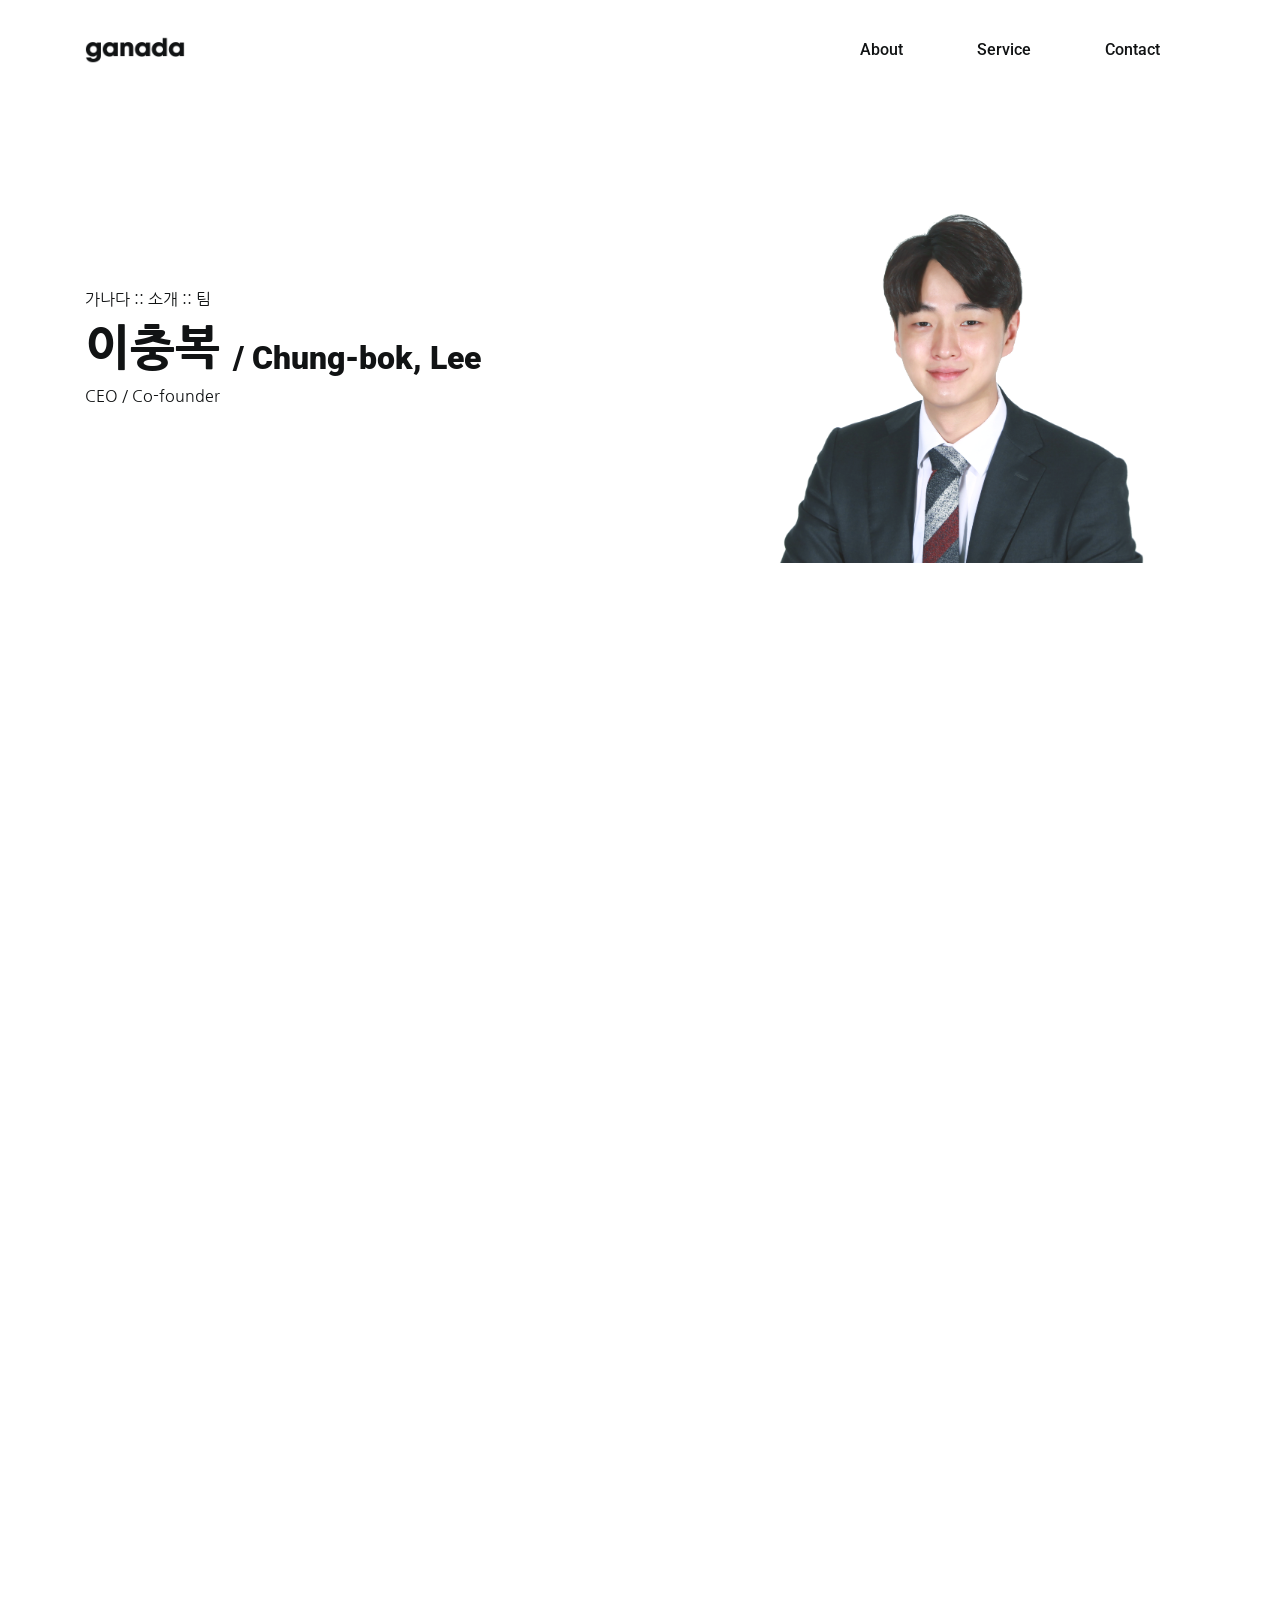
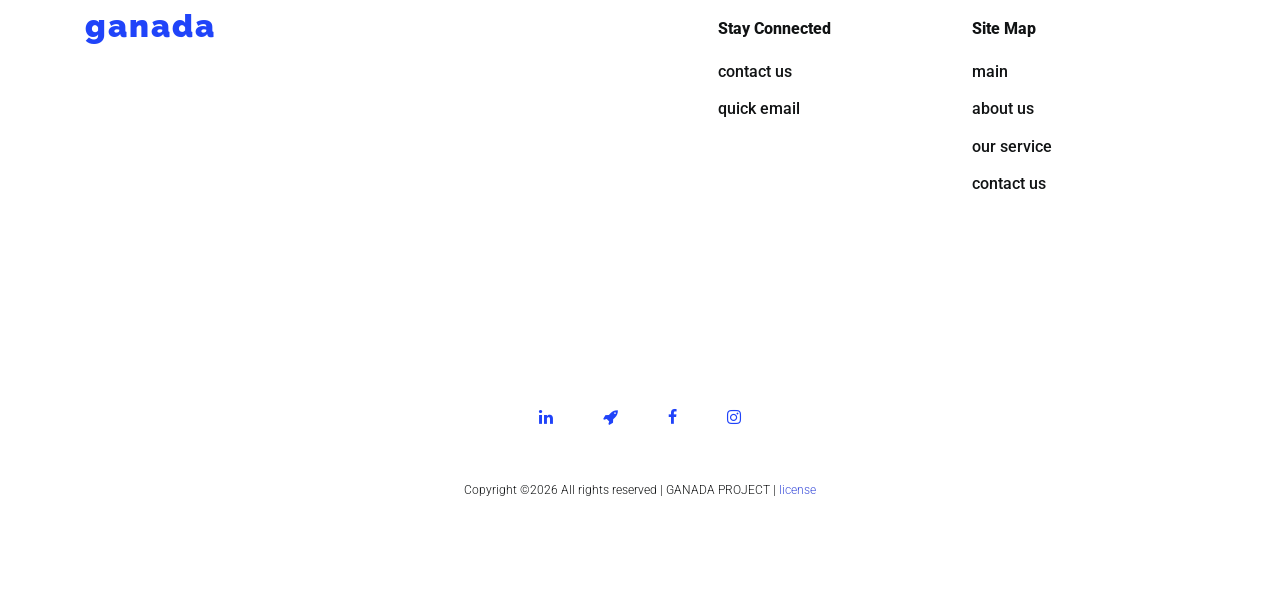
<file: about-chungboklee.html>
<!DOCTYPE html>
<html lang="ko">
<head>
<title>Ganada/about</title>
<meta charset="utf-8">
<meta name="viewport" content="width=device-width, initial-scale=1, shrink-to-fit=no">
<meta name="description" content="Ganada Project is the project-based starts-up company based in South Korea."/>
<meta name="keywords" content="ganada,project,startsup,wearbe,웨어비,가나다,프로젝트,가나다프로젝트,ganadaproject"/>
<meta name="author" content="Ganada Project"/>
<link rel="icon" href="favicon.png" type="image/png" sizes="16x16">
<!--★Social-tag★-->
<meta property="og:image" content="images/socialshare.png"/>
<meta property="og:type" content="website"/>
<meta property="og:url" content="https://ganadaproject.com/about-chungboklee.html"/>
<meta property="og:title" content="Ganada Project"/>
<meta property="og:description" content="Ganada Project is the project-based starts-up company based in South Korea."/>
<!--★Fonts★-->
<link href="https://fonts.googleapis.com/css?family=Roboto:300,400,700,900" rel="stylesheet">
<link href="https://fonts.googleapis.com/css?family=Nanum+Gothic:400,700,800|Raleway:500,900&display=swap" rel="stylesheet">
<!--★Icons★-->
<link rel="stylesheet" href="fonts/icomoon/style.css">
<link rel="stylesheet" href="fonts/flaticon/font/flaticon.css">
<link rel="stylesheet" type="text/css" href="fonts/flaticon/font/flaticon.css">
<!--★Plug-ins★-->
<link rel="stylesheet" href="css/bootstrap.min.css">
<link rel="stylesheet" href="css/bootstrap-datepicker.css">
<link rel="stylesheet" href="css/jquery.fancybox.min.css">
<link rel="stylesheet" href="css/owl.carousel.min.css">
<link rel="stylesheet" href="css/owl.theme.default.min.css">
<link rel="stylesheet" href="css/aos.css">
<!--★Universal CSS★-->
<link rel="stylesheet" href="css/style.css">
</head>



<body data-spy="scroll" data-target=".site-navbar-target" data-offset="300">

   

<div class="site-wrap" id="home-section">



<div class="site-mobile-menu site-navbar-target">
<div class="site-mobile-menu-header">
<div class="site-mobile-menu-close mt-3">
<span class="icon-close2 js-menu-toggle"></span>
</div>
</div>
<div class="site-mobile-menu-body"></div>
</div>


<!--★Universal Nav Bar(uv:1.002) begins★-->
<header class="site-navbar site-navbar-target" role="banner">
<div class="container">
<div class="row align-items-center position-relative">
<div class="col-3">
<div class="site-logo">
<a href="index.html" class="font-weight-bold"><img class="img-fluid" src="images/logo.png"></a>
</div>
</div>
<div class="col-9  text-right">  
<span class="d-inline-block d-lg-none"><a href="#" class="font-primary site-menu-toggle js-menu-toggle py-5">
<span class="icon-menu h3 font-primary"></span></a></span>
<nav class="site-navigation text-right ml-auto d-none d-lg-block" role="navigation">
<ul class="site-menu main-menu js-clone-nav ml-auto ">
<li><a href="about.html" class="nav-link">About</a></li>
<li><a href="services.html" class="nav-link">Service</a></li>
<li><a href="contact.html" class="nav-link">Contact</a></li>
</ul>
</nav>
</div>
</div>
</div>
</header>
<!--★Universal Nav Bar ends★-->



<!--★DIV:About/Main-block begins★-->
<div class="ftco-blocks-cover-1">
<div class="site-section-cover about-teammember-half-bg-cblee" data-aos="fade-left">
<div class="container">
<div class="row align-items-center justify-content-start">
<div class="site-section-main-text col-lg-8">
<h2 class="font-primary font-kr" data-aos="fade" data-aos-delay="700">가나다 :: 소개 :: 팀</h2>
<h1 class="about-team-name-kr font-primary font-kr font-weight-primary"  data-aos="fade-up" data-aos-delay="500">이충복 
<span class="about-smalltitle-eng">/ Chung-bok, Lee</span></h1>
<h2 class="font-primary font-kr" data-aos="fade-up" data-aos-delay="500">CEO / Co-founder</h2>
</div>
</div>
</div>
</div>
</div>
<!--★DIV:About/Main-block ends★-->



<!--★DIV:About/Ganada Project Intro begins★-->
<div class="site-section-about about-me">
<div class="container">
<div class="row align-items-center">
<div class="col-md-6 mb-5 mb-md-0">
<img src="images/about/about-intro-main.png" alt="Image" class="img-fluid" data-aos="fade-up">
</div>
<div class="col-md-5 ml-auto">
<h2 class="font-primary mb-5 font-weight-primary font-kr" data-aos="fade-up" data-aos-delay="100">이충복 / Chung-bok, Lee</h2>
<blockquote class="font-kr font-breaks quote-about-company font-weight-2nd" data-aos="fade-up" data-aos-delay="100">
<p>기획총괄 · 디자인총괄
</p>
</blockquote>
<p class="font-kr font-breaks" data-aos="fade-up" data-aos-delay="200">
시대가 변함에 따라 기업과 소비자의 관계는 기이단금 같은 존재로 발전 되었습니다.
모두가 스크린 속에서 기업들의 이야기를 접할 수 있게 되었고, 또한 기업의 발전을 위해 참여까지 할 수 있는 세상이 되었습니다.
서비스 기획부터 배포까지 사람들에게 다가가는 발자취는, 보는 이들로 하여금; '이해하기 쉬운', '뒤쳐지지 않은' 모습을 보여야 한다고 생각합니다.
항상 모든 단계를 design-oriented 된 자세로 기획하며, 편하고 반가운 친구처럼 소비자에게 다가가기 위해 노력합니다.
혁신적인 생각을 모두의 일상으로 스며들 수 있도록 고찰합니다.</p>
           

<div class="social-icons-about mt-5 mb-5" data-aos="fade-up" data-aos-delay="300">
<a href="https://chungboklee.github.io" target="_blank"><span class="icon-link"></span></a>    
<a href="https://www.linkedin.com/in/chungbok" target="_blank"><span class="icon-linkedin"></span></a>
<a href="https://www.facebook.com/chungbok" target="_blank"><span class="icon-facebook"></span></a>
<a href="http://instagram.com/cb.on" target="_blank"><span class="icon-instagram"></span></a>
<a href="https://www.rocketpunch.com/@chungbok" target="_blank"><span class="icon-rocket"></span></a>
</div>
</div>
</div>
</div>
</div>
<!--★DIV:About/Ganada Project Intro ends★-->



<!--★DIV:About/Team Profile begins★ (ver1.00000001)-->
<div class="site-section">
<div class="container">
<div class="row">

<!--chung-bok-->
<div class="col-lg-4" data-aos="fade-up" data-aos-delay="">
<div class="feature-about active">
<span class="wrap-icon"><img src="images/team/cblee.png"></span>
<h2 class="heading font-primary font-weight-2nd"><section class="font-kr">이충복</section>
<section class="font-eng font-size-12 mt-1">Chung-bok, Lee</section></h2>
<p class="font-size-12"><section class="font-eng">CEO/Co-Founder</section>
<section class="font-kr mb-5">기획총괄 · 디자인총괄</section></p>
<p><a href="#" class="visibility-hidden button-big font-eng font-primary font-weight-2nd mt-2">more<span class="icon-keyboard_arrow_right"></span></a></p>
</div>
</div>

<!--hyun-jong-->
<div class="col-lg-4" data-aos="fade-up" data-aos-delay="100">
<div class="feature-about">
<span class="wrap-icon"><img src="images/team/hjshin.png"></span>
<h2 class="heading font-primary font-weight-2nd"><section class="font-kr">신현종</section>
<section class="font-eng font-size-12 mt-1">Hyun-jong, Shin</section></h2>
<p class="font-size-12"><section class="font-eng">CTO/Co-Founder</section>
<section class="font-kr mb-5">개발총괄</section></p>
<p><a href="about-hyeonjongshin.html" class="button-big font-eng font-primary font-weight-2nd mt-2">more<span class="icon-keyboard_arrow_right"></span></a></p>
</div>
</div>

<!--jee-woo-->
<div class="col-lg-4" data-aos="fade-up" data-aos-delay="200">
<div class="feature-about">
<span class="wrap-icon"><img src="images/team/jwyoon.png"></span>
<h2 class="heading font-primary font-weight-2nd"><section class="font-kr">윤지우</section>
<section class="font-eng font-size-12 mt-1">Jee-woo, Yoon</section></h2>
<p class="font-size-12"><section class="font-eng">Machine Learning Eng.</section>
<section class="font-kr mb-5">머신러닝 엔지니어</section></p>
<p><a href="about-jeewooyoon.html" class="button-big font-eng font-primary font-weight-2nd mt-2">more<span class="icon-keyboard_arrow_right"></span></a></p>
</div>
</div>

<!--yong-su-->
<div class="col-lg-4" data-aos="fade-up" data-aos-delay="">
<div class="feature-about">
<span class="wrap-icon"><img src="images/team/ysjung.png"></span>
<h2 class="heading font-primary font-weight-2nd"><section class="font-kr">정용수</section>
<section class="font-eng font-size-12 mt-1">Yong-su, Jung</section></h2>
<p class="font-size-12"><section class="font-eng">Marketing Director</section>
<section class="font-kr mb-5">마케팅총괄 · 영업총괄</section></p>
<p><a href="about-yongsujung.html" class="button-big font-eng font-primary font-weight-2nd mt-2">more<span class="icon-keyboard_arrow_right"></span></a></p>
</div>
</div>

<!--jung-hyeon-->
<div class="col-lg-4" data-aos="fade-up" data-aos-delay="100">
<div class="feature-about">
<span class="wrap-icon"><img src="images/team/jhlee.png"></span>
<h2 class="heading font-primary font-weight-2nd"><section class="font-kr">이정현</section>
<section class="font-eng font-size-12 mt-1">Jung-hyeon, Lee</section></h2>
<p class="font-size-12"><section class="font-eng">DB Architect</section>
<section class="font-kr mb-5">데이터베이스 아키텍트</section></p>
<p><a href="about-junghyeonlee.html" class="button-big font-eng font-primary font-weight-2nd mt-2">more<span class="icon-keyboard_arrow_right"></span></a></p>
</div>
</div>

<!--jun-hyung-->
<div class="col-lg-4" data-aos="fade-up" data-aos-delay="200">
<div class="feature-about">
<span class="wrap-icon"><img src="images/team/jhkwon.png"></span>
<h2 class="heading font-primary font-weight-2nd"><section class="font-kr">권준형</section>
<section class="font-eng font-size-12 mt-1">Jun-hyung, Kwon</section></h2>
<p class="font-size-12"><section class="font-eng">Front-end Eng.</section>
<section class="font-kr mb-5">프론트엔드 엔지니어</section></p>
<p><a href="about-junhyungkwon.html" class="button-big font-eng font-primary font-weight-2nd mt-2">more<span class="icon-keyboard_arrow_right"></span></a></p>
</div>
</div>

</div>
</div>
</div>
<!--★DIV:About/Team Profile ends★-->



<!--★DIV:Bottom Head line begins★-->
<div class="site-section" data-aos="fade-up">
<div class="container">
<div class="row justify-content-center bg-tertiary">
<div class="col-md-8">
<h2 class="font-kr font-primary font-weight-2nd mb-5">가나다의 비전은 뚜렷합니다.</h2>
<p><a href="contact.html" class="button-big font-kr font-primary font-weight-2nd mt-2 visibility-hidden">hidden</a></p>    
</div>
</div>
</div>
</div>
<!--★DIV:Bottom Head line ends★-->



<!--★Universal Footer(uv:1.003) begins★-->
<div class="footer site-section">

<div class="container">
<div class="row">
<div class="col-md-3">
<div class="site-logo-footer">
<a href="index.html">ganada</a>
</div> 
</div>
<div class="col-md-8 ml-auto">
<div class="row">
<div class="col-md-4 ml-auto">
<ul class="list-unstyled links font-eng">
<li><p><section class="font-primary"><b>Stay Connected</b></section></p></blockquote></li>
<li><a href="contact.html">Contact Us</a></li>
<li><a href="mailto:contact@ganadaproject.com?subject=Contact Request">Quick Email</a></li>
</ul>
</div>
<div class="col-md-4">
<ul class="list-unstyled links font-eng">
<li><p><section class="font-primary"><b>Site Map</b></section></p></blockquote></li>
<li><a href="index.html">Main</a></li>
<li><a href="about.html">About us</a></li>
<li><a href="services.html">Our service</a></li>
<li><a href="contact.html">Contact us</a></li>
</ul>
</div>
</div>
</div>
</div>
</div>
</div>

<div class="site-section">
<div class="container">
<div class="row mb-4 text-center">
<div class="col social-icons-footer">
<a href="https://www.linkedin.com/company/ganadaproject" target="_blank"><span class="m-2 icon-linkedin"></span></a>
<a href="https://www.rocketpunch.com/companies/ganadaproject" target="_blank"><span class="m-2 icon-rocket"></span></a>
<a href="https://www.facebook.com/ganadaproject" target="_blank"><span class="m-2 icon-facebook"></span></a>
<a href="http://instagram.com/ganadaproject" target="_blank"><span class="m-2 icon-instagram"></span></a>
</div>
</div>
<div class="row mt-5 justify-content-center">
<div class="col-md-7 text-center">
<p class="font-eng font-size-12">
Copyright &copy;<script>document.write(new Date().getFullYear());</script> All rights reserved | GANADA PROJECT | <a href="license.html">license</a>
</p>
</div>
</div>
</div>
</div>

</div>
<!--★Universal Footer ends★-->



    <script src="js/jquery-3.3.1.min.js"></script>
    <script src="js/jquery-migrate-3.0.0.js"></script>
    <script src="js/popper.min.js"></script>
    <script src="js/bootstrap.min.js"></script>
    <script src="js/owl.carousel.min.js"></script>
    <script src="js/jquery.sticky.js"></script>
    <script src="js/jquery.waypoints.min.js"></script>
    <script src="js/jquery.animateNumber.min.js"></script>
    <script src="js/jquery.fancybox.min.js"></script>
    <script src="js/jquery.stellar.min.js"></script>
    <script src="js/jquery.easing.1.3.js"></script>
    <script src="js/bootstrap-datepicker.min.js"></script>
    <script src="js/isotope.pkgd.min.js"></script>
    <script src="js/aos.js"></script>
  

    <script src="js/typed.js"></script>
            <script>
            var typed = new Typed('.typed-words', {
            strings: ["관찰합니다","연구합니다","개발합니다","창출합니다"],
            typeSpeed: 80,
            backSpeed: 80,
            backDelay: 1800,
            startDelay: 100,
            loop: true,
            showCursor: true
            });
            </script>


    <script src="js/main.js"></script>

  </body>

</html>
</file>
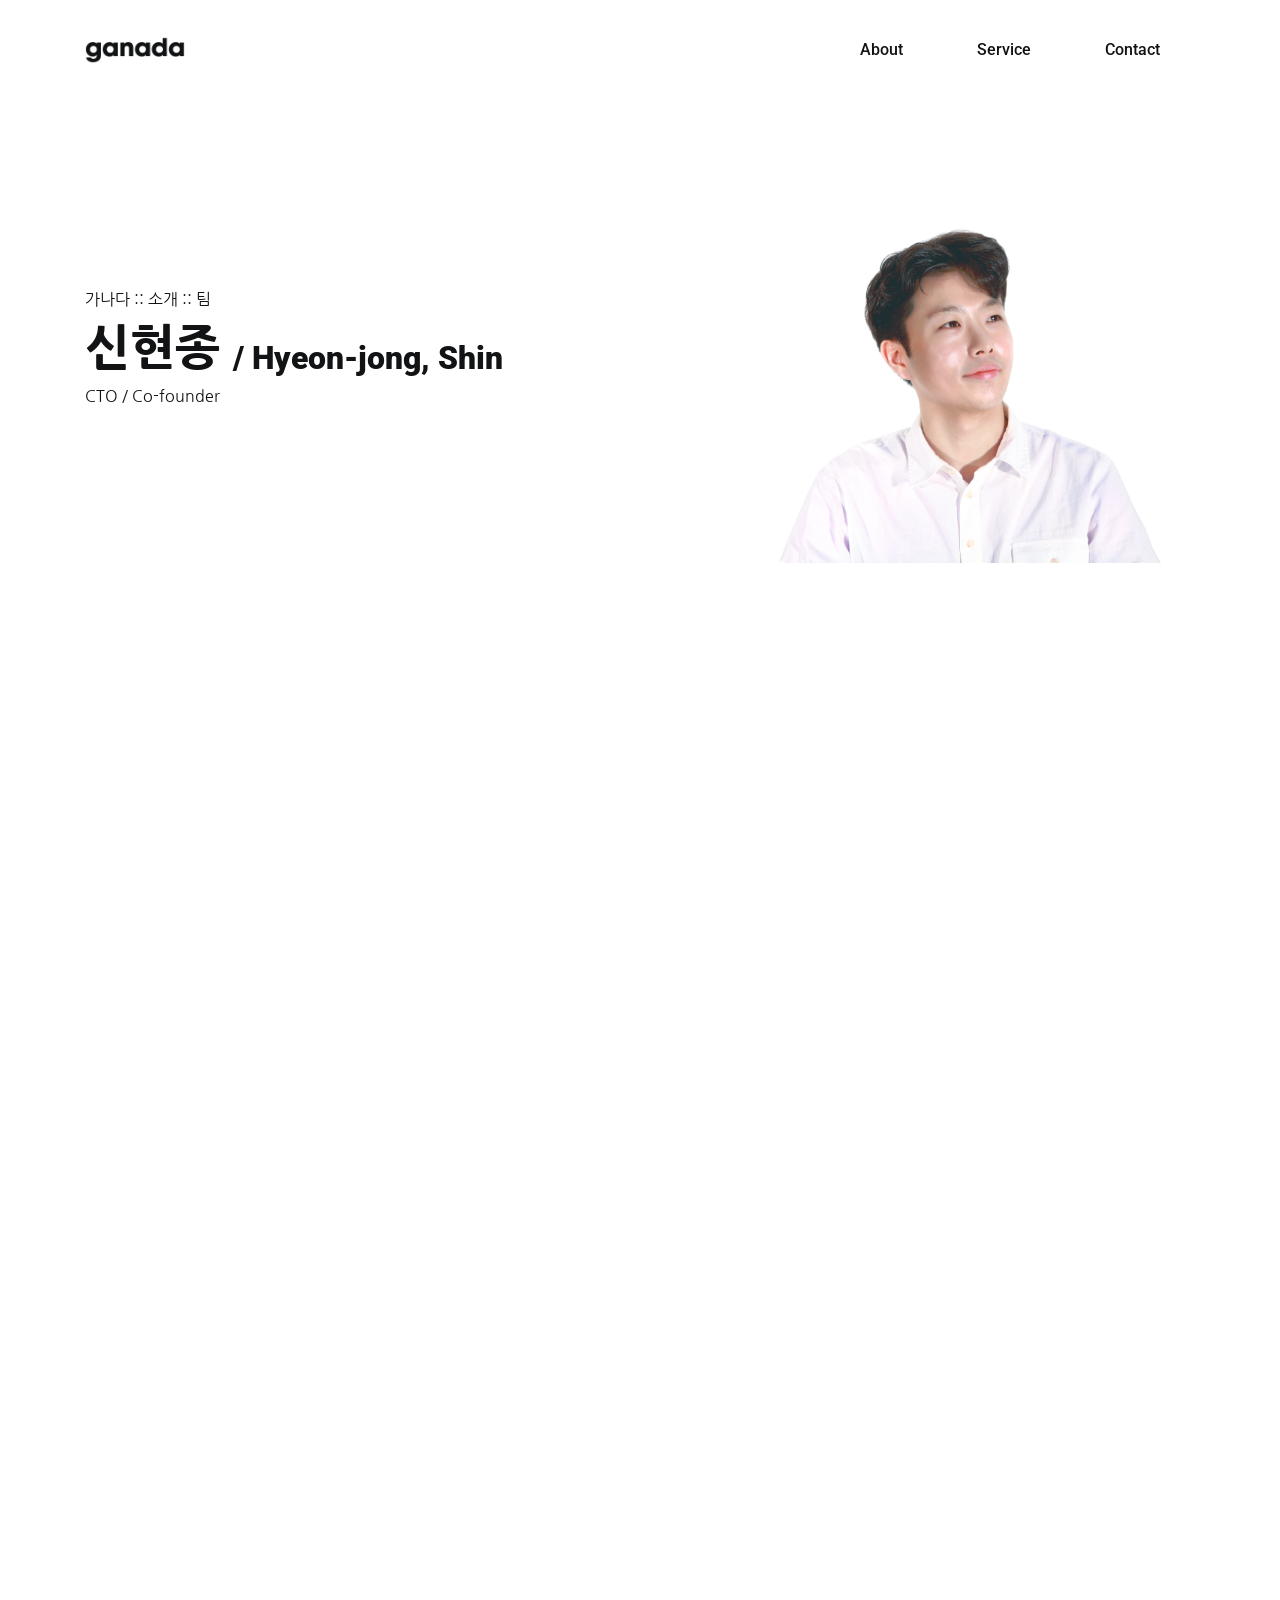
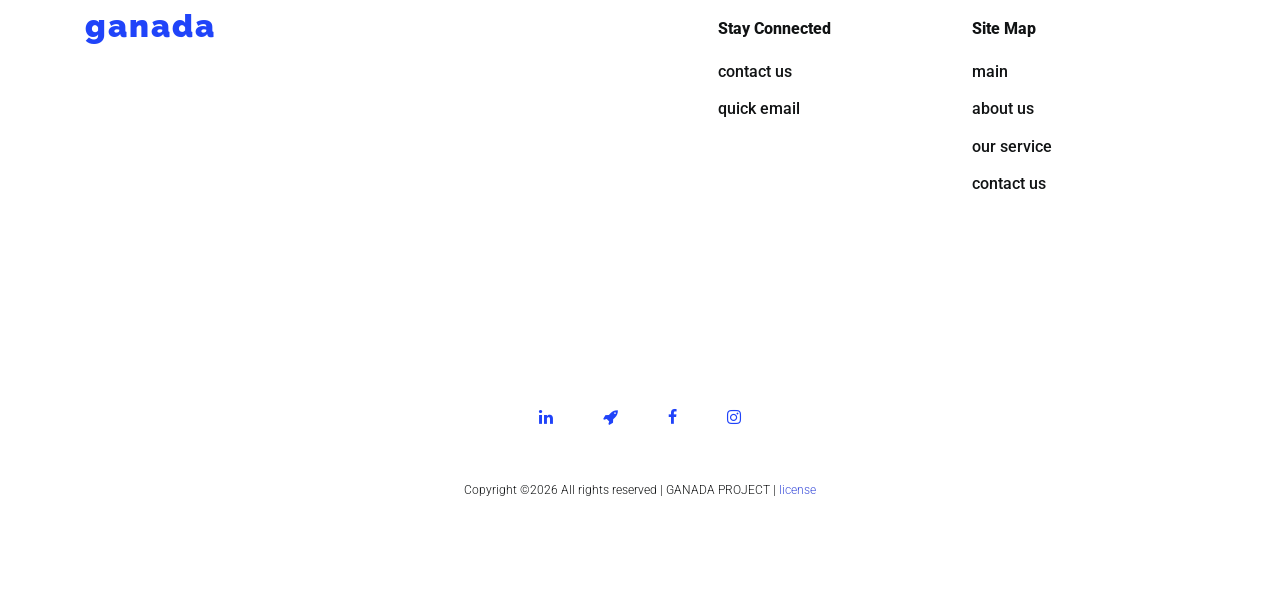
<file: about-hyeonjongshin.html>
<!DOCTYPE html>
<html lang="ko">
<head>
<title>Ganada/about</title>
<meta charset="utf-8">
<meta name="viewport" content="width=device-width, initial-scale=1, shrink-to-fit=no">
<meta name="description" content="Ganada Project is the project-based starts-up company based in South Korea."/>
<meta name="keywords" content="ganada,project,startsup,wearbe,웨어비,가나다,프로젝트,가나다프로젝트,ganadaproject"/>
<meta name="author" content="Ganada Project"/>
<link rel="icon" href="favicon.png" type="image/png" sizes="16x16">
<!--★Social-tag★-->
<meta property="og:image" content="images/socialshare.png"/>
<meta property="og:type" content="website"/>
<meta property="og:url" content="https://ganadaproject.com/about-hyeonjongshin.html"/>
<meta property="og:title" content="Ganada Project"/>
<meta property="og:description" content="Ganada Project is the project-based starts-up company based in South Korea."/>
<!--★Fonts★-->
<link href="https://fonts.googleapis.com/css?family=Roboto:300,400,700,900" rel="stylesheet">
<link href="https://fonts.googleapis.com/css?family=Nanum+Gothic:400,700,800|Raleway:500,900&display=swap" rel="stylesheet">
<!--★Icons★-->
<link rel="stylesheet" href="fonts/icomoon/style.css">
<link rel="stylesheet" href="fonts/flaticon/font/flaticon.css">
<link rel="stylesheet" type="text/css" href="fonts/flaticon/font/flaticon.css">
<!--★Plug-ins★-->
<link rel="stylesheet" href="css/bootstrap.min.css">
<link rel="stylesheet" href="css/bootstrap-datepicker.css">
<link rel="stylesheet" href="css/jquery.fancybox.min.css">
<link rel="stylesheet" href="css/owl.carousel.min.css">
<link rel="stylesheet" href="css/owl.theme.default.min.css">
<link rel="stylesheet" href="css/aos.css">
<!--★Universal CSS★-->
<link rel="stylesheet" href="css/style.css">
</head>



<body data-spy="scroll" data-target=".site-navbar-target" data-offset="300">

   

<div class="site-wrap" id="home-section">



<div class="site-mobile-menu site-navbar-target">
<div class="site-mobile-menu-header">
<div class="site-mobile-menu-close mt-3">
<span class="icon-close2 js-menu-toggle"></span>
</div>
</div>
<div class="site-mobile-menu-body"></div>
</div>



<!--★Universal Nav Bar(uv:1.002) begins★-->
<header class="site-navbar site-navbar-target" role="banner">
<div class="container">
<div class="row align-items-center position-relative">
<div class="col-3">
<div class="site-logo">
<a href="index.html" class="font-weight-bold"><img class="img-fluid" src="images/logo.png"></a>
</div>
</div>
<div class="col-9  text-right">  
<span class="d-inline-block d-lg-none"><a href="#" class="font-primary site-menu-toggle js-menu-toggle py-5">
<span class="icon-menu h3 font-primary"></span></a></span>
<nav class="site-navigation text-right ml-auto d-none d-lg-block" role="navigation">
<ul class="site-menu main-menu js-clone-nav ml-auto ">
<li><a href="about.html" class="nav-link">About</a></li>
<li><a href="services.html" class="nav-link">Service</a></li>
<li><a href="contact.html" class="nav-link">Contact</a></li>
</ul>
</nav>
</div>
</div>
</div>
</header>
<!--★Universal Nav Bar ends★-->



<!--★DIV:About/Main-block begins★-->
<div class="ftco-blocks-cover-1">
<div class="site-section-cover about-teammember-half-bg-hjshin" data-aos="fade-left">
<div class="container">
<div class="row align-items-center justify-content-start">
<div class="site-section-main-text col-lg-8">
<h2 class="font-primary font-kr" data-aos="fade" data-aos-delay="700">가나다 :: 소개 :: 팀</h2>
<h1 class="about-team-name-kr font-primary font-kr font-weight-primary"  data-aos="fade-up" data-aos-delay="500">신현종
<span class="about-smalltitle-eng">/ Hyeon-jong, Shin</span></h1>
<h2 class="font-primary font-kr" data-aos="fade-up" data-aos-delay="500">CTO / Co-founder</h2>
</div>
</div>
</div>
</div>
</div>
<!--★DIV:About/Main-block ends★-->



<!--★DIV:About/Ganada Project Intro begins★-->
<div class="site-section-about about-me">
<div class="container">
<div class="row align-items-center">
<div class="col-md-6 mb-5 mb-md-0">
<img src="images/about/about-intro-main.png" alt="Image" class="img-fluid" data-aos="fade-up">
</div>
<div class="col-md-5 ml-auto">
<h2 class="font-primary mb-5 font-weight-primary font-kr" data-aos="fade-up" data-aos-delay="100">신현종 / Hyeon-jong, Shin</h2>
<blockquote class="font-kr font-breaks quote-about-company font-weight-2nd" data-aos="fade-up" data-aos-delay="100">
<p>개발총괄
</p>
</blockquote>
<p class="font-kr font-breaks" data-aos="fade-up" data-aos-delay="200">
한양대학교 컴퓨터공학 학부시절 경계없는 다양한 서비스들을 구축해본 경험이 있습니다. 또한 역량을 인정받아 알고리즘 랩스 등 유망한 스타트업에서 능력을 보였으며,
그 어떠한 서비스라도 디자인적인 감각으로 기획하고 구현할 수 있는 능력을 갖추고 있습니다. 가나다의 첫번째 서비스인 웨어비의 미래 소비자들의 입장이 되어서,
더욱 편리한 온라인 패션쇼핑 경험을 제공하고자 솔루션 개발에 열정을 쏟고 있습니다.  
</p>
           

<div class="social-icons-about mt-5 mb-5" data-aos="fade-up" data-aos-delay="300">
<a href="https://github.com/ShinHyunJong" target="_blank"><span class="icon-link"></span></a>    
<!--<a href="https://www.linkedin.com/in/chungbok" target="_blank"><span class="icon-linkedin"></span></a>-->
<a href="https://www.facebook.com/kashiashin" target="_blank"><span class="icon-facebook"></span></a>
<!--<a href="http://instagram.com/cb.on" target="_blank"><span class="icon-instagram"></span></a>-->
<!--<a href="https://www.rocketpunch.com/@chungbok" target="_blank"><span class="icon-rocket"></span></a>-->
</div>
</div>
</div>
</div>
</div>
<!--★DIV:About/Ganada Project Intro ends★-->



<!--★DIV:About/Team Profile begins★ (ver1.00000001)-->
<div class="site-section">
<div class="container">
<div class="row">

<!--chung-bok-->
<div class="col-lg-4" data-aos="fade-up" data-aos-delay="">
<div class="feature-about">
<span class="wrap-icon"><img src="images/team/cblee.png"></span>
<h2 class="heading font-primary font-weight-2nd"><section class="font-kr">이충복</section>
<section class="font-eng font-size-12 mt-1">Chung-bok, Lee</section></h2>
<p class="font-size-12"><section class="font-eng">CEO/Co-Founder</section>
<section class="font-kr mb-5">기획총괄 · 디자인총괄</section></p>
<p><a href="about-chungboklee.html" class="button-big font-eng font-primary font-weight-2nd mt-2">more<span class="icon-keyboard_arrow_right"></span></a></p>
</div>
</div>

<!--hyun-jong-->
<div class="col-lg-4" data-aos="fade-up" data-aos-delay="100">
<div class="feature-about active">
<span class="wrap-icon"><img src="images/team/hjshin.png"></span>
<h2 class="heading font-primary font-weight-2nd"><section class="font-kr">신현종</section>
<section class="font-eng font-size-12 mt-1">Hyun-jong, Shin</section></h2>
<p class="font-size-12"><section class="font-eng">CTO/Co-Founder</section>
<section class="font-kr mb-5">개발총괄</section></p>
<p><a href="#" class="visibility-hidden button-big font-eng font-primary font-weight-2nd mt-2">more<span class="icon-keyboard_arrow_right"></span></a></p>
</div>
</div>

<!--jee-woo-->
<div class="col-lg-4" data-aos="fade-up" data-aos-delay="200">
<div class="feature-about">
<span class="wrap-icon"><img src="images/team/jwyoon.png"></span>
<h2 class="heading font-primary font-weight-2nd"><section class="font-kr">윤지우</section>
<section class="font-eng font-size-12 mt-1">Jee-woo, Yoon</section></h2>
<p class="font-size-12"><section class="font-eng">Machine Learning Eng.</section>
<section class="font-kr mb-5">머신러닝 엔지니어</section></p>
<p><a href="about-jeewooyoon.html" class="button-big font-eng font-primary font-weight-2nd mt-2">more<span class="icon-keyboard_arrow_right"></span></a></p>
</div>
</div>

<!--yong-su-->
<div class="col-lg-4" data-aos="fade-up" data-aos-delay="">
<div class="feature-about">
<span class="wrap-icon"><img src="images/team/ysjung.png"></span>
<h2 class="heading font-primary font-weight-2nd"><section class="font-kr">정용수</section>
<section class="font-eng font-size-12 mt-1">Yong-su, Jung</section></h2>
<p class="font-size-12"><section class="font-eng">Marketing Director</section>
<section class="font-kr mb-5">마케팅총괄 · 영업총괄</section></p>
<p><a href="about-yongsujung.html" class="button-big font-eng font-primary font-weight-2nd mt-2">more<span class="icon-keyboard_arrow_right"></span></a></p>
</div>
</div>

<!--jung-hyeon-->
<div class="col-lg-4" data-aos="fade-up" data-aos-delay="100">
<div class="feature-about">
<span class="wrap-icon"><img src="images/team/jhlee.png"></span>
<h2 class="heading font-primary font-weight-2nd"><section class="font-kr">이정현</section>
<section class="font-eng font-size-12 mt-1">Jung-hyeon, Lee</section></h2>
<p class="font-size-12"><section class="font-eng">DB Architect</section>
<section class="font-kr mb-5">데이터베이스 아키텍트</section></p>
<p><a href="about-junghyeonlee.html" class="button-big font-eng font-primary font-weight-2nd mt-2">more<span class="icon-keyboard_arrow_right"></span></a></p>
</div>
</div>

<!--jun-hyung-->
<div class="col-lg-4" data-aos="fade-up" data-aos-delay="200">
<div class="feature-about">
<span class="wrap-icon"><img src="images/team/jhkwon.png"></span>
<h2 class="heading font-primary font-weight-2nd"><section class="font-kr">권준형</section>
<section class="font-eng font-size-12 mt-1">Jun-hyung, Kwon</section></h2>
<p class="font-size-12"><section class="font-eng">Front-end Eng.</section>
<section class="font-kr mb-5">프론트엔드 엔지니어</section></p>
<p><a href="about-junhyungkwon.html" class="button-big font-eng font-primary font-weight-2nd mt-2">more<span class="icon-keyboard_arrow_right"></span></a></p>
</div>
</div>

</div>
</div>
</div>
<!--★DIV:About/Team Profile ends★-->



<!--★DIV:Bottom Head line begins★-->
<div class="site-section" data-aos="fade-up">
<div class="container">
<div class="row justify-content-center bg-tertiary">
<div class="col-md-8">
<h2 class="font-kr font-primary font-weight-2nd mb-5">가나다의 비전은 뚜렷합니다.</h2>
<p><a href="contact.html" class="button-big font-kr font-primary font-weight-2nd mt-2 visibility-hidden">hidden</a></p>    
</div>
</div>
</div>
</div>
<!--★DIV:Bottom Head line ends★-->



<!--★Universal Footer(uv:1.003) begins★-->
<div class="footer site-section">

<div class="container">
<div class="row">
<div class="col-md-3">
<div class="site-logo-footer">
<a href="index.html">ganada</a>
</div> 
</div>
<div class="col-md-8 ml-auto">
<div class="row">
<div class="col-md-4 ml-auto">
<ul class="list-unstyled links font-eng">
<li><p><section class="font-primary"><b>Stay Connected</b></section></p></blockquote></li>
<li><a href="contact.html">Contact Us</a></li>
<li><a href="mailto:contact@ganadaproject.com?subject=Contact Request">Quick Email</a></li>
</ul>
</div>
<div class="col-md-4">
<ul class="list-unstyled links font-eng">
<li><p><section class="font-primary"><b>Site Map</b></section></p></blockquote></li>
<li><a href="index.html">Main</a></li>
<li><a href="about.html">About us</a></li>
<li><a href="services.html">Our service</a></li>
<li><a href="contact.html">Contact us</a></li>
</ul>
</div>
</div>
</div>
</div>
</div>
</div>

<div class="site-section">
<div class="container">
<div class="row mb-4 text-center">
<div class="col social-icons-footer">
<a href="https://www.linkedin.com/company/ganadaproject" target="_blank"><span class="m-2 icon-linkedin"></span></a>
<a href="https://www.rocketpunch.com/companies/ganadaproject" target="_blank"><span class="m-2 icon-rocket"></span></a>
<a href="https://www.facebook.com/ganadaproject" target="_blank"><span class="m-2 icon-facebook"></span></a>
<a href="http://instagram.com/ganadaproject" target="_blank"><span class="m-2 icon-instagram"></span></a>
</div>
</div>
<div class="row mt-5 justify-content-center">
<div class="col-md-7 text-center">
<p class="font-eng font-size-12">
Copyright &copy;<script>document.write(new Date().getFullYear());</script> All rights reserved | GANADA PROJECT | <a href="license.html">license</a>
</p>
</div>
</div>
</div>
</div>

</div>
<!--★Universal Footer ends★-->



    <script src="js/jquery-3.3.1.min.js"></script>
    <script src="js/jquery-migrate-3.0.0.js"></script>
    <script src="js/popper.min.js"></script>
    <script src="js/bootstrap.min.js"></script>
    <script src="js/owl.carousel.min.js"></script>
    <script src="js/jquery.sticky.js"></script>
    <script src="js/jquery.waypoints.min.js"></script>
    <script src="js/jquery.animateNumber.min.js"></script>
    <script src="js/jquery.fancybox.min.js"></script>
    <script src="js/jquery.stellar.min.js"></script>
    <script src="js/jquery.easing.1.3.js"></script>
    <script src="js/bootstrap-datepicker.min.js"></script>
    <script src="js/isotope.pkgd.min.js"></script>
    <script src="js/aos.js"></script>
  

    <script src="js/typed.js"></script>
            <script>
            var typed = new Typed('.typed-words', {
            strings: ["관찰합니다","연구합니다","개발합니다","창출합니다"],
            typeSpeed: 80,
            backSpeed: 80,
            backDelay: 1800,
            startDelay: 100,
            loop: true,
            showCursor: true
            });
            </script>


    <script src="js/main.js"></script>

  </body>

</html>
</file>
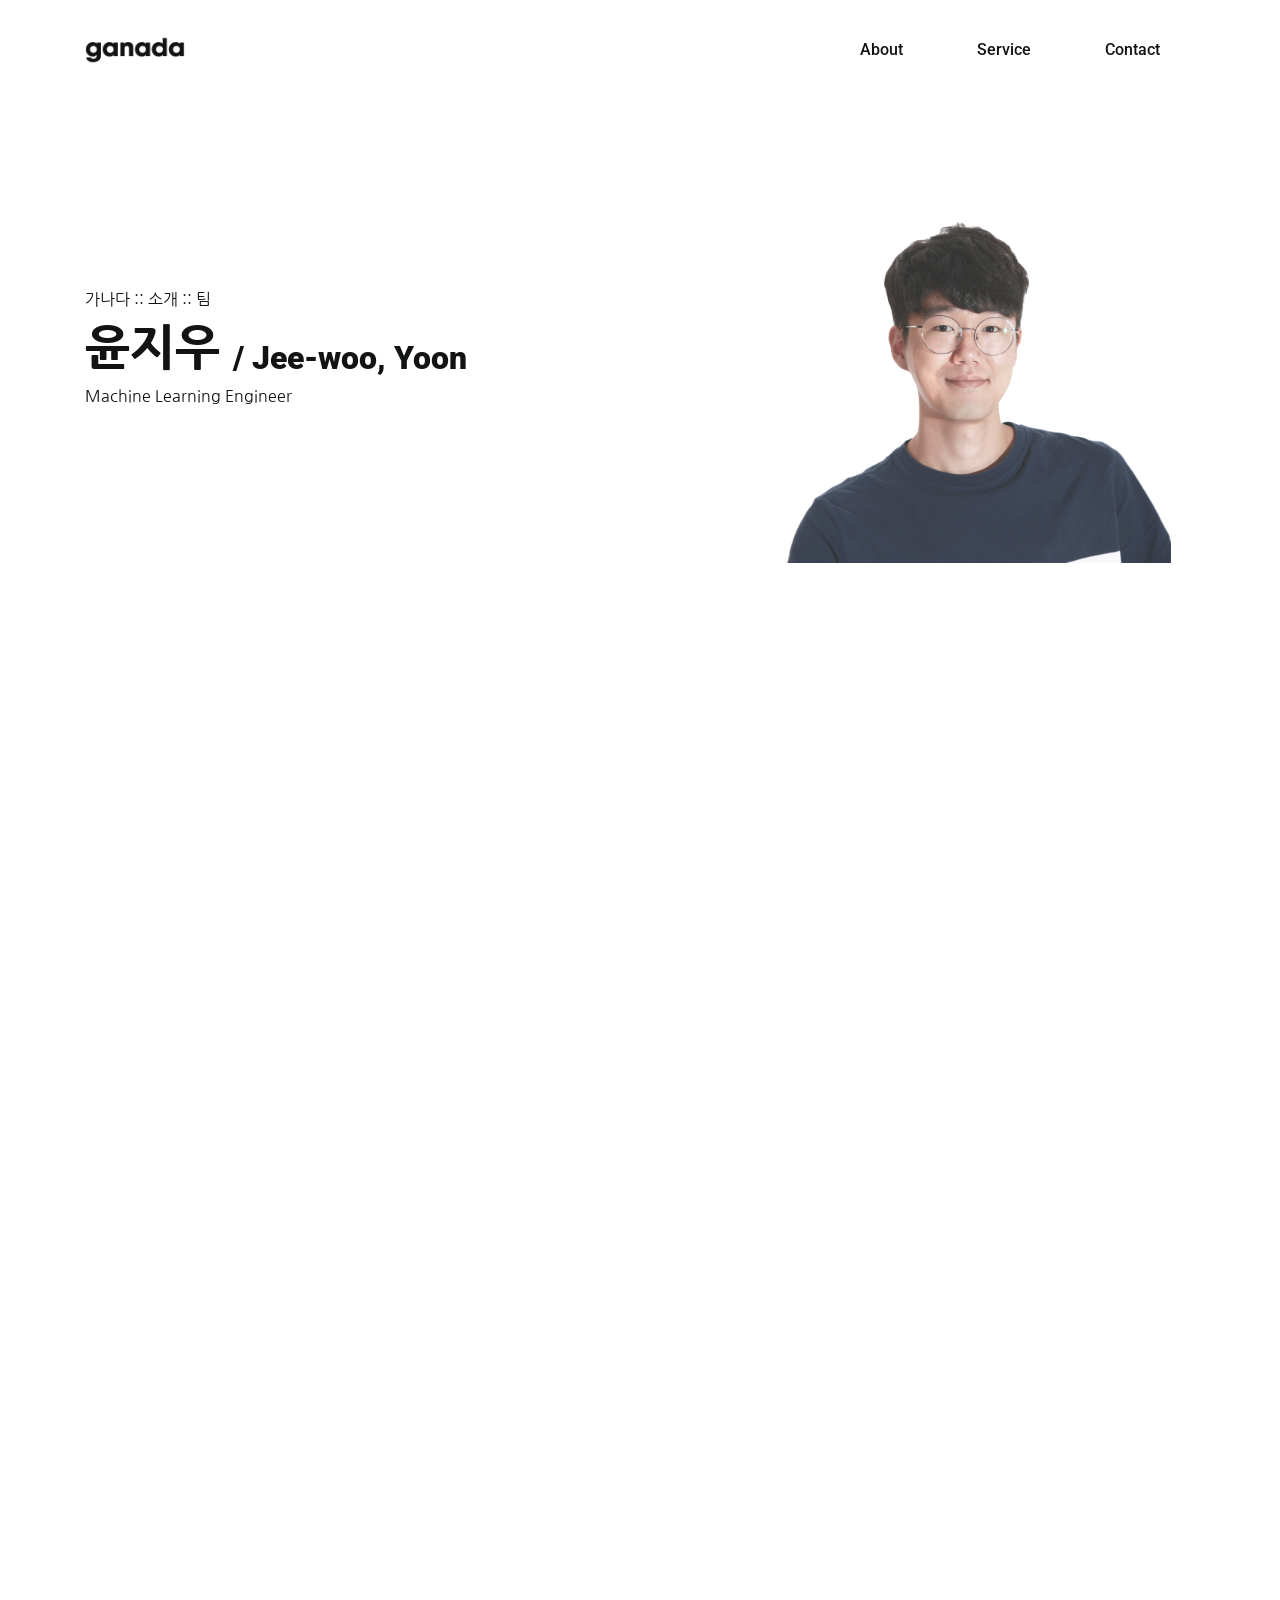
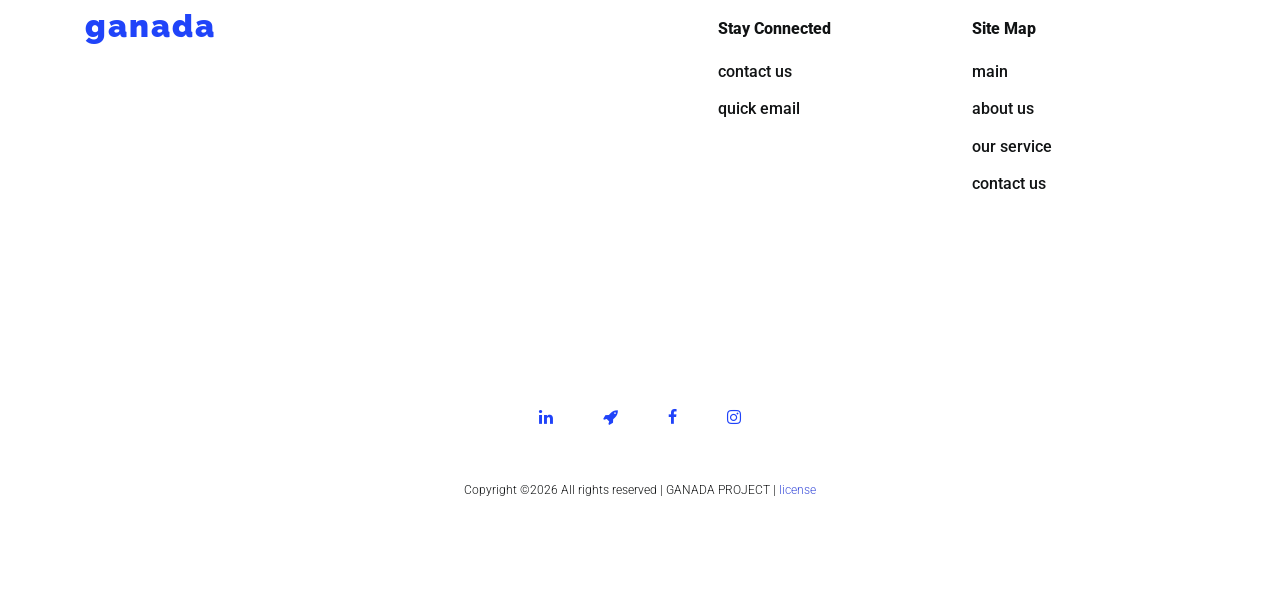
<file: about-jeewooyoon.html>
<!DOCTYPE html>
<html lang="ko">
<head>
<title>Ganada/about</title>
<meta charset="utf-8">
<meta name="viewport" content="width=device-width, initial-scale=1, shrink-to-fit=no">
<meta name="description" content="Ganada Project is the project-based starts-up company based in South Korea."/>
<meta name="keywords" content="ganada,project,startsup,wearbe,웨어비,가나다,프로젝트,가나다프로젝트,ganadaproject"/>
<meta name="author" content="Ganada Project"/>
<link rel="icon" href="favicon.png" type="image/png" sizes="16x16">
<!--★Social-tag★-->
<meta property="og:image" content="images/socialshare.png"/>
<meta property="og:type" content="website"/>
<meta property="og:url" content="https://ganadaproject.com/about-jeewooyoon.html"/>
<meta property="og:title" content="Ganada Project"/>
<meta property="og:description" content="Ganada Project is the project-based starts-up company based in South Korea."/>
<!--★Fonts★-->
<link href="https://fonts.googleapis.com/css?family=Roboto:300,400,700,900" rel="stylesheet">
<link href="https://fonts.googleapis.com/css?family=Nanum+Gothic:400,700,800|Raleway:500,900&display=swap" rel="stylesheet">
<!--★Icons★-->
<link rel="stylesheet" href="fonts/icomoon/style.css">
<link rel="stylesheet" href="fonts/flaticon/font/flaticon.css">
<link rel="stylesheet" type="text/css" href="fonts/flaticon/font/flaticon.css">
<!--★Plug-ins★-->
<link rel="stylesheet" href="css/bootstrap.min.css">
<link rel="stylesheet" href="css/bootstrap-datepicker.css">
<link rel="stylesheet" href="css/jquery.fancybox.min.css">
<link rel="stylesheet" href="css/owl.carousel.min.css">
<link rel="stylesheet" href="css/owl.theme.default.min.css">
<link rel="stylesheet" href="css/aos.css">
<!--★Universal CSS★-->
<link rel="stylesheet" href="css/style.css">
</head>



<body data-spy="scroll" data-target=".site-navbar-target" data-offset="300">

   

<div class="site-wrap" id="home-section">



<div class="site-mobile-menu site-navbar-target">
<div class="site-mobile-menu-header">
<div class="site-mobile-menu-close mt-3">
<span class="icon-close2 js-menu-toggle"></span>
</div>
</div>
<div class="site-mobile-menu-body"></div>
</div>



<!--★Universal Nav Bar(uv:1.002) begins★-->
<header class="site-navbar site-navbar-target" role="banner">
<div class="container">
<div class="row align-items-center position-relative">
<div class="col-3">
<div class="site-logo">
<a href="index.html" class="font-weight-bold"><img class="img-fluid" src="images/logo.png"></a>
</div>
</div>
<div class="col-9  text-right">  
<span class="d-inline-block d-lg-none"><a href="#" class="font-primary site-menu-toggle js-menu-toggle py-5">
<span class="icon-menu h3 font-primary"></span></a></span>
<nav class="site-navigation text-right ml-auto d-none d-lg-block" role="navigation">
<ul class="site-menu main-menu js-clone-nav ml-auto ">
<li><a href="about.html" class="nav-link">About</a></li>
<li><a href="services.html" class="nav-link">Service</a></li>
<li><a href="contact.html" class="nav-link">Contact</a></li>
</ul>
</nav>
</div>
</div>
</div>
</header>
<!--★Universal Nav Bar ends★-->



<!--★DIV:About/Main-block begins★-->
<div class="ftco-blocks-cover-1">
<div class="site-section-cover about-teammember-half-bg-jwyoon" data-aos="fade-left">
<div class="container">
<div class="row align-items-center justify-content-start">
<div class="site-section-main-text col-lg-8">
<h2 class="font-primary font-kr" data-aos="fade" data-aos-delay="700">가나다 :: 소개 :: 팀</h2>
<h1 class="about-team-name-kr font-primary font-kr font-weight-primary"  data-aos="fade-up" data-aos-delay="500">윤지우
<span class="about-smalltitle-eng">/ Jee-woo, Yoon</span></h1>
<h2 class="font-primary font-kr" data-aos="fade-up" data-aos-delay="500">Machine Learning Engineer</h2>
</div>
</div>
</div>
</div>
</div>
<!--★DIV:About/Main-block ends★-->



<!--★DIV:About/Ganada Project Intro begins★-->
<div class="site-section-about about-me">
<div class="container">
<div class="row align-items-center">
<div class="col-md-6 mb-5 mb-md-0">
<img src="images/about/about-intro-main.png" alt="Image" class="img-fluid" data-aos="fade-up">
</div>
<div class="col-md-5 ml-auto">
<h2 class="font-primary mb-5 font-weight-primary font-kr" data-aos="fade-up" data-aos-delay="100">윤지우 / Jee-woo, Yoon</h2>
<blockquote class="font-kr font-breaks quote-about-company font-weight-2nd" data-aos="fade-up" data-aos-delay="100">
<p>머신러닝 엔지니어
</p>
</blockquote>
<p class="font-kr font-breaks" data-aos="fade-up" data-aos-delay="200">
시대가 변함에 따라 기업과 소비자의 관계는 기이단금 같은 존재로 발전 되었습니다.
모두가 스크린 속에서 기업들의 이야기를 접할 수 있게 되었고, 또한 기업의 발전을 위해 참여까지 할 수 있는 세상이 되었습니다.
서비스 기획부터 배포까지 사람들에게 다가가는 발자취는, 보는 이들로 하여금; '이해하기 쉬운', '뒤쳐지지 않은' 모습을 보여야 한다고 생각합니다.
항상 모든 단계를 design-oriented 된 자세로 기획하며, 편하고 반가운 친구처럼 소비자에게 다가가기 위해 노력합니다.
혁신적인 생각을 모두의 일상으로 스며들 수 있도록 고찰합니다.</p>
           

<div class="social-icons-about mt-5 mb-5" data-aos="fade-up" data-aos-delay="300">
<a href="https://yoonjeewoo.github.io" target="_blank"><span class="icon-link"></span></a>    
<!--<a href="https://www.linkedin.com/in/chungbok" target="_blank"><span class="icon-linkedin"></span></a>-->
<a href="https://www.facebook.com/profile.php?id=100011943345844" target="_blank"><span class="icon-facebook"></span></a>
<!--<a href="http://instagram.com/cb.on" target="_blank"><span class="icon-instagram"></span></a>-->
<a href="https://www.rocketpunch.com/@chungbok" target="_blank"><span class="icon-rocket"></span></a>
</div>
</div>
</div>
</div>
</div>
<!--★DIV:About/Ganada Project Intro ends★-->



<!--★DIV:About/Team Profile begins★ (ver1.00000001)-->
<div class="site-section">
<div class="container">
<div class="row">

<!--chung-bok-->
<div class="col-lg-4" data-aos="fade-up" data-aos-delay="">
<div class="feature-about">
<span class="wrap-icon"><img src="images/team/cblee.png"></span>
<h2 class="heading font-primary font-weight-2nd"><section class="font-kr">이충복</section>
<section class="font-eng font-size-12 mt-1">Chung-bok, Lee</section></h2>
<p class="font-size-12"><section class="font-eng">CEO/Co-Founder</section>
<section class="font-kr mb-5">기획총괄 · 디자인총괄</section></p>
<p><a href="about-chungboklee.html" class="button-big font-eng font-primary font-weight-2nd mt-2">more<span class="icon-keyboard_arrow_right"></span></a></p>
</div>
</div>

<!--hyun-jong-->
<div class="col-lg-4" data-aos="fade-up" data-aos-delay="100">
<div class="feature-about">
<span class="wrap-icon"><img src="images/team/hjshin.png"></span>
<h2 class="heading font-primary font-weight-2nd"><section class="font-kr">신현종</section>
<section class="font-eng font-size-12 mt-1">Hyun-jong, Shin</section></h2>
<p class="font-size-12"><section class="font-eng">CTO/Co-Founder</section>
<section class="font-kr mb-5">개발총괄</section></p>
<p><a href="about-hyeonjongshin.html" class="button-big font-eng font-primary font-weight-2nd mt-2">more<span class="icon-keyboard_arrow_right"></span></a></p>
</div>
</div>

<!--jee-woo-->
<div class="col-lg-4" data-aos="fade-up" data-aos-delay="200">
<div class="feature-about active">
<span class="wrap-icon"><img src="images/team/jwyoon.png"></span>
<h2 class="heading font-primary font-weight-2nd"><section class="font-kr">윤지우</section>
<section class="font-eng font-size-12 mt-1">Jee-woo, Yoon</section></h2>
<p class="font-size-12"><section class="font-eng">Machine Learning Eng.</section>
<section class="font-kr mb-5">머신러닝 엔지니어</section></p>
<p><a href="#" class="visibility-hidden button-big font-eng font-primary font-weight-2nd mt-2">more<span class="icon-keyboard_arrow_right"></span></a></p>
</div>
</div>

<!--yong-su-->
<div class="col-lg-4" data-aos="fade-up" data-aos-delay="">
<div class="feature-about">
<span class="wrap-icon"><img src="images/team/ysjung.png"></span>
<h2 class="heading font-primary font-weight-2nd"><section class="font-kr">정용수</section>
<section class="font-eng font-size-12 mt-1">Yong-su, Jung</section></h2>
<p class="font-size-12"><section class="font-eng">Marketing Director</section>
<section class="font-kr mb-5">마케팅총괄 · 영업총괄</section></p>
<p><a href="about-yongsujung.html" class="button-big font-eng font-primary font-weight-2nd mt-2">more<span class="icon-keyboard_arrow_right"></span></a></p>
</div>
</div>

<!--jung-hyeon-->
<div class="col-lg-4" data-aos="fade-up" data-aos-delay="100">
<div class="feature-about">
<span class="wrap-icon"><img src="images/team/jhlee.png"></span>
<h2 class="heading font-primary font-weight-2nd"><section class="font-kr">이정현</section>
<section class="font-eng font-size-12 mt-1">Jung-hyeon, Lee</section></h2>
<p class="font-size-12"><section class="font-eng">DB Architect</section>
<section class="font-kr mb-5">데이터베이스 아키텍트</section></p>
<p><a href="about-junghyeonlee.html" class="button-big font-eng font-primary font-weight-2nd mt-2">more<span class="icon-keyboard_arrow_right"></span></a></p>
</div>
</div>

<!--jun-hyung-->
<div class="col-lg-4" data-aos="fade-up" data-aos-delay="200">
<div class="feature-about">
<span class="wrap-icon"><img src="images/team/jhkwon.png"></span>
<h2 class="heading font-primary font-weight-2nd"><section class="font-kr">권준형</section>
<section class="font-eng font-size-12 mt-1">Jun-hyung, Kwon</section></h2>
<p class="font-size-12"><section class="font-eng">Front-end Eng.</section>
<section class="font-kr mb-5">프론트엔드 엔지니어</section></p>
<p><a href="about-junhyungkwon.html" class="button-big font-eng font-primary font-weight-2nd mt-2">more<span class="icon-keyboard_arrow_right"></span></a></p>
</div>
</div>

</div>
</div>
</div>
<!--★DIV:About/Team Profile ends★-->



<!--★DIV:Bottom Head line begins★-->
<div class="site-section" data-aos="fade-up">
<div class="container">
<div class="row justify-content-center bg-tertiary">
<div class="col-md-8">
<h2 class="font-kr font-primary font-weight-2nd mb-5">가나다의 비전은 뚜렷합니다.</h2>
<p><a href="contact.html" class="button-big font-kr font-primary font-weight-2nd mt-2 visibility-hidden">hidden</a></p>    
</div>
</div>
</div>
</div>
<!--★DIV:Bottom Head line ends★-->



<!--★Universal Footer(uv:1.003) begins★-->
<div class="footer site-section">

<div class="container">
<div class="row">
<div class="col-md-3">
<div class="site-logo-footer">
<a href="index.html">ganada</a>
</div> 
</div>
<div class="col-md-8 ml-auto">
<div class="row">
<div class="col-md-4 ml-auto">
<ul class="list-unstyled links font-eng">
<li><p><section class="font-primary"><b>Stay Connected</b></section></p></blockquote></li>
<li><a href="contact.html">Contact Us</a></li>
<li><a href="mailto:contact@ganadaproject.com?subject=Contact Request">Quick Email</a></li>
</ul>
</div>
<div class="col-md-4">
<ul class="list-unstyled links font-eng">
<li><p><section class="font-primary"><b>Site Map</b></section></p></blockquote></li>
<li><a href="index.html">Main</a></li>
<li><a href="about.html">About us</a></li>
<li><a href="services.html">Our service</a></li>
<li><a href="contact.html">Contact us</a></li>
</ul>
</div>
</div>
</div>
</div>
</div>
</div>

<div class="site-section">
<div class="container">
<div class="row mb-4 text-center">
<div class="col social-icons-footer">
<a href="https://www.linkedin.com/company/ganadaproject" target="_blank"><span class="m-2 icon-linkedin"></span></a>
<a href="https://www.rocketpunch.com/companies/ganadaproject" target="_blank"><span class="m-2 icon-rocket"></span></a>
<a href="https://www.facebook.com/ganadaproject" target="_blank"><span class="m-2 icon-facebook"></span></a>
<a href="http://instagram.com/ganadaproject" target="_blank"><span class="m-2 icon-instagram"></span></a>
</div>
</div>
<div class="row mt-5 justify-content-center">
<div class="col-md-7 text-center">
<p class="font-eng font-size-12">
Copyright &copy;<script>document.write(new Date().getFullYear());</script> All rights reserved | GANADA PROJECT | <a href="license.html">license</a>
</p>
</div>
</div>
</div>
</div>

</div>
<!--★Universal Footer ends★-->



    <script src="js/jquery-3.3.1.min.js"></script>
    <script src="js/jquery-migrate-3.0.0.js"></script>
    <script src="js/popper.min.js"></script>
    <script src="js/bootstrap.min.js"></script>
    <script src="js/owl.carousel.min.js"></script>
    <script src="js/jquery.sticky.js"></script>
    <script src="js/jquery.waypoints.min.js"></script>
    <script src="js/jquery.animateNumber.min.js"></script>
    <script src="js/jquery.fancybox.min.js"></script>
    <script src="js/jquery.stellar.min.js"></script>
    <script src="js/jquery.easing.1.3.js"></script>
    <script src="js/bootstrap-datepicker.min.js"></script>
    <script src="js/isotope.pkgd.min.js"></script>
    <script src="js/aos.js"></script>
  

    <script src="js/typed.js"></script>
            <script>
            var typed = new Typed('.typed-words', {
            strings: ["관찰합니다","연구합니다","개발합니다","창출합니다"],
            typeSpeed: 80,
            backSpeed: 80,
            backDelay: 1800,
            startDelay: 100,
            loop: true,
            showCursor: true
            });
            </script>


    <script src="js/main.js"></script>

  </body>

</html>
</file>
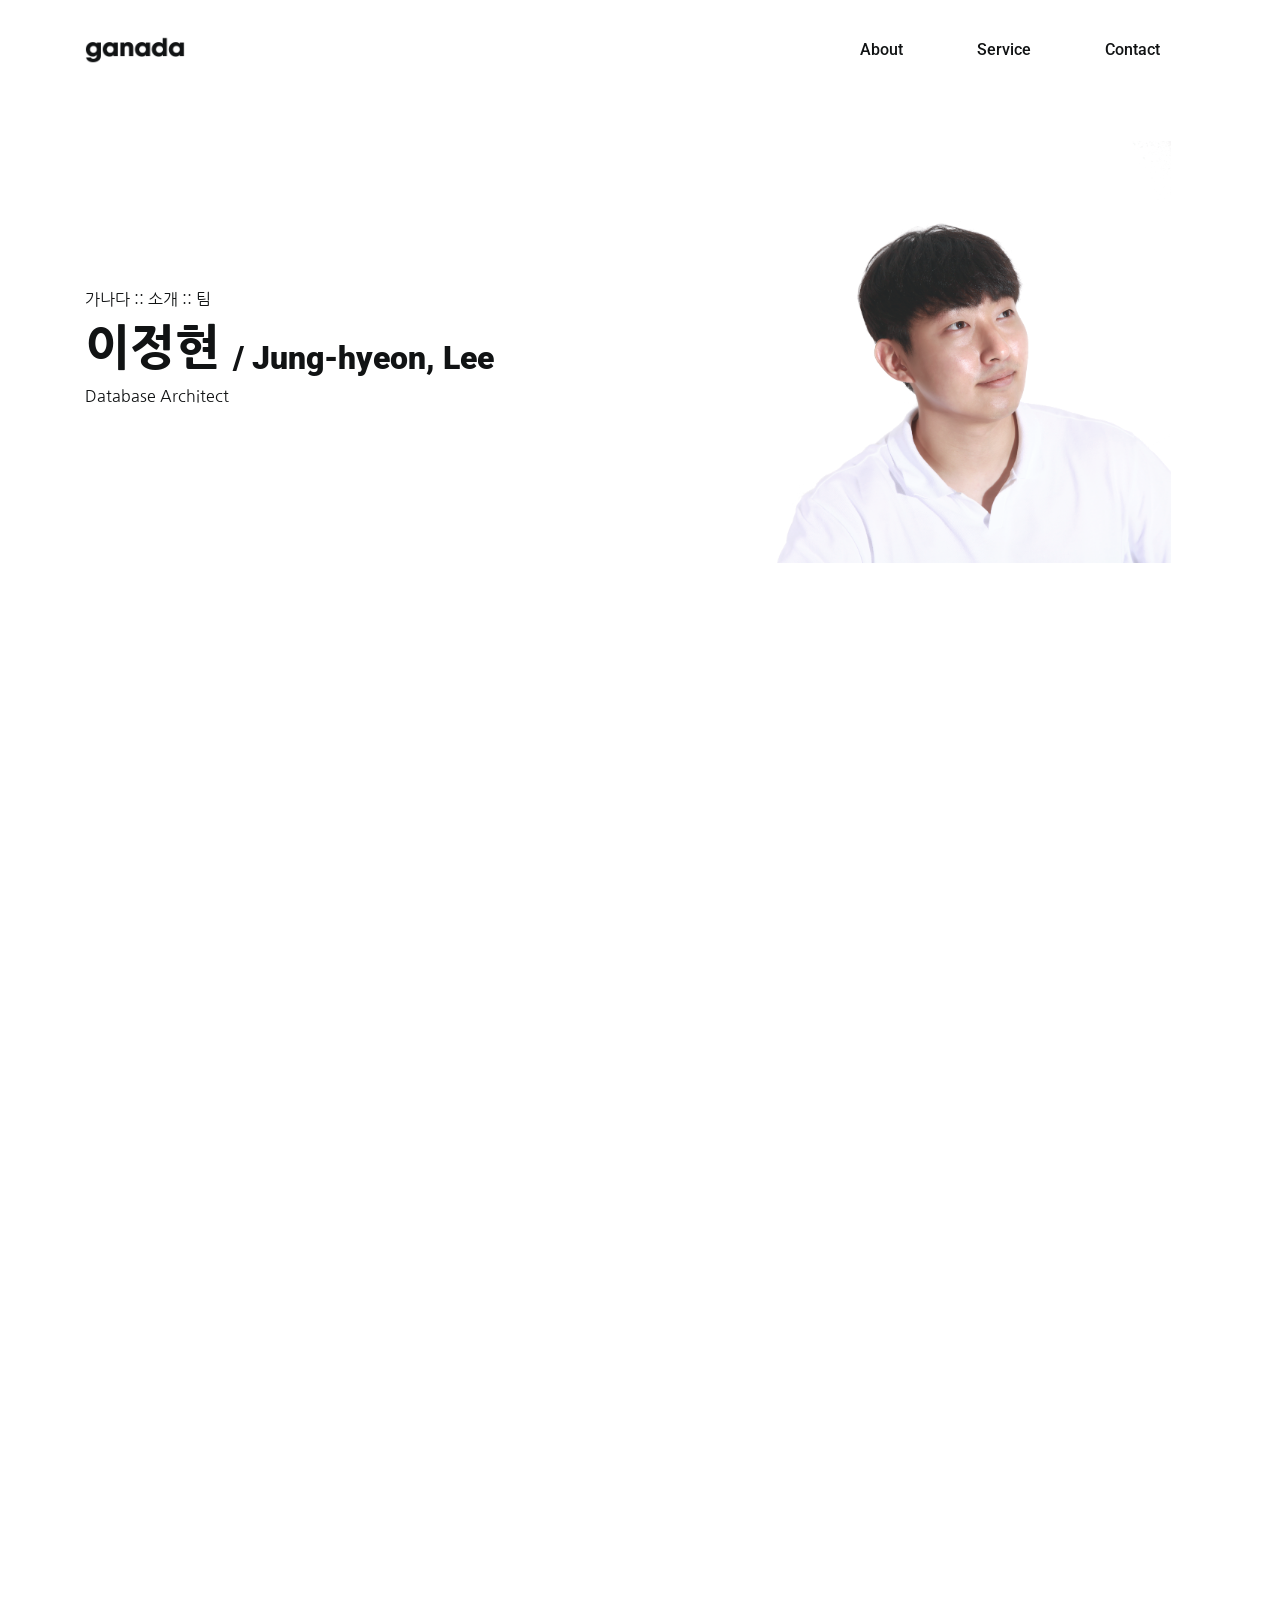
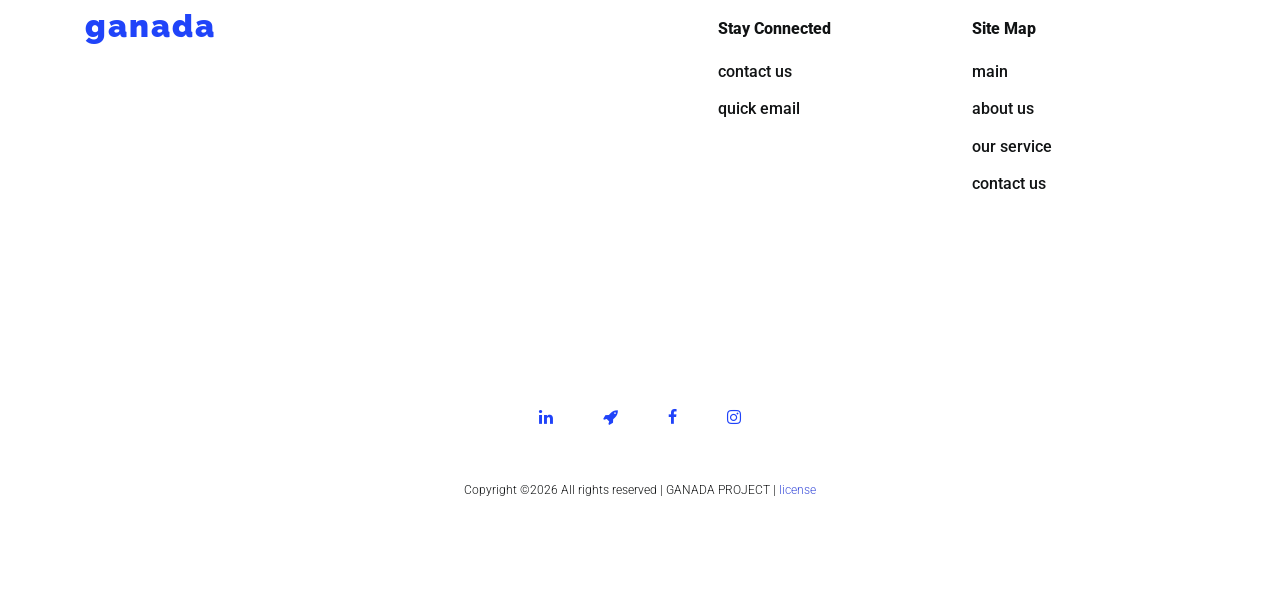
<file: about-junghyeonlee.html>
<!DOCTYPE html>
<html lang="ko">
<head>
<title>Ganada/about</title>
<meta charset="utf-8">
<meta name="viewport" content="width=device-width, initial-scale=1, shrink-to-fit=no">
<meta name="description" content="Ganada Project is the project-based starts-up company based in South Korea."/>
<meta name="keywords" content="ganada,project,startsup,wearbe,웨어비,가나다,프로젝트,가나다프로젝트,ganadaproject"/>
<meta name="author" content="Ganada Project"/>
<link rel="icon" href="favicon.png" type="image/png" sizes="16x16">
<!--★Social-tag★-->
<meta property="og:image" content="images/socialshare.png"/>
<meta property="og:type" content="website"/>
<meta property="og:url" content="https://ganadaproject.com/about-junghyeonlee.html"/>
<meta property="og:title" content="Ganada Project"/>
<meta property="og:description" content="Ganada Project is the project-based starts-up company based in South Korea."/>
<!--★Fonts★-->
<link href="https://fonts.googleapis.com/css?family=Roboto:300,400,700,900" rel="stylesheet">
<link href="https://fonts.googleapis.com/css?family=Nanum+Gothic:400,700,800|Raleway:500,900&display=swap" rel="stylesheet">
<!--★Icons★-->
<link rel="stylesheet" href="fonts/icomoon/style.css">
<link rel="stylesheet" href="fonts/flaticon/font/flaticon.css">
<link rel="stylesheet" type="text/css" href="fonts/flaticon/font/flaticon.css">
<!--★Plug-ins★-->
<link rel="stylesheet" href="css/bootstrap.min.css">
<link rel="stylesheet" href="css/bootstrap-datepicker.css">
<link rel="stylesheet" href="css/jquery.fancybox.min.css">
<link rel="stylesheet" href="css/owl.carousel.min.css">
<link rel="stylesheet" href="css/owl.theme.default.min.css">
<link rel="stylesheet" href="css/aos.css">
<!--★Universal CSS★-->
<link rel="stylesheet" href="css/style.css">
</head>



<body data-spy="scroll" data-target=".site-navbar-target" data-offset="300">

   

<div class="site-wrap" id="home-section">



<div class="site-mobile-menu site-navbar-target">
<div class="site-mobile-menu-header">
<div class="site-mobile-menu-close mt-3">
<span class="icon-close2 js-menu-toggle"></span>
</div>
</div>
<div class="site-mobile-menu-body"></div>
</div>



<!--★Universal Nav Bar(uv:1.002) begins★-->
<header class="site-navbar site-navbar-target" role="banner">
<div class="container">
<div class="row align-items-center position-relative">
<div class="col-3">
<div class="site-logo">
<a href="index.html" class="font-weight-bold"><img class="img-fluid" src="images/logo.png"></a>
</div>
</div>
<div class="col-9  text-right">  
<span class="d-inline-block d-lg-none"><a href="#" class="font-primary site-menu-toggle js-menu-toggle py-5">
<span class="icon-menu h3 font-primary"></span></a></span>
<nav class="site-navigation text-right ml-auto d-none d-lg-block" role="navigation">
<ul class="site-menu main-menu js-clone-nav ml-auto ">
<li><a href="about.html" class="nav-link">About</a></li>
<li><a href="services.html" class="nav-link">Service</a></li>
<li><a href="contact.html" class="nav-link">Contact</a></li>
</ul>
</nav>
</div>
</div>
</div>
</header>
<!--★Universal Nav Bar ends★-->



<!--★DIV:About/Main-block begins★-->
<div class="ftco-blocks-cover-1">
<div class="site-section-cover about-teammember-half-bg-jhlee" data-aos="fade-left">
<div class="container">
<div class="row align-items-center justify-content-start">
<div class="site-section-main-text col-lg-8">
<h2 class="font-primary font-kr" data-aos="fade" data-aos-delay="700">가나다 :: 소개 :: 팀</h2>
<h1 class="about-team-name-kr font-primary font-kr font-weight-primary"  data-aos="fade-up" data-aos-delay="500">이정현
<span class="about-smalltitle-eng">/ Jung-hyeon, Lee</span></h1>
<h2 class="font-primary font-kr" data-aos="fade-up" data-aos-delay="500">Database Architect</h2>
</div>
</div>
</div>
</div>
</div>
<!--★DIV:About/Main-block ends★-->



<!--★DIV:About/Ganada Project Intro begins★-->
<div class="site-section-about about-me">
<div class="container">
<div class="row align-items-center">
<div class="col-md-6 mb-5 mb-md-0">
<img src="images/about/about-intro-main.png" alt="Image" class="img-fluid" data-aos="fade-up">
</div>
<div class="col-md-5 ml-auto">
<h2 class="font-primary mb-5 font-weight-primary font-kr" data-aos="fade-up" data-aos-delay="100">이정현 / Jung-hyeon, Lee</h2>
<blockquote class="font-kr font-breaks quote-about-company font-weight-2nd" data-aos="fade-up" data-aos-delay="100">
<p>데이터베이스 아키텍트
</p>
</blockquote>
<p class="font-kr font-breaks" data-aos="fade-up" data-aos-delay="200">
시대가 변함에 따라 기업과 소비자의 관계는 기이단금 같은 존재로 발전 되었습니다.
모두가 스크린 속에서 기업들의 이야기를 접할 수 있게 되었고, 또한 기업의 발전을 위해 참여까지 할 수 있는 세상이 되었습니다.
서비스 기획부터 배포까지 사람들에게 다가가는 발자취는, 보는 이들로 하여금; '이해하기 쉬운', '뒤쳐지지 않은' 모습을 보여야 한다고 생각합니다.
항상 모든 단계를 design-oriented 된 자세로 기획하며, 편하고 반가운 친구처럼 소비자에게 다가가기 위해 노력합니다.
혁신적인 생각을 모두의 일상으로 스며들 수 있도록 고찰합니다.</p>
           

<div class="social-icons-about mt-5 mb-5" data-aos="fade-up" data-aos-delay="300">
<a href="https://chungboklee.github.io" target="_blank"><span class="icon-link"></span></a>    
<a href="https://www.linkedin.com/in/chungbok" target="_blank"><span class="icon-linkedin"></span></a>
<a href="https://www.facebook.com/chungbok" target="_blank"><span class="icon-facebook"></span></a>
<a href="http://instagram.com/cb.on" target="_blank"><span class="icon-instagram"></span></a>
<a href="https://www.rocketpunch.com/@chungbok" target="_blank"><span class="icon-rocket"></span></a>
</div>
</div>
</div>
</div>
</div>
<!--★DIV:About/Ganada Project Intro ends★-->



<!--★DIV:About/Team Profile begins★ (ver1.00000001)-->
<div class="site-section">
<div class="container">
<div class="row">

<!--chung-bok-->
<div class="col-lg-4" data-aos="fade-up" data-aos-delay="">
<div class="feature-about">
<span class="wrap-icon"><img src="images/team/cblee.png"></span>
<h2 class="heading font-primary font-weight-2nd"><section class="font-kr">이충복</section>
<section class="font-eng font-size-12 mt-1">Chung-bok, Lee</section></h2>
<p class="font-size-12"><section class="font-eng">CEO/Co-Founder</section>
<section class="font-kr mb-5">기획총괄 · 디자인총괄</section></p>
<p><a href="about-chungboklee.html" class="button-big font-eng font-primary font-weight-2nd mt-2">more<span class="icon-keyboard_arrow_right"></span></a></p>
</div>
</div>

<!--hyun-jong-->
<div class="col-lg-4" data-aos="fade-up" data-aos-delay="100">
<div class="feature-about">
<span class="wrap-icon"><img src="images/team/hjshin.png"></span>
<h2 class="heading font-primary font-weight-2nd"><section class="font-kr">신현종</section>
<section class="font-eng font-size-12 mt-1">Hyun-jong, Shin</section></h2>
<p class="font-size-12"><section class="font-eng">CTO/Co-Founder</section>
<section class="font-kr mb-5">개발총괄</section></p>
<p><a href="about-hyeonjongshin.html" class="button-big font-eng font-primary font-weight-2nd mt-2">more<span class="icon-keyboard_arrow_right"></span></a></p>
</div>
</div>

<!--jee-woo-->
<div class="col-lg-4" data-aos="fade-up" data-aos-delay="200">
<div class="feature-about">
<span class="wrap-icon"><img src="images/team/jwyoon.png"></span>
<h2 class="heading font-primary font-weight-2nd"><section class="font-kr">윤지우</section>
<section class="font-eng font-size-12 mt-1">Jee-woo, Yoon</section></h2>
<p class="font-size-12"><section class="font-eng">Machine Learning Eng.</section>
<section class="font-kr mb-5">머신러닝 엔지니어</section></p>
<p><a href="about-jeewooyoon.html" class="button-big font-eng font-primary font-weight-2nd mt-2">more<span class="icon-keyboard_arrow_right"></span></a></p>
</div>
</div>

<!--yong-su-->
<div class="col-lg-4" data-aos="fade-up" data-aos-delay="">
<div class="feature-about">
<span class="wrap-icon"><img src="images/team/ysjung.png"></span>
<h2 class="heading font-primary font-weight-2nd"><section class="font-kr">정용수</section>
<section class="font-eng font-size-12 mt-1">Yong-su, Jung</section></h2>
<p class="font-size-12"><section class="font-eng">Marketing Director</section>
<section class="font-kr mb-5">마케팅총괄 · 영업총괄</section></p>
<p><a href="about-yongsujung.html" class="button-big font-eng font-primary font-weight-2nd mt-2">more<span class="icon-keyboard_arrow_right"></span></a></p>
</div>
</div>

<!--jung-hyeon-->
<div class="col-lg-4" data-aos="fade-up" data-aos-delay="100">
<div class="feature-about active">
<span class="wrap-icon"><img src="images/team/jhlee.png"></span>
<h2 class="heading font-primary font-weight-2nd"><section class="font-kr">이정현</section>
<section class="font-eng font-size-12 mt-1">Jung-hyeon, Lee</section></h2>
<p class="font-size-12"><section class="font-eng">DB Architect</section>
<section class="font-kr mb-5">데이터베이스 아키텍트</section></p>
<p><a href="#" class="visibility-hidden button-big font-eng font-primary font-weight-2nd mt-2">more<span class="icon-keyboard_arrow_right"></span></a></p>
</div>
</div>

<!--jun-hyung-->
<div class="col-lg-4" data-aos="fade-up" data-aos-delay="200">
<div class="feature-about">
<span class="wrap-icon"><img src="images/team/jhkwon.png"></span>
<h2 class="heading font-primary font-weight-2nd"><section class="font-kr">권준형</section>
<section class="font-eng font-size-12 mt-1">Jun-hyung, Kwon</section></h2>
<p class="font-size-12"><section class="font-eng">Front-end Eng.</section>
<section class="font-kr mb-5">프론트엔드 엔지니어</section></p>
<p><a href="about-junhyungkwon.html" class="button-big font-eng font-primary font-weight-2nd mt-2">more<span class="icon-keyboard_arrow_right"></span></a></p>
</div>
</div>

</div>
</div>
</div>
<!--★DIV:About/Team Profile ends★-->



<!--★DIV:Bottom Head line begins★-->
<div class="site-section" data-aos="fade-up">
<div class="container">
<div class="row justify-content-center bg-tertiary">
<div class="col-md-8">
<h2 class="font-kr font-primary font-weight-2nd mb-5">가나다의 비전은 뚜렷합니다.</h2>
<p><a href="contact.html" class="button-big font-kr font-primary font-weight-2nd mt-2 visibility-hidden">hidden</a></p>    
</div>
</div>
</div>
</div>
<!--★DIV:Bottom Head line ends★-->



<!--★Universal Footer(uv:1.003) begins★-->
<div class="footer site-section">

<div class="container">
<div class="row">
<div class="col-md-3">
<div class="site-logo-footer">
<a href="index.html">ganada</a>
</div> 
</div>
<div class="col-md-8 ml-auto">
<div class="row">
<div class="col-md-4 ml-auto">
<ul class="list-unstyled links font-eng">
<li><p><section class="font-primary"><b>Stay Connected</b></section></p></blockquote></li>
<li><a href="contact.html">Contact Us</a></li>
<li><a href="mailto:contact@ganadaproject.com?subject=Contact Request">Quick Email</a></li>
</ul>
</div>
<div class="col-md-4">
<ul class="list-unstyled links font-eng">
<li><p><section class="font-primary"><b>Site Map</b></section></p></blockquote></li>
<li><a href="index.html">Main</a></li>
<li><a href="about.html">About us</a></li>
<li><a href="services.html">Our service</a></li>
<li><a href="contact.html">Contact us</a></li>
</ul>
</div>
</div>
</div>
</div>
</div>
</div>

<div class="site-section">
<div class="container">
<div class="row mb-4 text-center">
<div class="col social-icons-footer">
<a href="https://www.linkedin.com/company/ganadaproject" target="_blank"><span class="m-2 icon-linkedin"></span></a>
<a href="https://www.rocketpunch.com/companies/ganadaproject" target="_blank"><span class="m-2 icon-rocket"></span></a>
<a href="https://www.facebook.com/ganadaproject" target="_blank"><span class="m-2 icon-facebook"></span></a>
<a href="http://instagram.com/ganadaproject" target="_blank"><span class="m-2 icon-instagram"></span></a>
</div>
</div>
<div class="row mt-5 justify-content-center">
<div class="col-md-7 text-center">
<p class="font-eng font-size-12">
Copyright &copy;<script>document.write(new Date().getFullYear());</script> All rights reserved | GANADA PROJECT | <a href="license.html">license</a>
</p>
</div>
</div>
</div>
</div>

</div>
<!--★Universal Footer ends★-->



    <script src="js/jquery-3.3.1.min.js"></script>
    <script src="js/jquery-migrate-3.0.0.js"></script>
    <script src="js/popper.min.js"></script>
    <script src="js/bootstrap.min.js"></script>
    <script src="js/owl.carousel.min.js"></script>
    <script src="js/jquery.sticky.js"></script>
    <script src="js/jquery.waypoints.min.js"></script>
    <script src="js/jquery.animateNumber.min.js"></script>
    <script src="js/jquery.fancybox.min.js"></script>
    <script src="js/jquery.stellar.min.js"></script>
    <script src="js/jquery.easing.1.3.js"></script>
    <script src="js/bootstrap-datepicker.min.js"></script>
    <script src="js/isotope.pkgd.min.js"></script>
    <script src="js/aos.js"></script>
  

    <script src="js/typed.js"></script>
            <script>
            var typed = new Typed('.typed-words', {
            strings: ["관찰합니다","연구합니다","개발합니다","창출합니다"],
            typeSpeed: 80,
            backSpeed: 80,
            backDelay: 1800,
            startDelay: 100,
            loop: true,
            showCursor: true
            });
            </script>


    <script src="js/main.js"></script>

  </body>

</html>
</file>
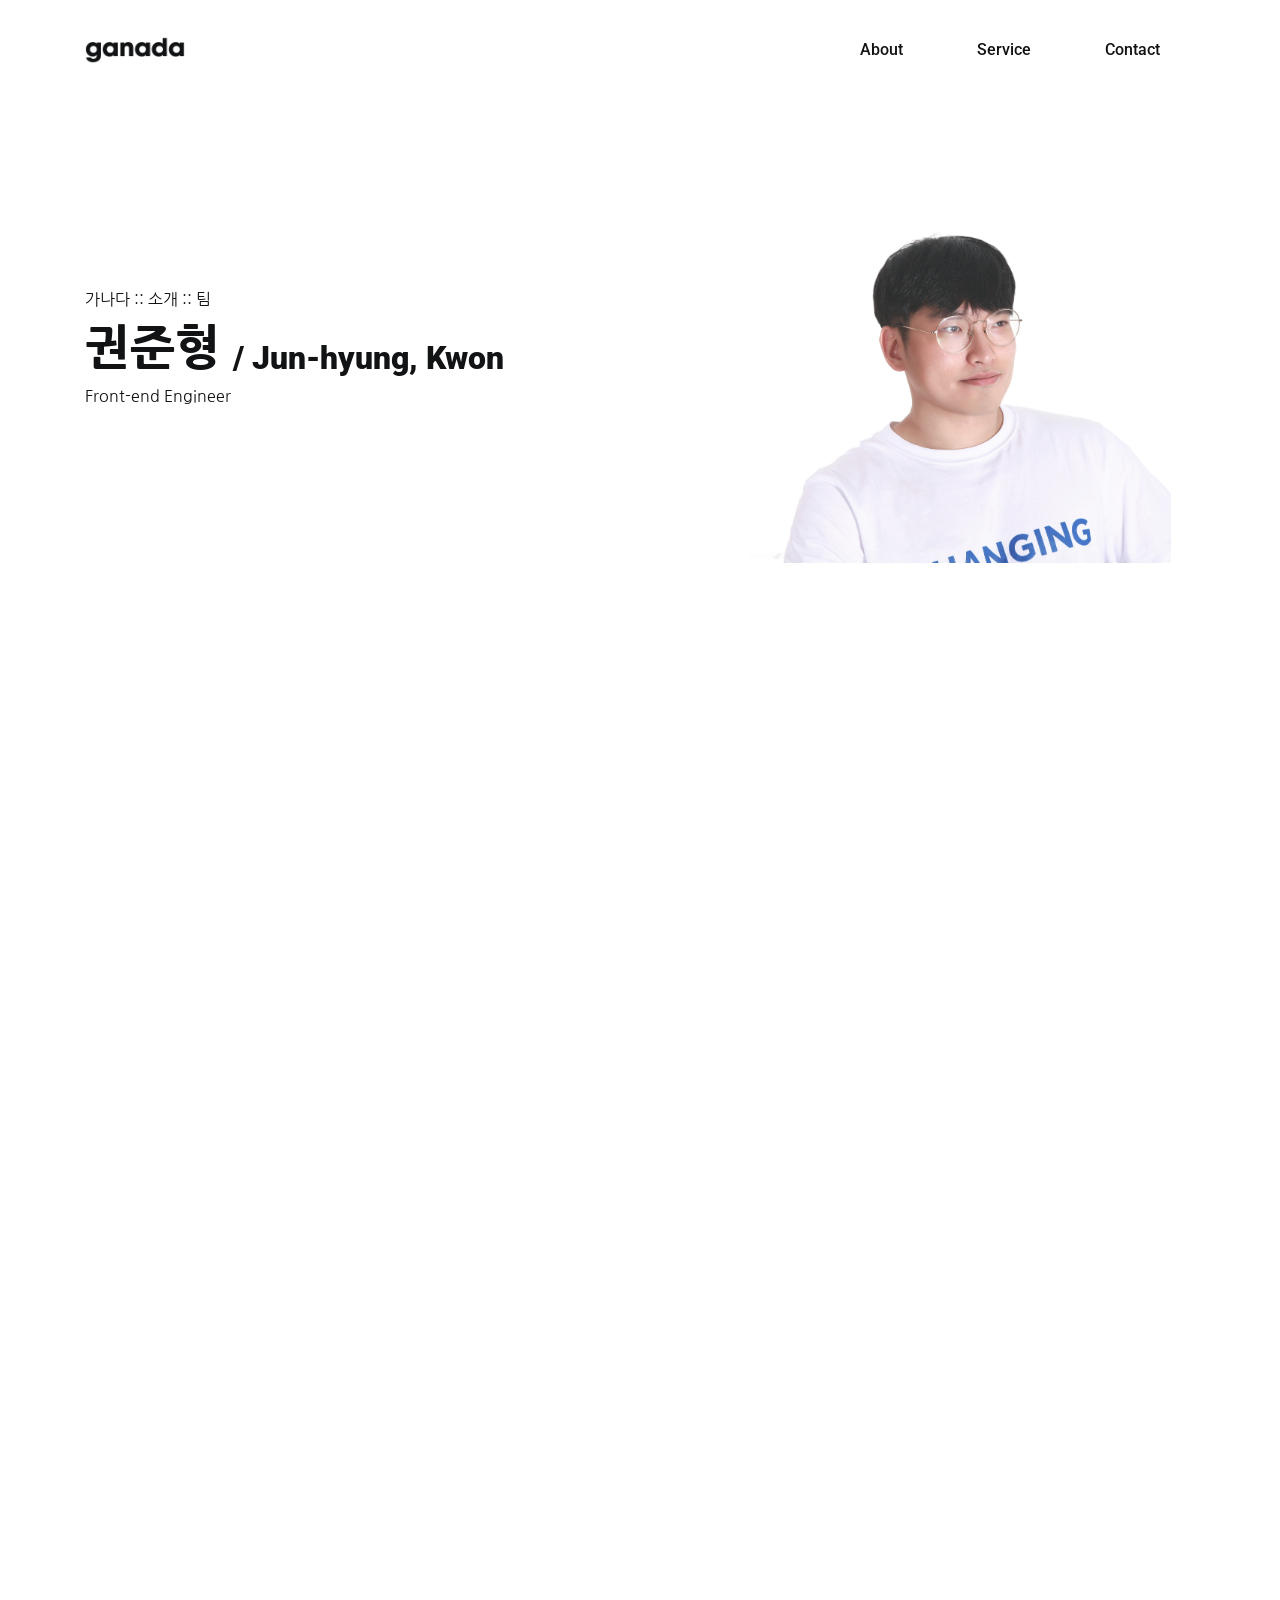
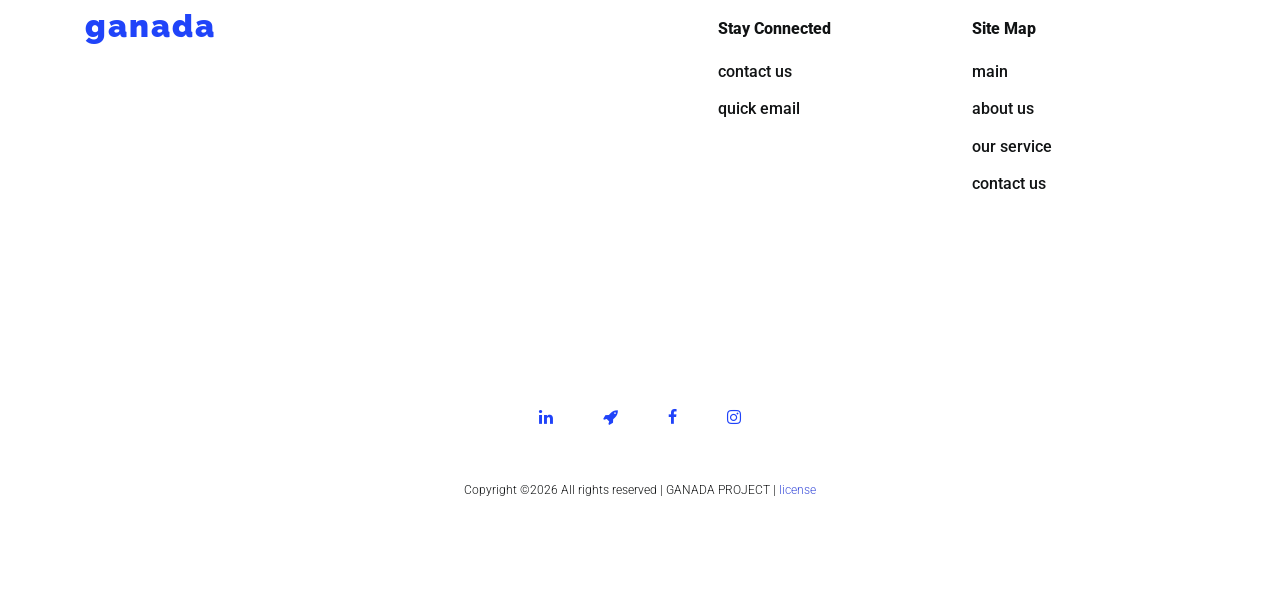
<file: about-junhyungkwon.html>
<!DOCTYPE html>
<html lang="ko">
<head>
<title>Ganada/about</title>
<meta charset="utf-8">
<meta name="viewport" content="width=device-width, initial-scale=1, shrink-to-fit=no">
<meta name="description" content="Ganada Project is the project-based starts-up company based in South Korea."/>
<meta name="keywords" content="ganada,project,startsup,wearbe,웨어비,가나다,프로젝트,가나다프로젝트,ganadaproject"/>
<meta name="author" content="Ganada Project"/>
<link rel="icon" href="favicon.png" type="image/png" sizes="16x16">
<!--★Social-tag★-->
<meta property="og:image" content="images/socialshare.png"/>
<meta property="og:type" content="website"/>
<meta property="og:url" content="https://ganadaproject.com/about-junhyungkwon.html"/>
<meta property="og:title" content="Ganada Project"/>
<meta property="og:description" content="Ganada Project is the project-based starts-up company based in South Korea."/>
<!--★Fonts★-->
<link href="https://fonts.googleapis.com/css?family=Roboto:300,400,700,900" rel="stylesheet">
<link href="https://fonts.googleapis.com/css?family=Nanum+Gothic:400,700,800|Raleway:500,900&display=swap" rel="stylesheet">
<!--★Icons★-->
<link rel="stylesheet" href="fonts/icomoon/style.css">
<link rel="stylesheet" href="fonts/flaticon/font/flaticon.css">
<link rel="stylesheet" type="text/css" href="fonts/flaticon/font/flaticon.css">
<!--★Plug-ins★-->
<link rel="stylesheet" href="css/bootstrap.min.css">
<link rel="stylesheet" href="css/bootstrap-datepicker.css">
<link rel="stylesheet" href="css/jquery.fancybox.min.css">
<link rel="stylesheet" href="css/owl.carousel.min.css">
<link rel="stylesheet" href="css/owl.theme.default.min.css">
<link rel="stylesheet" href="css/aos.css">
<!--★Universal CSS★-->
<link rel="stylesheet" href="css/style.css">
</head>



<body data-spy="scroll" data-target=".site-navbar-target" data-offset="300">

   

<div class="site-wrap" id="home-section">



<div class="site-mobile-menu site-navbar-target">
<div class="site-mobile-menu-header">
<div class="site-mobile-menu-close mt-3">
<span class="icon-close2 js-menu-toggle"></span>
</div>
</div>
<div class="site-mobile-menu-body"></div>
</div>



<!--★Universal Nav Bar(uv:1.002) begins★-->
<header class="site-navbar site-navbar-target" role="banner">
<div class="container">
<div class="row align-items-center position-relative">
<div class="col-3">
<div class="site-logo">
<a href="index.html" class="font-weight-bold"><img class="img-fluid" src="images/logo.png"></a>
</div>
</div>
<div class="col-9  text-right">  
<span class="d-inline-block d-lg-none"><a href="#" class="font-primary site-menu-toggle js-menu-toggle py-5">
<span class="icon-menu h3 font-primary"></span></a></span>
<nav class="site-navigation text-right ml-auto d-none d-lg-block" role="navigation">
<ul class="site-menu main-menu js-clone-nav ml-auto ">
<li><a href="about.html" class="nav-link">About</a></li>
<li><a href="services.html" class="nav-link">Service</a></li>
<li><a href="contact.html" class="nav-link">Contact</a></li>
</ul>
</nav>
</div>
</div>
</div>
</header>
<!--★Universal Nav Bar ends★-->



<!--★DIV:About/Main-block begins★-->
<div class="ftco-blocks-cover-1">
<div class="site-section-cover about-teammember-half-bg-jhkwon" data-aos="fade-left">
<div class="container">
<div class="row align-items-center justify-content-start">
<div class="site-section-main-text col-lg-8">
<h2 class="font-primary font-kr" data-aos="fade" data-aos-delay="700">가나다 :: 소개 :: 팀</h2>
<h1 class="about-team-name-kr font-primary font-kr font-weight-primary"  data-aos="fade-up" data-aos-delay="500">권준형
<span class="about-smalltitle-eng">/ Jun-hyung, Kwon</span></h1>
<h2 class="font-primary font-kr" data-aos="fade-up" data-aos-delay="500">Front-end Engineer</h2>
</div>
</div>
</div>
</div>
</div>
<!--★DIV:About/Main-block ends★-->



<!--★DIV:About/Ganada Project Intro begins★-->
<div class="site-section-about about-me">
<div class="container">
<div class="row align-items-center">
<div class="col-md-6 mb-5 mb-md-0">
<img src="images/about/about-intro-main.png" alt="Image" class="img-fluid" data-aos="fade-up">
</div>
<div class="col-md-5 ml-auto">
<h2 class="font-primary mb-5 font-weight-primary font-kr" data-aos="fade-up" data-aos-delay="100">권준형 / Jun-hyung, Kwon</h2>
<blockquote class="font-kr font-breaks quote-about-company font-weight-2nd" data-aos="fade-up" data-aos-delay="100">
<p>프론트엔드 엔지니어
</p>
</blockquote>
<p class="font-kr font-breaks" data-aos="fade-up" data-aos-delay="200">
시대가 변함에 따라 기업과 소비자의 관계는 기이단금 같은 존재로 발전 되었습니다.
모두가 스크린 속에서 기업들의 이야기를 접할 수 있게 되었고, 또한 기업의 발전을 위해 참여까지 할 수 있는 세상이 되었습니다.
서비스 기획부터 배포까지 사람들에게 다가가는 발자취는, 보는 이들로 하여금; '이해하기 쉬운', '뒤쳐지지 않은' 모습을 보여야 한다고 생각합니다.
항상 모든 단계를 design-oriented 된 자세로 기획하며, 편하고 반가운 친구처럼 소비자에게 다가가기 위해 노력합니다.
혁신적인 생각을 모두의 일상으로 스며들 수 있도록 고찰합니다.</p>
           

<div class="social-icons-about mt-5 mb-5" data-aos="fade-up" data-aos-delay="300">
<a href="https://chungboklee.github.io" target="_blank"><span class="icon-link"></span></a>    
<a href="https://www.linkedin.com/in/chungbok" target="_blank"><span class="icon-linkedin"></span></a>
<a href="https://www.facebook.com/chungbok" target="_blank"><span class="icon-facebook"></span></a>
<a href="http://instagram.com/cb.on" target="_blank"><span class="icon-instagram"></span></a>
<a href="https://www.rocketpunch.com/@chungbok" target="_blank"><span class="icon-rocket"></span></a>
</div>
</div>
</div>
</div>
</div>
<!--★DIV:About/Ganada Project Intro ends★-->



<!--★DIV:About/Team Profile begins★ (ver1.00000001)-->
<div class="site-section">
<div class="container">
<div class="row">

<!--chung-bok-->
<div class="col-lg-4" data-aos="fade-up" data-aos-delay="">
<div class="feature-about">
<span class="wrap-icon"><img src="images/team/cblee.png"></span>
<h2 class="heading font-primary font-weight-2nd"><section class="font-kr">이충복</section>
<section class="font-eng font-size-12 mt-1">Chung-bok, Lee</section></h2>
<p class="font-size-12"><section class="font-eng">CEO/Co-Founder</section>
<section class="font-kr mb-5">기획총괄 · 디자인총괄</section></p>
<p><a href="about-chungboklee.html" class="button-big font-eng font-primary font-weight-2nd mt-2">more<span class="icon-keyboard_arrow_right"></span></a></p>
</div>
</div>

<!--hyun-jong-->
<div class="col-lg-4" data-aos="fade-up" data-aos-delay="100">
<div class="feature-about">
<span class="wrap-icon"><img src="images/team/hjshin.png"></span>
<h2 class="heading font-primary font-weight-2nd"><section class="font-kr">신현종</section>
<section class="font-eng font-size-12 mt-1">Hyun-jong, Shin</section></h2>
<p class="font-size-12"><section class="font-eng">CTO/Co-Founder</section>
<section class="font-kr mb-5">개발총괄</section></p>
<p><a href="about-hyeonjongshin.html" class="button-big font-eng font-primary font-weight-2nd mt-2">more<span class="icon-keyboard_arrow_right"></span></a></p>
</div>
</div>

<!--jee-woo-->
<div class="col-lg-4" data-aos="fade-up" data-aos-delay="200">
<div class="feature-about">
<span class="wrap-icon"><img src="images/team/jwyoon.png"></span>
<h2 class="heading font-primary font-weight-2nd"><section class="font-kr">윤지우</section>
<section class="font-eng font-size-12 mt-1">Jee-woo, Yoon</section></h2>
<p class="font-size-12"><section class="font-eng">Machine Learning Eng.</section>
<section class="font-kr mb-5">머신러닝 엔지니어</section></p>
<p><a href="about-jeewooyoon.html" class="button-big font-eng font-primary font-weight-2nd mt-2">more<span class="icon-keyboard_arrow_right"></span></a></p>
</div>
</div>

<!--yong-su-->
<div class="col-lg-4" data-aos="fade-up" data-aos-delay="">
<div class="feature-about">
<span class="wrap-icon"><img src="images/team/ysjung.png"></span>
<h2 class="heading font-primary font-weight-2nd"><section class="font-kr">정용수</section>
<section class="font-eng font-size-12 mt-1">Yong-su, Jung</section></h2>
<p class="font-size-12"><section class="font-eng">Marketing Director</section>
<section class="font-kr mb-5">마케팅총괄 · 영업총괄</section></p>
<p><a href="about-yongsujung.html" class="button-big font-eng font-primary font-weight-2nd mt-2">more<span class="icon-keyboard_arrow_right"></span></a></p>
</div>
</div>

<!--jung-hyeon-->
<div class="col-lg-4" data-aos="fade-up" data-aos-delay="100">
<div class="feature-about">
<span class="wrap-icon"><img src="images/team/jhlee.png"></span>
<h2 class="heading font-primary font-weight-2nd"><section class="font-kr">이정현</section>
<section class="font-eng font-size-12 mt-1">Jung-hyeon, Lee</section></h2>
<p class="font-size-12"><section class="font-eng">DB Architect</section>
<section class="font-kr mb-5">데이터베이스 아키텍트</section></p>
<p><a href="about-junghyeonlee.html" class="button-big font-eng font-primary font-weight-2nd mt-2">more<span class="icon-keyboard_arrow_right"></span></a></p>
</div>
</div>

<!--jun-hyung-->
<div class="col-lg-4" data-aos="fade-up" data-aos-delay="200">
<div class="feature-about active">
<span class="wrap-icon"><img src="images/team/jhkwon.png"></span>
<h2 class="heading font-primary font-weight-2nd"><section class="font-kr">권준형</section>
<section class="font-eng font-size-12 mt-1">Jun-hyung, Kwon</section></h2>
<p class="font-size-12"><section class="font-eng">Front-end Eng.</section>
<section class="font-kr mb-5">프론트엔드 엔지니어</section></p>
<p><a href="#" class="visibility-hidden button-big font-eng font-primary font-weight-2nd mt-2">more<span class="icon-keyboard_arrow_right"></span></a></p>
</div>
</div>

</div>
</div>
</div>
<!--★DIV:About/Team Profile ends★-->



<!--★DIV:Bottom Head line begins★-->
<div class="site-section" data-aos="fade-up">
<div class="container">
<div class="row justify-content-center bg-tertiary">
<div class="col-md-8">
<h2 class="font-kr font-primary font-weight-2nd mb-5">가나다의 비전은 뚜렷합니다.</h2>
<p><a href="contact.html" class="button-big font-kr font-primary font-weight-2nd mt-2 visibility-hidden">hidden</a></p>    
</div>
</div>
</div>
</div>
<!--★DIV:Bottom Head line ends★-->



<!--★Universal Footer(uv:1.003) begins★-->
<div class="footer site-section">

<div class="container">
<div class="row">
<div class="col-md-3">
<div class="site-logo-footer">
<a href="index.html">ganada</a>
</div> 
</div>
<div class="col-md-8 ml-auto">
<div class="row">
<div class="col-md-4 ml-auto">
<ul class="list-unstyled links font-eng">
<li><p><section class="font-primary"><b>Stay Connected</b></section></p></blockquote></li>
<li><a href="contact.html">Contact Us</a></li>
<li><a href="mailto:contact@ganadaproject.com?subject=Contact Request">Quick Email</a></li>
</ul>
</div>
<div class="col-md-4">
<ul class="list-unstyled links font-eng">
<li><p><section class="font-primary"><b>Site Map</b></section></p></blockquote></li>
<li><a href="index.html">Main</a></li>
<li><a href="about.html">About us</a></li>
<li><a href="services.html">Our service</a></li>
<li><a href="contact.html">Contact us</a></li>
</ul>
</div>
</div>
</div>
</div>
</div>
</div>

<div class="site-section">
<div class="container">
<div class="row mb-4 text-center">
<div class="col social-icons-footer">
<a href="https://www.linkedin.com/company/ganadaproject" target="_blank"><span class="m-2 icon-linkedin"></span></a>
<a href="https://www.rocketpunch.com/companies/ganadaproject" target="_blank"><span class="m-2 icon-rocket"></span></a>
<a href="https://www.facebook.com/ganadaproject" target="_blank"><span class="m-2 icon-facebook"></span></a>
<a href="http://instagram.com/ganadaproject" target="_blank"><span class="m-2 icon-instagram"></span></a>
</div>
</div>
<div class="row mt-5 justify-content-center">
<div class="col-md-7 text-center">
<p class="font-eng font-size-12">
Copyright &copy;<script>document.write(new Date().getFullYear());</script> All rights reserved | GANADA PROJECT | <a href="license.html">license</a>
</p>
</div>
</div>
</div>
</div>

</div>
<!--★Universal Footer ends★-->



    <script src="js/jquery-3.3.1.min.js"></script>
    <script src="js/jquery-migrate-3.0.0.js"></script>
    <script src="js/popper.min.js"></script>
    <script src="js/bootstrap.min.js"></script>
    <script src="js/owl.carousel.min.js"></script>
    <script src="js/jquery.sticky.js"></script>
    <script src="js/jquery.waypoints.min.js"></script>
    <script src="js/jquery.animateNumber.min.js"></script>
    <script src="js/jquery.fancybox.min.js"></script>
    <script src="js/jquery.stellar.min.js"></script>
    <script src="js/jquery.easing.1.3.js"></script>
    <script src="js/bootstrap-datepicker.min.js"></script>
    <script src="js/isotope.pkgd.min.js"></script>
    <script src="js/aos.js"></script>
  

    <script src="js/typed.js"></script>
            <script>
            var typed = new Typed('.typed-words', {
            strings: ["관찰합니다","연구합니다","개발합니다","창출합니다"],
            typeSpeed: 80,
            backSpeed: 80,
            backDelay: 1800,
            startDelay: 100,
            loop: true,
            showCursor: true
            });
            </script>


    <script src="js/main.js"></script>

  </body>

</html>
</file>
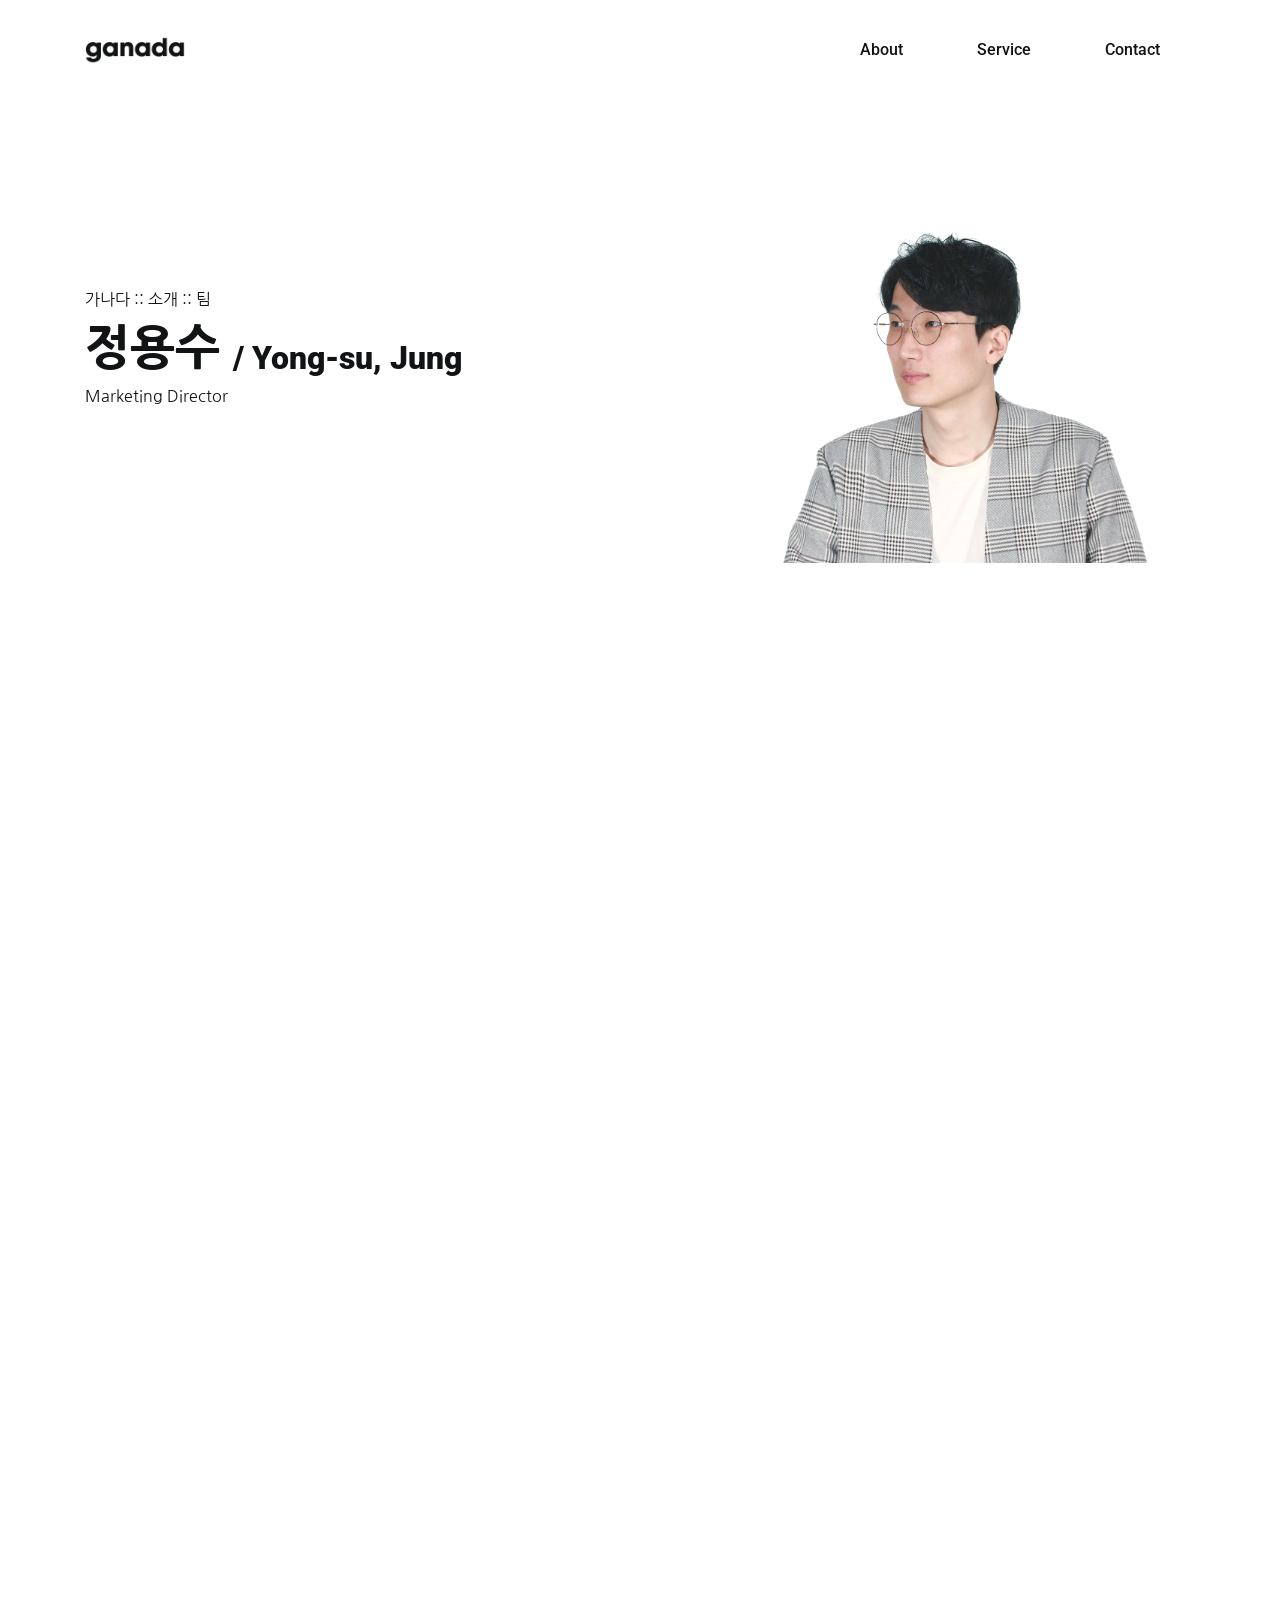
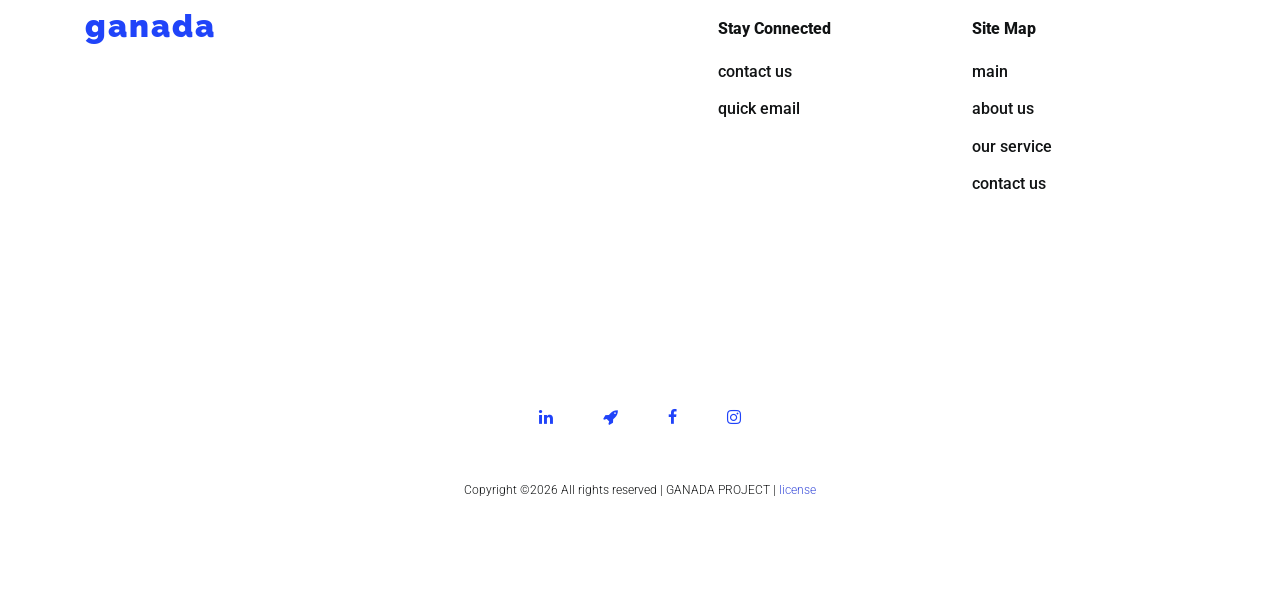
<file: about-yongsujung.html>
<!DOCTYPE html>
<html lang="ko">
<head>
<title>Ganada/about</title>
<meta charset="utf-8">
<meta name="viewport" content="width=device-width, initial-scale=1, shrink-to-fit=no">
<meta name="description" content="Ganada Project is the project-based starts-up company based in South Korea."/>
<meta name="keywords" content="ganada,project,startsup,wearbe,웨어비,가나다,프로젝트,가나다프로젝트,ganadaproject"/>
<meta name="author" content="Ganada Project"/>
<link rel="icon" href="favicon.png" type="image/png" sizes="16x16">
<!--★Social-tag★-->
<meta property="og:image" content="images/socialshare.png"/>
<meta property="og:type" content="website"/>
<meta property="og:url" content="https://ganadaproject.com/about-yongsujung.html"/>
<meta property="og:title" content="Ganada Project"/>
<meta property="og:description" content="Ganada Project is the project-based starts-up company based in South Korea."/>
<!--★Fonts★-->
<link href="https://fonts.googleapis.com/css?family=Roboto:300,400,700,900" rel="stylesheet">
<link href="https://fonts.googleapis.com/css?family=Nanum+Gothic:400,700,800|Raleway:500,900&display=swap" rel="stylesheet">
<!--★Icons★-->
<link rel="stylesheet" href="fonts/icomoon/style.css">
<link rel="stylesheet" href="fonts/flaticon/font/flaticon.css">
<link rel="stylesheet" type="text/css" href="fonts/flaticon/font/flaticon.css">
<!--★Plug-ins★-->
<link rel="stylesheet" href="css/bootstrap.min.css">
<link rel="stylesheet" href="css/bootstrap-datepicker.css">
<link rel="stylesheet" href="css/jquery.fancybox.min.css">
<link rel="stylesheet" href="css/owl.carousel.min.css">
<link rel="stylesheet" href="css/owl.theme.default.min.css">
<link rel="stylesheet" href="css/aos.css">
<!--★Universal CSS★-->
<link rel="stylesheet" href="css/style.css">
</head>



<body data-spy="scroll" data-target=".site-navbar-target" data-offset="300">

   

<div class="site-wrap" id="home-section">



<div class="site-mobile-menu site-navbar-target">
<div class="site-mobile-menu-header">
<div class="site-mobile-menu-close mt-3">
<span class="icon-close2 js-menu-toggle"></span>
</div>
</div>
<div class="site-mobile-menu-body"></div>
</div>



<!--★Universal Nav Bar(uv:1.002) begins★-->
<header class="site-navbar site-navbar-target" role="banner">
<div class="container">
<div class="row align-items-center position-relative">
<div class="col-3">
<div class="site-logo">
<a href="index.html" class="font-weight-bold"><img class="img-fluid" src="images/logo.png"></a>
</div>
</div>
<div class="col-9  text-right">  
<span class="d-inline-block d-lg-none"><a href="#" class="font-primary site-menu-toggle js-menu-toggle py-5">
<span class="icon-menu h3 font-primary"></span></a></span>
<nav class="site-navigation text-right ml-auto d-none d-lg-block" role="navigation">
<ul class="site-menu main-menu js-clone-nav ml-auto ">
<li><a href="about.html" class="nav-link">About</a></li>
<li><a href="services.html" class="nav-link">Service</a></li>
<li><a href="contact.html" class="nav-link">Contact</a></li>
</ul>
</nav>
</div>
</div>
</div>
</header>
<!--★Universal Nav Bar ends★-->



<!--★DIV:About/Main-block begins★-->
<div class="ftco-blocks-cover-1">
<div class="site-section-cover about-teammember-half-bg-ysjung" data-aos="fade-left">
<div class="container">
<div class="row align-items-center justify-content-start">
<div class="site-section-main-text col-lg-8">
<h2 class="font-primary font-kr" data-aos="fade" data-aos-delay="700">가나다 :: 소개 :: 팀</h2>
<h1 class="about-team-name-kr font-primary font-kr font-weight-primary"  data-aos="fade-up" data-aos-delay="500">정용수
<span class="about-smalltitle-eng">/ Yong-su, Jung</span></h1>
<h2 class="font-primary font-kr" data-aos="fade-up" data-aos-delay="500">Marketing Director</h2>
</div>
</div>
</div>
</div>
</div>
<!--★DIV:About/Main-block ends★-->



<!--★DIV:About/Ganada Project Intro begins★-->
<div class="site-section-about about-me">
<div class="container">
<div class="row align-items-center">
<div class="col-md-6 mb-5 mb-md-0">
<img src="images/about/about-intro-main.png" alt="Image" class="img-fluid" data-aos="fade-up">
</div>
<div class="col-md-5 ml-auto">
<h2 class="font-primary mb-5 font-weight-primary font-kr" data-aos="fade-up" data-aos-delay="100">정용수 / Yong-su, Jung</h2>
<blockquote class="font-kr font-breaks quote-about-company font-weight-2nd" data-aos="fade-up" data-aos-delay="100">
<p>마케팅총괄 · 영업총괄
</p>
</blockquote>
<p class="font-kr font-breaks" data-aos="fade-up" data-aos-delay="200">
시대가 변함에 따라 기업과 소비자의 관계는 기이단금 같은 존재로 발전 되었습니다.
모두가 스크린 속에서 기업들의 이야기를 접할 수 있게 되었고, 또한 기업의 발전을 위해 참여까지 할 수 있는 세상이 되었습니다.
서비스 기획부터 배포까지 사람들에게 다가가는 발자취는, 보는 이들로 하여금; '이해하기 쉬운', '뒤쳐지지 않은' 모습을 보여야 한다고 생각합니다.
항상 모든 단계를 design-oriented 된 자세로 기획하며, 편하고 반가운 친구처럼 소비자에게 다가가기 위해 노력합니다.
혁신적인 생각을 모두의 일상으로 스며들 수 있도록 고찰합니다.</p>
           

<div class="social-icons-about mt-5 mb-5" data-aos="fade-up" data-aos-delay="300">
<a href="https://chungboklee.github.io" target="_blank"><span class="icon-link"></span></a>    
<a href="https://www.linkedin.com/in/chungbok" target="_blank"><span class="icon-linkedin"></span></a>
<a href="https://www.facebook.com/chungbok" target="_blank"><span class="icon-facebook"></span></a>
<a href="http://instagram.com/cb.on" target="_blank"><span class="icon-instagram"></span></a>
<a href="https://www.rocketpunch.com/@chungbok" target="_blank"><span class="icon-rocket"></span></a>
</div>
</div>
</div>
</div>
</div>
<!--★DIV:About/Ganada Project Intro ends★-->



<!--★DIV:About/Team Profile begins★ (ver1.00000001)-->
<div class="site-section">
<div class="container">
<div class="row">

<!--chung-bok-->
<div class="col-lg-4" data-aos="fade-up" data-aos-delay="">
<div class="feature-about">
<span class="wrap-icon"><img src="images/team/cblee.png"></span>
<h2 class="heading font-primary font-weight-2nd"><section class="font-kr">이충복</section>
<section class="font-eng font-size-12 mt-1">Chung-bok, Lee</section></h2>
<p class="font-size-12"><section class="font-eng">CEO/Co-Founder</section>
<section class="font-kr mb-5">기획총괄 · 디자인총괄</section></p>
<p><a href="about-chungboklee.html" class="button-big font-eng font-primary font-weight-2nd mt-2">more<span class="icon-keyboard_arrow_right"></span></a></p>
</div>
</div>

<!--hyun-jong-->
<div class="col-lg-4" data-aos="fade-up" data-aos-delay="100">
<div class="feature-about">
<span class="wrap-icon"><img src="images/team/hjshin.png"></span>
<h2 class="heading font-primary font-weight-2nd"><section class="font-kr">신현종</section>
<section class="font-eng font-size-12 mt-1">Hyun-jong, Shin</section></h2>
<p class="font-size-12"><section class="font-eng">CTO/Co-Founder</section>
<section class="font-kr mb-5">개발총괄</section></p>
<p><a href="about-hyeonjongshin.html" class="button-big font-eng font-primary font-weight-2nd mt-2">more<span class="icon-keyboard_arrow_right"></span></a></p>
</div>
</div>

<!--jee-woo-->
<div class="col-lg-4" data-aos="fade-up" data-aos-delay="200">
<div class="feature-about">
<span class="wrap-icon"><img src="images/team/jwyoon.png"></span>
<h2 class="heading font-primary font-weight-2nd"><section class="font-kr">윤지우</section>
<section class="font-eng font-size-12 mt-1">Jee-woo, Yoon</section></h2>
<p class="font-size-12"><section class="font-eng">Machine Learning Eng.</section>
<section class="font-kr mb-5">머신러닝 엔지니어</section></p>
<p><a href="about-jeewooyoon.html" class="button-big font-eng font-primary font-weight-2nd mt-2">more<span class="icon-keyboard_arrow_right"></span></a></p>
</div>
</div>

<!--yong-su-->
<div class="col-lg-4" data-aos="fade-up" data-aos-delay="">
<div class="feature-about active">
<span class="wrap-icon"><img src="images/team/ysjung.png"></span>
<h2 class="heading font-primary font-weight-2nd"><section class="font-kr">정용수</section>
<section class="font-eng font-size-12 mt-1">Yong-su, Jung</section></h2>
<p class="font-size-12"><section class="font-eng">Marketing Director</section>
<section class="font-kr mb-5">마케팅총괄 · 영업총괄</section></p>
<p><a href="#" class="visibility-hidden button-big font-eng font-primary font-weight-2nd mt-2">more<span class="icon-keyboard_arrow_right"></span></a></p>
</div>
</div>

<!--jung-hyeon-->
<div class="col-lg-4" data-aos="fade-up" data-aos-delay="100">
<div class="feature-about">
<span class="wrap-icon"><img src="images/team/jhlee.png"></span>
<h2 class="heading font-primary font-weight-2nd"><section class="font-kr">이정현</section>
<section class="font-eng font-size-12 mt-1">Jung-hyeon, Lee</section></h2>
<p class="font-size-12"><section class="font-eng">DB Architect</section>
<section class="font-kr mb-5">데이터베이스 아키텍트</section></p>
<p><a href="about-junghyeonlee.html" class="button-big font-eng font-primary font-weight-2nd mt-2">more<span class="icon-keyboard_arrow_right"></span></a></p>
</div>
</div>

<!--jun-hyung-->
<div class="col-lg-4" data-aos="fade-up" data-aos-delay="200">
<div class="feature-about">
<span class="wrap-icon"><img src="images/team/jhkwon.png"></span>
<h2 class="heading font-primary font-weight-2nd"><section class="font-kr">권준형</section>
<section class="font-eng font-size-12 mt-1">Jun-hyung, Kwon</section></h2>
<p class="font-size-12"><section class="font-eng">Front-end Eng.</section>
<section class="font-kr mb-5">프론트엔드 엔지니어</section></p>
<p><a href="about-junhyungkwon.html" class="button-big font-eng font-primary font-weight-2nd mt-2">more<span class="icon-keyboard_arrow_right"></span></a></p>
</div>
</div>

</div>
</div>
</div>
<!--★DIV:About/Team Profile ends★-->



<!--★DIV:Bottom Head line begins★-->
<div class="site-section" data-aos="fade-up">
<div class="container">
<div class="row justify-content-center bg-tertiary">
<div class="col-md-8">
<h2 class="font-kr font-primary font-weight-2nd mb-5">가나다의 비전은 뚜렷합니다.</h2>
<p><a href="contact.html" class="button-big font-kr font-primary font-weight-2nd mt-2 visibility-hidden">hidden</a></p>    
</div>
</div>
</div>
</div>
<!--★DIV:Bottom Head line ends★-->



<!--★Universal Footer(uv:1.003) begins★-->
<div class="footer site-section">

<div class="container">
<div class="row">
<div class="col-md-3">
<div class="site-logo-footer">
<a href="index.html">ganada</a>
</div> 
</div>
<div class="col-md-8 ml-auto">
<div class="row">
<div class="col-md-4 ml-auto">
<ul class="list-unstyled links font-eng">
<li><p><section class="font-primary"><b>Stay Connected</b></section></p></blockquote></li>
<li><a href="contact.html">Contact Us</a></li>
<li><a href="mailto:contact@ganadaproject.com?subject=Contact Request">Quick Email</a></li>
</ul>
</div>
<div class="col-md-4">
<ul class="list-unstyled links font-eng">
<li><p><section class="font-primary"><b>Site Map</b></section></p></blockquote></li>
<li><a href="index.html">Main</a></li>
<li><a href="about.html">About us</a></li>
<li><a href="services.html">Our service</a></li>
<li><a href="contact.html">Contact us</a></li>
</ul>
</div>
</div>
</div>
</div>
</div>
</div>

<div class="site-section">
<div class="container">
<div class="row mb-4 text-center">
<div class="col social-icons-footer">
<a href="https://www.linkedin.com/company/ganadaproject" target="_blank"><span class="m-2 icon-linkedin"></span></a>
<a href="https://www.rocketpunch.com/companies/ganadaproject" target="_blank"><span class="m-2 icon-rocket"></span></a>
<a href="https://www.facebook.com/ganadaproject" target="_blank"><span class="m-2 icon-facebook"></span></a>
<a href="http://instagram.com/ganadaproject" target="_blank"><span class="m-2 icon-instagram"></span></a>
</div>
</div>
<div class="row mt-5 justify-content-center">
<div class="col-md-7 text-center">
<p class="font-eng font-size-12">
Copyright &copy;<script>document.write(new Date().getFullYear());</script> All rights reserved | GANADA PROJECT | <a href="license.html">license</a>
</p>
</div>
</div>
</div>
</div>

</div>
<!--★Universal Footer ends★-->



    <script src="js/jquery-3.3.1.min.js"></script>
    <script src="js/jquery-migrate-3.0.0.js"></script>
    <script src="js/popper.min.js"></script>
    <script src="js/bootstrap.min.js"></script>
    <script src="js/owl.carousel.min.js"></script>
    <script src="js/jquery.sticky.js"></script>
    <script src="js/jquery.waypoints.min.js"></script>
    <script src="js/jquery.animateNumber.min.js"></script>
    <script src="js/jquery.fancybox.min.js"></script>
    <script src="js/jquery.stellar.min.js"></script>
    <script src="js/jquery.easing.1.3.js"></script>
    <script src="js/bootstrap-datepicker.min.js"></script>
    <script src="js/isotope.pkgd.min.js"></script>
    <script src="js/aos.js"></script>
  

    <script src="js/typed.js"></script>
            <script>
            var typed = new Typed('.typed-words', {
            strings: ["관찰합니다","연구합니다","개발합니다","창출합니다"],
            typeSpeed: 80,
            backSpeed: 80,
            backDelay: 1800,
            startDelay: 100,
            loop: true,
            showCursor: true
            });
            </script>


    <script src="js/main.js"></script>

  </body>

</html>
</file>
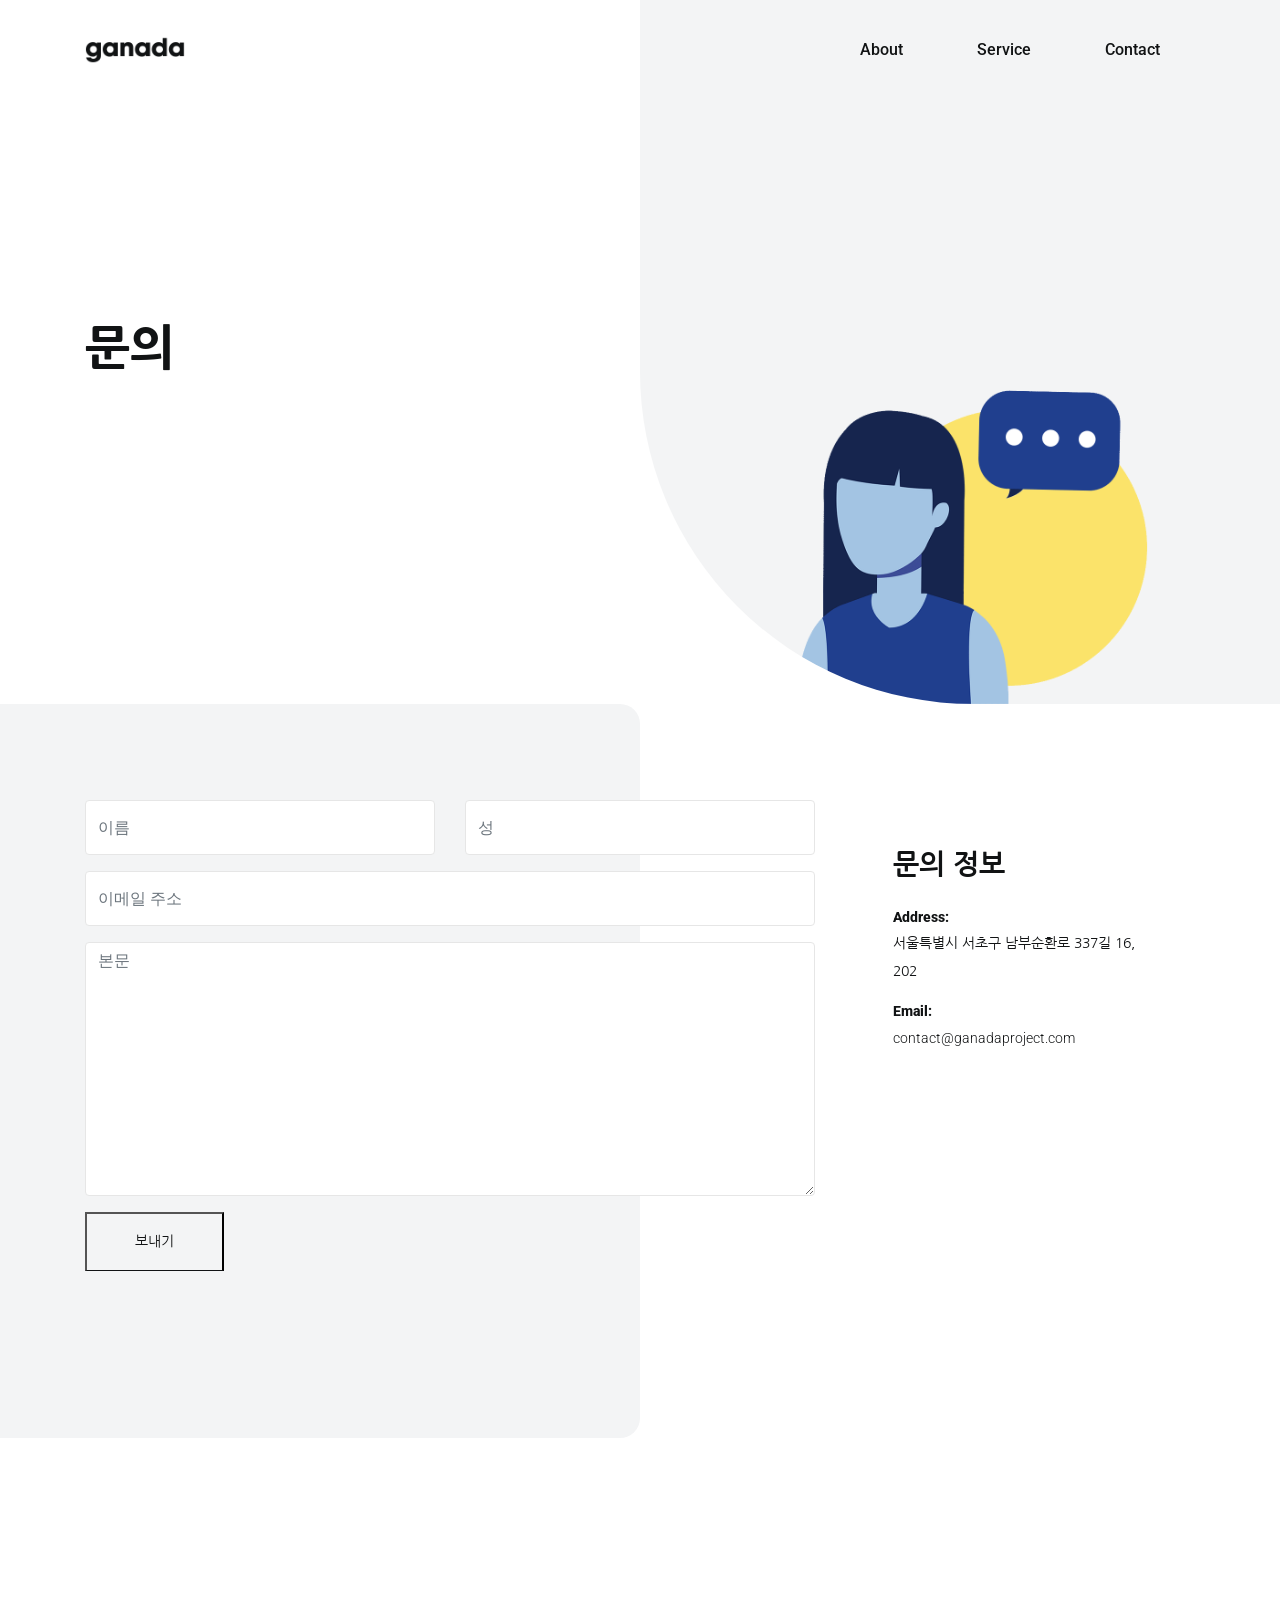
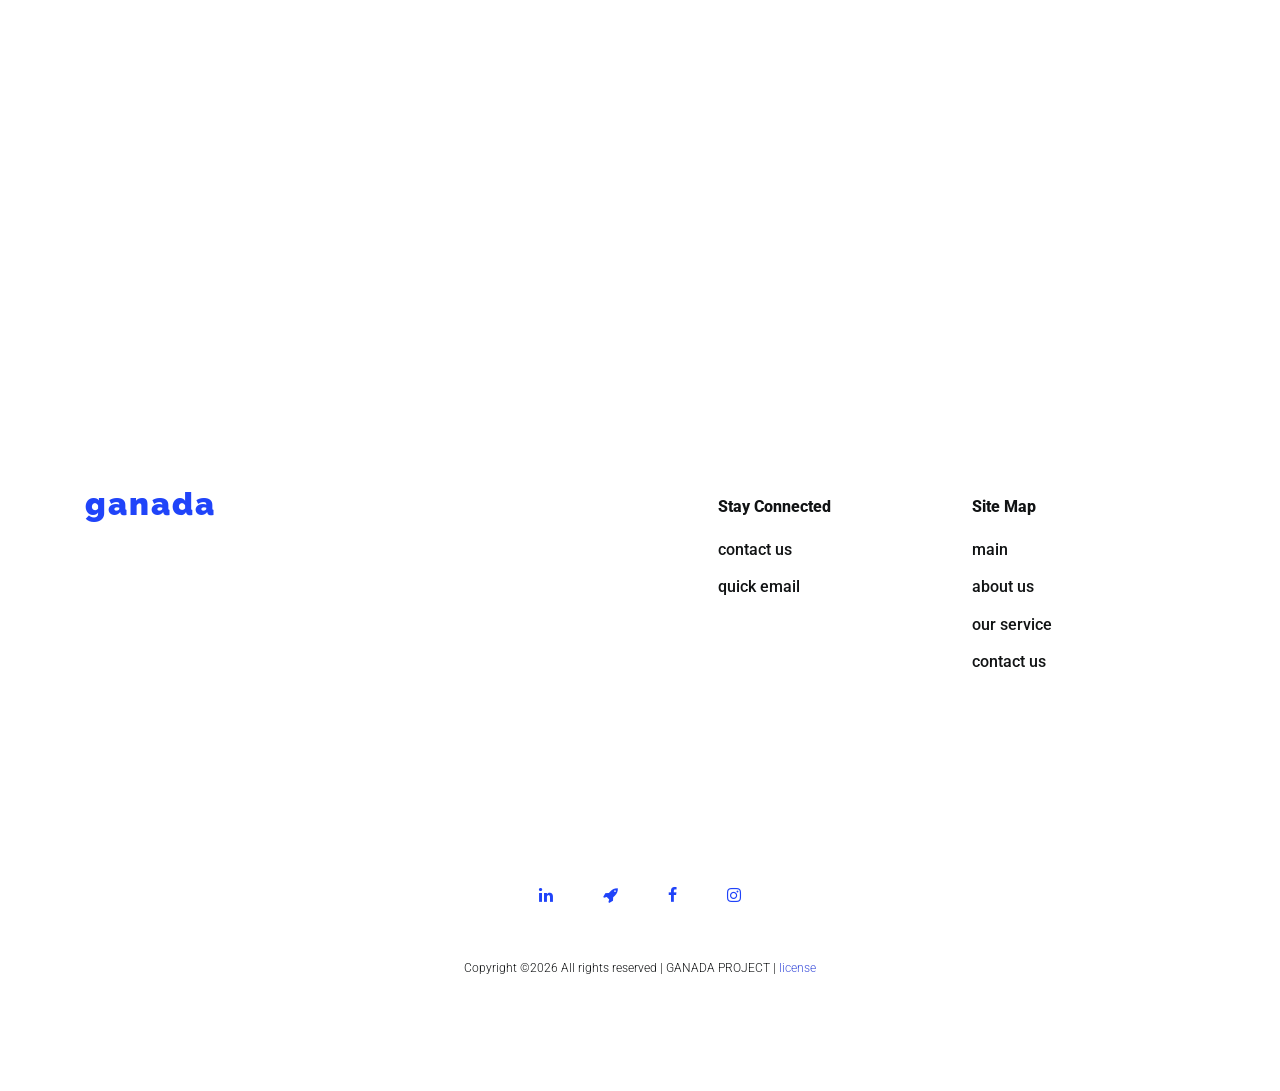
<file: contact.html>
<!DOCTYPE html>
<html lang="ko">
<head>
<title>Ganada/contact</title>
<meta charset="utf-8">
<meta name="viewport" content="width=device-width, initial-scale=1, shrink-to-fit=no">
<meta name="description" content="Ganada Project is the project-based starts-up company based in South Korea."/>
<meta name="keywords" content="ganada,project,startsup,wearbe,웨어비,가나다,프로젝트,가나다프로젝트,ganadaproject"/>
<meta name="author" content="Ganada Project"/>
<link rel="icon" href="favicon.png" type="image/png" sizes="16x16">
<!--★Social-tag★-->
<meta property="og:image" content="images/socialshare.png"/>
<meta property="og:type" content="website"/>
<meta property="og:url" content="https://ganadaproject.com/contact.html"/>
<meta property="og:title" content="Ganada Project"/>
<meta property="og:description" content="Ganada Project is the project-based starts-up company based in South Korea."/>
<!--★Fonts★-->
<link href="https://fonts.googleapis.com/css?family=Roboto:300,400,700,900" rel="stylesheet">
<link href="https://fonts.googleapis.com/css?family=Nanum+Gothic:400,700,800|Raleway:500,900&display=swap" rel="stylesheet">
<!--★Icons★-->
<link rel="stylesheet" href="fonts/icomoon/style.css">
<link rel="stylesheet" href="fonts/flaticon/font/flaticon.css">
<link rel="stylesheet" type="text/css" href="fonts/flaticon/font/flaticon.css">
<!--★Plug-ins★-->
<link rel="stylesheet" href="css/bootstrap.min.css">
<link rel="stylesheet" href="css/bootstrap-datepicker.css">
<link rel="stylesheet" href="css/jquery.fancybox.min.css">
<link rel="stylesheet" href="css/owl.carousel.min.css">
<link rel="stylesheet" href="css/owl.theme.default.min.css">
<link rel="stylesheet" href="css/aos.css">
<!--★Universal CSS★-->
<link rel="stylesheet" href="css/style.css">
</head>



<body data-spy="scroll" data-target=".site-navbar-target" data-offset="300">

   

<div class="site-wrap" id="home-section">



<div class="site-mobile-menu site-navbar-target">
<div class="site-mobile-menu-header">
<div class="site-mobile-menu-close mt-3">
<span class="icon-close2 js-menu-toggle"></span>
</div>
</div>
<div class="site-mobile-menu-body"></div>
</div>



<!--★Universal Nav Bar(uv:1.002) begins★-->
<header class="site-navbar site-navbar-target" role="banner">
<div class="container">
<div class="row align-items-center position-relative">
<div class="col-3">
<div class="site-logo">
<a href="index.html" class="font-weight-bold"><img class="img-fluid" src="images/logo.png"></a>
</div>
</div>
<div class="col-9  text-right">  
<span class="d-inline-block d-lg-none"><a href="#" class="font-primary site-menu-toggle js-menu-toggle py-5">
<span class="icon-menu h3 font-primary"></span></a></span>
<nav class="site-navigation text-right ml-auto d-none d-lg-block" role="navigation">
<ul class="site-menu main-menu js-clone-nav ml-auto ">
<li><a href="about.html" class="nav-link">About</a></li>
<li><a href="services.html" class="nav-link">Service</a></li>
<li><a href="contact.html" class="nav-link">Contact</a></li>
</ul>
</nav>
</div>
</div>
</div>
</header>
<!--★Universal Nav Bar ends★-->



<!--★DIV:About/Main-block(uv:1.001) begins★-->
<div class="ftco-blocks-cover-1">
<div class="site-section-cover contact-half-bg" data-aos="fade">
<div class="container">
<div class="row align-items-center justify-content-start">
<div class="site-section-main-text col-lg-8">
<h1 class="font-primary font-kr font-weight-primary"  data-aos="fade-up">문의</h1>
</div>
</div>
</div>
</div>
</div>
<!--★DIV:About/Main-block ends★-->



<!--★DIV:Contact form begins★-->
<div class="site-section bg-left-half">
<div class="container">

<div class="row">
<div class="col-lg-8 mb-5" >

<form action="#" method="post">
<div class="form-group row">

<div class="col-md-6 mb-4 mb-lg-0">
<input type="text" class="form-control" placeholder="이름">
</div>

<div class="col-md-6">
<input type="text" class="form-control" placeholder="성">
</div>
</div>

<div class="form-group row">
<div class="col-md-12">
<input type="text" class="form-control" placeholder="이메일 주소">
</div>
</div>

<div class="form-group row">
<div class="col-md-12">
<textarea name="" id="" class="form-control" placeholder="본문" cols="30" rows="10"></textarea>
</div>
</div>

<div class="form-group row">
<div class="col-md-6 mr-auto">
<input type="submit" class="button-big font-kr py-3 px-5" value="보내기">
</div>
</div>
</form>
</div>

<div class="col-lg-4 ml-auto">
<div class="bg-white p-3 p-md-5">
<h3 class="font-contact-primary mb-4 font-kr font-weight-2nd">문의 정보</h3>
<ul class="list-unstyled footer-link">
<li class="d-block mb-3">
<span class="d-block font-contact-primary font-eng font-weight-primary font-size-14">Address:</span>
<span class="font-kr font-size-14">서울특별시 서초구 남부순환로 337길 16, 202</span></li>
<li class="d-block mb-3"><span class="d-block font-contact-primary font-eng font-weight-primary font-size-14">Email:</span><span class="font-eng font-size-14">contact@ganadaproject.com</span></li>
</ul>
</div>
</div>
</div>
</div>
</div>
<!--★DIV:Contact form ends★-->



<!--★DIV:Bottom Head line begins★-->
<div class="site-section" data-aos="fade-up">
<div class="container">
<div class="row justify-content-center bg-tertiary">
<div class="col-md-8">
<h2 class="font-kr font-primary font-weight-2nd mb-5">가나다는 모든 열정에 귀 기울입니다.</h2>
<p><a href="contact.html" class="button-big font-kr font-primary font-weight-2nd mt-2 visibility-hidden">hidden</a></p>     
</div>
</div>
</div>
</div>
<!--★DIV:Bottom Head line ends★-->



<!--★Universal Footer(uv:1.003) begins★-->
<div class="footer site-section">

<div class="container">
<div class="row">
<div class="col-md-3">
<div class="site-logo-footer">
<a href="index.html">ganada</a>
</div> 
</div>
<div class="col-md-8 ml-auto">
<div class="row">
<div class="col-md-4 ml-auto">
<ul class="list-unstyled links font-eng">
<li><p><section class="font-primary"><b>Stay Connected</b></section></p></blockquote></li>
<li><a href="contact.html">Contact Us</a></li>
<li><a href="mailto:contact@ganadaproject.com?subject=Contact Request">Quick Email</a></li>
</ul>
</div>
<div class="col-md-4">
<ul class="list-unstyled links font-eng">
<li><p><section class="font-primary"><b>Site Map</b></section></p></blockquote></li>
<li><a href="index.html">Main</a></li>
<li><a href="about.html">About us</a></li>
<li><a href="services.html">Our service</a></li>
<li><a href="contact.html">Contact us</a></li>
</ul>
</div>
</div>
</div>
</div>
</div>
</div>

<div class="site-section">
<div class="container">
<div class="row mb-4 text-center">
<div class="col social-icons-footer">
<a href="https://www.linkedin.com/company/ganadaproject" target="_blank"><span class="m-2 icon-linkedin"></span></a>
<a href="https://www.rocketpunch.com/companies/ganadaproject" target="_blank"><span class="m-2 icon-rocket"></span></a>
<a href="https://www.facebook.com/ganadaproject" target="_blank"><span class="m-2 icon-facebook"></span></a>
<a href="http://instagram.com/ganadaproject" target="_blank"><span class="m-2 icon-instagram"></span></a>
</div>
</div>
<div class="row mt-5 justify-content-center">
<div class="col-md-7 text-center">
<p class="font-eng font-size-12">
Copyright &copy;<script>document.write(new Date().getFullYear());</script> All rights reserved | GANADA PROJECT | <a href="license.html">license</a>
</p>
</div>
</div>
</div>
</div>

</div>
<!--★Universal Footer ends★-->



    <script src="js/jquery-3.3.1.min.js"></script>
    <script src="js/jquery-migrate-3.0.0.js"></script>
    <script src="js/popper.min.js"></script>
    <script src="js/bootstrap.min.js"></script>
    <script src="js/owl.carousel.min.js"></script>
    <script src="js/jquery.sticky.js"></script>
    <script src="js/jquery.waypoints.min.js"></script>
    <script src="js/jquery.animateNumber.min.js"></script>
    <script src="js/jquery.fancybox.min.js"></script>
    <script src="js/jquery.stellar.min.js"></script>
    <script src="js/jquery.easing.1.3.js"></script>
    <script src="js/bootstrap-datepicker.min.js"></script>
    <script src="js/isotope.pkgd.min.js"></script>
    <script src="js/aos.js"></script>
  

    <script src="js/typed.js"></script>
            <script>
            var typed = new Typed('.typed-words', {
            strings: ["Business"," Startups"," Organization", " Company"],
            typeSpeed: 80,
            backSpeed: 80,
            backDelay: 4000,
            startDelay: 1000,
            loop: true,
            showCursor: true
            });
            </script>


    <script src="js/main.js"></script>

  </body>

</html>
</file>
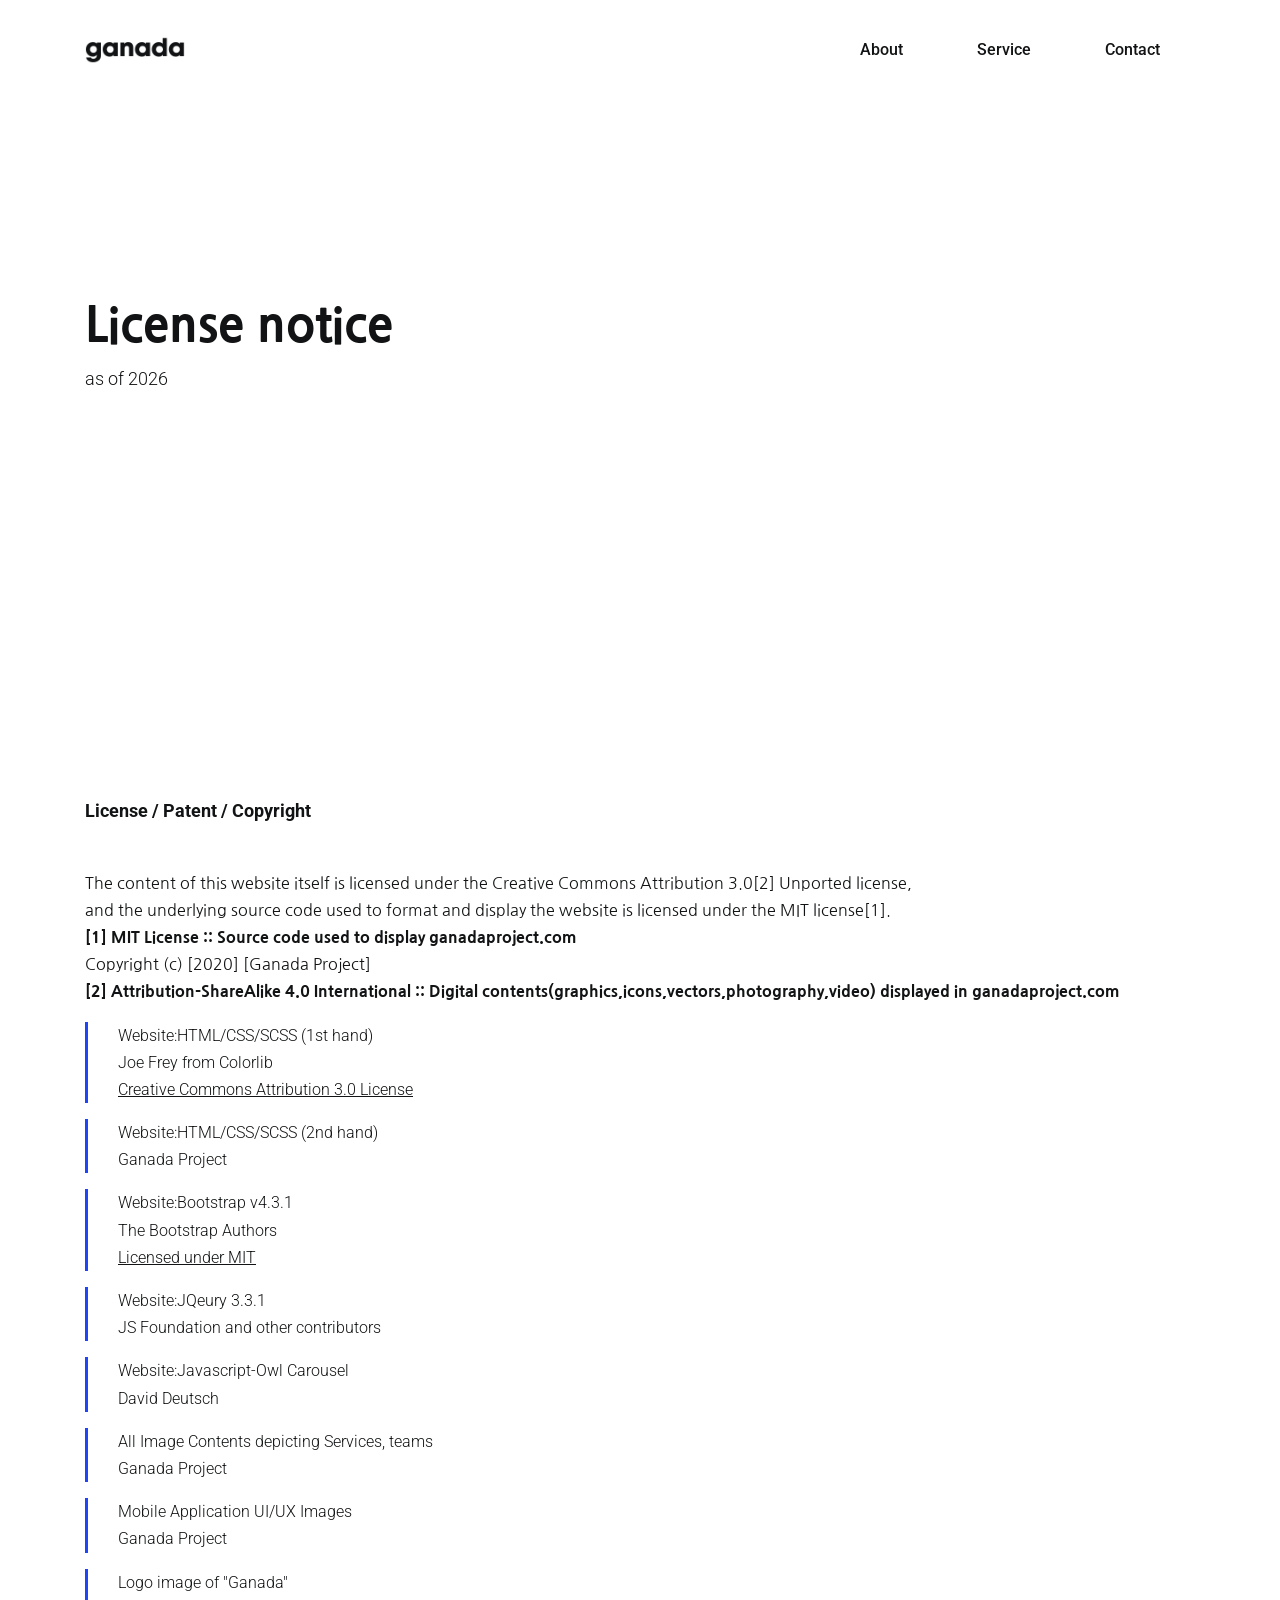
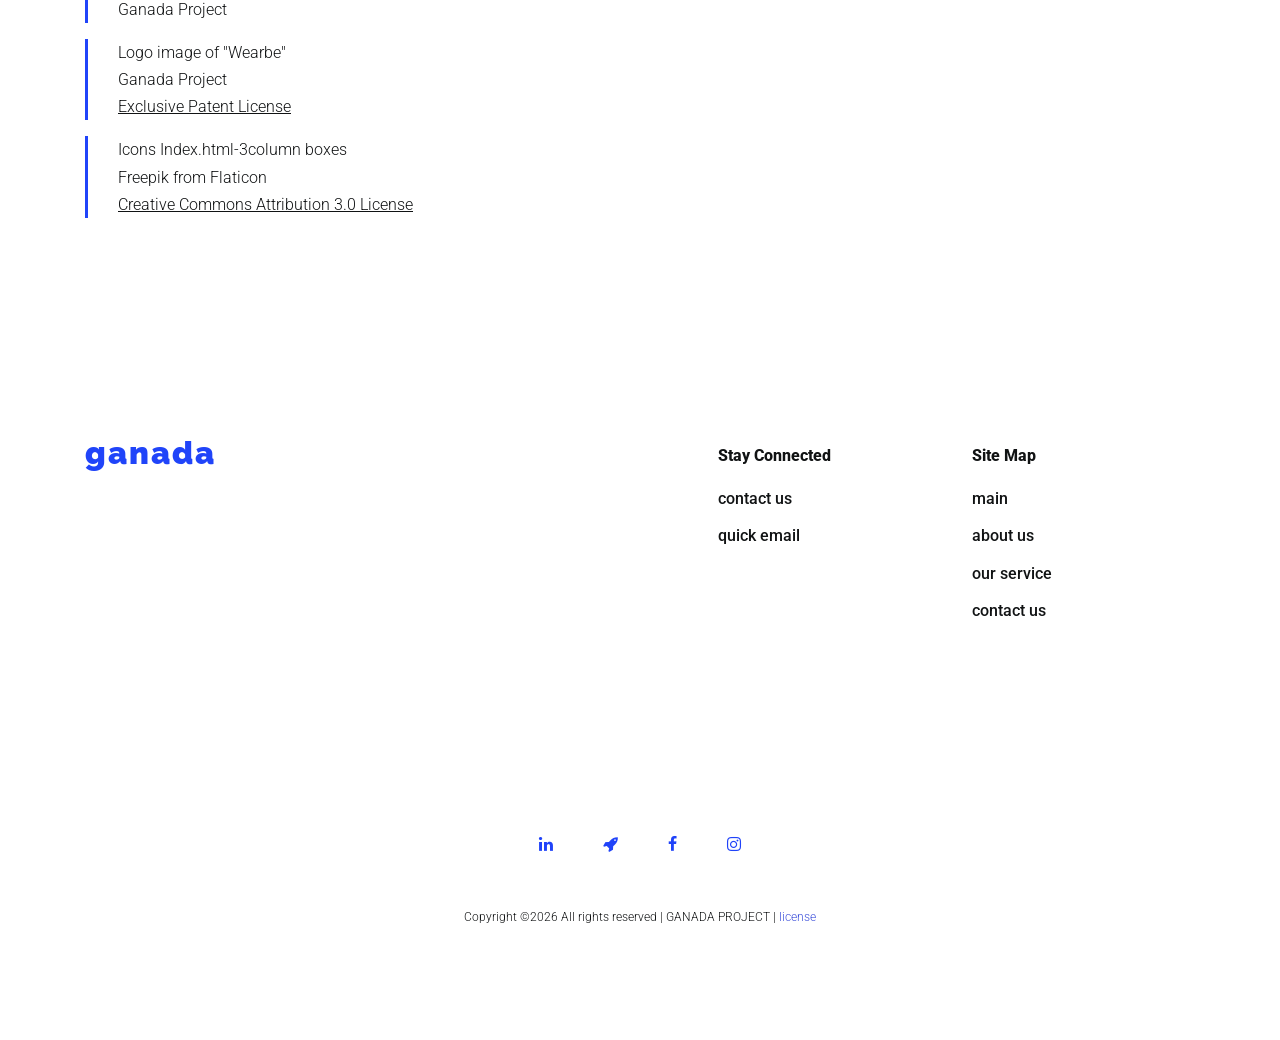
<file: license.html>
<!DOCTYPE html>
<html lang="ko">
<head>
<title>Ganada/license</title>
<meta charset="utf-8">
<meta name="viewport" content="width=device-width, initial-scale=1, shrink-to-fit=no">
<meta name="description" content="Ganada Project is the project-based starts-up company based in South Korea."/>
<meta name="keywords" content="ganada,project,startsup,wearbe,웨어비,가나다,프로젝트,가나다프로젝트,ganadaproject"/>
<meta name="author" content="Ganada Project"/>
<link rel="icon" href="favicon.png" type="image/png" sizes="16x16">
<!--★Social-tag★-->
<meta property="og:image" content="images/socialshare.png"/>
<meta property="og:type" content="website"/>
<meta property="og:url" content="https://ganadaproject.com/lincese.html"/>
<meta property="og:title" content="Ganada Project"/>
<meta property="og:description" content="Ganada Project is the project-based starts-up company based in South Korea."/>
<!--★Fonts★-->
<link href="https://fonts.googleapis.com/css?family=Roboto:300,400,700,900" rel="stylesheet">
<link href="https://fonts.googleapis.com/css?family=Nanum+Gothic:400,700,800|Raleway:500,900&display=swap" rel="stylesheet">
<!--★Icons★-->
<link rel="stylesheet" href="fonts/icomoon/style.css">
<link rel="stylesheet" href="fonts/flaticon/font/flaticon.css">
<link rel="stylesheet" type="text/css" href="fonts/flaticon/font/flaticon.css">
<!--★Plug-ins★-->
<link rel="stylesheet" href="css/bootstrap.min.css">
<link rel="stylesheet" href="css/bootstrap-datepicker.css">
<link rel="stylesheet" href="css/jquery.fancybox.min.css">
<link rel="stylesheet" href="css/owl.carousel.min.css">
<link rel="stylesheet" href="css/owl.theme.default.min.css">
<link rel="stylesheet" href="css/aos.css">
<!--★Universal CSS★-->
<link rel="stylesheet" href="css/style.css">
</head>



<body data-spy="scroll" data-target=".site-navbar-target" data-offset="300">

   

<div class="site-wrap" id="home-section">



<div class="site-mobile-menu site-navbar-target">
<div class="site-mobile-menu-header">
<div class="site-mobile-menu-close mt-3">
<span class="icon-close2 js-menu-toggle"></span>
</div>
</div>
<div class="site-mobile-menu-body"></div>
</div>



<!--★Universal Nav Bar(uv:1.002) begins★-->
<header class="site-navbar site-navbar-target" role="banner">
<div class="container">
<div class="row align-items-center position-relative">
<div class="col-3">
<div class="site-logo">
<a href="index.html" class="font-weight-bold"><img class="img-fluid" src="images/logo.png"></a>
</div>
</div>
<div class="col-9  text-right">  
<span class="d-inline-block d-lg-none"><a href="#" class="font-primary site-menu-toggle js-menu-toggle py-5">
<span class="icon-menu h3 font-primary"></span></a></span>
<nav class="site-navigation text-right ml-auto d-none d-lg-block" role="navigation">
<ul class="site-menu main-menu js-clone-nav ml-auto ">
<li><a href="about.html" class="nav-link">About</a></li>
<li><a href="services.html" class="nav-link">Service</a></li>
<li><a href="contact.html" class="nav-link">Contact</a></li>
</ul>
</nav>
</div>
</div>
</div>
</header>
<!--★Universal Nav Bar ends★-->


      
<div class="ftco-blocks-cover-1">
<div class="site-section-cover" data-aos="fade">
<div class="container">
<div class="row align-items-center justify-content-start">
<div class="site-section-main-text col-lg-8">
<h1 class="font-primary font-eng font-weight-primary"  data-aos="fade-up">License notice</h1>
<p data-aos="fade-up" data-aos-delay="100" class="font-eng font-primary">as of <script>document.write(new Date().getFullYear());</script></p>
</div>
</div>
</div>
</div>
</div>


<div class="site-section about-me">
<div class="container">
<div class="row align-items-center">
<div class="col-md-12 ml-auto">
<h2 class="font-primary mb-5 font-weight-bold">License / Patent / Copyright</h2>
<p>The content of this website itself is licensed under the Creative Commons Attribution 3.0[2] Unported license,
<br>and the underlying source code used to format and display the website is licensed under the MIT license[1].
<br><b>[1] MIT License :: Source code used to display ganadaproject.com</b>
<br>Copyright (c) [2020] [Ganada Project]
<br><b>[2] Attribution-ShareAlike 4.0 International :: Digital contents(graphics,icons,vectors,photography,video) displayed in ganadaproject.com</b></p>

<blockquote class="quote-29281">
<p><section class="font-eng font-primary">Website:HTML/CSS/SCSS (1st hand)</section>Joe Frey from Colorlib<br>
<section class="font-eng" style="text-decoration:underline;">Creative Commons Attribution 3.0 License</section></p>
</blockquote>

<blockquote class="quote-29281">
<p><section class="font-eng font-primary">Website:HTML/CSS/SCSS (2nd hand)</section>Ganada Project</p>
</blockquote>

<blockquote class="quote-29281">
<p><section class="font-eng font-primary">Website:Bootstrap v4.3.1</section>The Bootstrap Authors
<section class="font-eng" style="text-decoration:underline;">Licensed under MIT</section></p>
</blockquote>       

<blockquote class="quote-29281">
<p><section class="font-eng font-primary">Website:JQeury 3.3.1</section>JS Foundation and other contributors</p>
</blockquote>                      

<blockquote class="quote-29281">
<p><section class="font-eng font-primary">Website:Javascript-Owl Carousel</section>David Deutsch</p>
</blockquote>           

<blockquote class="quote-29281">
<p><section class="font-eng font-primary">All Image Contents depicting Services, teams</section>Ganada Project</p>
</blockquote>

<blockquote class="quote-29281">
<p><section class="font-eng font-primary">Mobile Application UI/UX Images</section>Ganada Project</p>
</blockquote>

<blockquote class="quote-29281">
<p><section class="font-eng font-primary">Logo image of "Ganada"</section>Ganada Project</p>
</blockquote>

<blockquote class="quote-29281">
<p><section class="font-eng font-primary">Logo image of "Wearbe"</section>Ganada Project
<br><section class="font-eng" style="text-decoration:underline;">Exclusive Patent License</section></p>
</blockquote>

<blockquote class="quote-29281">
<p><section class="font-eng font-primary">Icons Index.html-3column boxes</section>Freepik from Flaticon<br>
<section class="font-eng" style="text-decoration:underline;">Creative Commons Attribution 3.0 License</section></p>
</blockquote>

</div>
</div>
</div>
</div>



<!--★Universal Footer(uv:1.003) begins★-->
<div class="footer site-section">

<div class="container">
<div class="row">
<div class="col-md-3">
<div class="site-logo-footer">
<a href="index.html">ganada</a>
</div> 
</div>
<div class="col-md-8 ml-auto">
<div class="row">
<div class="col-md-4 ml-auto">
<ul class="list-unstyled links font-eng">
<li><p><section class="font-primary"><b>Stay Connected</b></section></p></blockquote></li>
<li><a href="contact.html">Contact Us</a></li>
<li><a href="mailto:contact@ganadaproject.com?subject=Contact Request">Quick Email</a></li>
</ul>
</div>
<div class="col-md-4">
<ul class="list-unstyled links font-eng">
<li><p><section class="font-primary"><b>Site Map</b></section></p></blockquote></li>
<li><a href="index.html">Main</a></li>
<li><a href="about.html">About us</a></li>
<li><a href="services.html">Our service</a></li>
<li><a href="contact.html">Contact us</a></li>
</ul>
</div>
</div>
</div>
</div>
</div>
</div>

<div class="site-section">
<div class="container">
<div class="row mb-4 text-center">
<div class="col social-icons-footer">
<a href="https://www.linkedin.com/company/ganadaproject" target="_blank"><span class="m-2 icon-linkedin"></span></a>
<a href="https://www.rocketpunch.com/companies/ganadaproject" target="_blank"><span class="m-2 icon-rocket"></span></a>
<a href="https://www.facebook.com/ganadaproject" target="_blank"><span class="m-2 icon-facebook"></span></a>
<a href="http://instagram.com/ganadaproject" target="_blank"><span class="m-2 icon-instagram"></span></a>
</div>
</div>
<div class="row mt-5 justify-content-center">
<div class="col-md-7 text-center">
<p class="font-eng font-size-12">
Copyright &copy;<script>document.write(new Date().getFullYear());</script> All rights reserved | GANADA PROJECT | <a href="license.html">license</a>
</p>
</div>
</div>
</div>
</div>

</div>
<!--★Universal Footer ends★-->



    <script src="js/jquery-3.3.1.min.js"></script>
    <script src="js/jquery-migrate-3.0.0.js"></script>
    <script src="js/popper.min.js"></script>
    <script src="js/bootstrap.min.js"></script>
    <script src="js/owl.carousel.min.js"></script>
    <script src="js/jquery.sticky.js"></script>
    <script src="js/jquery.waypoints.min.js"></script>
    <script src="js/jquery.animateNumber.min.js"></script>
    <script src="js/jquery.fancybox.min.js"></script>
    <script src="js/jquery.stellar.min.js"></script>
    <script src="js/jquery.easing.1.3.js"></script>
    <script src="js/bootstrap-datepicker.min.js"></script>
    <script src="js/isotope.pkgd.min.js"></script>
    <script src="js/aos.js"></script>
  

    <script src="js/typed.js"></script>
            <script>
            var typed = new Typed('.typed-words', {
            strings: ["Business"," Startups"," Organization", " Company"],
            typeSpeed: 80,
            backSpeed: 80,
            backDelay: 4000,
            startDelay: 1000,
            loop: true,
            showCursor: true
            });
            </script>


    <script src="js/main.js"></script>

  </body>

</html>
</file>
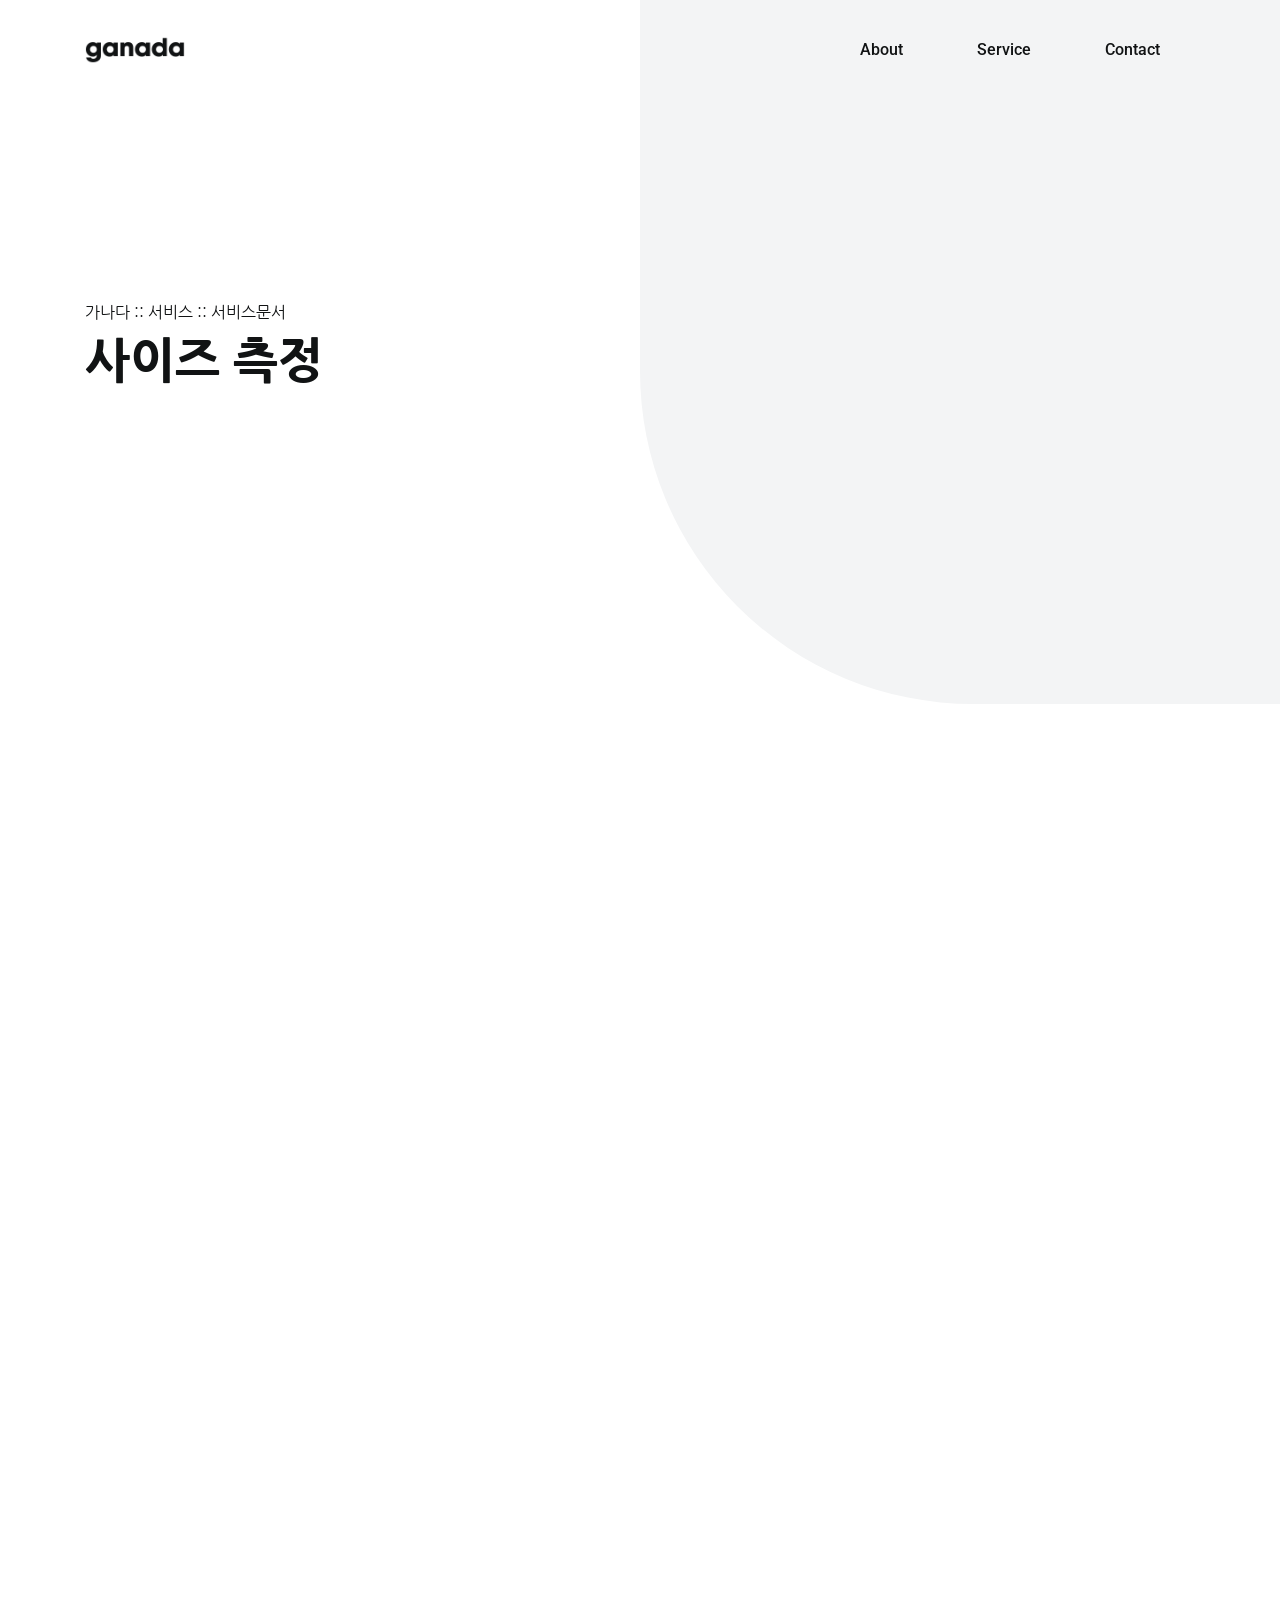
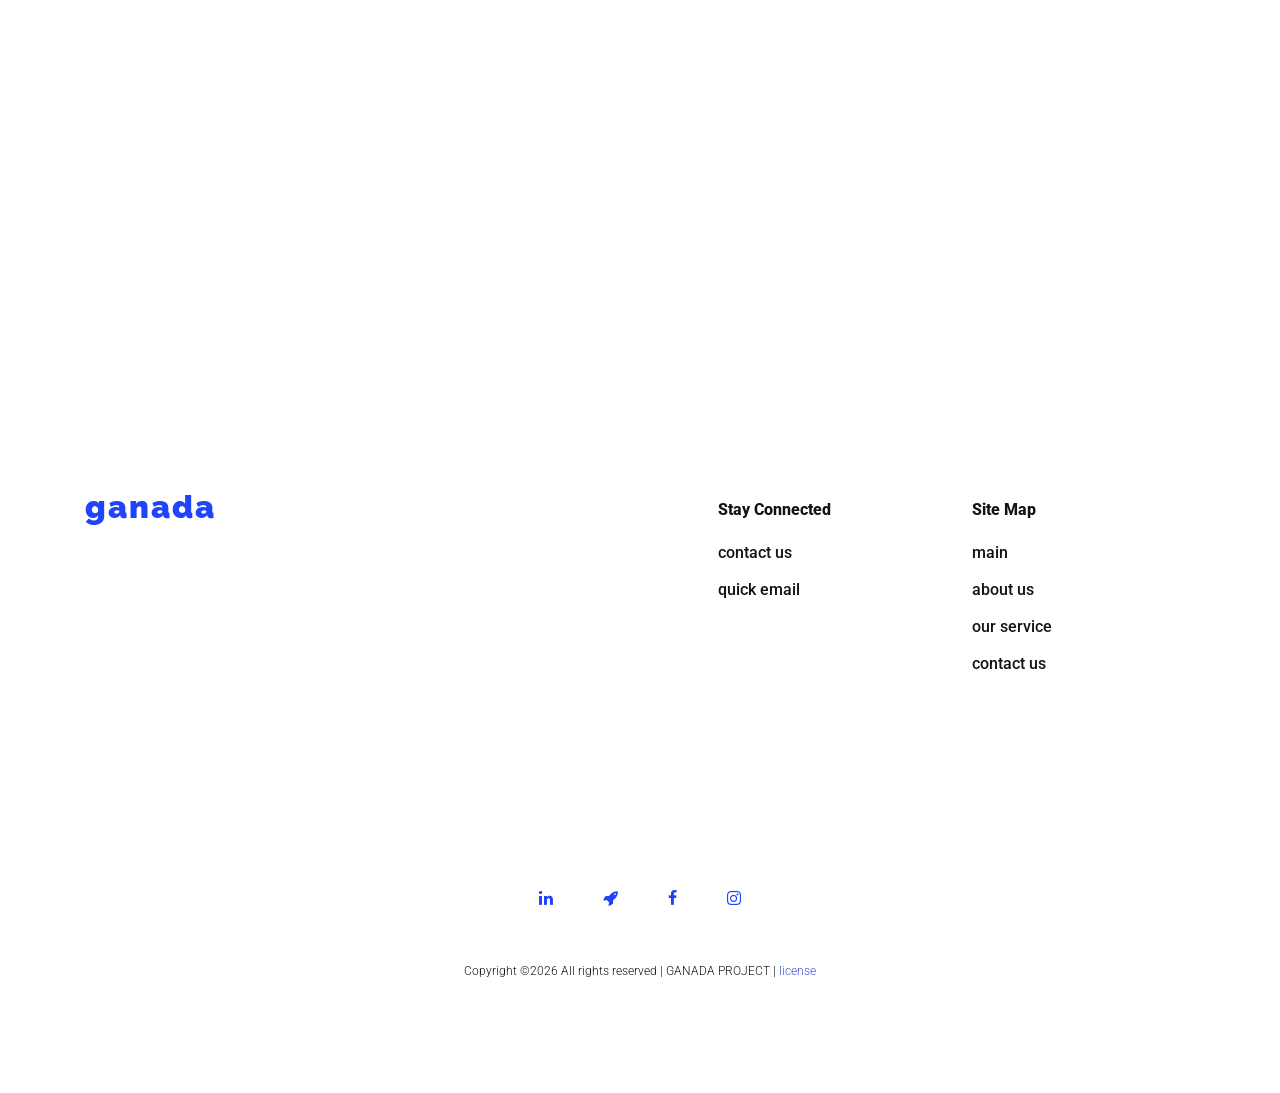
<file: services-bodysize.html>
<!DOCTYPE html>
<html lang="ko">
<head>
<title>Ganada/services</title>
<meta charset="utf-8">
<meta name="viewport" content="width=device-width, initial-scale=1, shrink-to-fit=no">
<meta name="description" content="Ganada Project is the project-based starts-up company based in South Korea."/>
<meta name="keywords" content="ganada,project,startsup,wearbe,웨어비,가나다,프로젝트,가나다프로젝트,ganadaproject"/>
<meta name="author" content="Ganada Project"/>
<link rel="icon" href="favicon.png" type="image/png" sizes="16x16">
<!--★Social-tag★-->
<meta property="og:image" content="images/socialshare.png"/>
<meta property="og:type" content="website"/>
<meta property="og:url" content="https://ganadaproject.com/services-bodysize.html"/>
<meta property="og:title" content="Ganada Project"/>
<meta property="og:description" content="Ganada Project is the project-based starts-up company based in South Korea."/>
<!--★Fonts★-->
<link href="https://fonts.googleapis.com/css?family=Roboto:300,400,700,900" rel="stylesheet">
<link href="https://fonts.googleapis.com/css?family=Nanum+Gothic:400,700,800|Raleway:500,900&display=swap" rel="stylesheet">
<!--★Icons★-->
<link rel="stylesheet" href="fonts/icomoon/style.css">
<link rel="stylesheet" href="fonts/flaticon/font/flaticon.css">
<link rel="stylesheet" type="text/css" href="fonts/flaticon/font/flaticon.css">
<!--★Plug-ins★-->
<link rel="stylesheet" href="css/bootstrap.min.css">
<link rel="stylesheet" href="css/bootstrap-datepicker.css">
<link rel="stylesheet" href="css/jquery.fancybox.min.css">
<link rel="stylesheet" href="css/owl.carousel.min.css">
<link rel="stylesheet" href="css/owl.theme.default.min.css">
<link rel="stylesheet" href="css/aos.css">
<!--★Universal CSS★-->
<link rel="stylesheet" href="css/style.css">
</head>



<body data-spy="scroll" data-target=".site-navbar-target" data-offset="300">

   

<div class="site-wrap" id="home-section">



<div class="site-mobile-menu site-navbar-target">
<div class="site-mobile-menu-header">
<div class="site-mobile-menu-close mt-3">
<span class="icon-close2 js-menu-toggle"></span>
</div>
</div>
<div class="site-mobile-menu-body"></div>
</div>



<!--★Universal Nav Bar(uv:1.002) begins★-->
<header class="site-navbar site-navbar-target" role="banner">
<div class="container">
<div class="row align-items-center position-relative">
<div class="col-3">
<div class="site-logo">
<a href="index.html" class="font-weight-bold"><img class="img-fluid" src="images/logo.png"></a>
</div>
</div>
<div class="col-9  text-right">  
<span class="d-inline-block d-lg-none"><a href="#" class="font-primary site-menu-toggle js-menu-toggle py-5">
<span class="icon-menu h3 font-primary"></span></a></span>
<nav class="site-navigation text-right ml-auto d-none d-lg-block" role="navigation">
<ul class="site-menu main-menu js-clone-nav ml-auto ">
<li><a href="about.html" class="nav-link">About</a></li>
<li><a href="services.html" class="nav-link">Service</a></li>
<li><a href="contact.html" class="nav-link">Contact</a></li>
</ul>
</nav>
</div>
</div>
</div>
</header>
<!--★Universal Nav Bar ends★-->



<!--★DIV:Services/bodysize/Main-block begins★-->
<div class="ftco-blocks-cover-1">
<div class="site-section-cover sub-services-half-bg" data-aos="fade">
<div class="container">
<div class="row align-items-center justify-content-start">
<div class="site-section-main-text col-lg-8">
<h2 class="font-primary font-kr" data-aos="fade-up">가나다 :: 서비스 :: 서비스문서</h2>
<h1 class="font-primary font-kr font-weight-primary"  data-aos="fade-up">사이즈 측정</h1>
</div>
</div>
</div>
</div>
</div>
<!--★DIV:Services/bodysize/Main-block ends★-->



<!--★Section #1 begins★-->
<div class="site-section about-me">
<div class="container">
<div class="row align-items-center">
<div class="col-md-6 mb-5 mb-md-0">
<img src="images/services/services-sizemeasurement01.png" alt="Image" class="img-fluid" data-aos="fade-up" data-aos-delay="">
</div>
<div class="col-md-5 ml-auto" data-aos="fade-up" data-aos-delay="100">
<h2 class="mb-5 font-size-20 font-primary font-kr font-weight-bold">가장 간편한 사이즈 측정</h2>
<blockquote class="quote-29281">
<p class="font-kr">앞 모습 전신사진 한장만 촬영하면 됩니다.</p>
</blockquote>
<p class="font-kr font-breaks">
<span class="icon-looks_one"></span> 촬영할때, 피촬영자의 모습이 '<b>정수리</b>','<b>발뒤꿈치</b>' 가이드선 안에 들어오도록 맞춰주세요. 물론 너무 정확할 필요는 없습니다. 다음 단계에서 다시 조절할 수 있기 때문이죠.</p>
<p class="font-kr font-breaks">
<span class="icon-looks_two"></span> 최대한 스마트폰의 각도를 <b>직각</b>이 되도록 맞춰주세요. 촬영이 가능해지면 화면에 안내 문구가 나타납니다.</p>
</div>
</div>
</div>
</div>
<!--★Section #1 ends★-->



<!--★Section #2 begins★-->
<div class="site-section about-me">
<div class="container">
<div class="row align-items-center">
<div class="col-md-5 ml-auto mobile-off" data-aos="fade-up" data-aos-delay="100">
<h2 class="mb-5 font-size-20 font-primary font-kr font-weight-bold">웨어비 바디캔버스&trade;</h2>
<blockquote class="quote-29281">
<p class="font-kr">가이드선을 내 신체부위에 맞춰주세요.</p>
</blockquote>
<p class="font-kr font-breaks" >
<span class="icon-looks_one"></span> 촬영된 모습위에 가이드선들이 나타납니다. <br>각 가이드 선에 적혀있는 부위별로 <b>이미지 속 신체</b>에 맞춰주세요. </p>
<p class="font-kr font-breaks" >
<span class="icon-looks_two"></span> 각 가이드선은 상하 또는 좌우로 움직입니다.</p>
<p class="font-kr font-breaks" >
<span class="icon-looks_3"></span> 해당 가이드선을 어느 부위에 맞추어야할지 모르겠다면, <b>우측하단에 위치한 물음표</b>를 클릭하세요!</p>
</div>

<div class="col-md-6 mb-5 mb-md-0">
<img src="images/services/services-sizemeasurement02.png" alt="Image" class="img-fluid" data-aos="fade-up" data-aos-delay="">
</div>

<div class="col-md-5 ml-auto mobile-on" data-aos="fade-up" data-aos-delay="100">
<h2 class="mb-5 font-size-20 font-primary font-kr font-weight-bold">웨어비 바디캔버스&trade;</h2>
<blockquote class="quote-29281">
<p class="font-kr">가이드선을 내 신체부위에 맞춰주세요.</p>
</blockquote>
<p class="font-kr font-breaks">
<span class="icon-looks_one"></span> 촬영된 모습위에 가이드선들이 나타납니다. <br>각 가이드 선에 적혀있는 부위별로 <b>이미지 속 신체</b>에 맞춰주세요.</p>
<p class="font-kr font-breaks">
<span class="icon-looks_two"></span> 최대한 스마트폰의 각도를 <b>직각</b>이 되도록 맞춰주세요. 촬영이 가능해지면 화면에 안내 문구가 나타납니다.</p>
<p class="font-kr font-breaks">
<span class="icon-looks_3"></span> 해당 가이드선을 어느 부위에 맞추어야할지 모르겠다면, <b>우측하단에 위치한 물음표</b>를 클릭하세요!</p>
</div>
</div>
</div>
</div>
<!--★Section #2 ends★-->



<!--★Section #3 begins★-->
<div class="site-section about-me">
<div class="container">
<div class="row align-items-center">
<div class="col-md-6 ml-auto"  data-aos="fade-up">
<h2 class="mb-5 font-size-20 font-primary font-kr font-weight-bold">끝</h2>
<blockquote class="quote-29281">
<p class="font-kr font-breaks">오차범위는 ±10mm 이내 입니다.</p>
</blockquote>
<p class="font-kr font-breaks">이제부터 웨어비가 피촬영자의 <b>신체치수를 측정</b>하게 됩니다.</p>
</div>
<div class="col-md-5 mb-5 mb-md-0">
</div>
</div>
</div>
</div>
<!--★Section #3 ends★-->



<!--★DIV:Service/6 Main Features begins★ (ver1.00000001)-->
<div class="site-section">
<div class="container">
<h2 class="font-primary mb-5 font-weight-primary font-kr" data-aos="fade-up">B2C :: 웨어비의 기능</h2>
<div class="row">

<div class="col-lg-4 col-md-12 col-sm-12" data-aos="fade-up" data-aos-delay="">
<div class="feature-service active">
<span class="wrap-icon"><img src="images/services/box-1.png"></span>
<h2 class="heading font-kr font-primary font-weight-2nd">신체치수 측정</h2>
<p class="font-kr mb-5" style="color:#111314;font-size:14px;line-height:25px;">스마트폰 하나로 간편하게<br>신체치수를 측정할 수 있습니다.</p>
<p><a href="services-bodysize.html" class="button-big font-kr font-primary font-weight-2nd visibility-hidden">신체치수 측정 가이드<span class="icon-keyboard_arrow_right"></span></a></p>
</div>
</div>

<div class="col-lg-4 col-md-12 col-sm-12" data-aos="fade-up" data-aos-delay="100">
<div class="feature-service">
<span class="wrap-icon"><img src="images/services/box-2.png"></span>
<h2 class="heading font-kr font-primary font-weight-2nd">사이즈카드</h2>
<p class="font-kr mb-5" style="color:#111314;font-size:14px;line-height:25px;">나의 사이즈를 기록하고<br>편리함을 느껴보세요.</p>
<p><a href="services-sizecard.html" class="button-big font-kr font-primary font-weight-2nd">사이즈카드 기능<span class="icon-keyboard_arrow_right"></span></a></p>
</div>
</div>

<div class="col-lg-4 col-md-12 col-sm-12" data-aos="fade-up" data-aos-delay="200">
<div class="feature-service">
<span class="wrap-icon"><img src="images/services/box-3.png"></span>
<h2 class="heading font-kr font-primary font-weight-2nd">오직 패션을 위한 검색</h2>
<p class="font-kr mb-5" style="color:#111314;font-size:14px;line-height:25px;">웨어비의 검색은 <br>오직 스타일에 최적화 되어있습니다.</p>
<p><a href="services-searchengine.html" class="button-big font-kr font-primary font-weight-2nd">검색 매뉴얼<span class="icon-keyboard_arrow_right"></span></a></p>
</div>
</div>

<div class="col-lg-4 col-md-12 col-sm-12" data-aos="fade-up" data-aos-delay="">
<div class="feature-service">
<span class="wrap-icon"><img src="images/services/box-4.png"></span>
<h2 class="heading font-kr font-primary font-weight-2nd">모바일 피팅룸</h2>
<p class="font-kr mb-5" style="color:#111314;font-size:14px;line-height:25px;">이제는 의류사이즈와<br>신체사이즈를 비교할 수 있습니다.</p>
<p><a href="services-fittingroom.html" class="button-big font-kr font-primary font-weight-2nd">의류사이즈 vs. 신체사이즈<span class="icon-keyboard_arrow_right"></span></a></p>
</div>
</div>

<div class="col-lg-4 col-md-12 col-sm-12" data-aos="fade-up" data-aos-delay="100">
<div class="feature-service active stay">
<span class="wrap-icon"><img src="images/services/box-5.png"></span>
<h2 class="heading font-kr font-primary font-weight-2nd">상품 구매</h2>
<p class="font-kr mb-5" style="color:#111314;font-size:14px;line-height:25px;">나에게 어울리는 사이즈를 찾았습니다.<br>구매까지 바로 연결 될 수 있습니다.</p>
<p><a href="" class="button-big font-kr font-primary font-weight-2nd visibility-hidden">hidden</a></p>
</div>
</div>

<div class="col-lg-4 col-md-12 col-sm-12" data-aos="fade-up" data-aos-delay="200">
<div class="feature-service">
<span class="wrap-icon"><img src="images/services/box-6.png"></span>
<h2 class="heading font-kr font-primary font-weight-2nd">피드백과 미래</h2>
<p class="font-kr mb-5" style="color:#111314;font-size:14px;line-height:25px;">웨어비는 이제 시작되었습니다.<br>유저의 피드백이 어떤 역할을 할까요?</p>
<p><a href="services-feedback.html" class="button-big font-kr font-primary font-weight-2nd">웨어비의 미래 모습<span class="icon-keyboard_arrow_right"></span></a></p>
</div>
</div>

</div>
</div>
</div>
<!--★DIV:Service/6 Main Features ends★-->



<!--★Universal Footer(uv:1.003) begins★-->
<div class="footer site-section">

<div class="container">
<div class="row">
<div class="col-md-3">
<div class="site-logo-footer">
<a href="index.html">ganada</a>
</div> 
</div>
<div class="col-md-8 ml-auto">
<div class="row">
<div class="col-md-4 ml-auto">
<ul class="list-unstyled links font-eng">
<li><p><section class="font-primary"><b>Stay Connected</b></section></p></blockquote></li>
<li><a href="contact.html">Contact Us</a></li>
<li><a href="mailto:contact@ganadaproject.com?subject=Contact Request">Quick Email</a></li>
</ul>
</div>
<div class="col-md-4">
<ul class="list-unstyled links font-eng">
<li><p><section class="font-primary"><b>Site Map</b></section></p></blockquote></li>
<li><a href="index.html">Main</a></li>
<li><a href="about.html">About us</a></li>
<li><a href="services.html">Our service</a></li>
<li><a href="contact.html">Contact us</a></li>
</ul>
</div>
</div>
</div>
</div>
</div>
</div>

<div class="site-section">
<div class="container">
<div class="row mb-4 text-center">
<div class="col social-icons-footer">
<a href="https://www.linkedin.com/company/ganadaproject" target="_blank"><span class="m-2 icon-linkedin"></span></a>
<a href="https://www.rocketpunch.com/companies/ganadaproject" target="_blank"><span class="m-2 icon-rocket"></span></a>
<a href="https://www.facebook.com/ganadaproject" target="_blank"><span class="m-2 icon-facebook"></span></a>
<a href="http://instagram.com/ganadaproject" target="_blank"><span class="m-2 icon-instagram"></span></a>
</div>
</div>
<div class="row mt-5 justify-content-center">
<div class="col-md-7 text-center">
<p class="font-eng font-size-12">
Copyright &copy;<script>document.write(new Date().getFullYear());</script> All rights reserved | GANADA PROJECT | <a href="license.html">license</a>
</p>
</div>
</div>
</div>
</div>

</div>
<!--★Universal Footer ends★-->



    <script src="js/jquery-3.3.1.min.js"></script>
    <script src="js/jquery-migrate-3.0.0.js"></script>
    <script src="js/popper.min.js"></script>
    <script src="js/bootstrap.min.js"></script>
    <script src="js/owl.carousel.min.js"></script>
    <script src="js/jquery.sticky.js"></script>
    <script src="js/jquery.waypoints.min.js"></script>
    <script src="js/jquery.animateNumber.min.js"></script>
    <script src="js/jquery.fancybox.min.js"></script>
    <script src="js/jquery.stellar.min.js"></script>
    <script src="js/jquery.easing.1.3.js"></script>
    <script src="js/bootstrap-datepicker.min.js"></script>
    <script src="js/isotope.pkgd.min.js"></script>
    <script src="js/aos.js"></script>
  

    <script src="js/typed.js"></script>
            <script>
            var typed = new Typed('.typed-words', {
            strings: ["Business"," Startups"," Organization", " Company"],
            typeSpeed: 80,
            backSpeed: 80,
            backDelay: 4000,
            startDelay: 1000,
            loop: true,
            showCursor: true
            });
            </script>


    <script src="js/main.js"></script>

  </body>

</html>
</file>
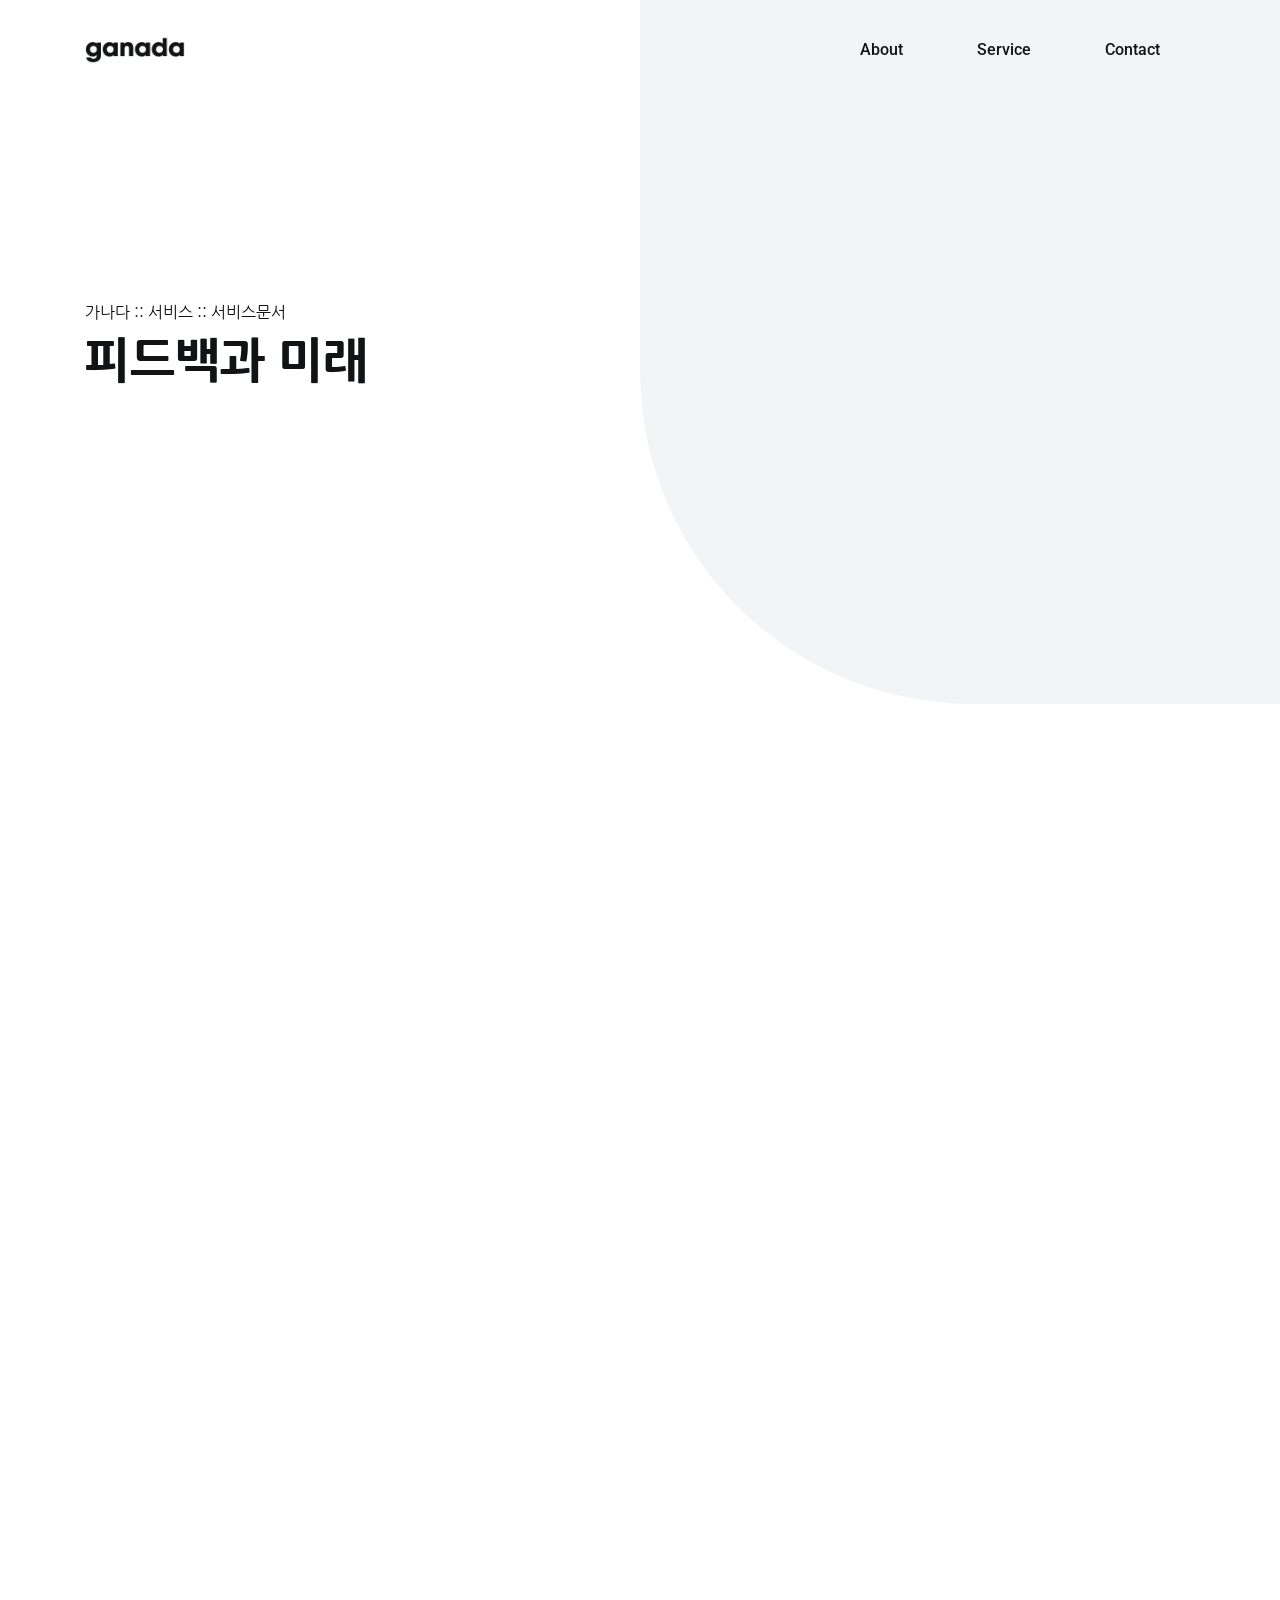
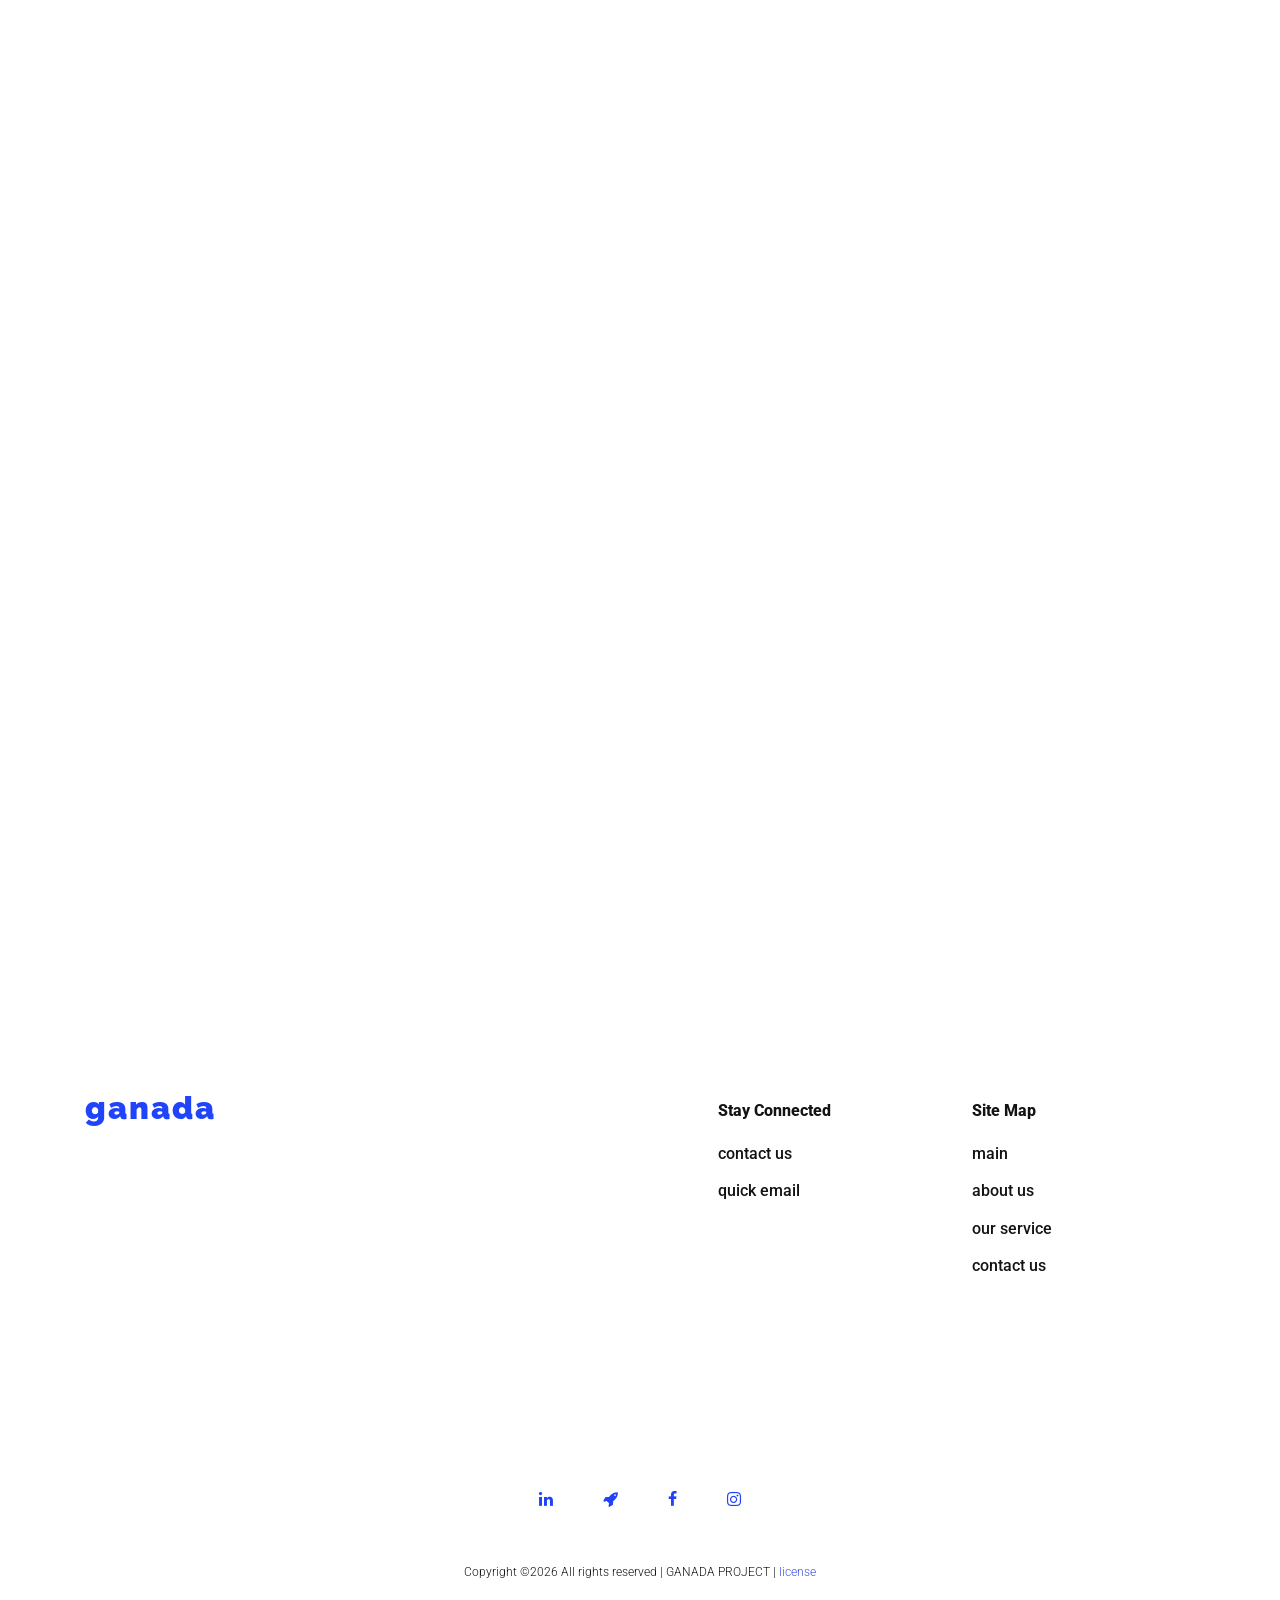
<file: services-feedback.html>
<!DOCTYPE html>
<html lang="ko">
<head>
<title>Ganada/services</title>
<meta charset="utf-8">
<meta name="viewport" content="width=device-width, initial-scale=1, shrink-to-fit=no">
<meta name="description" content="Ganada Project is the project-based starts-up company based in South Korea."/>
<meta name="keywords" content="ganada,project,startsup,wearbe,웨어비,가나다,프로젝트,가나다프로젝트,ganadaproject"/>
<meta name="author" content="Ganada Project"/>
<link rel="icon" href="favicon.png" type="image/png" sizes="16x16">
<!--★Social-tag★-->
<meta property="og:image" content="images/socialshare.png"/>
<meta property="og:type" content="website"/>
<meta property="og:url" content="https://ganadaproject.com/services-feedback.html"/>
<meta property="og:title" content="Ganada Project"/>
<meta property="og:description" content="Ganada Project is the project-based starts-up company based in South Korea."/>
<!--★Fonts★-->
<link href="https://fonts.googleapis.com/css?family=Roboto:300,400,700,900" rel="stylesheet">
<link href="https://fonts.googleapis.com/css?family=Nanum+Gothic:400,700,800|Raleway:500,900&display=swap" rel="stylesheet">
<!--★Icons★-->
<link rel="stylesheet" href="fonts/icomoon/style.css">
<link rel="stylesheet" href="fonts/flaticon/font/flaticon.css">
<link rel="stylesheet" type="text/css" href="fonts/flaticon/font/flaticon.css">
<!--★Plug-ins★-->
<link rel="stylesheet" href="css/bootstrap.min.css">
<link rel="stylesheet" href="css/bootstrap-datepicker.css">
<link rel="stylesheet" href="css/jquery.fancybox.min.css">
<link rel="stylesheet" href="css/owl.carousel.min.css">
<link rel="stylesheet" href="css/owl.theme.default.min.css">
<link rel="stylesheet" href="css/aos.css">
<!--★Universal CSS★-->
<link rel="stylesheet" href="css/style.css">
</head>



<body data-spy="scroll" data-target=".site-navbar-target" data-offset="300">

   

<div class="site-wrap" id="home-section">



<div class="site-mobile-menu site-navbar-target">
<div class="site-mobile-menu-header">
<div class="site-mobile-menu-close mt-3">
<span class="icon-close2 js-menu-toggle"></span>
</div>
</div>
<div class="site-mobile-menu-body"></div>
</div>



<!--★Universal Nav Bar(uv:1.002) begins★-->
<header class="site-navbar site-navbar-target" role="banner">
<div class="container">
<div class="row align-items-center position-relative">
<div class="col-3">
<div class="site-logo">
<a href="index.html" class="font-weight-bold"><img class="img-fluid" src="images/logo.png"></a>
</div>
</div>
<div class="col-9  text-right">  
<span class="d-inline-block d-lg-none"><a href="#" class="font-primary site-menu-toggle js-menu-toggle py-5">
<span class="icon-menu h3 font-primary"></span></a></span>
<nav class="site-navigation text-right ml-auto d-none d-lg-block" role="navigation">
<ul class="site-menu main-menu js-clone-nav ml-auto ">
<li><a href="about.html" class="nav-link">About</a></li>
<li><a href="services.html" class="nav-link">Service</a></li>
<li><a href="contact.html" class="nav-link">Contact</a></li>
</ul>
</nav>
</div>
</div>
</div>
</header>
<!--★Universal Nav Bar ends★-->



<!--★DIV:Services/sizecard/Main-block begins★-->      
<div class="ftco-blocks-cover-1">
<div class="site-section-cover sub-services-half-bg" data-aos="fade">
<div class="container">
<div class="row align-items-center justify-content-start">
<div class="site-section-main-text col-lg-8">
<h2 class="font-primary font-kr" data-aos="fade-up">가나다 :: 서비스 :: 서비스문서</h2>
<h1 class="font-primary font-kr font-weight-primary"  data-aos="fade-up">피드백과 미래</h1>
</div>
</div>
</div>
</div>
</div>
<!--★DIV:Services/sizecard/Main-block ends★-->



<!--★Section #1 begins★-->
<div class="site-section about-me">
<div class="container">
<div class="row align-items-center">
<div class="col-md-6 mb-5 mb-md-0">
<!--<img src="images/services/services-sizecard01.png" alt="Image" class="img-fluid" data-aos="fade-up" data-aos-delay="">-->
</div>
<div class="col-md-5 ml-auto" data-aos="fade-up" data-aos-delay="100">
<h2 class="mb-5 font-size-20 font-primary font-kr font-weight-bold">웨어비는 가끔씩 질문을 던집니다.</h2>
<blockquote class="quote-29281">
<p class="font-kr font-breaks">솔직한 피드백들을 들려주실수록 온라인 패션쇼핑이 더욱 편리해 집니다.</p>
</blockquote>           
<p class="font-kr font-breaks">
<span class="icon-looks_one"></span> 간단한 <b>객관식</b> 질문에 답변해주세요.</p>
<p class="font-kr font-breaks">
<span class="icon-looks_two"></span> 답변에 따라 웨어비는 쌓여있는 머신러닝을 통하여 <b>치수 측정의 오차범위를 줄여나갑니다</b>.</p>
<p class="font-kr font-breaks">
<span class="icon-looks_3"></span> 다양하고 많은 피드백이 쌓일수록 웨어비는 그 어떤 서비스보다 정확해질 수 있습니다.</p>
</div>
</div>
</div>
</div>
<!--★Section #1 ends★-->



<!--★Section #2 begins★-->
<div class="site-section about-me">
<div class="container">
<div class="row align-items-center">
<div class="col-md-5 ml-auto mobile-off" data-aos="fade-up" data-aos-delay="100">
<h2 class="mb-5 font-size-20 font-primary font-kr font-weight-bold">피드백이 가져올 로드맵</h2>
<blockquote class="quote-29281">
<p class="font-kr">더욱 편리한 쇼핑이 기다리고 있습니다.</p>
</blockquote>           
<p class="font-kr font-breaks">
<span class="icon-looks_one"></span> 사진 한장으로 별도의 행동없이 신체치수가 <b>더 정확하게 측정</b>될 수 있습니다.</p>
<p class="font-kr font-breaks">
<span class="icon-looks_two"></span> 모든 의류를 포즈에 상관없이 <b>입어볼 수 있게</b> 됩니다.</b>.</p>
</div>

<div class="col-md-6 mb-5 mb-md-0">
<!--<img src="images/services/services-sizecard02.png" alt="Image" class="img-fluid" data-aos="fade-up" data-aos-delay="">-->
</div>

<div class="col-md-5 ml-auto mobile-on" data-aos="fade-up" data-aos-delay="100">
<h2 class="mb-5 font-size-20 font-primary font-kr font-weight-bold">피드백이 가져올 로드맵</h2>
<blockquote class="quote-29281">
<p class="font-kr">더욱 편리한 쇼핑이 기다리고 있습니다.</p>
</blockquote>           
<p class="font-kr font-breaks">
<span class="icon-looks_one"></span> 사진 한장으로 별도의 행동없이 신체치수가 <b>더 정확하게 측정</b>될 수 있습니다.</p>
<p class="font-kr font-breaks">
<span class="icon-looks_two"></span> 모든 의류를 포즈에 상관없이 <b>입어볼 수 있게</b> 됩니다.</b>.</p>
</div>
</div>
</div>
</div>
<!--★Section #2 ends★-->



<!--★DIV:Service/6 Main Features begins★ (ver1.00000001)-->
<div class="site-section">
<div class="container">
<h2 class="font-primary mb-5 font-weight-primary font-kr" data-aos="fade-up">B2C :: 웨어비의 기능</h2>
<div class="row">

<div class="col-lg-4 col-md-12 col-sm-12" data-aos="fade-up" data-aos-delay="">
<div class="feature-service">
<span class="wrap-icon"><img src="images/services/box-1.png"></span>
<h2 class="heading font-kr font-primary font-weight-2nd">신체치수 측정</h2>
<p class="font-kr mb-5" style="color:#111314;font-size:14px;line-height:25px;">스마트폰 하나로 간편하게<br>신체치수를 측정할 수 있습니다.</p>
<p><a href="services-bodysize.html" class="button-big font-kr font-primary font-weight-2nd">신체치수 측정 가이드<span class="icon-keyboard_arrow_right"></span></a></p>
</div>
</div>

<div class="col-lg-4 col-md-12 col-sm-12" data-aos="fade-up" data-aos-delay="100">
<div class="feature-service">
<span class="wrap-icon"><img src="images/services/box-2.png"></span>
<h2 class="heading font-kr font-primary font-weight-2nd">사이즈카드</h2>
<p class="font-kr mb-5" style="color:#111314;font-size:14px;line-height:25px;">나의 사이즈를 기록하고<br>편리함을 느껴보세요.</p>
<p><a href="services-sizecard.html" class="button-big font-kr font-primary font-weight-2nd">사이즈카드 기능<span class="icon-keyboard_arrow_right"></span></a></p>
</div>
</div>

<div class="col-lg-4 col-md-12 col-sm-12" data-aos="fade-up" data-aos-delay="200">
<div class="feature-service">
<span class="wrap-icon"><img src="images/services/box-3.png"></span>
<h2 class="heading font-kr font-primary font-weight-2nd">오직 패션을 위한 검색</h2>
<p class="font-kr mb-5" style="color:#111314;font-size:14px;line-height:25px;">웨어비의 검색은 <br>오직 스타일에 최적화 되어있습니다.</p>
<p><a href="services-searchengine.html" class="button-big font-kr font-primary font-weight-2nd">검색 매뉴얼<span class="icon-keyboard_arrow_right"></span></a></p>
</div>
</div>

<div class="col-lg-4 col-md-12 col-sm-12" data-aos="fade-up" data-aos-delay="">
<div class="feature-service">
<span class="wrap-icon"><img src="images/services/box-4.png"></span>
<h2 class="heading font-kr font-primary font-weight-2nd">모바일 피팅룸</h2>
<p class="font-kr mb-5" style="color:#111314;font-size:14px;line-height:25px;">이제는 의류사이즈와<br>신체사이즈를 비교할 수 있습니다.</p>
<p><a href="services-fittingroom.html" class="button-big font-kr font-primary font-weight-2nd">의류사이즈 vs. 신체사이즈<span class="icon-keyboard_arrow_right"></span></a></p>
</div>
</div>

<div class="col-lg-4 col-md-12 col-sm-12" data-aos="fade-up" data-aos-delay="100">
<div class="feature-service active stay">
<span class="wrap-icon"><img src="images/services/box-5.png"></span>
<h2 class="heading font-kr font-primary font-weight-2nd">상품 구매</h2>
<p class="font-kr mb-5" style="color:#111314;font-size:14px;line-height:25px;">나에게 어울리는 사이즈를 찾았습니다.<br>구매까지 바로 연결 될 수 있습니다.</p>
<p><a href="" class="button-big font-kr font-primary font-weight-2nd visibility-hidden">hidden</a></p>
</div>
</div>

<div class="col-lg-4 col-md-12 col-sm-12" data-aos="fade-up" data-aos-delay="200">
<div class="feature-service active">
<span class="wrap-icon"><img src="images/services/box-6.png"></span>
<h2 class="heading font-kr font-primary font-weight-2nd">피드백과 미래</h2>
<p class="font-kr mb-5" style="color:#111314;font-size:14px;line-height:25px;">웨어비는 이제 시작되었습니다.<br>유저의 피드백이 어떤 역할을 할까요?</p>
<p><a href="services-feedback.html" class="button-big font-kr font-primary font-weight-2nd visibility-hidden">웨어비의 미래 모습<span class="icon-keyboard_arrow_right"></span></a></p>
</div>
</div>

</div>
</div>
</div>
<!--★DIV:Service/6 Main Features ends★-->



<!--★Universal Footer(uv:1.003) begins★-->
<div class="footer site-section">

<div class="container">
<div class="row">
<div class="col-md-3">
<div class="site-logo-footer">
<a href="index.html">ganada</a>
</div> 
</div>
<div class="col-md-8 ml-auto">
<div class="row">
<div class="col-md-4 ml-auto">
<ul class="list-unstyled links font-eng">
<li><p><section class="font-primary"><b>Stay Connected</b></section></p></blockquote></li>
<li><a href="contact.html">Contact Us</a></li>
<li><a href="mailto:contact@ganadaproject.com?subject=Contact Request">Quick Email</a></li>
</ul>
</div>
<div class="col-md-4">
<ul class="list-unstyled links font-eng">
<li><p><section class="font-primary"><b>Site Map</b></section></p></blockquote></li>
<li><a href="index.html">Main</a></li>
<li><a href="about.html">About us</a></li>
<li><a href="services.html">Our service</a></li>
<li><a href="contact.html">Contact us</a></li>
</ul>
</div>
</div>
</div>
</div>
</div>
</div>

<div class="site-section">
<div class="container">
<div class="row mb-4 text-center">
<div class="col social-icons-footer">
<a href="https://www.linkedin.com/company/ganadaproject" target="_blank"><span class="m-2 icon-linkedin"></span></a>
<a href="https://www.rocketpunch.com/companies/ganadaproject" target="_blank"><span class="m-2 icon-rocket"></span></a>
<a href="https://www.facebook.com/ganadaproject" target="_blank"><span class="m-2 icon-facebook"></span></a>
<a href="http://instagram.com/ganadaproject" target="_blank"><span class="m-2 icon-instagram"></span></a>
</div>
</div>
<div class="row mt-5 justify-content-center">
<div class="col-md-7 text-center">
<p class="font-eng font-size-12">
Copyright &copy;<script>document.write(new Date().getFullYear());</script> All rights reserved | GANADA PROJECT | <a href="license.html">license</a>
</p>
</div>
</div>
</div>
</div>

</div>
<!--★Universal Footer ends★-->



    <script src="js/jquery-3.3.1.min.js"></script>
    <script src="js/jquery-migrate-3.0.0.js"></script>
    <script src="js/popper.min.js"></script>
    <script src="js/bootstrap.min.js"></script>
    <script src="js/owl.carousel.min.js"></script>
    <script src="js/jquery.sticky.js"></script>
    <script src="js/jquery.waypoints.min.js"></script>
    <script src="js/jquery.animateNumber.min.js"></script>
    <script src="js/jquery.fancybox.min.js"></script>
    <script src="js/jquery.stellar.min.js"></script>
    <script src="js/jquery.easing.1.3.js"></script>
    <script src="js/bootstrap-datepicker.min.js"></script>
    <script src="js/isotope.pkgd.min.js"></script>
    <script src="js/aos.js"></script>
  

    <script src="js/typed.js"></script>
            <script>
            var typed = new Typed('.typed-words', {
            strings: ["Business"," Startups"," Organization", " Company"],
            typeSpeed: 80,
            backSpeed: 80,
            backDelay: 4000,
            startDelay: 1000,
            loop: true,
            showCursor: true
            });
            </script>


    <script src="js/main.js"></script>

  </body>

</html>
</file>
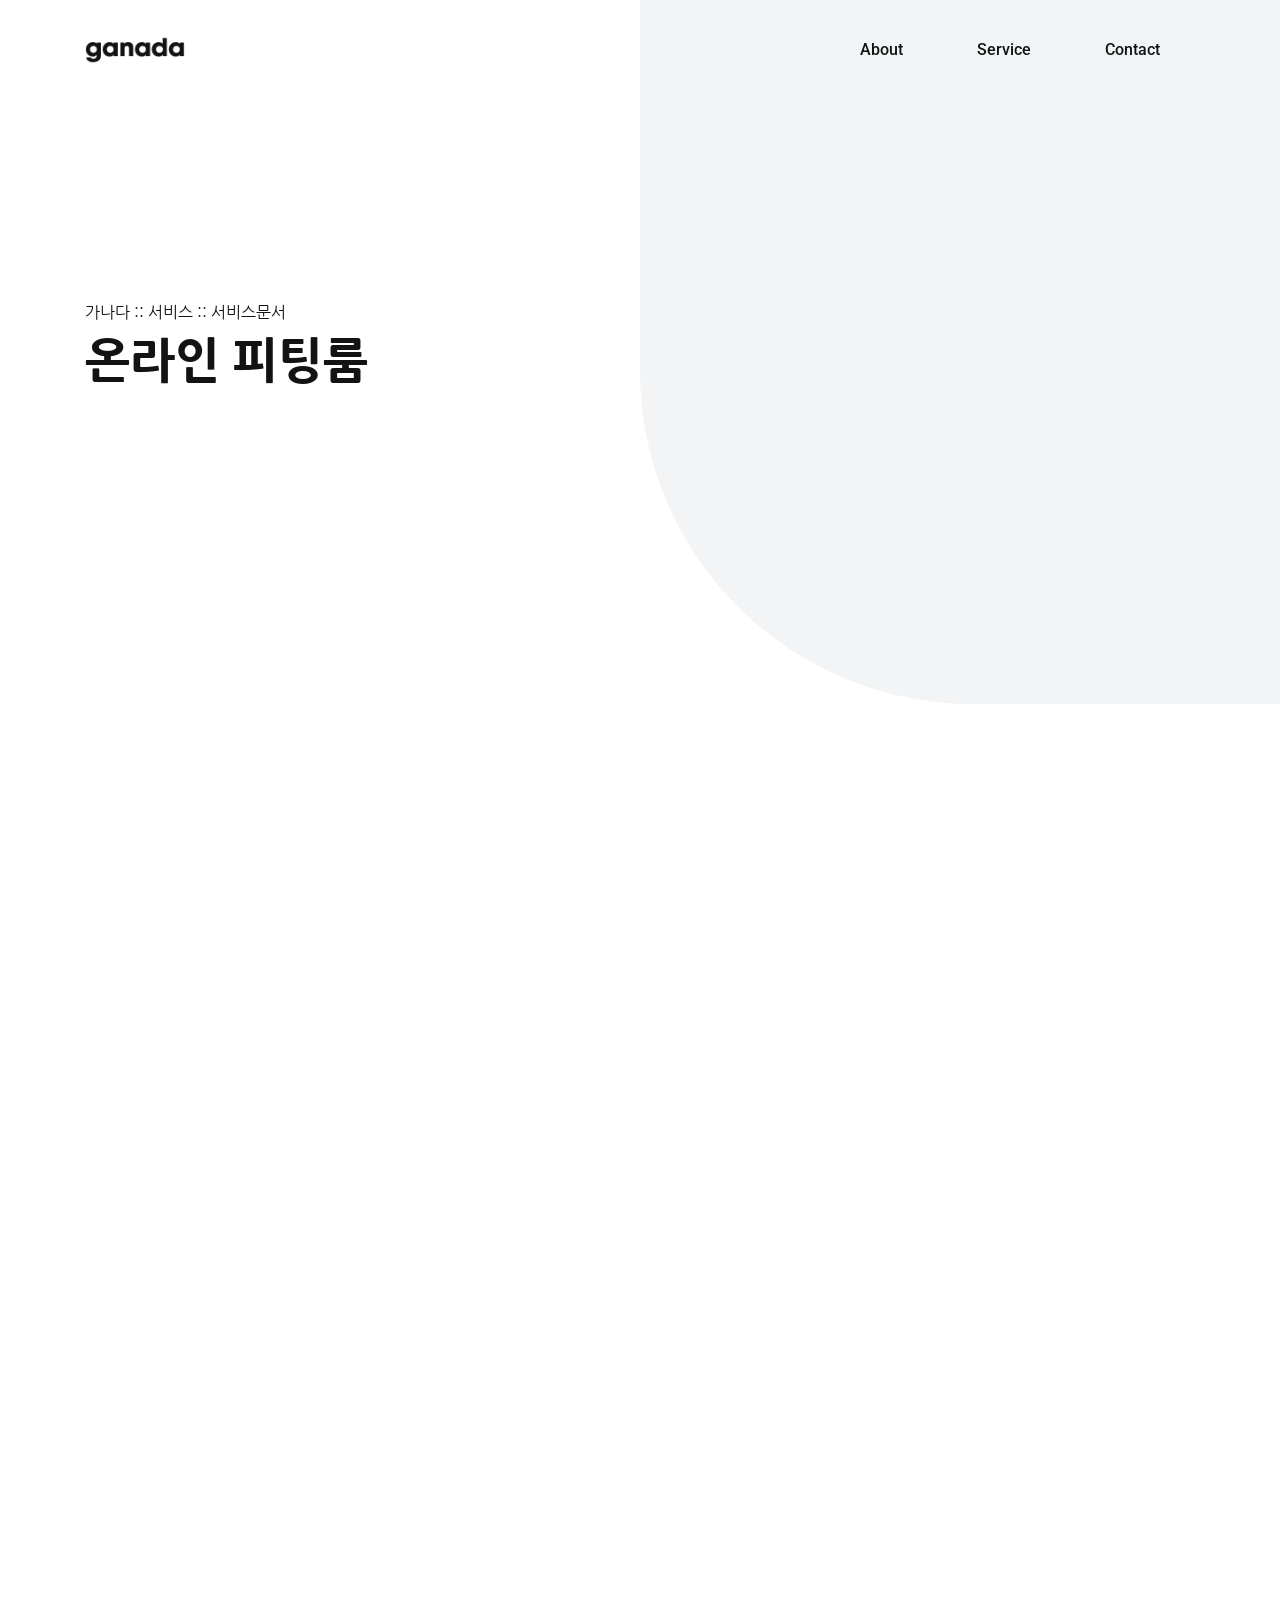
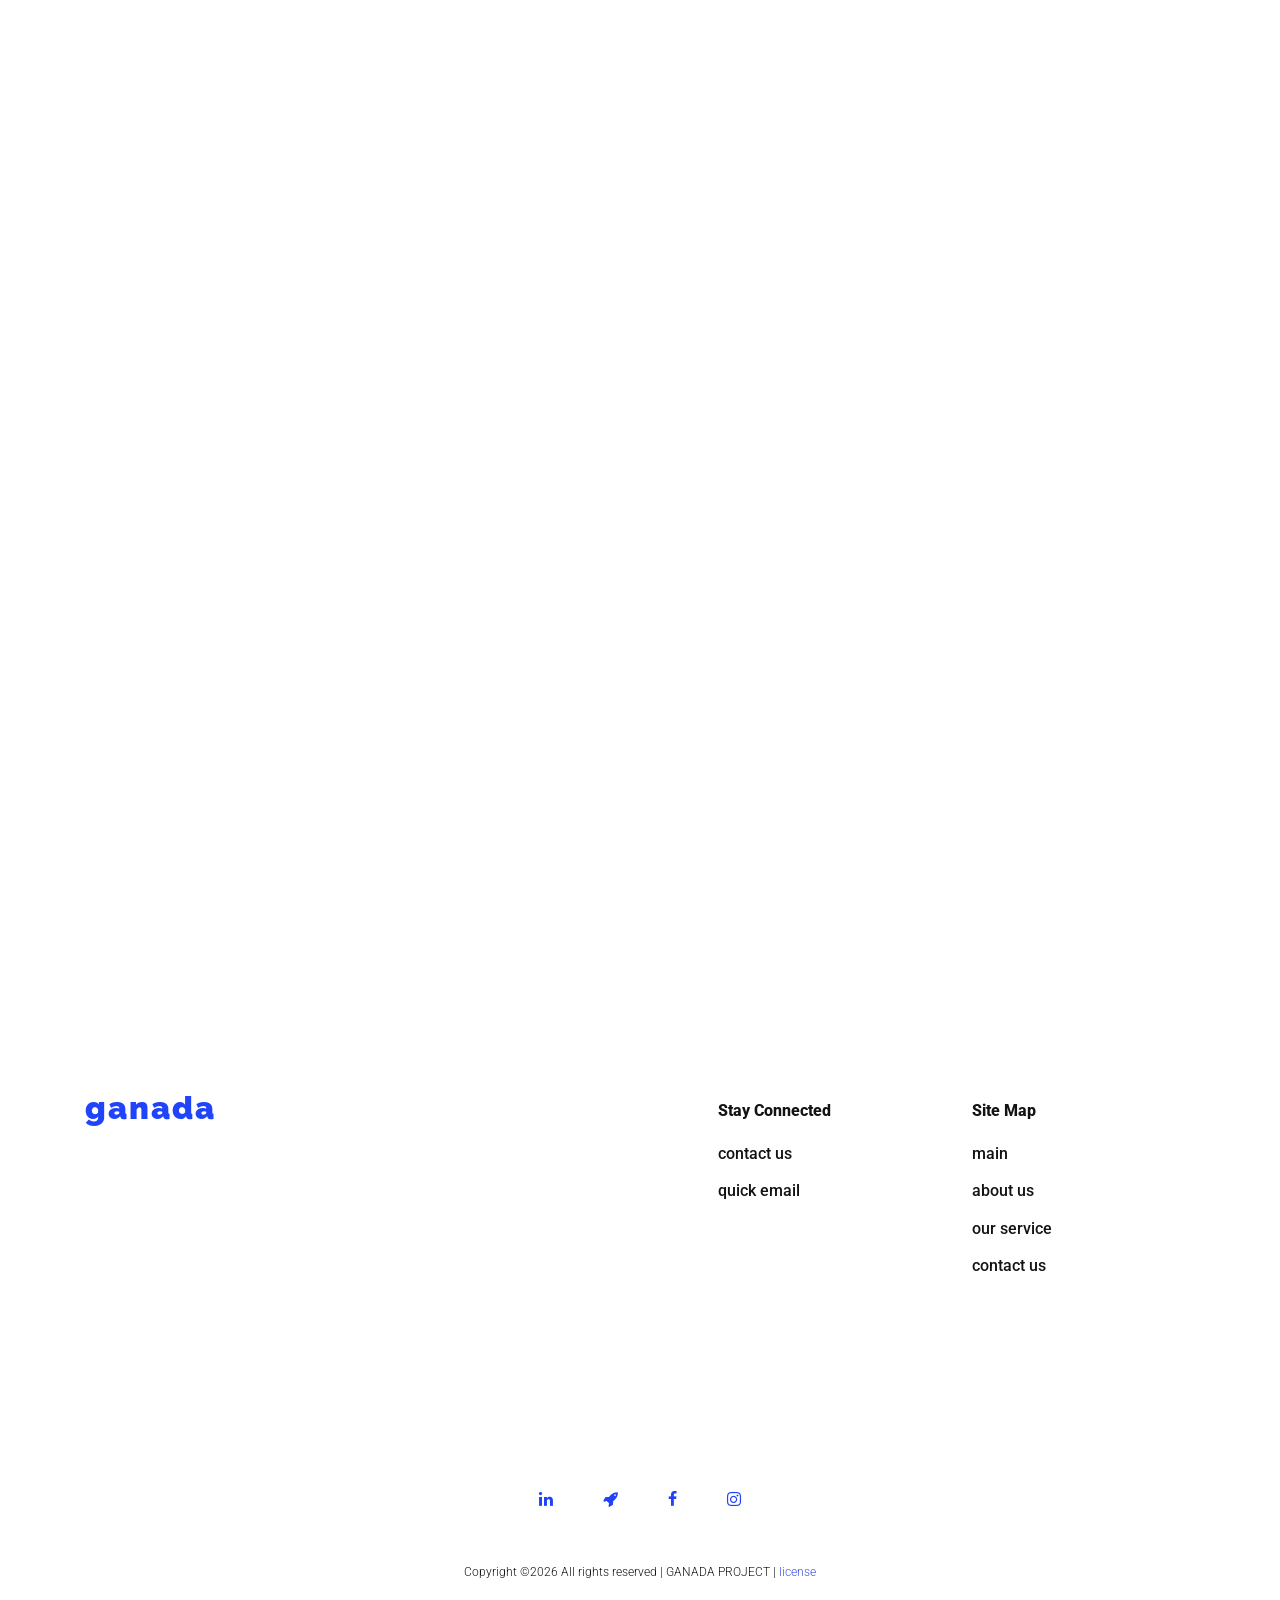
<file: services-fittingroom.html>
<!DOCTYPE html>
<html lang="ko">
<head>
<title>Ganada/services</title>
<meta charset="utf-8">
<meta name="viewport" content="width=device-width, initial-scale=1, shrink-to-fit=no">
<meta name="description" content="Ganada Project is the project-based starts-up company based in South Korea."/>
<meta name="keywords" content="ganada,project,startsup,wearbe,웨어비,가나다,프로젝트,가나다프로젝트,ganadaproject"/>
<meta name="author" content="Ganada Project"/>
<link rel="icon" href="favicon.png" type="image/png" sizes="16x16">
<!--★Social-tag★-->
<meta property="og:image" content="images/socialshare.png"/>
<meta property="og:type" content="website"/>
<meta property="og:url" content="https://ganadaproject.com/services-fittingroom.html"/>
<meta property="og:title" content="Ganada Project"/>
<meta property="og:description" content="Ganada Project is the project-based starts-up company based in South Korea."/>
<!--★Fonts★-->
<link href="https://fonts.googleapis.com/css?family=Roboto:300,400,700,900" rel="stylesheet">
<link href="https://fonts.googleapis.com/css?family=Nanum+Gothic:400,700,800|Raleway:500,900&display=swap" rel="stylesheet">
<!--★Icons★-->
<link rel="stylesheet" href="fonts/icomoon/style.css">
<link rel="stylesheet" href="fonts/flaticon/font/flaticon.css">
<link rel="stylesheet" type="text/css" href="fonts/flaticon/font/flaticon.css">
<!--★Plug-ins★-->
<link rel="stylesheet" href="css/bootstrap.min.css">
<link rel="stylesheet" href="css/bootstrap-datepicker.css">
<link rel="stylesheet" href="css/jquery.fancybox.min.css">
<link rel="stylesheet" href="css/owl.carousel.min.css">
<link rel="stylesheet" href="css/owl.theme.default.min.css">
<link rel="stylesheet" href="css/aos.css">
<!--★Universal CSS★-->
<link rel="stylesheet" href="css/style.css">
</head>



<body data-spy="scroll" data-target=".site-navbar-target" data-offset="300">

   

<div class="site-wrap" id="home-section">



<div class="site-mobile-menu site-navbar-target">
<div class="site-mobile-menu-header">
<div class="site-mobile-menu-close mt-3">
<span class="icon-close2 js-menu-toggle"></span>
</div>
</div>
<div class="site-mobile-menu-body"></div>
</div>



<!--★Universal Nav Bar(uv:1.002) begins★-->
<header class="site-navbar site-navbar-target" role="banner">
<div class="container">
<div class="row align-items-center position-relative">
<div class="col-3">
<div class="site-logo">
<a href="index.html" class="font-weight-bold"><img class="img-fluid" src="images/logo.png"></a>
</div>
</div>
<div class="col-9  text-right">  
<span class="d-inline-block d-lg-none"><a href="#" class="font-primary site-menu-toggle js-menu-toggle py-5">
<span class="icon-menu h3 font-primary"></span></a></span>
<nav class="site-navigation text-right ml-auto d-none d-lg-block" role="navigation">
<ul class="site-menu main-menu js-clone-nav ml-auto ">
<li><a href="about.html" class="nav-link">About</a></li>
<li><a href="services.html" class="nav-link">Service</a></li>
<li><a href="contact.html" class="nav-link">Contact</a></li>
</ul>
</nav>
</div>
</div>
</div>
</header>
<!--★Universal Nav Bar ends★-->



<!--★DIV:Services/sizecard/Main-block begins★-->      
<div class="ftco-blocks-cover-1">
<div class="site-section-cover sub-services-half-bg" data-aos="fade">
<div class="container">
<div class="row align-items-center justify-content-start">
<div class="site-section-main-text col-lg-8">
<h2 class="font-primary font-kr" data-aos="fade-up">가나다 :: 서비스 :: 서비스문서</h2>
<h1 class="font-primary font-kr font-weight-primary"  data-aos="fade-up">온라인 피팅룸</h1>
</div>
</div>
</div>
</div>
</div>
<!--★DIV:Services/sizecard/Main-block ends★-->



<!--★Section #1 begins★-->
<div class="site-section about-me">
<div class="container">
<div class="row align-items-center">
<div class="col-md-6 mb-5 mb-md-0">
<!--<img src="images/services/services-sizecard01.png" alt="Image" class="img-fluid" data-aos="fade-up" data-aos-delay="">-->
</div>
<div class="col-md-5 ml-auto" data-aos="fade-up" data-aos-delay="100">
<h2 class="mb-5 font-size-20 font-primary font-kr font-weight-bold" >의류사이즈와 나의 신체사이즈를 비교</h2>
<blockquote class="quote-29281">
<p class="font-kr">직접 입어본 듯 이해가 가기 쉽도록 치수 비교를 합니다.</p>
</blockquote>           
<p class="font-kr font-breaks">
<span class="icon-looks_one"></span> 나만의 의류를 찾았다면, 하단의 <b>피팅룸 아이콘</b>을 터치해주세요.</p>
<p class="font-kr font-breaks">
<span class="icon-looks_two"></span>
 다음 화면에서, 해당 <b>의류의 실측 사이즈</b>와 사이즈카드에 저장된 <b>나의 신체치수 정보</b>를 불러옵니다.</p>
<p class="font-kr font-breaks">
<span class="icon-looks_3"></span> 그래프 상단에 위치한 <b>의류의 사이즈명을 터치하면</b>, 각 사이즈의 비례한 의류의 실측 사이즈 정보를 불러옵니다.</p>
</div>
</div>
</div>
</div>
<!--★Section #1 ends★-->



<!--★Section #2 begins★-->
<div class="site-section about-me">
<div class="container">
<div class="row align-items-center">
<div class="col-md-5 ml-auto mobile-off" data-aos="fade-up" data-aos-delay="100">
<h2 class="mb-5 font-size-20 font-primary font-kr font-weight-bold">사이즈 비교 그래프</h2>
<blockquote class="quote-29281">
<p class="font-kr">최대한 이해하기 쉽도록 비교합니다.</p>
</blockquote>           
<p class="font-kr font-breaks">
<span class="icon-looks_one"></span> 의류의 실측 사이즈는 <b>회색</b>, 그리고 나의 신체 사이즈는 <b>파란색</b>으로 표현됩니다.</p>
<p class="font-kr font-breaks">
<span class="icon-looks_two"></span>
 의류의 사이즈에 <b>비례</b>하여 내 신체사이즈가 어느정도 쯤 위치해 있는지 그래프로 표현됩니다.</p>
</div>

<div class="col-md-6 mb-5 mb-md-0">
<!--<img src="images/services/services-sizecard02.png" alt="Image" class="img-fluid" data-aos="fade-up" data-aos-delay="">-->
</div>

<div class="col-md-5 ml-auto mobile-on" data-aos="fade-up" data-aos-delay="100">
<h2 class="mb-5 font-size-20 font-primary font-kr font-weight-bold">사이즈 비교 그래프</h2>
<blockquote class="quote-29281">
<p class="font-kr">최대한 이해하기 쉽도록 비교합니다.</p>
</blockquote>           
<p class="font-kr font-breaks">
<span class="icon-looks_one"></span> 의류의 실측 사이즈는 <b>회색</b>, 그리고 나의 신체 사이즈는 <b>파란색</b>으로 표현됩니다.</p>
<p class="font-kr font-breaks">
<span class="icon-looks_two"></span>
 의류의 사이즈에 <b>비례</b>하여 내 신체사이즈가 어느정도 쯤 위치해 있는지 그래프로 표현됩니다.</p>
</div>
</div>
</div>
</div>
<!--★Section #2 ends★-->



<!--★DIV:Service/6 Main Features begins★ (ver1.00000001)-->
<div class="site-section">
<div class="container">
<h2 class="font-primary mb-5 font-weight-primary font-kr" data-aos="fade-up">B2C :: 웨어비의 기능</h2>
<div class="row">

<div class="col-lg-4 col-md-12 col-sm-12" data-aos="fade-up" data-aos-delay="">
<div class="feature-service">
<span class="wrap-icon"><img src="images/services/box-1.png"></span>
<h2 class="heading font-kr font-primary font-weight-2nd">신체치수 측정</h2>
<p class="font-kr mb-5" style="color:#111314;font-size:14px;line-height:25px;">스마트폰 하나로 간편하게<br>신체치수를 측정할 수 있습니다.</p>
<p><a href="services-bodysize.html" class="button-big font-kr font-primary font-weight-2nd">신체치수 측정 가이드<span class="icon-keyboard_arrow_right"></span></a></p>
</div>
</div>

<div class="col-lg-4 col-md-12 col-sm-12" data-aos="fade-up" data-aos-delay="100">
<div class="feature-service">
<span class="wrap-icon"><img src="images/services/box-2.png"></span>
<h2 class="heading font-kr font-primary font-weight-2nd">사이즈카드</h2>
<p class="font-kr mb-5" style="color:#111314;font-size:14px;line-height:25px;">나의 사이즈를 기록하고<br>편리함을 느껴보세요.</p>
<p><a href="services-sizecard.html" class="button-big font-kr font-primary font-weight-2nd">사이즈카드 기능<span class="icon-keyboard_arrow_right"></span></a></p>
</div>
</div>

<div class="col-lg-4 col-md-12 col-sm-12" data-aos="fade-up" data-aos-delay="200">
<div class="feature-service">
<span class="wrap-icon"><img src="images/services/box-3.png"></span>
<h2 class="heading font-kr font-primary font-weight-2nd">오직 패션을 위한 검색</h2>
<p class="font-kr mb-5" style="color:#111314;font-size:14px;line-height:25px;">웨어비의 검색은 <br>오직 스타일에 최적화 되어있습니다.</p>
<p><a href="services-searchengine.html" class="button-big font-kr font-primary font-weight-2nd">검색 매뉴얼<span class="icon-keyboard_arrow_right"></span></a></p>
</div>
</div>

<div class="col-lg-4 col-md-12 col-sm-12" data-aos="fade-up" data-aos-delay="">
<div class="feature-service active">
<span class="wrap-icon"><img src="images/services/box-4.png"></span>
<h2 class="heading font-kr font-primary font-weight-2nd">모바일 피팅룸</h2>
<p class="font-kr mb-5" style="color:#111314;font-size:14px;line-height:25px;">이제는 의류사이즈와<br>신체사이즈를 비교할 수 있습니다.</p>
<p><a href="services-fittingroom.html" class="button-big font-kr font-primary font-weight-2nd visibility-hidden">의류사이즈 vs. 신체사이즈<span class="icon-keyboard_arrow_right"></span></a></p>
</div>
</div>

<div class="col-lg-4 col-md-12 col-sm-12" data-aos="fade-up" data-aos-delay="100">
<div class="feature-service active stay">
<span class="wrap-icon"><img src="images/services/box-5.png"></span>
<h2 class="heading font-kr font-primary font-weight-2nd">상품 구매</h2>
<p class="font-kr mb-5" style="color:#111314;font-size:14px;line-height:25px;">나에게 어울리는 사이즈를 찾았습니다.<br>구매까지 바로 연결 될 수 있습니다.</p>
<p><a href="" class="button-big font-kr font-primary font-weight-2nd visibility-hidden">hidden</a></p>
</div>
</div>

<div class="col-lg-4 col-md-12 col-sm-12" data-aos="fade-up" data-aos-delay="200">
<div class="feature-service">
<span class="wrap-icon"><img src="images/services/box-6.png"></span>
<h2 class="heading font-kr font-primary font-weight-2nd">피드백과 미래</h2>
<p class="font-kr mb-5" style="color:#111314;font-size:14px;line-height:25px;">웨어비는 이제 시작되었습니다.<br>유저의 피드백이 어떤 역할을 할까요?</p>
<p><a href="services-feedback.html" class="button-big font-kr font-primary font-weight-2nd">웨어비의 미래 모습<span class="icon-keyboard_arrow_right"></span></a></p>
</div>
</div>

</div>
</div>
</div>
<!--★DIV:Service/6 Main Features ends★-->



<!--★Universal Footer(uv:1.003) begins★-->
<div class="footer site-section">

<div class="container">
<div class="row">
<div class="col-md-3">
<div class="site-logo-footer">
<a href="index.html">ganada</a>
</div> 
</div>
<div class="col-md-8 ml-auto">
<div class="row">
<div class="col-md-4 ml-auto">
<ul class="list-unstyled links font-eng">
<li><p><section class="font-primary"><b>Stay Connected</b></section></p></blockquote></li>
<li><a href="contact.html">Contact Us</a></li>
<li><a href="mailto:contact@ganadaproject.com?subject=Contact Request">Quick Email</a></li>
</ul>
</div>
<div class="col-md-4">
<ul class="list-unstyled links font-eng">
<li><p><section class="font-primary"><b>Site Map</b></section></p></blockquote></li>
<li><a href="index.html">Main</a></li>
<li><a href="about.html">About us</a></li>
<li><a href="services.html">Our service</a></li>
<li><a href="contact.html">Contact us</a></li>
</ul>
</div>
</div>
</div>
</div>
</div>
</div>

<div class="site-section">
<div class="container">
<div class="row mb-4 text-center">
<div class="col social-icons-footer">
<a href="https://www.linkedin.com/company/ganadaproject" target="_blank"><span class="m-2 icon-linkedin"></span></a>
<a href="https://www.rocketpunch.com/companies/ganadaproject" target="_blank"><span class="m-2 icon-rocket"></span></a>
<a href="https://www.facebook.com/ganadaproject" target="_blank"><span class="m-2 icon-facebook"></span></a>
<a href="http://instagram.com/ganadaproject" target="_blank"><span class="m-2 icon-instagram"></span></a>
</div>
</div>
<div class="row mt-5 justify-content-center">
<div class="col-md-7 text-center">
<p class="font-eng font-size-12">
Copyright &copy;<script>document.write(new Date().getFullYear());</script> All rights reserved | GANADA PROJECT | <a href="license.html">license</a>
</p>
</div>
</div>
</div>
</div>

</div>
<!--★Universal Footer ends★-->



    <script src="js/jquery-3.3.1.min.js"></script>
    <script src="js/jquery-migrate-3.0.0.js"></script>
    <script src="js/popper.min.js"></script>
    <script src="js/bootstrap.min.js"></script>
    <script src="js/owl.carousel.min.js"></script>
    <script src="js/jquery.sticky.js"></script>
    <script src="js/jquery.waypoints.min.js"></script>
    <script src="js/jquery.animateNumber.min.js"></script>
    <script src="js/jquery.fancybox.min.js"></script>
    <script src="js/jquery.stellar.min.js"></script>
    <script src="js/jquery.easing.1.3.js"></script>
    <script src="js/bootstrap-datepicker.min.js"></script>
    <script src="js/isotope.pkgd.min.js"></script>
    <script src="js/aos.js"></script>
  

    <script src="js/typed.js"></script>
            <script>
            var typed = new Typed('.typed-words', {
            strings: ["Business"," Startups"," Organization", " Company"],
            typeSpeed: 80,
            backSpeed: 80,
            backDelay: 4000,
            startDelay: 1000,
            loop: true,
            showCursor: true
            });
            </script>


    <script src="js/main.js"></script>

  </body>

</html>
</file>
<file: fonts/icomoon/style.css>
@font-face {
  font-family: 'icomoon';
  src:  url('fonts/icomoon.eot?10si43');
  src:  url('fonts/icomoon.eot?10si43#iefix') format('embedded-opentype'),
    url('fonts/icomoon.ttf?10si43') format('truetype'),
    url('fonts/icomoon.woff?10si43') format('woff'),
    url('fonts/icomoon.svg?10si43#icomoon') format('svg');
  font-weight: normal;
  font-style: normal;
}

[class^="icon-"], [class*=" icon-"] {
  /* use !important to prevent issues with browser extensions that change fonts */
  font-family: 'icomoon' !important;
  speak: none;
  font-style: normal;
  font-weight: normal;
  font-variant: normal;
  text-transform: none;
  line-height: 1;

  /* Better Font Rendering =========== */
  -webkit-font-smoothing: antialiased;
  -moz-osx-font-smoothing: grayscale;
}

.icon-asterisk:before {
  content: "\f069";
}
.icon-plus:before {
  content: "\f067";
}
.icon-question:before {
  content: "\f128";
}
.icon-minus:before {
  content: "\f068";
}
.icon-glass:before {
  content: "\f000";
}
.icon-music:before {
  content: "\f001";
}
.icon-search:before {
  content: "\f002";
}
.icon-envelope-o:before {
  content: "\f003";
}
.icon-heart:before {
  content: "\f004";
}
.icon-star:before {
  content: "\f005";
}
.icon-star-o:before {
  content: "\f006";
}
.icon-user:before {
  content: "\f007";
}
.icon-film:before {
  content: "\f008";
}
.icon-th-large:before {
  content: "\f009";
}
.icon-th:before {
  content: "\f00a";
}
.icon-th-list:before {
  content: "\f00b";
}
.icon-check:before {
  content: "\f00c";
}
.icon-close:before {
  content: "\f00d";
}
.icon-remove:before {
  content: "\f00d";
}
.icon-times:before {
  content: "\f00d";
}
.icon-search-plus:before {
  content: "\f00e";
}
.icon-search-minus:before {
  content: "\f010";
}
.icon-power-off:before {
  content: "\f011";
}
.icon-signal:before {
  content: "\f012";
}
.icon-cog:before {
  content: "\f013";
}
.icon-gear:before {
  content: "\f013";
}
.icon-trash-o:before {
  content: "\f014";
}
.icon-home:before {
  content: "\f015";
}
.icon-file-o:before {
  content: "\f016";
}
.icon-clock-o:before {
  content: "\f017";
}
.icon-road:before {
  content: "\f018";
}
.icon-download:before {
  content: "\f019";
}
.icon-arrow-circle-o-down:before {
  content: "\f01a";
}
.icon-arrow-circle-o-up:before {
  content: "\f01b";
}
.icon-inbox:before {
  content: "\f01c";
}
.icon-play-circle-o:before {
  content: "\f01d";
}
.icon-repeat:before {
  content: "\f01e";
}
.icon-rotate-right:before {
  content: "\f01e";
}
.icon-refresh:before {
  content: "\f021";
}
.icon-list-alt:before {
  content: "\f022";
}
.icon-lock:before {
  content: "\f023";
}
.icon-flag:before {
  content: "\f024";
}
.icon-headphones:before {
  content: "\f025";
}
.icon-volume-off:before {
  content: "\f026";
}
.icon-volume-down:before {
  content: "\f027";
}
.icon-volume-up:before {
  content: "\f028";
}
.icon-qrcode:before {
  content: "\f029";
}
.icon-barcode:before {
  content: "\f02a";
}
.icon-tag:before {
  content: "\f02b";
}
.icon-tags:before {
  content: "\f02c";
}
.icon-book:before {
  content: "\f02d";
}
.icon-bookmark:before {
  content: "\f02e";
}
.icon-print:before {
  content: "\f02f";
}
.icon-camera:before {
  content: "\f030";
}
.icon-font:before {
  content: "\f031";
}
.icon-bold:before {
  content: "\f032";
}
.icon-italic:before {
  content: "\f033";
}
.icon-text-height:before {
  content: "\f034";
}
.icon-text-width:before {
  content: "\f035";
}
.icon-align-left:before {
  content: "\f036";
}
.icon-align-center:before {
  content: "\f037";
}
.icon-align-right:before {
  content: "\f038";
}
.icon-align-justify:before {
  content: "\f039";
}
.icon-list:before {
  content: "\f03a";
}
.icon-dedent:before {
  content: "\f03b";
}
.icon-outdent:before {
  content: "\f03b";
}
.icon-indent:before {
  content: "\f03c";
}
.icon-video-camera:before {
  content: "\f03d";
}
.icon-image:before {
  content: "\f03e";
}
.icon-photo:before {
  content: "\f03e";
}
.icon-picture-o:before {
  content: "\f03e";
}
.icon-pencil:before {
  content: "\f040";
}
.icon-map-marker:before {
  content: "\f041";
}
.icon-adjust:before {
  content: "\f042";
}
.icon-tint:before {
  content: "\f043";
}
.icon-edit:before {
  content: "\f044";
}
.icon-pencil-square-o:before {
  content: "\f044";
}
.icon-share-square-o:before {
  content: "\f045";
}
.icon-check-square-o:before {
  content: "\f046";
}
.icon-arrows:before {
  content: "\f047";
}
.icon-step-backward:before {
  content: "\f048";
}
.icon-fast-backward:before {
  content: "\f049";
}
.icon-backward:before {
  content: "\f04a";
}
.icon-play:before {
  content: "\f04b";
}
.icon-pause:before {
  content: "\f04c";
}
.icon-stop:before {
  content: "\f04d";
}
.icon-forward:before {
  content: "\f04e";
}
.icon-fast-forward:before {
  content: "\f050";
}
.icon-step-forward:before {
  content: "\f051";
}
.icon-eject:before {
  content: "\f052";
}
.icon-chevron-left:before {
  content: "\f053";
}
.icon-chevron-right:before {
  content: "\f054";
}
.icon-plus-circle:before {
  content: "\f055";
}
.icon-minus-circle:before {
  content: "\f056";
}
.icon-times-circle:before {
  content: "\f057";
}
.icon-check-circle:before {
  content: "\f058";
}
.icon-question-circle:before {
  content: "\f059";
}
.icon-info-circle:before {
  content: "\f05a";
}
.icon-crosshairs:before {
  content: "\f05b";
}
.icon-times-circle-o:before {
  content: "\f05c";
}
.icon-check-circle-o:before {
  content: "\f05d";
}
.icon-ban:before {
  content: "\f05e";
}
.icon-arrow-left:before {
  content: "\f060";
}
.icon-arrow-right:before {
  content: "\f061";
}
.icon-arrow-up:before {
  content: "\f062";
}
.icon-arrow-down:before {
  content: "\f063";
}
.icon-mail-forward:before {
  content: "\f064";
}
.icon-share:before {
  content: "\f064";
}
.icon-expand:before {
  content: "\f065";
}
.icon-compress:before {
  content: "\f066";
}
.icon-exclamation-circle:before {
  content: "\f06a";
}
.icon-gift:before {
  content: "\f06b";
}
.icon-leaf:before {
  content: "\f06c";
}
.icon-fire:before {
  content: "\f06d";
}
.icon-eye:before {
  content: "\f06e";
}
.icon-eye-slash:before {
  content: "\f070";
}
.icon-exclamation-triangle:before {
  content: "\f071";
}
.icon-warning:before {
  content: "\f071";
}
.icon-plane:before {
  content: "\f072";
}
.icon-calendar:before {
  content: "\f073";
}
.icon-random:before {
  content: "\f074";
}
.icon-comment:before {
  content: "\f075";
}
.icon-magnet:before {
  content: "\f076";
}
.icon-chevron-up:before {
  content: "\f077";
}
.icon-chevron-down:before {
  content: "\f078";
}
.icon-retweet:before {
  content: "\f079";
}
.icon-shopping-cart:before {
  content: "\f07a";
}
.icon-folder:before {
  content: "\f07b";
}
.icon-folder-open:before {
  content: "\f07c";
}
.icon-arrows-v:before {
  content: "\f07d";
}
.icon-arrows-h:before {
  content: "\f07e";
}
.icon-bar-chart:before {
  content: "\f080";
}
.icon-bar-chart-o:before {
  content: "\f080";
}
.icon-twitter-square:before {
  content: "\f081";
}
.icon-facebook-square:before {
  content: "\f082";
}
.icon-camera-retro:before {
  content: "\f083";
}
.icon-key:before {
  content: "\f084";
}
.icon-cogs:before {
  content: "\f085";
}
.icon-gears:before {
  content: "\f085";
}
.icon-comments:before {
  content: "\f086";
}
.icon-thumbs-o-up:before {
  content: "\f087";
}
.icon-thumbs-o-down:before {
  content: "\f088";
}
.icon-star-half:before {
  content: "\f089";
}
.icon-heart-o:before {
  content: "\f08a";
}
.icon-sign-out:before {
  content: "\f08b";
}
.icon-linkedin-square:before {
  content: "\f08c";
}
.icon-thumb-tack:before {
  content: "\f08d";
}
.icon-external-link:before {
  content: "\f08e";
}
.icon-sign-in:before {
  content: "\f090";
}
.icon-trophy:before {
  content: "\f091";
}
.icon-github-square:before {
  content: "\f092";
}
.icon-upload:before {
  content: "\f093";
}
.icon-lemon-o:before {
  content: "\f094";
}
.icon-phone:before {
  content: "\f095";
}
.icon-square-o:before {
  content: "\f096";
}
.icon-bookmark-o:before {
  content: "\f097";
}
.icon-phone-square:before {
  content: "\f098";
}
.icon-twitter:before {
  content: "\f099";
}
.icon-facebook:before {
  content: "\f09a";
}
.icon-facebook-f:before {
  content: "\f09a";
}
.icon-github:before {
  content: "\f09b";
}
.icon-unlock:before {
  content: "\f09c";
}
.icon-credit-card:before {
  content: "\f09d";
}
.icon-feed:before {
  content: "\f09e";
}
.icon-rss:before {
  content: "\f09e";
}
.icon-hdd-o:before {
  content: "\f0a0";
}
.icon-bullhorn:before {
  content: "\f0a1";
}
.icon-bell-o:before {
  content: "\f0a2";
}
.icon-certificate:before {
  content: "\f0a3";
}
.icon-hand-o-right:before {
  content: "\f0a4";
}
.icon-hand-o-left:before {
  content: "\f0a5";
}
.icon-hand-o-up:before {
  content: "\f0a6";
}
.icon-hand-o-down:before {
  content: "\f0a7";
}
.icon-arrow-circle-left:before {
  content: "\f0a8";
}
.icon-arrow-circle-right:before {
  content: "\f0a9";
}
.icon-arrow-circle-up:before {
  content: "\f0aa";
}
.icon-arrow-circle-down:before {
  content: "\f0ab";
}
.icon-globe:before {
  content: "\f0ac";
}
.icon-wrench:before {
  content: "\f0ad";
}
.icon-tasks:before {
  content: "\f0ae";
}
.icon-filter:before {
  content: "\f0b0";
}
.icon-briefcase:before {
  content: "\f0b1";
}
.icon-arrows-alt:before {
  content: "\f0b2";
}
.icon-group:before {
  content: "\f0c0";
}
.icon-users:before {
  content: "\f0c0";
}
.icon-chain:before {
  content: "\f0c1";
}
.icon-link:before {
  content: "\f0c1";
}
.icon-cloud:before {
  content: "\f0c2";
}
.icon-flask:before {
  content: "\f0c3";
}
.icon-cut:before {
  content: "\f0c4";
}
.icon-scissors:before {
  content: "\f0c4";
}
.icon-copy:before {
  content: "\f0c5";
}
.icon-files-o:before {
  content: "\f0c5";
}
.icon-paperclip:before {
  content: "\f0c6";
}
.icon-floppy-o:before {
  content: "\f0c7";
}
.icon-save:before {
  content: "\f0c7";
}
.icon-square:before {
  content: "\f0c8";
}
.icon-bars:before {
  content: "\f0c9";
}
.icon-navicon:before {
  content: "\f0c9";
}
.icon-reorder:before {
  content: "\f0c9";
}
.icon-list-ul:before {
  content: "\f0ca";
}
.icon-list-ol:before {
  content: "\f0cb";
}
.icon-strikethrough:before {
  content: "\f0cc";
}
.icon-underline:before {
  content: "\f0cd";
}
.icon-table:before {
  content: "\f0ce";
}
.icon-magic:before {
  content: "\f0d0";
}
.icon-truck:before {
  content: "\f0d1";
}
.icon-pinterest:before {
  content: "\f0d2";
}
.icon-pinterest-square:before {
  content: "\f0d3";
}
.icon-google-plus-square:before {
  content: "\f0d4";
}
.icon-google-plus:before {
  content: "\f0d5";
}
.icon-money:before {
  content: "\f0d6";
}
.icon-caret-down:before {
  content: "\f0d7";
}
.icon-caret-up:before {
  content: "\f0d8";
}
.icon-caret-left:before {
  content: "\f0d9";
}
.icon-caret-right:before {
  content: "\f0da";
}
.icon-columns:before {
  content: "\f0db";
}
.icon-sort:before {
  content: "\f0dc";
}
.icon-unsorted:before {
  content: "\f0dc";
}
.icon-sort-desc:before {
  content: "\f0dd";
}
.icon-sort-down:before {
  content: "\f0dd";
}
.icon-sort-asc:before {
  content: "\f0de";
}
.icon-sort-up:before {
  content: "\f0de";
}
.icon-envelope:before {
  content: "\f0e0";
}
.icon-linkedin:before {
  content: "\f0e1";
}
.icon-rotate-left:before {
  content: "\f0e2";
}
.icon-undo:before {
  content: "\f0e2";
}
.icon-gavel:before {
  content: "\f0e3";
}
.icon-legal:before {
  content: "\f0e3";
}
.icon-dashboard:before {
  content: "\f0e4";
}
.icon-tachometer:before {
  content: "\f0e4";
}
.icon-comment-o:before {
  content: "\f0e5";
}
.icon-comments-o:before {
  content: "\f0e6";
}
.icon-bolt:before {
  content: "\f0e7";
}
.icon-flash:before {
  content: "\f0e7";
}
.icon-sitemap:before {
  content: "\f0e8";
}
.icon-umbrella:before {
  content: "\f0e9";
}
.icon-clipboard:before {
  content: "\f0ea";
}
.icon-paste:before {
  content: "\f0ea";
}
.icon-lightbulb-o:before {
  content: "\f0eb";
}
.icon-exchange:before {
  content: "\f0ec";
}
.icon-cloud-download:before {
  content: "\f0ed";
}
.icon-cloud-upload:before {
  content: "\f0ee";
}
.icon-user-md:before {
  content: "\f0f0";
}
.icon-stethoscope:before {
  content: "\f0f1";
}
.icon-suitcase:before {
  content: "\f0f2";
}
.icon-bell:before {
  content: "\f0f3";
}
.icon-coffee:before {
  content: "\f0f4";
}
.icon-cutlery:before {
  content: "\f0f5";
}
.icon-file-text-o:before {
  content: "\f0f6";
}
.icon-building-o:before {
  content: "\f0f7";
}
.icon-hospital-o:before {
  content: "\f0f8";
}
.icon-ambulance:before {
  content: "\f0f9";
}
.icon-medkit:before {
  content: "\f0fa";
}
.icon-fighter-jet:before {
  content: "\f0fb";
}
.icon-beer:before {
  content: "\f0fc";
}
.icon-h-square:before {
  content: "\f0fd";
}
.icon-plus-square:before {
  content: "\f0fe";
}
.icon-angle-double-left:before {
  content: "\f100";
}
.icon-angle-double-right:before {
  content: "\f101";
}
.icon-angle-double-up:before {
  content: "\f102";
}
.icon-angle-double-down:before {
  content: "\f103";
}
.icon-angle-left:before {
  content: "\f104";
}
.icon-angle-right:before {
  content: "\f105";
}
.icon-angle-up:before {
  content: "\f106";
}
.icon-angle-down:before {
  content: "\f107";
}
.icon-desktop:before {
  content: "\f108";
}
.icon-laptop:before {
  content: "\f109";
}
.icon-tablet:before {
  content: "\f10a";
}
.icon-mobile:before {
  content: "\f10b";
}
.icon-mobile-phone:before {
  content: "\f10b";
}
.icon-circle-o:before {
  content: "\f10c";
}
.icon-quote-left:before {
  content: "\f10d";
}
.icon-quote-right:before {
  content: "\f10e";
}
.icon-spinner:before {
  content: "\f110";
}
.icon-circle:before {
  content: "\f111";
}
.icon-mail-reply:before {
  content: "\f112";
}
.icon-reply:before {
  content: "\f112";
}
.icon-github-alt:before {
  content: "\f113";
}
.icon-folder-o:before {
  content: "\f114";
}
.icon-folder-open-o:before {
  content: "\f115";
}
.icon-smile-o:before {
  content: "\f118";
}
.icon-frown-o:before {
  content: "\f119";
}
.icon-meh-o:before {
  content: "\f11a";
}
.icon-gamepad:before {
  content: "\f11b";
}
.icon-keyboard-o:before {
  content: "\f11c";
}
.icon-flag-o:before {
  content: "\f11d";
}
.icon-flag-checkered:before {
  content: "\f11e";
}
.icon-terminal:before {
  content: "\f120";
}
.icon-code:before {
  content: "\f121";
}
.icon-mail-reply-all:before {
  content: "\f122";
}
.icon-reply-all:before {
  content: "\f122";
}
.icon-star-half-empty:before {
  content: "\f123";
}
.icon-star-half-full:before {
  content: "\f123";
}
.icon-star-half-o:before {
  content: "\f123";
}
.icon-location-arrow:before {
  content: "\f124";
}
.icon-crop:before {
  content: "\f125";
}
.icon-code-fork:before {
  content: "\f126";
}
.icon-chain-broken:before {
  content: "\f127";
}
.icon-unlink:before {
  content: "\f127";
}
.icon-info:before {
  content: "\f129";
}
.icon-exclamation:before {
  content: "\f12a";
}
.icon-superscript:before {
  content: "\f12b";
}
.icon-subscript:before {
  content: "\f12c";
}
.icon-eraser:before {
  content: "\f12d";
}
.icon-puzzle-piece:before {
  content: "\f12e";
}
.icon-microphone:before {
  content: "\f130";
}
.icon-microphone-slash:before {
  content: "\f131";
}
.icon-shield:before {
  content: "\f132";
}
.icon-calendar-o:before {
  content: "\f133";
}
.icon-fire-extinguisher:before {
  content: "\f134";
}
.icon-rocket:before {
  content: "\f135";
}
.icon-maxcdn:before {
  content: "\f136";
}
.icon-chevron-circle-left:before {
  content: "\f137";
}
.icon-chevron-circle-right:before {
  content: "\f138";
}
.icon-chevron-circle-up:before {
  content: "\f139";
}
.icon-chevron-circle-down:before {
  content: "\f13a";
}
.icon-html5:before {
  content: "\f13b";
}
.icon-css3:before {
  content: "\f13c";
}
.icon-anchor:before {
  content: "\f13d";
}
.icon-unlock-alt:before {
  content: "\f13e";
}
.icon-bullseye:before {
  content: "\f140";
}
.icon-ellipsis-h:before {
  content: "\f141";
}
.icon-ellipsis-v:before {
  content: "\f142";
}
.icon-rss-square:before {
  content: "\f143";
}
.icon-play-circle:before {
  content: "\f144";
}
.icon-ticket:before {
  content: "\f145";
}
.icon-minus-square:before {
  content: "\f146";
}
.icon-minus-square-o:before {
  content: "\f147";
}
.icon-level-up:before {
  content: "\f148";
}
.icon-level-down:before {
  content: "\f149";
}
.icon-check-square:before {
  content: "\f14a";
}
.icon-pencil-square:before {
  content: "\f14b";
}
.icon-external-link-square:before {
  content: "\f14c";
}
.icon-share-square:before {
  content: "\f14d";
}
.icon-compass:before {
  content: "\f14e";
}
.icon-caret-square-o-down:before {
  content: "\f150";
}
.icon-toggle-down:before {
  content: "\f150";
}
.icon-caret-square-o-up:before {
  content: "\f151";
}
.icon-toggle-up:before {
  content: "\f151";
}
.icon-caret-square-o-right:before {
  content: "\f152";
}
.icon-toggle-right:before {
  content: "\f152";
}
.icon-eur:before {
  content: "\f153";
}
.icon-euro:before {
  content: "\f153";
}
.icon-gbp:before {
  content: "\f154";
}
.icon-dollar:before {
  content: "\f155";
}
.icon-usd:before {
  content: "\f155";
}
.icon-inr:before {
  content: "\f156";
}
.icon-rupee:before {
  content: "\f156";
}
.icon-cny:before {
  content: "\f157";
}
.icon-jpy:before {
  content: "\f157";
}
.icon-rmb:before {
  content: "\f157";
}
.icon-yen:before {
  content: "\f157";
}
.icon-rouble:before {
  content: "\f158";
}
.icon-rub:before {
  content: "\f158";
}
.icon-ruble:before {
  content: "\f158";
}
.icon-krw:before {
  content: "\f159";
}
.icon-won:before {
  content: "\f159";
}
.icon-bitcoin:before {
  content: "\f15a";
}
.icon-btc:before {
  content: "\f15a";
}
.icon-file:before {
  content: "\f15b";
}
.icon-file-text:before {
  content: "\f15c";
}
.icon-sort-alpha-asc:before {
  content: "\f15d";
}
.icon-sort-alpha-desc:before {
  content: "\f15e";
}
.icon-sort-amount-asc:before {
  content: "\f160";
}
.icon-sort-amount-desc:before {
  content: "\f161";
}
.icon-sort-numeric-asc:before {
  content: "\f162";
}
.icon-sort-numeric-desc:before {
  content: "\f163";
}
.icon-thumbs-up:before {
  content: "\f164";
}
.icon-thumbs-down:before {
  content: "\f165";
}
.icon-youtube-square:before {
  content: "\f166";
}
.icon-youtube:before {
  content: "\f167";
}
.icon-xing:before {
  content: "\f168";
}
.icon-xing-square:before {
  content: "\f169";
}
.icon-youtube-play:before {
  content: "\f16a";
}
.icon-dropbox:before {
  content: "\f16b";
}
.icon-stack-overflow:before {
  content: "\f16c";
}
.icon-instagram:before {
  content: "\f16d";
}
.icon-flickr:before {
  content: "\f16e";
}
.icon-adn:before {
  content: "\f170";
}
.icon-bitbucket:before {
  content: "\f171";
}
.icon-bitbucket-square:before {
  content: "\f172";
}
.icon-tumblr:before {
  content: "\f173";
}
.icon-tumblr-square:before {
  content: "\f174";
}
.icon-long-arrow-down:before {
  content: "\f175";
}
.icon-long-arrow-up:before {
  content: "\f176";
}
.icon-long-arrow-left:before {
  content: "\f177";
}
.icon-long-arrow-right:before {
  content: "\f178";
}
.icon-apple:before {
  content: "\f179";
}
.icon-windows:before {
  content: "\f17a";
}
.icon-android:before {
  content: "\f17b";
}
.icon-linux:before {
  content: "\f17c";
}
.icon-dribbble:before {
  content: "\f17d";
}
.icon-skype:before {
  content: "\f17e";
}
.icon-foursquare:before {
  content: "\f180";
}
.icon-trello:before {
  content: "\f181";
}
.icon-female:before {
  content: "\f182";
}
.icon-male:before {
  content: "\f183";
}
.icon-gittip:before {
  content: "\f184";
}
.icon-gratipay:before {
  content: "\f184";
}
.icon-sun-o:before {
  content: "\f185";
}
.icon-moon-o:before {
  content: "\f186";
}
.icon-archive:before {
  content: "\f187";
}
.icon-bug:before {
  content: "\f188";
}
.icon-vk:before {
  content: "\f189";
}
.icon-weibo:before {
  content: "\f18a";
}
.icon-renren:before {
  content: "\f18b";
}
.icon-pagelines:before {
  content: "\f18c";
}
.icon-stack-exchange:before {
  content: "\f18d";
}
.icon-arrow-circle-o-right:before {
  content: "\f18e";
}
.icon-arrow-circle-o-left:before {
  content: "\f190";
}
.icon-caret-square-o-left:before {
  content: "\f191";
}
.icon-toggle-left:before {
  content: "\f191";
}
.icon-dot-circle-o:before {
  content: "\f192";
}
.icon-wheelchair:before {
  content: "\f193";
}
.icon-vimeo-square:before {
  content: "\f194";
}
.icon-try:before {
  content: "\f195";
}
.icon-turkish-lira:before {
  content: "\f195";
}
.icon-plus-square-o:before {
  content: "\f196";
}
.icon-space-shuttle:before {
  content: "\f197";
}
.icon-slack:before {
  content: "\f198";
}
.icon-envelope-square:before {
  content: "\f199";
}
.icon-wordpress:before {
  content: "\f19a";
}
.icon-openid:before {
  content: "\f19b";
}
.icon-bank:before {
  content: "\f19c";
}
.icon-institution:before {
  content: "\f19c";
}
.icon-university:before {
  content: "\f19c";
}
.icon-graduation-cap:before {
  content: "\f19d";
}
.icon-mortar-board:before {
  content: "\f19d";
}
.icon-yahoo:before {
  content: "\f19e";
}
.icon-google:before {
  content: "\f1a0";
}
.icon-reddit:before {
  content: "\f1a1";
}
.icon-reddit-square:before {
  content: "\f1a2";
}
.icon-stumbleupon-circle:before {
  content: "\f1a3";
}
.icon-stumbleupon:before {
  content: "\f1a4";
}
.icon-delicious:before {
  content: "\f1a5";
}
.icon-digg:before {
  content: "\f1a6";
}
.icon-pied-piper-pp:before {
  content: "\f1a7";
}
.icon-pied-piper-alt:before {
  content: "\f1a8";
}
.icon-drupal:before {
  content: "\f1a9";
}
.icon-joomla:before {
  content: "\f1aa";
}
.icon-language:before {
  content: "\f1ab";
}
.icon-fax:before {
  content: "\f1ac";
}
.icon-building:before {
  content: "\f1ad";
}
.icon-child:before {
  content: "\f1ae";
}
.icon-paw:before {
  content: "\f1b0";
}
.icon-spoon:before {
  content: "\f1b1";
}
.icon-cube:before {
  content: "\f1b2";
}
.icon-cubes:before {
  content: "\f1b3";
}
.icon-behance:before {
  content: "\f1b4";
}
.icon-behance-square:before {
  content: "\f1b5";
}
.icon-steam:before {
  content: "\f1b6";
}
.icon-steam-square:before {
  content: "\f1b7";
}
.icon-recycle:before {
  content: "\f1b8";
}
.icon-automobile:before {
  content: "\f1b9";
}
.icon-car:before {
  content: "\f1b9";
}
.icon-cab:before {
  content: "\f1ba";
}
.icon-taxi:before {
  content: "\f1ba";
}
.icon-tree:before {
  content: "\f1bb";
}
.icon-spotify:before {
  content: "\f1bc";
}
.icon-deviantart:before {
  content: "\f1bd";
}
.icon-soundcloud:before {
  content: "\f1be";
}
.icon-database:before {
  content: "\f1c0";
}
.icon-file-pdf-o:before {
  content: "\f1c1";
}
.icon-file-word-o:before {
  content: "\f1c2";
}
.icon-file-excel-o:before {
  content: "\f1c3";
}
.icon-file-powerpoint-o:before {
  content: "\f1c4";
}
.icon-file-image-o:before {
  content: "\f1c5";
}
.icon-file-photo-o:before {
  content: "\f1c5";
}
.icon-file-picture-o:before {
  content: "\f1c5";
}
.icon-file-archive-o:before {
  content: "\f1c6";
}
.icon-file-zip-o:before {
  content: "\f1c6";
}
.icon-file-audio-o:before {
  content: "\f1c7";
}
.icon-file-sound-o:before {
  content: "\f1c7";
}
.icon-file-movie-o:before {
  content: "\f1c8";
}
.icon-file-video-o:before {
  content: "\f1c8";
}
.icon-file-code-o:before {
  content: "\f1c9";
}
.icon-vine:before {
  content: "\f1ca";
}
.icon-codepen:before {
  content: "\f1cb";
}
.icon-jsfiddle:before {
  content: "\f1cc";
}
.icon-life-bouy:before {
  content: "\f1cd";
}
.icon-life-buoy:before {
  content: "\f1cd";
}
.icon-life-ring:before {
  content: "\f1cd";
}
.icon-life-saver:before {
  content: "\f1cd";
}
.icon-support:before {
  content: "\f1cd";
}
.icon-circle-o-notch:before {
  content: "\f1ce";
}
.icon-ra:before {
  content: "\f1d0";
}
.icon-rebel:before {
  content: "\f1d0";
}
.icon-resistance:before {
  content: "\f1d0";
}
.icon-empire:before {
  content: "\f1d1";
}
.icon-ge:before {
  content: "\f1d1";
}
.icon-git-square:before {
  content: "\f1d2";
}
.icon-git:before {
  content: "\f1d3";
}
.icon-hacker-news:before {
  content: "\f1d4";
}
.icon-y-combinator-square:before {
  content: "\f1d4";
}
.icon-yc-square:before {
  content: "\f1d4";
}
.icon-tencent-weibo:before {
  content: "\f1d5";
}
.icon-qq:before {
  content: "\f1d6";
}
.icon-wechat:before {
  content: "\f1d7";
}
.icon-weixin:before {
  content: "\f1d7";
}
.icon-paper-plane:before {
  content: "\f1d8";
}
.icon-send:before {
  content: "\f1d8";
}
.icon-paper-plane-o:before {
  content: "\f1d9";
}
.icon-send-o:before {
  content: "\f1d9";
}
.icon-history:before {
  content: "\f1da";
}
.icon-circle-thin:before {
  content: "\f1db";
}
.icon-header:before {
  content: "\f1dc";
}
.icon-paragraph:before {
  content: "\f1dd";
}
.icon-sliders:before {
  content: "\f1de";
}
.icon-share-alt:before {
  content: "\f1e0";
}
.icon-share-alt-square:before {
  content: "\f1e1";
}
.icon-bomb:before {
  content: "\f1e2";
}
.icon-futbol-o:before {
  content: "\f1e3";
}
.icon-soccer-ball-o:before {
  content: "\f1e3";
}
.icon-tty:before {
  content: "\f1e4";
}
.icon-binoculars:before {
  content: "\f1e5";
}
.icon-plug:before {
  content: "\f1e6";
}
.icon-slideshare:before {
  content: "\f1e7";
}
.icon-twitch:before {
  content: "\f1e8";
}
.icon-yelp:before {
  content: "\f1e9";
}
.icon-newspaper-o:before {
  content: "\f1ea";
}
.icon-wifi:before {
  content: "\f1eb";
}
.icon-calculator:before {
  content: "\f1ec";
}
.icon-paypal:before {
  content: "\f1ed";
}
.icon-google-wallet:before {
  content: "\f1ee";
}
.icon-cc-visa:before {
  content: "\f1f0";
}
.icon-cc-mastercard:before {
  content: "\f1f1";
}
.icon-cc-discover:before {
  content: "\f1f2";
}
.icon-cc-amex:before {
  content: "\f1f3";
}
.icon-cc-paypal:before {
  content: "\f1f4";
}
.icon-cc-stripe:before {
  content: "\f1f5";
}
.icon-bell-slash:before {
  content: "\f1f6";
}
.icon-bell-slash-o:before {
  content: "\f1f7";
}
.icon-trash:before {
  content: "\f1f8";
}
.icon-copyright:before {
  content: "\f1f9";
}
.icon-at:before {
  content: "\f1fa";
}
.icon-eyedropper:before {
  content: "\f1fb";
}
.icon-paint-brush:before {
  content: "\f1fc";
}
.icon-birthday-cake:before {
  content: "\f1fd";
}
.icon-area-chart:before {
  content: "\f1fe";
}
.icon-pie-chart:before {
  content: "\f200";
}
.icon-line-chart:before {
  content: "\f201";
}
.icon-lastfm:before {
  content: "\f202";
}
.icon-lastfm-square:before {
  content: "\f203";
}
.icon-toggle-off:before {
  content: "\f204";
}
.icon-toggle-on:before {
  content: "\f205";
}
.icon-bicycle:before {
  content: "\f206";
}
.icon-bus:before {
  content: "\f207";
}
.icon-ioxhost:before {
  content: "\f208";
}
.icon-angellist:before {
  content: "\f209";
}
.icon-cc:before {
  content: "\f20a";
}
.icon-ils:before {
  content: "\f20b";
}
.icon-shekel:before {
  content: "\f20b";
}
.icon-sheqel:before {
  content: "\f20b";
}
.icon-meanpath:before {
  content: "\f20c";
}
.icon-buysellads:before {
  content: "\f20d";
}
.icon-connectdevelop:before {
  content: "\f20e";
}
.icon-dashcube:before {
  content: "\f210";
}
.icon-forumbee:before {
  content: "\f211";
}
.icon-leanpub:before {
  content: "\f212";
}
.icon-sellsy:before {
  content: "\f213";
}
.icon-shirtsinbulk:before {
  content: "\f214";
}
.icon-simplybuilt:before {
  content: "\f215";
}
.icon-skyatlas:before {
  content: "\f216";
}
.icon-cart-plus:before {
  content: "\f217";
}
.icon-cart-arrow-down:before {
  content: "\f218";
}
.icon-diamond:before {
  content: "\f219";
}
.icon-ship:before {
  content: "\f21a";
}
.icon-user-secret:before {
  content: "\f21b";
}
.icon-motorcycle:before {
  content: "\f21c";
}
.icon-street-view:before {
  content: "\f21d";
}
.icon-heartbeat:before {
  content: "\f21e";
}
.icon-venus:before {
  content: "\f221";
}
.icon-mars:before {
  content: "\f222";
}
.icon-mercury:before {
  content: "\f223";
}
.icon-intersex:before {
  content: "\f224";
}
.icon-transgender:before {
  content: "\f224";
}
.icon-transgender-alt:before {
  content: "\f225";
}
.icon-venus-double:before {
  content: "\f226";
}
.icon-mars-double:before {
  content: "\f227";
}
.icon-venus-mars:before {
  content: "\f228";
}
.icon-mars-stroke:before {
  content: "\f229";
}
.icon-mars-stroke-v:before {
  content: "\f22a";
}
.icon-mars-stroke-h:before {
  content: "\f22b";
}
.icon-neuter:before {
  content: "\f22c";
}
.icon-genderless:before {
  content: "\f22d";
}
.icon-facebook-official:before {
  content: "\f230";
}
.icon-pinterest-p:before {
  content: "\f231";
}
.icon-whatsapp:before {
  content: "\f232";
}
.icon-server:before {
  content: "\f233";
}
.icon-user-plus:before {
  content: "\f234";
}
.icon-user-times:before {
  content: "\f235";
}
.icon-bed:before {
  content: "\f236";
}
.icon-hotel:before {
  content: "\f236";
}
.icon-viacoin:before {
  content: "\f237";
}
.icon-train:before {
  content: "\f238";
}
.icon-subway:before {
  content: "\f239";
}
.icon-medium:before {
  content: "\f23a";
}
.icon-y-combinator:before {
  content: "\f23b";
}
.icon-yc:before {
  content: "\f23b";
}
.icon-optin-monster:before {
  content: "\f23c";
}
.icon-opencart:before {
  content: "\f23d";
}
.icon-expeditedssl:before {
  content: "\f23e";
}
.icon-battery:before {
  content: "\f240";
}
.icon-battery-4:before {
  content: "\f240";
}
.icon-battery-full:before {
  content: "\f240";
}
.icon-battery-3:before {
  content: "\f241";
}
.icon-battery-three-quarters:before {
  content: "\f241";
}
.icon-battery-2:before {
  content: "\f242";
}
.icon-battery-half:before {
  content: "\f242";
}
.icon-battery-1:before {
  content: "\f243";
}
.icon-battery-quarter:before {
  content: "\f243";
}
.icon-battery-0:before {
  content: "\f244";
}
.icon-battery-empty:before {
  content: "\f244";
}
.icon-mouse-pointer:before {
  content: "\f245";
}
.icon-i-cursor:before {
  content: "\f246";
}
.icon-object-group:before {
  content: "\f247";
}
.icon-object-ungroup:before {
  content: "\f248";
}
.icon-sticky-note:before {
  content: "\f249";
}
.icon-sticky-note-o:before {
  content: "\f24a";
}
.icon-cc-jcb:before {
  content: "\f24b";
}
.icon-cc-diners-club:before {
  content: "\f24c";
}
.icon-clone:before {
  content: "\f24d";
}
.icon-balance-scale:before {
  content: "\f24e";
}
.icon-hourglass-o:before {
  content: "\f250";
}
.icon-hourglass-1:before {
  content: "\f251";
}
.icon-hourglass-start:before {
  content: "\f251";
}
.icon-hourglass-2:before {
  content: "\f252";
}
.icon-hourglass-half:before {
  content: "\f252";
}
.icon-hourglass-3:before {
  content: "\f253";
}
.icon-hourglass-end:before {
  content: "\f253";
}
.icon-hourglass:before {
  content: "\f254";
}
.icon-hand-grab-o:before {
  content: "\f255";
}
.icon-hand-rock-o:before {
  content: "\f255";
}
.icon-hand-paper-o:before {
  content: "\f256";
}
.icon-hand-stop-o:before {
  content: "\f256";
}
.icon-hand-scissors-o:before {
  content: "\f257";
}
.icon-hand-lizard-o:before {
  content: "\f258";
}
.icon-hand-spock-o:before {
  content: "\f259";
}
.icon-hand-pointer-o:before {
  content: "\f25a";
}
.icon-hand-peace-o:before {
  content: "\f25b";
}
.icon-trademark:before {
  content: "\f25c";
}
.icon-registered:before {
  content: "\f25d";
}
.icon-creative-commons:before {
  content: "\f25e";
}
.icon-gg:before {
  content: "\f260";
}
.icon-gg-circle:before {
  content: "\f261";
}
.icon-tripadvisor:before {
  content: "\f262";
}
.icon-odnoklassniki:before {
  content: "\f263";
}
.icon-odnoklassniki-square:before {
  content: "\f264";
}
.icon-get-pocket:before {
  content: "\f265";
}
.icon-wikipedia-w:before {
  content: "\f266";
}
.icon-safari:before {
  content: "\f267";
}
.icon-chrome:before {
  content: "\f268";
}
.icon-firefox:before {
  content: "\f269";
}
.icon-opera:before {
  content: "\f26a";
}
.icon-internet-explorer:before {
  content: "\f26b";
}
.icon-television:before {
  content: "\f26c";
}
.icon-tv:before {
  content: "\f26c";
}
.icon-contao:before {
  content: "\f26d";
}
.icon-500px:before {
  content: "\f26e";
}
.icon-amazon:before {
  content: "\f270";
}
.icon-calendar-plus-o:before {
  content: "\f271";
}
.icon-calendar-minus-o:before {
  content: "\f272";
}
.icon-calendar-times-o:before {
  content: "\f273";
}
.icon-calendar-check-o:before {
  content: "\f274";
}
.icon-industry:before {
  content: "\f275";
}
.icon-map-pin:before {
  content: "\f276";
}
.icon-map-signs:before {
  content: "\f277";
}
.icon-map-o:before {
  content: "\f278";
}
.icon-map:before {
  content: "\f279";
}
.icon-commenting:before {
  content: "\f27a";
}
.icon-commenting-o:before {
  content: "\f27b";
}
.icon-houzz:before {
  content: "\f27c";
}
.icon-vimeo:before {
  content: "\f27d";
}
.icon-black-tie:before {
  content: "\f27e";
}
.icon-fonticons:before {
  content: "\f280";
}
.icon-reddit-alien:before {
  content: "\f281";
}
.icon-edge:before {
  content: "\f282";
}
.icon-credit-card-alt:before {
  content: "\f283";
}
.icon-codiepie:before {
  content: "\f284";
}
.icon-modx:before {
  content: "\f285";
}
.icon-fort-awesome:before {
  content: "\f286";
}
.icon-usb:before {
  content: "\f287";
}
.icon-product-hunt:before {
  content: "\f288";
}
.icon-mixcloud:before {
  content: "\f289";
}
.icon-scribd:before {
  content: "\f28a";
}
.icon-pause-circle:before {
  content: "\f28b";
}
.icon-pause-circle-o:before {
  content: "\f28c";
}
.icon-stop-circle:before {
  content: "\f28d";
}
.icon-stop-circle-o:before {
  content: "\f28e";
}
.icon-shopping-bag:before {
  content: "\f290";
}
.icon-shopping-basket:before {
  content: "\f291";
}
.icon-hashtag:before {
  content: "\f292";
}
.icon-bluetooth:before {
  content: "\f293";
}
.icon-bluetooth-b:before {
  content: "\f294";
}
.icon-percent:before {
  content: "\f295";
}
.icon-gitlab:before {
  content: "\f296";
}
.icon-wpbeginner:before {
  content: "\f297";
}
.icon-wpforms:before {
  content: "\f298";
}
.icon-envira:before {
  content: "\f299";
}
.icon-universal-access:before {
  content: "\f29a";
}
.icon-wheelchair-alt:before {
  content: "\f29b";
}
.icon-question-circle-o:before {
  content: "\f29c";
}
.icon-blind:before {
  content: "\f29d";
}
.icon-audio-description:before {
  content: "\f29e";
}
.icon-volume-control-phone:before {
  content: "\f2a0";
}
.icon-braille:before {
  content: "\f2a1";
}
.icon-assistive-listening-systems:before {
  content: "\f2a2";
}
.icon-american-sign-language-interpreting:before {
  content: "\f2a3";
}
.icon-asl-interpreting:before {
  content: "\f2a3";
}
.icon-deaf:before {
  content: "\f2a4";
}
.icon-deafness:before {
  content: "\f2a4";
}
.icon-hard-of-hearing:before {
  content: "\f2a4";
}
.icon-glide:before {
  content: "\f2a5";
}
.icon-glide-g:before {
  content: "\f2a6";
}
.icon-sign-language:before {
  content: "\f2a7";
}
.icon-signing:before {
  content: "\f2a7";
}
.icon-low-vision:before {
  content: "\f2a8";
}
.icon-viadeo:before {
  content: "\f2a9";
}
.icon-viadeo-square:before {
  content: "\f2aa";
}
.icon-snapchat:before {
  content: "\f2ab";
}
.icon-snapchat-ghost:before {
  content: "\f2ac";
}
.icon-snapchat-square:before {
  content: "\f2ad";
}
.icon-pied-piper:before {
  content: "\f2ae";
}
.icon-first-order:before {
  content: "\f2b0";
}
.icon-yoast:before {
  content: "\f2b1";
}
.icon-themeisle:before {
  content: "\f2b2";
}
.icon-google-plus-circle:before {
  content: "\f2b3";
}
.icon-google-plus-official:before {
  content: "\f2b3";
}
.icon-fa:before {
  content: "\f2b4";
}
.icon-font-awesome:before {
  content: "\f2b4";
}
.icon-handshake-o:before {
  content: "\f2b5";
}
.icon-envelope-open:before {
  content: "\f2b6";
}
.icon-envelope-open-o:before {
  content: "\f2b7";
}
.icon-linode:before {
  content: "\f2b8";
}
.icon-address-book:before {
  content: "\f2b9";
}
.icon-address-book-o:before {
  content: "\f2ba";
}
.icon-address-card:before {
  content: "\f2bb";
}
.icon-vcard:before {
  content: "\f2bb";
}
.icon-address-card-o:before {
  content: "\f2bc";
}
.icon-vcard-o:before {
  content: "\f2bc";
}
.icon-user-circle:before {
  content: "\f2bd";
}
.icon-user-circle-o:before {
  content: "\f2be";
}
.icon-user-o:before {
  content: "\f2c0";
}
.icon-id-badge:before {
  content: "\f2c1";
}
.icon-drivers-license:before {
  content: "\f2c2";
}
.icon-id-card:before {
  content: "\f2c2";
}
.icon-drivers-license-o:before {
  content: "\f2c3";
}
.icon-id-card-o:before {
  content: "\f2c3";
}
.icon-quora:before {
  content: "\f2c4";
}
.icon-free-code-camp:before {
  content: "\f2c5";
}
.icon-telegram:before {
  content: "\f2c6";
}
.icon-thermometer:before {
  content: "\f2c7";
}
.icon-thermometer-4:before {
  content: "\f2c7";
}
.icon-thermometer-full:before {
  content: "\f2c7";
}
.icon-thermometer-3:before {
  content: "\f2c8";
}
.icon-thermometer-three-quarters:before {
  content: "\f2c8";
}
.icon-thermometer-2:before {
  content: "\f2c9";
}
.icon-thermometer-half:before {
  content: "\f2c9";
}
.icon-thermometer-1:before {
  content: "\f2ca";
}
.icon-thermometer-quarter:before {
  content: "\f2ca";
}
.icon-thermometer-0:before {
  content: "\f2cb";
}
.icon-thermometer-empty:before {
  content: "\f2cb";
}
.icon-shower:before {
  content: "\f2cc";
}
.icon-bath:before {
  content: "\f2cd";
}
.icon-bathtub:before {
  content: "\f2cd";
}
.icon-s15:before {
  content: "\f2cd";
}
.icon-podcast:before {
  content: "\f2ce";
}
.icon-window-maximize:before {
  content: "\f2d0";
}
.icon-window-minimize:before {
  content: "\f2d1";
}
.icon-window-restore:before {
  content: "\f2d2";
}
.icon-times-rectangle:before {
  content: "\f2d3";
}
.icon-window-close:before {
  content: "\f2d3";
}
.icon-times-rectangle-o:before {
  content: "\f2d4";
}
.icon-window-close-o:before {
  content: "\f2d4";
}
.icon-bandcamp:before {
  content: "\f2d5";
}
.icon-grav:before {
  content: "\f2d6";
}
.icon-etsy:before {
  content: "\f2d7";
}
.icon-imdb:before {
  content: "\f2d8";
}
.icon-ravelry:before {
  content: "\f2d9";
}
.icon-eercast:before {
  content: "\f2da";
}
.icon-microchip:before {
  content: "\f2db";
}
.icon-snowflake-o:before {
  content: "\f2dc";
}
.icon-superpowers:before {
  content: "\f2dd";
}
.icon-wpexplorer:before {
  content: "\f2de";
}
.icon-meetup:before {
  content: "\f2e0";
}
.icon-3d_rotation:before {
  content: "\e84d";
}
.icon-ac_unit:before {
  content: "\eb3b";
}
.icon-alarm:before {
  content: "\e855";
}
.icon-access_alarms:before {
  content: "\e191";
}
.icon-schedule:before {
  content: "\e8b5";
}
.icon-accessibility:before {
  content: "\e84e";
}
.icon-accessible:before {
  content: "\e914";
}
.icon-account_balance:before {
  content: "\e84f";
}
.icon-account_balance_wallet:before {
  content: "\e850";
}
.icon-account_box:before {
  content: "\e851";
}
.icon-account_circle:before {
  content: "\e853";
}
.icon-adb:before {
  content: "\e60e";
}
.icon-add:before {
  content: "\e145";
}
.icon-add_a_photo:before {
  content: "\e439";
}
.icon-alarm_add:before {
  content: "\e856";
}
.icon-add_alert:before {
  content: "\e003";
}
.icon-add_box:before {
  content: "\e146";
}
.icon-add_circle:before {
  content: "\e147";
}
.icon-control_point:before {
  content: "\e3ba";
}
.icon-add_location:before {
  content: "\e567";
}
.icon-add_shopping_cart:before {
  content: "\e854";
}
.icon-queue:before {
  content: "\e03c";
}
.icon-add_to_queue:before {
  content: "\e05c";
}
.icon-adjust2:before {
  content: "\e39e";
}
.icon-airline_seat_flat:before {
  content: "\e630";
}
.icon-airline_seat_flat_angled:before {
  content: "\e631";
}
.icon-airline_seat_individual_suite:before {
  content: "\e632";
}
.icon-airline_seat_legroom_extra:before {
  content: "\e633";
}
.icon-airline_seat_legroom_normal:before {
  content: "\e634";
}
.icon-airline_seat_legroom_reduced:before {
  content: "\e635";
}
.icon-airline_seat_recline_extra:before {
  content: "\e636";
}
.icon-airline_seat_recline_normal:before {
  content: "\e637";
}
.icon-flight:before {
  content: "\e539";
}
.icon-airplanemode_inactive:before {
  content: "\e194";
}
.icon-airplay:before {
  content: "\e055";
}
.icon-airport_shuttle:before {
  content: "\eb3c";
}
.icon-alarm_off:before {
  content: "\e857";
}
.icon-alarm_on:before {
  content: "\e858";
}
.icon-album:before {
  content: "\e019";
}
.icon-all_inclusive:before {
  content: "\eb3d";
}
.icon-all_out:before {
  content: "\e90b";
}
.icon-android2:before {
  content: "\e859";
}
.icon-announcement:before {
  content: "\e85a";
}
.icon-apps:before {
  content: "\e5c3";
}
.icon-archive2:before {
  content: "\e149";
}
.icon-arrow_back:before {
  content: "\e5c4";
}
.icon-arrow_downward:before {
  content: "\e5db";
}
.icon-arrow_drop_down:before {
  content: "\e5c5";
}
.icon-arrow_drop_down_circle:before {
  content: "\e5c6";
}
.icon-arrow_drop_up:before {
  content: "\e5c7";
}
.icon-arrow_forward:before {
  content: "\e5c8";
}
.icon-arrow_upward:before {
  content: "\e5d8";
}
.icon-art_track:before {
  content: "\e060";
}
.icon-aspect_ratio:before {
  content: "\e85b";
}
.icon-poll:before {
  content: "\e801";
}
.icon-assignment:before {
  content: "\e85d";
}
.icon-assignment_ind:before {
  content: "\e85e";
}
.icon-assignment_late:before {
  content: "\e85f";
}
.icon-assignment_return:before {
  content: "\e860";
}
.icon-assignment_returned:before {
  content: "\e861";
}
.icon-assignment_turned_in:before {
  content: "\e862";
}
.icon-assistant:before {
  content: "\e39f";
}
.icon-flag2:before {
  content: "\e153";
}
.icon-attach_file:before {
  content: "\e226";
}
.icon-attach_money:before {
  content: "\e227";
}
.icon-attachment:before {
  content: "\e2bc";
}
.icon-audiotrack:before {
  content: "\e3a1";
}
.icon-autorenew:before {
  content: "\e863";
}
.icon-av_timer:before {
  content: "\e01b";
}
.icon-backspace:before {
  content: "\e14a";
}
.icon-cloud_upload:before {
  content: "\e2c3";
}
.icon-battery_alert:before {
  content: "\e19c";
}
.icon-battery_charging_full:before {
  content: "\e1a3";
}
.icon-battery_std:before {
  content: "\e1a5";
}
.icon-battery_unknown:before {
  content: "\e1a6";
}
.icon-beach_access:before {
  content: "\eb3e";
}
.icon-beenhere:before {
  content: "\e52d";
}
.icon-block:before {
  content: "\e14b";
}
.icon-bluetooth2:before {
  content: "\e1a7";
}
.icon-bluetooth_searching:before {
  content: "\e1aa";
}
.icon-bluetooth_connected:before {
  content: "\e1a8";
}
.icon-bluetooth_disabled:before {
  content: "\e1a9";
}
.icon-blur_circular:before {
  content: "\e3a2";
}
.icon-blur_linear:before {
  content: "\e3a3";
}
.icon-blur_off:before {
  content: "\e3a4";
}
.icon-blur_on:before {
  content: "\e3a5";
}
.icon-class:before {
  content: "\e86e";
}
.icon-turned_in:before {
  content: "\e8e6";
}
.icon-turned_in_not:before {
  content: "\e8e7";
}
.icon-border_all:before {
  content: "\e228";
}
.icon-border_bottom:before {
  content: "\e229";
}
.icon-border_clear:before {
  content: "\e22a";
}
.icon-border_color:before {
  content: "\e22b";
}
.icon-border_horizontal:before {
  content: "\e22c";
}
.icon-border_inner:before {
  content: "\e22d";
}
.icon-border_left:before {
  content: "\e22e";
}
.icon-border_outer:before {
  content: "\e22f";
}
.icon-border_right:before {
  content: "\e230";
}
.icon-border_style:before {
  content: "\e231";
}
.icon-border_top:before {
  content: "\e232";
}
.icon-border_vertical:before {
  content: "\e233";
}
.icon-branding_watermark:before {
  content: "\e06b";
}
.icon-brightness_1:before {
  content: "\e3a6";
}
.icon-brightness_2:before {
  content: "\e3a7";
}
.icon-brightness_3:before {
  content: "\e3a8";
}
.icon-brightness_4:before {
  content: "\e3a9";
}
.icon-brightness_low:before {
  content: "\e1ad";
}
.icon-brightness_medium:before {
  content: "\e1ae";
}
.icon-brightness_high:before {
  content: "\e1ac";
}
.icon-brightness_auto:before {
  content: "\e1ab";
}
.icon-broken_image:before {
  content: "\e3ad";
}
.icon-brush:before {
  content: "\e3ae";
}
.icon-bubble_chart:before {
  content: "\e6dd";
}
.icon-bug_report:before {
  content: "\e868";
}
.icon-build:before {
  content: "\e869";
}
.icon-burst_mode:before {
  content: "\e43c";
}
.icon-domain:before {
  content: "\e7ee";
}
.icon-business_center:before {
  content: "\eb3f";
}
.icon-cached:before {
  content: "\e86a";
}
.icon-cake:before {
  content: "\e7e9";
}
.icon-phone2:before {
  content: "\e0cd";
}
.icon-call_end:before {
  content: "\e0b1";
}
.icon-call_made:before {
  content: "\e0b2";
}
.icon-merge_type:before {
  content: "\e252";
}
.icon-call_missed:before {
  content: "\e0b4";
}
.icon-call_missed_outgoing:before {
  content: "\e0e4";
}
.icon-call_received:before {
  content: "\e0b5";
}
.icon-call_split:before {
  content: "\e0b6";
}
.icon-call_to_action:before {
  content: "\e06c";
}
.icon-camera2:before {
  content: "\e3af";
}
.icon-photo_camera:before {
  content: "\e412";
}
.icon-camera_enhance:before {
  content: "\e8fc";
}
.icon-camera_front:before {
  content: "\e3b1";
}
.icon-camera_rear:before {
  content: "\e3b2";
}
.icon-camera_roll:before {
  content: "\e3b3";
}
.icon-cancel:before {
  content: "\e5c9";
}
.icon-redeem:before {
  content: "\e8b1";
}
.icon-card_membership:before {
  content: "\e8f7";
}
.icon-card_travel:before {
  content: "\e8f8";
}
.icon-casino:before {
  content: "\eb40";
}
.icon-cast:before {
  content: "\e307";
}
.icon-cast_connected:before {
  content: "\e308";
}
.icon-center_focus_strong:before {
  content: "\e3b4";
}
.icon-center_focus_weak:before {
  content: "\e3b5";
}
.icon-change_history:before {
  content: "\e86b";
}
.icon-chat:before {
  content: "\e0b7";
}
.icon-chat_bubble:before {
  content: "\e0ca";
}
.icon-chat_bubble_outline:before {
  content: "\e0cb";
}
.icon-check2:before {
  content: "\e5ca";
}
.icon-check_box:before {
  content: "\e834";
}
.icon-check_box_outline_blank:before {
  content: "\e835";
}
.icon-check_circle:before {
  content: "\e86c";
}
.icon-navigate_before:before {
  content: "\e408";
}
.icon-navigate_next:before {
  content: "\e409";
}
.icon-child_care:before {
  content: "\eb41";
}
.icon-child_friendly:before {
  content: "\eb42";
}
.icon-chrome_reader_mode:before {
  content: "\e86d";
}
.icon-close2:before {
  content: "\e5cd";
}
.icon-clear_all:before {
  content: "\e0b8";
}
.icon-closed_caption:before {
  content: "\e01c";
}
.icon-wb_cloudy:before {
  content: "\e42d";
}
.icon-cloud_circle:before {
  content: "\e2be";
}
.icon-cloud_done:before {
  content: "\e2bf";
}
.icon-cloud_download:before {
  content: "\e2c0";
}
.icon-cloud_off:before {
  content: "\e2c1";
}
.icon-cloud_queue:before {
  content: "\e2c2";
}
.icon-code2:before {
  content: "\e86f";
}
.icon-photo_library:before {
  content: "\e413";
}
.icon-collections_bookmark:before {
  content: "\e431";
}
.icon-palette:before {
  content: "\e40a";
}
.icon-colorize:before {
  content: "\e3b8";
}
.icon-comment2:before {
  content: "\e0b9";
}
.icon-compare:before {
  content: "\e3b9";
}
.icon-compare_arrows:before {
  content: "\e915";
}
.icon-laptop2:before {
  content: "\e31e";
}
.icon-confirmation_number:before {
  content: "\e638";
}
.icon-contact_mail:before {
  content: "\e0d0";
}
.icon-contact_phone:before {
  content: "\e0cf";
}
.icon-contacts:before {
  content: "\e0ba";
}
.icon-content_copy:before {
  content: "\e14d";
}
.icon-content_cut:before {
  content: "\e14e";
}
.icon-content_paste:before {
  content: "\e14f";
}
.icon-control_point_duplicate:before {
  content: "\e3bb";
}
.icon-copyright2:before {
  content: "\e90c";
}
.icon-mode_edit:before {
  content: "\e254";
}
.icon-create_new_folder:before {
  content: "\e2cc";
}
.icon-payment:before {
  content: "\e8a1";
}
.icon-crop2:before {
  content: "\e3be";
}
.icon-crop_16_9:before {
  content: "\e3bc";
}
.icon-crop_3_2:before {
  content: "\e3bd";
}
.icon-crop_landscape:before {
  content: "\e3c3";
}
.icon-crop_7_5:before {
  content: "\e3c0";
}
.icon-crop_din:before {
  content: "\e3c1";
}
.icon-crop_free:before {
  content: "\e3c2";
}
.icon-crop_original:before {
  content: "\e3c4";
}
.icon-crop_portrait:before {
  content: "\e3c5";
}
.icon-crop_rotate:before {
  content: "\e437";
}
.icon-crop_square:before {
  content: "\e3c6";
}
.icon-dashboard2:before {
  content: "\e871";
}
.icon-data_usage:before {
  content: "\e1af";
}
.icon-date_range:before {
  content: "\e916";
}
.icon-dehaze:before {
  content: "\e3c7";
}
.icon-delete:before {
  content: "\e872";
}
.icon-delete_forever:before {
  content: "\e92b";
}
.icon-delete_sweep:before {
  content: "\e16c";
}
.icon-description:before {
  content: "\e873";
}
.icon-desktop_mac:before {
  content: "\e30b";
}
.icon-desktop_windows:before {
  content: "\e30c";
}
.icon-details:before {
  content: "\e3c8";
}
.icon-developer_board:before {
  content: "\e30d";
}
.icon-developer_mode:before {
  content: "\e1b0";
}
.icon-device_hub:before {
  content: "\e335";
}
.icon-phonelink:before {
  content: "\e326";
}
.icon-devices_other:before {
  content: "\e337";
}
.icon-dialer_sip:before {
  content: "\e0bb";
}
.icon-dialpad:before {
  content: "\e0bc";
}
.icon-directions:before {
  content: "\e52e";
}
.icon-directions_bike:before {
  content: "\e52f";
}
.icon-directions_boat:before {
  content: "\e532";
}
.icon-directions_bus:before {
  content: "\e530";
}
.icon-directions_car:before {
  content: "\e531";
}
.icon-directions_railway:before {
  content: "\e534";
}
.icon-directions_run:before {
  content: "\e566";
}
.icon-directions_transit:before {
  content: "\e535";
}
.icon-directions_walk:before {
  content: "\e536";
}
.icon-disc_full:before {
  content: "\e610";
}
.icon-dns:before {
  content: "\e875";
}
.icon-not_interested:before {
  content: "\e033";
}
.icon-do_not_disturb_alt:before {
  content: "\e611";
}
.icon-do_not_disturb_off:before {
  content: "\e643";
}
.icon-remove_circle:before {
  content: "\e15c";
}
.icon-dock:before {
  content: "\e30e";
}
.icon-done:before {
  content: "\e876";
}
.icon-done_all:before {
  content: "\e877";
}
.icon-donut_large:before {
  content: "\e917";
}
.icon-donut_small:before {
  content: "\e918";
}
.icon-drafts:before {
  content: "\e151";
}
.icon-drag_handle:before {
  content: "\e25d";
}
.icon-time_to_leave:before {
  content: "\e62c";
}
.icon-dvr:before {
  content: "\e1b2";
}
.icon-edit_location:before {
  content: "\e568";
}
.icon-eject2:before {
  content: "\e8fb";
}
.icon-markunread:before {
  content: "\e159";
}
.icon-enhanced_encryption:before {
  content: "\e63f";
}
.icon-equalizer:before {
  content: "\e01d";
}
.icon-error:before {
  content: "\e000";
}
.icon-error_outline:before {
  content: "\e001";
}
.icon-euro_symbol:before {
  content: "\e926";
}
.icon-ev_station:before {
  content: "\e56d";
}
.icon-insert_invitation:before {
  content: "\e24f";
}
.icon-event_available:before {
  content: "\e614";
}
.icon-event_busy:before {
  content: "\e615";
}
.icon-event_note:before {
  content: "\e616";
}
.icon-event_seat:before {
  content: "\e903";
}
.icon-exit_to_app:before {
  content: "\e879";
}
.icon-expand_less:before {
  content: "\e5ce";
}
.icon-expand_more:before {
  content: "\e5cf";
}
.icon-explicit:before {
  content: "\e01e";
}
.icon-explore:before {
  content: "\e87a";
}
.icon-exposure:before {
  content: "\e3ca";
}
.icon-exposure_neg_1:before {
  content: "\e3cb";
}
.icon-exposure_neg_2:before {
  content: "\e3cc";
}
.icon-exposure_plus_1:before {
  content: "\e3cd";
}
.icon-exposure_plus_2:before {
  content: "\e3ce";
}
.icon-exposure_zero:before {
  content: "\e3cf";
}
.icon-extension:before {
  content: "\e87b";
}
.icon-face:before {
  content: "\e87c";
}
.icon-fast_forward:before {
  content: "\e01f";
}
.icon-fast_rewind:before {
  content: "\e020";
}
.icon-favorite:before {
  content: "\e87d";
}
.icon-favorite_border:before {
  content: "\e87e";
}
.icon-featured_play_list:before {
  content: "\e06d";
}
.icon-featured_video:before {
  content: "\e06e";
}
.icon-sms_failed:before {
  content: "\e626";
}
.icon-fiber_dvr:before {
  content: "\e05d";
}
.icon-fiber_manual_record:before {
  content: "\e061";
}
.icon-fiber_new:before {
  content: "\e05e";
}
.icon-fiber_pin:before {
  content: "\e06a";
}
.icon-fiber_smart_record:before {
  content: "\e062";
}
.icon-get_app:before {
  content: "\e884";
}
.icon-file_upload:before {
  content: "\e2c6";
}
.icon-filter2:before {
  content: "\e3d3";
}
.icon-filter_1:before {
  content: "\e3d0";
}
.icon-filter_2:before {
  content: "\e3d1";
}
.icon-filter_3:before {
  content: "\e3d2";
}
.icon-filter_4:before {
  content: "\e3d4";
}
.icon-filter_5:before {
  content: "\e3d5";
}
.icon-filter_6:before {
  content: "\e3d6";
}
.icon-filter_7:before {
  content: "\e3d7";
}
.icon-filter_8:before {
  content: "\e3d8";
}
.icon-filter_9:before {
  content: "\e3d9";
}
.icon-filter_9_plus:before {
  content: "\e3da";
}
.icon-filter_b_and_w:before {
  content: "\e3db";
}
.icon-filter_center_focus:before {
  content: "\e3dc";
}
.icon-filter_drama:before {
  content: "\e3dd";
}
.icon-filter_frames:before {
  content: "\e3de";
}
.icon-terrain:before {
  content: "\e564";
}
.icon-filter_list:before {
  content: "\e152";
}
.icon-filter_none:before {
  content: "\e3e0";
}
.icon-filter_tilt_shift:before {
  content: "\e3e2";
}
.icon-filter_vintage:before {
  content: "\e3e3";
}
.icon-find_in_page:before {
  content: "\e880";
}
.icon-find_replace:before {
  content: "\e881";
}
.icon-fingerprint:before {
  content: "\e90d";
}
.icon-first_page:before {
  content: "\e5dc";
}
.icon-fitness_center:before {
  content: "\eb43";
}
.icon-flare:before {
  content: "\e3e4";
}
.icon-flash_auto:before {
  content: "\e3e5";
}
.icon-flash_off:before {
  content: "\e3e6";
}
.icon-flash_on:before {
  content: "\e3e7";
}
.icon-flight_land:before {
  content: "\e904";
}
.icon-flight_takeoff:before {
  content: "\e905";
}
.icon-flip:before {
  content: "\e3e8";
}
.icon-flip_to_back:before {
  content: "\e882";
}
.icon-flip_to_front:before {
  content: "\e883";
}
.icon-folder2:before {
  content: "\e2c7";
}
.icon-folder_open:before {
  content: "\e2c8";
}
.icon-folder_shared:before {
  content: "\e2c9";
}
.icon-folder_special:before {
  content: "\e617";
}
.icon-font_download:before {
  content: "\e167";
}
.icon-format_align_center:before {
  content: "\e234";
}
.icon-format_align_justify:before {
  content: "\e235";
}
.icon-format_align_left:before {
  content: "\e236";
}
.icon-format_align_right:before {
  content: "\e237";
}
.icon-format_bold:before {
  content: "\e238";
}
.icon-format_clear:before {
  content: "\e239";
}
.icon-format_color_fill:before {
  content: "\e23a";
}
.icon-format_color_reset:before {
  content: "\e23b";
}
.icon-format_color_text:before {
  content: "\e23c";
}
.icon-format_indent_decrease:before {
  content: "\e23d";
}
.icon-format_indent_increase:before {
  content: "\e23e";
}
.icon-format_italic:before {
  content: "\e23f";
}
.icon-format_line_spacing:before {
  content: "\e240";
}
.icon-format_list_bulleted:before {
  content: "\e241";
}
.icon-format_list_numbered:before {
  content: "\e242";
}
.icon-format_paint:before {
  content: "\e243";
}
.icon-format_quote:before {
  content: "\e244";
}
.icon-format_shapes:before {
  content: "\e25e";
}
.icon-format_size:before {
  content: "\e245";
}
.icon-format_strikethrough:before {
  content: "\e246";
}
.icon-format_textdirection_l_to_r:before {
  content: "\e247";
}
.icon-format_textdirection_r_to_l:before {
  content: "\e248";
}
.icon-format_underlined:before {
  content: "\e249";
}
.icon-question_answer:before {
  content: "\e8af";
}
.icon-forward2:before {
  content: "\e154";
}
.icon-forward_10:before {
  content: "\e056";
}
.icon-forward_30:before {
  content: "\e057";
}
.icon-forward_5:before {
  content: "\e058";
}
.icon-free_breakfast:before {
  content: "\eb44";
}
.icon-fullscreen:before {
  content: "\e5d0";
}
.icon-fullscreen_exit:before {
  content: "\e5d1";
}
.icon-functions:before {
  content: "\e24a";
}
.icon-g_translate:before {
  content: "\e927";
}
.icon-games:before {
  content: "\e021";
}
.icon-gavel2:before {
  content: "\e90e";
}
.icon-gesture:before {
  content: "\e155";
}
.icon-gif:before {
  content: "\e908";
}
.icon-goat:before {
  content: "\e900";
}
.icon-golf_course:before {
  content: "\eb45";
}
.icon-my_location:before {
  content: "\e55c";
}
.icon-location_searching:before {
  content: "\e1b7";
}
.icon-location_disabled:before {
  content: "\e1b6";
}
.icon-star2:before {
  content: "\e838";
}
.icon-gradient:before {
  content: "\e3e9";
}
.icon-grain:before {
  content: "\e3ea";
}
.icon-graphic_eq:before {
  content: "\e1b8";
}
.icon-grid_off:before {
  content: "\e3eb";
}
.icon-grid_on:before {
  content: "\e3ec";
}
.icon-people:before {
  content: "\e7fb";
}
.icon-group_add:before {
  content: "\e7f0";
}
.icon-group_work:before {
  content: "\e886";
}
.icon-hd:before {
  content: "\e052";
}
.icon-hdr_off:before {
  content: "\e3ed";
}
.icon-hdr_on:before {
  content: "\e3ee";
}
.icon-hdr_strong:before {
  content: "\e3f1";
}
.icon-hdr_weak:before {
  content: "\e3f2";
}
.icon-headset:before {
  content: "\e310";
}
.icon-headset_mic:before {
  content: "\e311";
}
.icon-healing:before {
  content: "\e3f3";
}
.icon-hearing:before {
  content: "\e023";
}
.icon-help:before {
  content: "\e887";
}
.icon-help_outline:before {
  content: "\e8fd";
}
.icon-high_quality:before {
  content: "\e024";
}
.icon-highlight:before {
  content: "\e25f";
}
.icon-highlight_off:before {
  content: "\e888";
}
.icon-restore:before {
  content: "\e8b3";
}
.icon-home2:before {
  content: "\e88a";
}
.icon-hot_tub:before {
  content: "\eb46";
}
.icon-local_hotel:before {
  content: "\e549";
}
.icon-hourglass_empty:before {
  content: "\e88b";
}
.icon-hourglass_full:before {
  content: "\e88c";
}
.icon-http:before {
  content: "\e902";
}
.icon-lock2:before {
  content: "\e897";
}
.icon-photo2:before {
  content: "\e410";
}
.icon-image_aspect_ratio:before {
  content: "\e3f5";
}
.icon-import_contacts:before {
  content: "\e0e0";
}
.icon-import_export:before {
  content: "\e0c3";
}
.icon-important_devices:before {
  content: "\e912";
}
.icon-inbox2:before {
  content: "\e156";
}
.icon-indeterminate_check_box:before {
  content: "\e909";
}
.icon-info2:before {
  content: "\e88e";
}
.icon-info_outline:before {
  content: "\e88f";
}
.icon-input:before {
  content: "\e890";
}
.icon-insert_comment:before {
  content: "\e24c";
}
.icon-insert_drive_file:before {
  content: "\e24d";
}
.icon-tag_faces:before {
  content: "\e420";
}
.icon-link2:before {
  content: "\e157";
}
.icon-invert_colors:before {
  content: "\e891";
}
.icon-invert_colors_off:before {
  content: "\e0c4";
}
.icon-iso:before {
  content: "\e3f6";
}
.icon-keyboard:before {
  content: "\e312";
}
.icon-keyboard_arrow_down:before {
  content: "\e313";
}
.icon-keyboard_arrow_left:before {
  content: "\e314";
}
.icon-keyboard_arrow_right:before {
  content: "\e315";
}
.icon-keyboard_arrow_up:before {
  content: "\e316";
}
.icon-keyboard_backspace:before {
  content: "\e317";
}
.icon-keyboard_capslock:before {
  content: "\e318";
}
.icon-keyboard_hide:before {
  content: "\e31a";
}
.icon-keyboard_return:before {
  content: "\e31b";
}
.icon-keyboard_tab:before {
  content: "\e31c";
}
.icon-keyboard_voice:before {
  content: "\e31d";
}
.icon-kitchen:before {
  content: "\eb47";
}
.icon-label:before {
  content: "\e892";
}
.icon-label_outline:before {
  content: "\e893";
}
.icon-language2:before {
  content: "\e894";
}
.icon-laptop_chromebook:before {
  content: "\e31f";
}
.icon-laptop_mac:before {
  content: "\e320";
}
.icon-laptop_windows:before {
  content: "\e321";
}
.icon-last_page:before {
  content: "\e5dd";
}
.icon-open_in_new:before {
  content: "\e89e";
}
.icon-layers:before {
  content: "\e53b";
}
.icon-layers_clear:before {
  content: "\e53c";
}
.icon-leak_add:before {
  content: "\e3f8";
}
.icon-leak_remove:before {
  content: "\e3f9";
}
.icon-lens:before {
  content: "\e3fa";
}
.icon-library_books:before {
  content: "\e02f";
}
.icon-library_music:before {
  content: "\e030";
}
.icon-lightbulb_outline:before {
  content: "\e90f";
}
.icon-line_style:before {
  content: "\e919";
}
.icon-line_weight:before {
  content: "\e91a";
}
.icon-linear_scale:before {
  content: "\e260";
}
.icon-linked_camera:before {
  content: "\e438";
}
.icon-list2:before {
  content: "\e896";
}
.icon-live_help:before {
  content: "\e0c6";
}
.icon-live_tv:before {
  content: "\e639";
}
.icon-local_play:before {
  content: "\e553";
}
.icon-local_airport:before {
  content: "\e53d";
}
.icon-local_atm:before {
  content: "\e53e";
}
.icon-local_bar:before {
  content: "\e540";
}
.icon-local_cafe:before {
  content: "\e541";
}
.icon-local_car_wash:before {
  content: "\e542";
}
.icon-local_convenience_store:before {
  content: "\e543";
}
.icon-restaurant_menu:before {
  content: "\e561";
}
.icon-local_drink:before {
  content: "\e544";
}
.icon-local_florist:before {
  content: "\e545";
}
.icon-local_gas_station:before {
  content: "\e546";
}
.icon-shopping_cart:before {
  content: "\e8cc";
}
.icon-local_hospital:before {
  content: "\e548";
}
.icon-local_laundry_service:before {
  content: "\e54a";
}
.icon-local_library:before {
  content: "\e54b";
}
.icon-local_mall:before {
  content: "\e54c";
}
.icon-theaters:before {
  content: "\e8da";
}
.icon-local_offer:before {
  content: "\e54e";
}
.icon-local_parking:before {
  content: "\e54f";
}
.icon-local_pharmacy:before {
  content: "\e550";
}
.icon-local_pizza:before {
  content: "\e552";
}
.icon-print2:before {
  content: "\e8ad";
}
.icon-local_shipping:before {
  content: "\e558";
}
.icon-local_taxi:before {
  content: "\e559";
}
.icon-location_city:before {
  content: "\e7f1";
}
.icon-location_off:before {
  content: "\e0c7";
}
.icon-room:before {
  content: "\e8b4";
}
.icon-lock_open:before {
  content: "\e898";
}
.icon-lock_outline:before {
  content: "\e899";
}
.icon-looks:before {
  content: "\e3fc";
}
.icon-looks_3:before {
  content: "\e3fb";
}
.icon-looks_4:before {
  content: "\e3fd";
}
.icon-looks_5:before {
  content: "\e3fe";
}
.icon-looks_6:before {
  content: "\e3ff";
}
.icon-looks_one:before {
  content: "\e400";
}
.icon-looks_two:before {
  content: "\e401";
}
.icon-sync:before {
  content: "\e627";
}
.icon-loupe:before {
  content: "\e402";
}
.icon-low_priority:before {
  content: "\e16d";
}
.icon-loyalty:before {
  content: "\e89a";
}
.icon-mail_outline:before {
  content: "\e0e1";
}
.icon-map2:before {
  content: "\e55b";
}
.icon-markunread_mailbox:before {
  content: "\e89b";
}
.icon-memory:before {
  content: "\e322";
}
.icon-menu:before {
  content: "\e5d2";
}
.icon-message:before {
  content: "\e0c9";
}
.icon-mic:before {
  content: "\e029";
}
.icon-mic_none:before {
  content: "\e02a";
}
.icon-mic_off:before {
  content: "\e02b";
}
.icon-mms:before {
  content: "\e618";
}
.icon-mode_comment:before {
  content: "\e253";
}
.icon-monetization_on:before {
  content: "\e263";
}
.icon-money_off:before {
  content: "\e25c";
}
.icon-monochrome_photos:before {
  content: "\e403";
}
.icon-mood_bad:before {
  content: "\e7f3";
}
.icon-more:before {
  content: "\e619";
}
.icon-more_horiz:before {
  content: "\e5d3";
}
.icon-more_vert:before {
  content: "\e5d4";
}
.icon-motorcycle2:before {
  content: "\e91b";
}
.icon-mouse:before {
  content: "\e323";
}
.icon-move_to_inbox:before {
  content: "\e168";
}
.icon-movie_creation:before {
  content: "\e404";
}
.icon-movie_filter:before {
  content: "\e43a";
}
.icon-multiline_chart:before {
  content: "\e6df";
}
.icon-music_note:before {
  content: "\e405";
}
.icon-music_video:before {
  content: "\e063";
}
.icon-nature:before {
  content: "\e406";
}
.icon-nature_people:before {
  content: "\e407";
}
.icon-navigation:before {
  content: "\e55d";
}
.icon-near_me:before {
  content: "\e569";
}
.icon-network_cell:before {
  content: "\e1b9";
}
.icon-network_check:before {
  content: "\e640";
}
.icon-network_locked:before {
  content: "\e61a";
}
.icon-network_wifi:before {
  content: "\e1ba";
}
.icon-new_releases:before {
  content: "\e031";
}
.icon-next_week:before {
  content: "\e16a";
}
.icon-nfc:before {
  content: "\e1bb";
}
.icon-no_encryption:before {
  content: "\e641";
}
.icon-signal_cellular_no_sim:before {
  content: "\e1ce";
}
.icon-note:before {
  content: "\e06f";
}
.icon-note_add:before {
  content: "\e89c";
}
.icon-notifications:before {
  content: "\e7f4";
}
.icon-notifications_active:before {
  content: "\e7f7";
}
.icon-notifications_none:before {
  content: "\e7f5";
}
.icon-notifications_off:before {
  content: "\e7f6";
}
.icon-notifications_paused:before {
  content: "\e7f8";
}
.icon-offline_pin:before {
  content: "\e90a";
}
.icon-ondemand_video:before {
  content: "\e63a";
}
.icon-opacity:before {
  content: "\e91c";
}
.icon-open_in_browser:before {
  content: "\e89d";
}
.icon-open_with:before {
  content: "\e89f";
}
.icon-pages:before {
  content: "\e7f9";
}
.icon-pageview:before {
  content: "\e8a0";
}
.icon-pan_tool:before {
  content: "\e925";
}
.icon-panorama:before {
  content: "\e40b";
}
.icon-radio_button_unchecked:before {
  content: "\e836";
}
.icon-panorama_horizontal:before {
  content: "\e40d";
}
.icon-panorama_vertical:before {
  content: "\e40e";
}
.icon-panorama_wide_angle:before {
  content: "\e40f";
}
.icon-party_mode:before {
  content: "\e7fa";
}
.icon-pause2:before {
  content: "\e034";
}
.icon-pause_circle_filled:before {
  content: "\e035";
}
.icon-pause_circle_outline:before {
  content: "\e036";
}
.icon-people_outline:before {
  content: "\e7fc";
}
.icon-perm_camera_mic:before {
  content: "\e8a2";
}
.icon-perm_contact_calendar:before {
  content: "\e8a3";
}
.icon-perm_data_setting:before {
  content: "\e8a4";
}
.icon-perm_device_information:before {
  content: "\e8a5";
}
.icon-person_outline:before {
  content: "\e7ff";
}
.icon-perm_media:before {
  content: "\e8a7";
}
.icon-perm_phone_msg:before {
  content: "\e8a8";
}
.icon-perm_scan_wifi:before {
  content: "\e8a9";
}
.icon-person:before {
  content: "\e7fd";
}
.icon-person_add:before {
  content: "\e7fe";
}
.icon-person_pin:before {
  content: "\e55a";
}
.icon-person_pin_circle:before {
  content: "\e56a";
}
.icon-personal_video:before {
  content: "\e63b";
}
.icon-pets:before {
  content: "\e91d";
}
.icon-phone_android:before {
  content: "\e324";
}
.icon-phone_bluetooth_speaker:before {
  content: "\e61b";
}
.icon-phone_forwarded:before {
  content: "\e61c";
}
.icon-phone_in_talk:before {
  content: "\e61d";
}
.icon-phone_iphone:before {
  content: "\e325";
}
.icon-phone_locked:before {
  content: "\e61e";
}
.icon-phone_missed:before {
  content: "\e61f";
}
.icon-phone_paused:before {
  content: "\e620";
}
.icon-phonelink_erase:before {
  content: "\e0db";
}
.icon-phonelink_lock:before {
  content: "\e0dc";
}
.icon-phonelink_off:before {
  content: "\e327";
}
.icon-phonelink_ring:before {
  content: "\e0dd";
}
.icon-phonelink_setup:before {
  content: "\e0de";
}
.icon-photo_album:before {
  content: "\e411";
}
.icon-photo_filter:before {
  content: "\e43b";
}
.icon-photo_size_select_actual:before {
  content: "\e432";
}
.icon-photo_size_select_large:before {
  content: "\e433";
}
.icon-photo_size_select_small:before {
  content: "\e434";
}
.icon-picture_as_pdf:before {
  content: "\e415";
}
.icon-picture_in_picture:before {
  content: "\e8aa";
}
.icon-picture_in_picture_alt:before {
  content: "\e911";
}
.icon-pie_chart:before {
  content: "\e6c4";
}
.icon-pie_chart_outlined:before {
  content: "\e6c5";
}
.icon-pin_drop:before {
  content: "\e55e";
}
.icon-play_arrow:before {
  content: "\e037";
}
.icon-play_circle_filled:before {
  content: "\e038";
}
.icon-play_circle_outline:before {
  content: "\e039";
}
.icon-play_for_work:before {
  content: "\e906";
}
.icon-playlist_add:before {
  content: "\e03b";
}
.icon-playlist_add_check:before {
  content: "\e065";
}
.icon-playlist_play:before {
  content: "\e05f";
}
.icon-plus_one:before {
  content: "\e800";
}
.icon-polymer:before {
  content: "\e8ab";
}
.icon-pool:before {
  content: "\eb48";
}
.icon-portable_wifi_off:before {
  content: "\e0ce";
}
.icon-portrait:before {
  content: "\e416";
}
.icon-power:before {
  content: "\e63c";
}
.icon-power_input:before {
  content: "\e336";
}
.icon-power_settings_new:before {
  content: "\e8ac";
}
.icon-pregnant_woman:before {
  content: "\e91e";
}
.icon-present_to_all:before {
  content: "\e0df";
}
.icon-priority_high:before {
  content: "\e645";
}
.icon-public:before {
  content: "\e80b";
}
.icon-publish:before {
  content: "\e255";
}
.icon-queue_music:before {
  content: "\e03d";
}
.icon-queue_play_next:before {
  content: "\e066";
}
.icon-radio:before {
  content: "\e03e";
}
.icon-radio_button_checked:before {
  content: "\e837";
}
.icon-rate_review:before {
  content: "\e560";
}
.icon-receipt:before {
  content: "\e8b0";
}
.icon-recent_actors:before {
  content: "\e03f";
}
.icon-record_voice_over:before {
  content: "\e91f";
}
.icon-redo:before {
  content: "\e15a";
}
.icon-refresh2:before {
  content: "\e5d5";
}
.icon-remove2:before {
  content: "\e15b";
}
.icon-remove_circle_outline:before {
  content: "\e15d";
}
.icon-remove_from_queue:before {
  content: "\e067";
}
.icon-visibility:before {
  content: "\e8f4";
}
.icon-remove_shopping_cart:before {
  content: "\e928";
}
.icon-reorder2:before {
  content: "\e8fe";
}
.icon-repeat2:before {
  content: "\e040";
}
.icon-repeat_one:before {
  content: "\e041";
}
.icon-replay:before {
  content: "\e042";
}
.icon-replay_10:before {
  content: "\e059";
}
.icon-replay_30:before {
  content: "\e05a";
}
.icon-replay_5:before {
  content: "\e05b";
}
.icon-reply2:before {
  content: "\e15e";
}
.icon-reply_all:before {
  content: "\e15f";
}
.icon-report:before {
  content: "\e160";
}
.icon-warning2:before {
  content: "\e002";
}
.icon-restaurant:before {
  content: "\e56c";
}
.icon-restore_page:before {
  content: "\e929";
}
.icon-ring_volume:before {
  content: "\e0d1";
}
.icon-room_service:before {
  content: "\eb49";
}
.icon-rotate_90_degrees_ccw:before {
  content: "\e418";
}
.icon-rotate_left:before {
  content: "\e419";
}
.icon-rotate_right:before {
  content: "\e41a";
}
.icon-rounded_corner:before {
  content: "\e920";
}
.icon-router:before {
  content: "\e328";
}
.icon-rowing:before {
  content: "\e921";
}
.icon-rss_feed:before {
  content: "\e0e5";
}
.icon-rv_hookup:before {
  content: "\e642";
}
.icon-satellite:before {
  content: "\e562";
}
.icon-save2:before {
  content: "\e161";
}
.icon-scanner:before {
  content: "\e329";
}
.icon-school:before {
  content: "\e80c";
}
.icon-screen_lock_landscape:before {
  content: "\e1be";
}
.icon-screen_lock_portrait:before {
  content: "\e1bf";
}
.icon-screen_lock_rotation:before {
  content: "\e1c0";
}
.icon-screen_rotation:before {
  content: "\e1c1";
}
.icon-screen_share:before {
  content: "\e0e2";
}
.icon-sd_storage:before {
  content: "\e1c2";
}
.icon-search2:before {
  content: "\e8b6";
}
.icon-security:before {
  content: "\e32a";
}
.icon-select_all:before {
  content: "\e162";
}
.icon-send2:before {
  content: "\e163";
}
.icon-sentiment_dissatisfied:before {
  content: "\e811";
}
.icon-sentiment_neutral:before {
  content: "\e812";
}
.icon-sentiment_satisfied:before {
  content: "\e813";
}
.icon-sentiment_very_dissatisfied:before {
  content: "\e814";
}
.icon-sentiment_very_satisfied:before {
  content: "\e815";
}
.icon-settings:before {
  content: "\e8b8";
}
.icon-settings_applications:before {
  content: "\e8b9";
}
.icon-settings_backup_restore:before {
  content: "\e8ba";
}
.icon-settings_bluetooth:before {
  content: "\e8bb";
}
.icon-settings_brightness:before {
  content: "\e8bd";
}
.icon-settings_cell:before {
  content: "\e8bc";
}
.icon-settings_ethernet:before {
  content: "\e8be";
}
.icon-settings_input_antenna:before {
  content: "\e8bf";
}
.icon-settings_input_composite:before {
  content: "\e8c1";
}
.icon-settings_input_hdmi:before {
  content: "\e8c2";
}
.icon-settings_input_svideo:before {
  content: "\e8c3";
}
.icon-settings_overscan:before {
  content: "\e8c4";
}
.icon-settings_phone:before {
  content: "\e8c5";
}
.icon-settings_power:before {
  content: "\e8c6";
}
.icon-settings_remote:before {
  content: "\e8c7";
}
.icon-settings_system_daydream:before {
  content: "\e1c3";
}
.icon-settings_voice:before {
  content: "\e8c8";
}
.icon-share2:before {
  content: "\e80d";
}
.icon-shop:before {
  content: "\e8c9";
}
.icon-shop_two:before {
  content: "\e8ca";
}
.icon-shopping_basket:before {
  content: "\e8cb";
}
.icon-short_text:before {
  content: "\e261";
}
.icon-show_chart:before {
  content: "\e6e1";
}
.icon-shuffle:before {
  content: "\e043";
}
.icon-signal_cellular_4_bar:before {
  content: "\e1c8";
}
.icon-signal_cellular_connected_no_internet_4_bar:before {
  content: "\e1cd";
}
.icon-signal_cellular_null:before {
  content: "\e1cf";
}
.icon-signal_cellular_off:before {
  content: "\e1d0";
}
.icon-signal_wifi_4_bar:before {
  content: "\e1d8";
}
.icon-signal_wifi_4_bar_lock:before {
  content: "\e1d9";
}
.icon-signal_wifi_off:before {
  content: "\e1da";
}
.icon-sim_card:before {
  content: "\e32b";
}
.icon-sim_card_alert:before {
  content: "\e624";
}
.icon-skip_next:before {
  content: "\e044";
}
.icon-skip_previous:before {
  content: "\e045";
}
.icon-slideshow:before {
  content: "\e41b";
}
.icon-slow_motion_video:before {
  content: "\e068";
}
.icon-stay_primary_portrait:before {
  content: "\e0d6";
}
.icon-smoke_free:before {
  content: "\eb4a";
}
.icon-smoking_rooms:before {
  content: "\eb4b";
}
.icon-textsms:before {
  content: "\e0d8";
}
.icon-snooze:before {
  content: "\e046";
}
.icon-sort2:before {
  content: "\e164";
}
.icon-sort_by_alpha:before {
  content: "\e053";
}
.icon-spa:before {
  content: "\eb4c";
}
.icon-space_bar:before {
  content: "\e256";
}
.icon-speaker:before {
  content: "\e32d";
}
.icon-speaker_group:before {
  content: "\e32e";
}
.icon-speaker_notes:before {
  content: "\e8cd";
}
.icon-speaker_notes_off:before {
  content: "\e92a";
}
.icon-speaker_phone:before {
  content: "\e0d2";
}
.icon-spellcheck:before {
  content: "\e8ce";
}
.icon-star_border:before {
  content: "\e83a";
}
.icon-star_half:before {
  content: "\e839";
}
.icon-stars:before {
  content: "\e8d0";
}
.icon-stay_primary_landscape:before {
  content: "\e0d5";
}
.icon-stop2:before {
  content: "\e047";
}
.icon-stop_screen_share:before {
  content: "\e0e3";
}
.icon-storage:before {
  content: "\e1db";
}
.icon-store_mall_directory:before {
  content: "\e563";
}
.icon-straighten:before {
  content: "\e41c";
}
.icon-streetview:before {
  content: "\e56e";
}
.icon-strikethrough_s:before {
  content: "\e257";
}
.icon-style:before {
  content: "\e41d";
}
.icon-subdirectory_arrow_left:before {
  content: "\e5d9";
}
.icon-subdirectory_arrow_right:before {
  content: "\e5da";
}
.icon-subject:before {
  content: "\e8d2";
}
.icon-subscriptions:before {
  content: "\e064";
}
.icon-subtitles:before {
  content: "\e048";
}
.icon-subway2:before {
  content: "\e56f";
}
.icon-supervisor_account:before {
  content: "\e8d3";
}
.icon-surround_sound:before {
  content: "\e049";
}
.icon-swap_calls:before {
  content: "\e0d7";
}
.icon-swap_horiz:before {
  content: "\e8d4";
}
.icon-swap_vert:before {
  content: "\e8d5";
}
.icon-swap_vertical_circle:before {
  content: "\e8d6";
}
.icon-switch_camera:before {
  content: "\e41e";
}
.icon-switch_video:before {
  content: "\e41f";
}
.icon-sync_disabled:before {
  content: "\e628";
}
.icon-sync_problem:before {
  content: "\e629";
}
.icon-system_update:before {
  content: "\e62a";
}
.icon-system_update_alt:before {
  content: "\e8d7";
}
.icon-tab:before {
  content: "\e8d8";
}
.icon-tab_unselected:before {
  content: "\e8d9";
}
.icon-tablet2:before {
  content: "\e32f";
}
.icon-tablet_android:before {
  content: "\e330";
}
.icon-tablet_mac:before {
  content: "\e331";
}
.icon-tap_and_play:before {
  content: "\e62b";
}
.icon-text_fields:before {
  content: "\e262";
}
.icon-text_format:before {
  content: "\e165";
}
.icon-texture:before {
  content: "\e421";
}
.icon-thumb_down:before {
  content: "\e8db";
}
.icon-thumb_up:before {
  content: "\e8dc";
}
.icon-thumbs_up_down:before {
  content: "\e8dd";
}
.icon-timelapse:before {
  content: "\e422";
}
.icon-timeline:before {
  content: "\e922";
}
.icon-timer:before {
  content: "\e425";
}
.icon-timer_10:before {
  content: "\e423";
}
.icon-timer_3:before {
  content: "\e424";
}
.icon-timer_off:before {
  content: "\e426";
}
.icon-title:before {
  content: "\e264";
}
.icon-toc:before {
  content: "\e8de";
}
.icon-today:before {
  content: "\e8df";
}
.icon-toll:before {
  content: "\e8e0";
}
.icon-tonality:before {
  content: "\e427";
}
.icon-touch_app:before {
  content: "\e913";
}
.icon-toys:before {
  content: "\e332";
}
.icon-track_changes:before {
  content: "\e8e1";
}
.icon-traffic:before {
  content: "\e565";
}
.icon-train2:before {
  content: "\e570";
}
.icon-tram:before {
  content: "\e571";
}
.icon-transfer_within_a_station:before {
  content: "\e572";
}
.icon-transform:before {
  content: "\e428";
}
.icon-translate:before {
  content: "\e8e2";
}
.icon-trending_down:before {
  content: "\e8e3";
}
.icon-trending_flat:before {
  content: "\e8e4";
}
.icon-trending_up:before {
  content: "\e8e5";
}
.icon-tune:before {
  content: "\e429";
}
.icon-tv2:before {
  content: "\e333";
}
.icon-unarchive:before {
  content: "\e169";
}
.icon-undo2:before {
  content: "\e166";
}
.icon-unfold_less:before {
  content: "\e5d6";
}
.icon-unfold_more:before {
  content: "\e5d7";
}
.icon-update:before {
  content: "\e923";
}
.icon-usb2:before {
  content: "\e1e0";
}
.icon-verified_user:before {
  content: "\e8e8";
}
.icon-vertical_align_bottom:before {
  content: "\e258";
}
.icon-vertical_align_center:before {
  content: "\e259";
}
.icon-vertical_align_top:before {
  content: "\e25a";
}
.icon-vibration:before {
  content: "\e62d";
}
.icon-video_call:before {
  content: "\e070";
}
.icon-video_label:before {
  content: "\e071";
}
.icon-video_library:before {
  content: "\e04a";
}
.icon-videocam:before {
  content: "\e04b";
}
.icon-videocam_off:before {
  content: "\e04c";
}
.icon-videogame_asset:before {
  content: "\e338";
}
.icon-view_agenda:before {
  content: "\e8e9";
}
.icon-view_array:before {
  content: "\e8ea";
}
.icon-view_carousel:before {
  content: "\e8eb";
}
.icon-view_column:before {
  content: "\e8ec";
}
.icon-view_comfy:before {
  content: "\e42a";
}
.icon-view_compact:before {
  content: "\e42b";
}
.icon-view_day:before {
  content: "\e8ed";
}
.icon-view_headline:before {
  content: "\e8ee";
}
.icon-view_list:before {
  content: "\e8ef";
}
.icon-view_module:before {
  content: "\e8f0";
}
.icon-view_quilt:before {
  content: "\e8f1";
}
.icon-view_stream:before {
  content: "\e8f2";
}
.icon-view_week:before {
  content: "\e8f3";
}
.icon-vignette:before {
  content: "\e435";
}
.icon-visibility_off:before {
  content: "\e8f5";
}
.icon-voice_chat:before {
  content: "\e62e";
}
.icon-voicemail:before {
  content: "\e0d9";
}
.icon-volume_down:before {
  content: "\e04d";
}
.icon-volume_mute:before {
  content: "\e04e";
}
.icon-volume_off:before {
  content: "\e04f";
}
.icon-volume_up:before {
  content: "\e050";
}
.icon-vpn_key:before {
  content: "\e0da";
}
.icon-vpn_lock:before {
  content: "\e62f";
}
.icon-wallpaper:before {
  content: "\e1bc";
}
.icon-watch:before {
  content: "\e334";
}
.icon-watch_later:before {
  content: "\e924";
}
.icon-wb_auto:before {
  content: "\e42c";
}
.icon-wb_incandescent:before {
  content: "\e42e";
}
.icon-wb_iridescent:before {
  content: "\e436";
}
.icon-wb_sunny:before {
  content: "\e430";
}
.icon-wc:before {
  content: "\e63d";
}
.icon-web:before {
  content: "\e051";
}
.icon-web_asset:before {
  content: "\e069";
}
.icon-weekend:before {
  content: "\e16b";
}
.icon-whatshot:before {
  content: "\e80e";
}
.icon-widgets:before {
  content: "\e1bd";
}
.icon-wifi2:before {
  content: "\e63e";
}
.icon-wifi_lock:before {
  content: "\e1e1";
}
.icon-wifi_tethering:before {
  content: "\e1e2";
}
.icon-work:before {
  content: "\e8f9";
}
.icon-wrap_text:before {
  content: "\e25b";
}
.icon-youtube_searched_for:before {
  content: "\e8fa";
}
.icon-zoom_in:before {
  content: "\e8ff";
}
.icon-zoom_out:before {
  content: "\e901";
}
.icon-zoom_out_map:before {
  content: "\e56b";
}
</file>
<file: fonts/flaticon/font/flaticon.css>
.flaticon-001-measuring-tape:before {
	content: "\e001";
}
.flaticon-002-name:before {
	content: "\e002";
}
.flaticon-003-fashion:before {
	content: "\e003";
}
</file>
<file: css/style.css>
/* Base */
html {overflow-x: hidden;}
body {
line-height: 1.7;
color: #111314 !important;
font-weight: 300;
font-size: 1rem;
}
::-moz-selection {
background: #000;
color: #fff;
}
::selection {
background: #000;
color: #fff;
}

a {
-webkit-transition: .3s all ease;
-o-transition: .3s all ease;
transition: .3s all ease;
text-decoration: none;
}
a:hover {text-decoration: none;}

h1, h2, h3, h4, h5,.h1, .h2, .h3, .h4, .h5 {
word-break: keep-all!important;
overflow-wrap: keep-all!important;
}
h2{font-size:18px;}
@media (max-width: 768px) {h2{font-size:14px;}}

p{font-family: 'Nanum Gothic', sans-serif!important;}
b{font-weight:800!important;}

.font-breaks{
word-break: keep-all!important;
overflow-wrap: keep-all!important;
}
.font-primary{color:#111314!important; }
.font-services-primary{color:#111314!important;}
.font-contact-primary {color:#111314!important;}
.font-weight-primary{font-weight:800!important; }
.font-weight-2nd{font-weight:700!important;}
.font-weight-regular{font-weight:500!important;}
.font-kr{font-family: 'Nanum Gothic', sans-serif!important;}
.font-eng{font-family: 'roboto', sans-serif!important;}
.font-size-10 {font-size: 10px;}
.font-size-11 {font-size: 11px;}
.font-size-12 {font-size: 12px!important;}
.font-size-13 {font-size: 13px;}
.font-size-14 {font-size: 14px;}
.font-size-15 {font-size: 15px;}
.font-size-16 {font-size: 16px;}
.font-size-17 {font-size: 17px;}
.font-size-18 {font-size: 18px;}
.font-size-19 {font-size: 19px;}
.font-size-20 {font-size: 20px;}
.font-size-21 {font-size: 21px;}
.font-size-22 {font-size: 22px;}
.font-size-23 {font-size: 23px;}
.font-size-24 {font-size: 24px;}
.font-size-25 {font-size: 25px;}
.font-size-26 {font-size: 26px;}
.font-size-27 {font-size: 27px;}
.font-size-28 {font-size: 28px;}
.font-size-29 {font-size: 29px;}
.font-size-30 {font-size: 30px;}
.serif {font-family: "Roboto", sans-serif;}
.font-gray-1 {color: #f7f7f7;}
.font-gray-2 {color: #e9e9e9;}
.font-gray-3 {color: #d9d9d9;}
.font-gray-4 {color: #c9c9c9;}
.font-gray-5, .block-heading-1 span {color: #b8b8b8;}
.font-gray-6 {color: #a8a8a8;}
.font-gray-7 {color: #939393;}
.font-gray-8 {color: #7b7b7b;}
.font-gray-9 {color: #636363 #4d4d4d;}
.font-gray-10 {color: #353535;}
.border-gray-1 {border-color: #f7f7f7;}
.border-gray-2 {border-color: #e9e9e9;}
.border-gray-3 {border-color: #d9d9d9;}
.border-gray-4 {border-color: #c9c9c9;}
.border-gray-5 {border-color: #b8b8b8;}
.border-gray-6 {border-color: #a8a8a8;}
.border-gray-7 {border-color: #939393;}
.border-gray-8 {border-color: #7b7b7b;}
.border-gray-9 {border-color: #636363 #4d4d4d;}
.border-gray-10 {border-color: #353535;}
.bg-gray-1 {border-color: #f7f7f7;}
.bg-gray-2 {border-color: #e9e9e9;}
.bg-gray-3 {border-color: #d9d9d9;}
.bg-gray-4 {border-color: #c9c9c9;}
.bg-gray-5 {border-color: #b8b8b8;}
.bg-gray-6 {border-color: #a8a8a8;}
.bg-gray-7 {border-color: #939393;}
.bg-gray-8 {border-color: #7b7b7b;}
.bg-gray-9 {border-color: #636363 #4d4d4d;}
.bg-gray-10 {border-color: #353535;}
.letter-spacing-1 {letter-spacing: 0.1em;}
.letter-spacing-2 {letter-spacing: 0.2em;}
.border-w-1 {border-width: 1px;}
.border-w-2 {border-width: 2px;}
.border-w-3 {border-width: 3px;}
.border-w-4 {border-width: 4px;}
.border-w-5 {border-width: 5px;}
.primary-black--hover {background: #3b4eda;color: #fff;}
.primary-black--hover:hover {background: #000;color: #fff;}
.primary-dark--hover {background: #3b4eda;color: #fff;}
.primary-dark--hover:hover {background: gray;color: #fff; }
.primary-primary-outline--hover {background: #3b4eda;color: #fff;}
.primary-primary-outline--hover:hover {border-color: #3b4eda;background: transparent;}
.primary-outline-primary--hover {background: transparent;border-color: #3b4eda;}
.primary-outline-primary--hover:hover {color: #fff;background: #3b4eda;}

.visibility-hidden{visibility:hidden;}

.border-2 {
  border-width: 2px; }

.text-black {
  color: #000 !important; }

.btn {
  border-radius: 30px;
  padding: 10px 20px;
  text-decoration: none; }
  .btn:active, .btn:focus {
    outline: none;
    -webkit-box-shadow: none;
    box-shadow: none; }
  .btn.btn-outline-white {
    border-color: #fff;
    background: transparent;
    color: #fff; }
    .btn.btn-outline-white:hover {
      background: #fff;
      border-color: #fff;
      color: #000; }

.button-big{
color:#111314!important;
background:transparent; 
font-size: 14px;   
position: relative;
padding: 5px 0px;
margin-bottom: 7px;

border-bottom: 1px solid #111314; 
}
.button-big:before {
position: absolute;
bottom: 0;
left: 0;
height: 1px;
width: 100%;
background: #2044f9; }
.button-big:hover{color:#2044f9;}
@media (max-width: 991.98px) {.button-big{font-size:12px;}}


.line-height-1 {
  line-height: 1 !important; }

.bg-black {
  background: #000; }

.form-control {
height: 55px;
background: #fff !important;
font-family: "Roboto", sans-serif; }
.form-control:active, .form-control:focus {
border-color: #3b4eda; }
.form-control:hover, .form-control:active, .form-control:focus {
-webkit-box-shadow: none !important;
box-shadow: none !important; }
.index-site-section-3{
  padding: 2.5em 0;}
  @media(min-width:768px){.index-site-section-3{padding:5em 0;}}
.site-section-about{
padding-top:6em;
padding-bottom:1em;}
.site-section-services{
margin-top:6em;
padding-top:2em;
padding-bottom:2em;
margin-bottom:2em;
background:#f3f4f5;}
.site-section-services img{
  height:100%;
  width:100%;
}
.site-section {
  padding: 2.5em 0; }
  @media (min-width: 768px) {
    .site-section {padding: 5em 0; } 
  }
  .site-section.site-section-sm {
    padding: 4em 0; }
.about-smalltitle-kr{font-size:2rem!important;vertical-align:bottom;}
.about-smalltitle-eng{font-family: 'roboto', sans-serif!important;font-size:2rem!important;vertical-align:bottom;}
@media (max-width: 991.98px) {
.about-smalltitle-eng{font-size:14px!important;}
.about-smalltitle-kr{font-size:14px!important;}}

@media (max-width: 991.98px) {
  .img-md-fluid {
    max-width: 100%; } }

@media (max-width: 991.98px) {
  .display-1, .display-3 {
    font-size: 3rem; } }

.overlap-to-top {
  margin-top: -150px; }

.ul-check {
  margin-bottom: 50px; }
  .ul-check li {
    position: relative;
    padding-left: 35px;
    margin-bottom: 15px;
    line-height: 1.5; }
    .ul-check li:before {
      left: 0;
      font-size: 20px;
      top: -.3rem;
      font-family: "icomoon";
      content: "\e5ca";
      position: absolute; }
  .ul-check.white li:before {
    color: #fff; }
  .ul-check.success li:before {
    color: #71bc42; }
  .ul-check.primary li:before {
    color: #3b4eda; }

.select-wrap, .wrap-icon {
  position: relative; }
  .select-wrap .icon, .wrap-icon .icon {
    position: absolute;
    right: 10px;
    top: 50%;
    -webkit-transform: translateY(-50%);
    -ms-transform: translateY(-50%);
    transform: translateY(-50%);
    font-size: 22px; }
  .select-wrap select, .wrap-icon select {
    -webkit-appearance: none;
    -moz-appearance: none;
    appearance: none;
    width: 100%; }

.top-bar {
  border-bottom: 1px solid #e9ecef !important; }

/* Navbar */
.site-navbar {
  margin-bottom: 0px;
  z-index: 1999;
  position: relative;
  top: 0;
  width: 100%;
  padding: 1rem;
  position: absolute;
}
  @media (max-width: 991.98px) {
  .site-navbar {
    padding-top: 3rem;
    padding-bottom: 3rem;} 
  }
.site-navbar .toggle-button {
  position: absolute;
  right: 0px; 
}
.site-navbar .site-logo {
  margin: 0;
  padding:0;
 }
.site-navbar .site-logo a {
  text-transform: lowercase;
  color: #111314;
}
.site-navbar .site-logo img{width:100px;}
  @media (max-width: 991.98px) {
  .site-navbar .site-logo {
    margin: 0 0 0 -15px;
    float: left;
    position: relative;} 
  }
  .site-navbar .site-navigation.border-bottom {
    border-bottom: 1px solid white !important; }
  .site-navbar .site-navigation .site-menu {
    margin: 0;
    padding: 0;
    margin-bottom: 0; }
    .site-navbar .site-navigation .site-menu .active {
      color: #111314 !important; }
    .site-navbar .site-navigation .site-menu a {
      text-decoration: none !important;
      display: inline-block; 
      font-family: 'Roboto', sans-serif;
      
      font-weight:500;}
    .site-navbar .site-navigation .site-menu > li {
      display: inline-block; }
      .site-navbar .site-navigation .site-menu > li > a {
        margin-left: 15px;
        margin-right: 15px;
        padding: 20px 20px;
        color: #111314 !important;
        display: inline-block;
        text-decoration: none !important; }
        .site-navbar .site-navigation .site-menu > li > a:hover {
          color: #111314; }
      .site-navbar .site-navigation .site-menu > li.active > a {
        color: #111314 !important; }
    .site-navbar .site-navigation .site-menu .has-children {
      position: relative; }
      .site-navbar .site-navigation .site-menu .has-children > a {
        position: relative;
        padding-right: 20px; }
        .site-navbar .site-navigation .site-menu .has-children > a:before {
          position: absolute;
          content: "\e313";
          font-size: 16px;
          top: 50%;
          right: 0;
          -webkit-transform: translateY(-50%);
          -ms-transform: translateY(-50%);
          transform: translateY(-50%);
          font-family: 'icomoon'; }
      .site-navbar .site-navigation .site-menu .has-children .dropdown {
        visibility: hidden;
        opacity: 0;
        top: 100%;
        position: absolute;
        text-align: left;
        border-top: 2px solid #2044f9;
        -webkit-box-shadow: 0 2px 10px -2px rgba(0, 0, 0, 0.1);
        box-shadow: 0 2px 10px -2px rgba(0, 0, 0, 0.1);
        padding: 0px 0;
        margin-top: 20px;
        margin-left: 0px;
        background: #fff;
        -webkit-transition: 0.2s 0s;
        -o-transition: 0.2s 0s;
        transition: 0.2s 0s; }
        .site-navbar .site-navigation .site-menu .has-children .dropdown.arrow-top {
          position: absolute; }
          .site-navbar .site-navigation .site-menu .has-children .dropdown.arrow-top:before {
            display: none;
            bottom: 100%;
            left: 20%;
            border: solid transparent;
            content: " ";
            height: 0;
            width: 0;
            position: absolute;
            pointer-events: none; }
          .site-navbar .site-navigation .site-menu .has-children .dropdown.arrow-top:before {
            border-color: rgba(136, 183, 213, 0);
            border-bottom-color: #fff;
            border-width: 10px;
            margin-left: -10px; }
        .site-navbar .site-navigation .site-menu .has-children .dropdown a {
          text-transform: none;
          letter-spacing: normal;
          -webkit-transition: 0s all;
          -o-transition: 0s all;
          transition: 0s all;
          color: #2044f9 !important; }
          .site-navbar .site-navigation .site-menu .has-children .dropdown a.active {
            color: #2044f9 !important;
            background: #f8f9fa; }
        .site-navbar .site-navigation .site-menu .has-children .dropdown > li {
          list-style: none;
          padding: 0;
          margin: 0;
          min-width: 200px; }
          .site-navbar .site-navigation .site-menu .has-children .dropdown > li > a {
            padding: 9px 20px;
            display: block; }
            .site-navbar .site-navigation .site-menu .has-children .dropdown > li > a:hover {
              background: #f8f9fa;
              color: #2044f9; }
          .site-navbar .site-navigation .site-menu .has-children .dropdown > li.has-children > a:before {
            content: "\e315";
            right: 20px; }
          .site-navbar .site-navigation .site-menu .has-children .dropdown > li.has-children > .dropdown, .site-navbar .site-navigation .site-menu .has-children .dropdown > li.has-children > ul {
            left: 100%;
            top: 0; }
          .site-navbar .site-navigation .site-menu .has-children .dropdown > li.has-children:hover > a, .site-navbar .site-navigation .site-menu .has-children .dropdown > li.has-children:active > a, .site-navbar .site-navigation .site-menu .has-children .dropdown > li.has-children:focus > a {
            background: #f8f9fa;
            color: #2044f9; }
      .site-navbar .site-navigation .site-menu .has-children:hover > a, .site-navbar .site-navigation .site-menu .has-children:focus > a, .site-navbar .site-navigation .site-menu .has-children:active > a {
        color: #2044f9; }
      .site-navbar .site-navigation .site-menu .has-children:hover, .site-navbar .site-navigation .site-menu .has-children:focus, .site-navbar .site-navigation .site-menu .has-children:active {
        cursor: pointer; }
        .site-navbar .site-navigation .site-menu .has-children:hover > .dropdown, .site-navbar .site-navigation .site-menu .has-children:focus > .dropdown, .site-navbar .site-navigation .site-menu .has-children:active > .dropdown {
          -webkit-transition-delay: 0s;
          -o-transition-delay: 0s;
          transition-delay: 0s;
          margin-top: 0px;
          visibility: visible;
          opacity: 1; }

.site-mobile-menu {
  overflow:hidden;
  width: 300px;
  position: fixed;
  right: 0;
  z-index: 2000;
  padding-top: 20px;
  background: #fff;
  height: calc(100vh);
  -webkit-transform: translateX(110%);
  -ms-transform: translateX(110%);
  transform: translateX(110%);
  -webkit-box-shadow: -10px 0 20px -10px rgba(0, 0, 0, 0.1);
  box-shadow: -10px 0 20px -10px rgba(0, 0, 0, 0.1);
  -webkit-transition: .3s all ease-in-out;
  -o-transition: .3s all ease-in-out;
  transition: .3s all ease-in-out; 
}
.offcanvas-menu .site-mobile-menu {
  -webkit-transform: translateX(0%);
  -ms-transform: translateX(0%);
  transform: translateX(0%); }
.site-mobile-menu .site-mobile-menu-header {
  width: 100%;
  float: left;
  padding-left: 20px;
  padding-right: 20px; }
.site-mobile-menu .site-mobile-menu-header .site-mobile-menu-close {
  float: right;
  margin-top: 8px; }
.site-mobile-menu .site-mobile-menu-header .site-mobile-menu-close span {
  font-size: 30px;
  display: inline-block;
  padding-left: 10px;
  padding-right: 0px;
  line-height: 1;
  cursor: pointer;
  -webkit-transition: .3s all ease;
  -o-transition: .3s all ease;
  transition: .3s all ease; }
.site-mobile-menu .site-mobile-menu-header .site-mobile-menu-close span:hover {
  color: #111314; }
.site-mobile-menu .site-mobile-menu-header .site-mobile-menu-logo {
  float: left;
  margin-top: 10px;
  margin-left: 0px; }
.site-mobile-menu .site-mobile-menu-header .site-mobile-menu-logo a {
  display: inline-block;
  text-transform: lowercase; }
.site-mobile-menu .site-mobile-menu-header .site-mobile-menu-logo a img {
  max-width: 70px; }
.site-mobile-menu .site-mobile-menu-header .site-mobile-menu-logo a:hover {
  text-decoration: none; }
.site-mobile-menu .site-mobile-menu-body {
  overflow-y: hidden;
  -webkit-overflow-scrolling: touch;
  position: relative;
  padding: 0 20px 20px 20px;
  height: calc(100vh - 52px);
  padding-bottom: 150px; }
.site-mobile-menu .site-nav-wrap {
  padding: 0;
  margin: 0;
  list-style: none;
  position: relative;
  }
.site-mobile-menu .site-nav-wrap a {
  padding: 10px 20px;
  display: block;
  position: relative;
  color: #111314; }
.site-mobile-menu .site-nav-wrap a:hover {
  color: #111314; }
.site-mobile-menu .site-nav-wrap li {
  position: relative;
  display: block; }
.site-mobile-menu .site-nav-wrap li .nav-link.active {
  color: #2044f9; }
.site-mobile-menu .site-nav-wrap li.active > a {
  color: #2044f9;
  }
.site-mobile-menu .site-nav-wrap .arrow-collapse {
  position: absolute;
  right: 0px;
  top: 10px;
  z-index: 20;
  width: 36px;
  height: 36px;
  text-align: center;
  cursor: pointer;
  border-radius: 50%; }
.site-mobile-menu .site-nav-wrap .arrow-collapse:hover {
  background: #f8f9fa; }
.site-mobile-menu .site-nav-wrap .arrow-collapse:before {
  font-size: 12px;
  z-index: 20;
  font-family: "icomoon";
  content: "\f078";
  position: absolute;
  top: 50%;
  left: 50%;
  -webkit-transform: translate(-50%, -50%) rotate(-180deg);
  -ms-transform: translate(-50%, -50%) rotate(-180deg);
  transform: translate(-50%, -50%) rotate(-180deg);
  -webkit-transition: .3s all ease;
  -o-transition: .3s all ease;
  transition: .3s all ease; }
.site-mobile-menu .site-nav-wrap .arrow-collapse.collapsed:before {
  -webkit-transform: translate(-50%, -50%);
  -ms-transform: translate(-50%, -50%);
  transform: translate(-50%, -50%); }
.site-mobile-menu .site-nav-wrap > li {
  display: block;
  position: relative;
  float: left;
  width: 100%; }
.site-mobile-menu .site-nav-wrap > li > a {
  font-family: 'roboto', sans-serif!important;
  padding-left: 20px;
  padding-bottom:20px;
  font-size: 18px; }
.site-mobile-menu .site-nav-wrap > li > ul {
  padding: 0;
  margin: 0;
  list-style: none; }
.site-mobile-menu .site-nav-wrap > li > ul > li {
  display: block; }
.site-mobile-menu .site-nav-wrap > li > ul > li > a {
  padding-left: 40px;
  font-size: 18px; }
.site-mobile-menu .site-nav-wrap > li > ul > li > ul {
  padding: 0;
  margin: 0; }
.site-mobile-menu .site-nav-wrap > li > ul > li > ul > li {
  display: block; }
.site-mobile-menu .site-nav-wrap > li > ul > li > ul > li > a {
  font-size: 18px;
  padding-left: 60px; }
.site-mobile-menu .site-nav-wrap[data-class="social"] {
  float: left;
  width: 100%;
  margin-top: 30px;
  padding-bottom: 5em; }
.site-mobile-menu .site-nav-wrap[data-class="social"] > li {
  width: auto; }
.site-mobile-menu .site-nav-wrap[data-class="social"] > li:first-child a {
  padding-left: 15px !important; }

.sticky-wrapper {
  position: relative;
  z-index: 100;
  width: 100%;
  position: absolute;
  top: 0; }
.sticky-wrapper .site-navbar {
  -webkit-transition: .3s all ease;
  -o-transition: .3s all ease;
  transition: .3s all ease; }
.sticky-wrapper .site-navbar {
  background: #fff; }
.sticky-wrapper .site-navbar ul li a {
  color: rgba(255, 255, 255, 0.7) !important; }
.sticky-wrapper .site-navbar ul li a.active {
  color: #fff !important; }
.sticky-wrapper.is-sticky .site-navbar {
  background: #fff;
  -webkit-box-shadow: 4px 0 20px -5px rgba(0, 0, 0, 0.2);
  box-shadow: 4px 0 20px -5px rgba(0, 0, 0, 0.2); }
.sticky-wrapper.is-sticky .site-navbar .site-logo a {
  color: #3b4eda; }
.sticky-wrapper.is-sticky .site-navbar ul li a {
  color: #000 !important; }
.sticky-wrapper.is-sticky .site-navbar ul li a.active {
  color: #3b4eda !important; }
.sticky-wrapper .shrink {
  padding-top: 0px !important;
  padding-bottom: 0px !important;}
  @media (max-width: 991.98px) {
  .sticky-wrapper .shrink {
  padding-top: 30px !important;
  padding-bottom: 30px !important;} 
  }

/* Blocks */
.bg-tertiary {
  margin:30px 0;
  padding:88px 0;
  border-radius:50px;
  background: linear-gradient(316deg, #f3f4f5, #c8cdd1, #ffffff);
  background-size: 600% 600%;
  -webkit-animation: AnimationName 20s ease infinite;
  -moz-animation: AnimationName 20s ease infinite;
  -o-animation: AnimationName 20s ease infinite;
  animation: AnimationName 20s ease infinite;}
@-webkit-keyframes AnimationName {
    0%{background-position:0% 55%}
    50%{background-position:100% 46%}
    100%{background-position:0% 55%}
}
@-moz-keyframes AnimationName {
    0%{background-position:0% 55%}
    50%{background-position:100% 46%}
    100%{background-position:0% 55%}
}
@-o-keyframes AnimationName {
    0%{background-position:0% 55%}
    50%{background-position:100% 46%}
    100%{background-position:0% 55%}
}
@keyframes AnimationName {
    0%{background-position:0% 55%}
    50%{background-position:100% 46%}
    100%{background-position:0% 55%}
}

.bg-tertiary h2{font-size:20px;}

 @media (max-width: 991.98px) {
  .bg-tertiary{border-radius:30px;}
  .bg-tertiary h2{font-size:16px;margin-left:15px;}
  .bg-tertiary a{margin-left:15px;}
 }

.site-section-cover {
  position: relative;
  background-size: cover;
  background-repeat: no-repeat;
  background-position: center center; }
.site-section-cover.half-bg {
  position: relative; }
.site-section-cover.half-bg:before {
  position: absolute;
  width: 50%;
  height: 100%;
  content: "";
  right: 0;
  background: url('');
  background-repeat: no-repeat;
  background-size:66%;
  background-position:bottom;
  background-color: #f3f4f5;
  border-bottom-left-radius:333px;}

.site-section-cover.index-half-bg {
  position: relative; }
.site-section-cover.index-half-bg:before {
  position: absolute;
  width: 50%;
  height: 100%;
  content: "";
  right: 0;
  background: url('../images/index-main.gif');
  background-repeat: no-repeat;
  background-size:66%;
  background-position:bottom;
  background-color: #f3f4f5;
  border-bottom-left-radius:333px;}

.site-section-cover.about-half-bg {
  position: relative; }
.site-section-cover.about-half-bg:before {
  position: absolute;
  width: 50%;
  height: 100%;
  content: "";
  right: 0;
  background: url('../images/about/about-main.gif');
  background-repeat: no-repeat;
  background-size:66%;
  background-position:bottom;
  background-color: #f3f4f5;
  border-bottom-left-radius:333px;}

.site-section-cover.about-teammember-half-bg-cblee {
  position: relative; }
.site-section-cover.about-teammember-half-bg-cblee:before {
  position: absolute;
  width: 50%;
  height: 100%;
  content: "";
  right: 0;
  background: url('../images/team/cblee.png');
  background-repeat: no-repeat;
  opacity:0.88;
  background-size:66%;
  background-position:center center;
  border-bottom-left-radius:0px;}

.site-section-cover.about-teammember-half-bg-hjshin {
  position: relative; }
.site-section-cover.about-teammember-half-bg-hjshin:before {
  position: absolute;
  width: 50%;
  height: 100%;
  content: "";
  right: 0;
  background: url('../images/team/hjshin.png');
  background-repeat: no-repeat;
  opacity:0.88;
  background-size:66%;
  background-position:center center;
  border-bottom-left-radius:0px;}

.site-section-cover.about-teammember-half-bg-jwyoon {
  position: relative; }
.site-section-cover.about-teammember-half-bg-jwyoon:before {
  position: absolute;
  width: 50%;
  height: 100%;
  content: "";
  right: 0;
  background: url('../images/team/jwyoon.png');
  background-repeat: no-repeat;
  opacity:0.88;
  background-size:66%;
  background-position:center center;
  border-bottom-left-radius:0px;}

.site-section-cover.about-teammember-half-bg-ysjung {
  position: relative; }
.site-section-cover.about-teammember-half-bg-ysjung:before {
  position: absolute;
  width: 50%;
  height: 100%;
  content: "";
  right: 0;
  background: url('../images/team/ysjung.png');
  background-repeat: no-repeat;
  opacity:0.88;
  background-size:66%;
  background-position:center center;
  border-bottom-left-radius:0px;}

.site-section-cover.about-teammember-half-bg-jhlee {
  position: relative; }
.site-section-cover.about-teammember-half-bg-jhlee:before {
  position: absolute;
  width: 50%;
  height: 100%;
  content: "";
  right: 0;
  background: url('../images/team/jhlee.png');
  background-repeat: no-repeat;
  opacity:0.88;
  background-size:66%;
  background-position:center center;
  border-bottom-left-radius:0px;}

.site-section-cover.about-teammember-half-bg-jhkwon {
  position: relative; }
.site-section-cover.about-teammember-half-bg-jhkwon:before {
  position: absolute;
  width: 50%;
  height: 100%;
  content: "";
  right: 0;
  background: url('../images/team/jhkwon.png');
  background-repeat: no-repeat;
  opacity:0.88;
  background-size:66%;
  background-position:center center;
  border-bottom-left-radius:0px;}

.site-section-cover.services-half-bg{
  position:relative; }
.site-section-cover.services-half-bg:before {
  position:absolute;
  width: 50%;
  height: 100%;
  content: "";
  right: 0;
  background: url('../images/services/services-main.gif');
  background-repeat: no-repeat;
  background-size:66%;
  background-position:bottom;
  background-color: #f3f4f5;
  border-bottom-left-radius:333px;}

.site-section-cover.sub-services-half-bg{
  position:relative; }
.site-section-cover.sub-services-half-bg:before {
  position:absolute;
  width: 50%;
  height: 100%;
  content: "";
  right: 0;
  background-color: #f3f4f5;
  border-bottom-left-radius:333px;}

.site-section-cover.contact-half-bg{
  position:relative; }
.site-section-cover.contact-half-bg:before {
  position:absolute;
  width: 50%;
  height: 100%;
  content: "";
  right: 0;
  background: url('../images/contact-main.gif');
  background-repeat: no-repeat;
  background-size:62%;
  background-position:bottom;
  background-color: #f3f4f5;
  border-bottom-left-radius:333px;}


.site-section-cover,
.site-section-cover .container {
  position: relative;
  z-index: 2; }
.site-section-cover,
.site-section-cover .container > .row {
  height: calc(100vh - 196px);
  min-height: 677px; }

@media (max-width: 991.98px) {
  .site-section-cover.half-bg:before {height:88%;background-size:100%;border-bottom-left-radius:88px;}
  .site-section-cover.index-half-bg:before {height:88%;background-size:66%;width:88%;border-bottom-left-radius:88px;opacity:0.8;}
  .site-section-cover.about-half-bg:before {height:88%;background-size:66%;width:88%;border-bottom-left-radius:88px;opacity:0.8;}
  .site-section-cover.about-teammember-half-bg-cblee:before {height:88%;background-size:66%;background-position: center right;width:88%;border-bottom-left-radius:88px;opacity:0.8;}
  .site-section-cover.about-teammember-half-bg-hjshin:before {height:88%;background-size:66%;background-position: center right;width:88%;border-bottom-left-radius:88px;opacity:0.8;}
  .site-section-cover.about-teammember-half-bg-jwyoon:before {height:88%;background-size:66%;background-position: center right;width:88%;border-bottom-left-radius:88px;opacity:0.8;}
  .site-section-cover.about-teammember-half-bg-ysjung:before {height:88%;background-size:66%;background-position: center right;width:88%;border-bottom-left-radius:88px;opacity:0.8;}
  .site-section-cover.about-teammember-half-bg-jhlee:before {height:88%;background-size:66%;background-position: center right;width:88%;border-bottom-left-radius:88px;opacity:0.8;}  
  .site-section-cover.about-teammember-half-bg-jhkwon:before {height:88%;background-size:66%;background-position: center right;width:88%;border-bottom-left-radius:88px;opacity:0.8;}
  .site-section-cover.services-half-bg:before {height:88%;background-size:66%;width:88%;border-bottom-left-radius:88px;opacity:0.8;}
  .site-section-cover.sub-services-half-bg:before {height:88%;background-size:66%;width:88%;border-bottom-left-radius:88px;opacity:0.8;}
  .site-section-cover.contact-half-bg:before {height:88%;background-size:66%;width:88%;border-bottom-left-radius:88px;opacity:0.8;}
  .site-section-cover,.site-section-cover .container > .row {height: calc(70vh - 196px);min-height: 600px; } }

.site-section-cover.overlay {position: relative; }
.site-section-cover.overlay:before {
      position: absolute;
      content: "";
      top: 0;
      left: 0;
      right: 0;
      bottom: 0;
      background: rgba(0, 0, 0, 0.3);
      z-index: 1; }
.site-section-cover.inner-page,
  .site-section-cover.inner-page .container > .row {
    height: auto;
    min-height: auto;
    padding: 2em 0; }
  .site-section-cover.img-bg-section {
    background-size: cover;
    background-repeat: no-repeat; }
  .site-section-cover h1 {
    font-size: 3rem;
    line-height: 1.3;
    font-family: "Roboto", sans-serif;
    font-weight: 900 !important; }
    @media (max-width: 991.98px) {
      .site-section-cover h1 {
        font-size: 2rem; } }
  .site-section-cover p {
    font-size: 18px;
    color: #fff; }
  .site-section-main-text{
    margin:0; }
  .site-section-main-text h2{
    font-family: 'Nanum Gothic', sans-serif!important;
    font-size:1rem;}
  .site-section-main-text h1{
    font-family: 'Nanum Gothic', sans-serif!important;
    font-size:3rem;
  }
    @media (max-width: 991.98px) {
      .site-section-main-text h1{font-size:2rem;}
    }
.index-site-section-3{padding:7em 0;margin-bottom:88px;}
@media (max-width:991.98px){.index-site-section-3{padding: 3rem 0;margin-bottom:50px;}
}
.services-main-font{letter-spacing:12px;}
.services-main-img{
  width:10%;height:10%;position:block;float:left;margin-right:15px;}
.site-section {
  padding: 6rem 0; }
  @media (max-width: 991.98px) {
    .site-section { padding: 3rem 0; } 
    .site-section-about{padding:3rem 0;} 
    .site-section-services{padding:3rem 0;} 
  }
.block-heading-1 span {
  text-transform: uppercase;
  font-size: 12px;
  letter-spacing: .1em;
  font-weight: bold; }

.block-heading-1 h2 {
  font-size: 3rem;
  color: #3b4eda; }
  @media (max-width: 991.98px) {
    .block-heading-1 h2 {
      font-size: 2rem; } }

.block-feature-1-wrap {
  margin-bottom: 7rem; }
  .block-feature-1-wrap > .container > .row {
    margin-left: -18px;
    margin-right: -18px; }
    .block-feature-1-wrap > .container > .row > .col,
    .block-feature-1-wrap > .container > .row > [class*="col-"] {
      padding-right: 36px;
      padding-left: 36px; }

.block-feature-1 {
  background: #f2f2f2;
  padding: 30px 30px 30px 50px;
  position: relative; }
  .block-feature-1 h2 {
    font-size: 18px; }
  .block-feature-1 .icon {
    width: 80px;
    height: 80px;
    display: inline-block;
    border-radius: 50%;
    position: absolute;
    left: -40px;
    top: 50%;
    border: 4px solid #fff;
    -webkit-transform: translateY(-50%);
    -ms-transform: translateY(-50%);
    transform: translateY(-50%);
    text-align: center; }
    .block-feature-1 .icon > span {
      font-size: 40px;
      color: #fff;
      position: absolute;
      top: 50%;
      left: 50%;
      -webkit-transform: translate(-50%, -50%);
      -ms-transform: translate(-50%, -50%);
      transform: translate(-50%, -50%); }

.block-img-video-1-wrap .block-img-video-1 {
  position: relative;
  margin-top: -10rem; }
  @media (max-width: 991.98px) {
    .block-img-video-1-wrap .block-img-video-1 {
      margin-top: -6rem; } }

.block-img-video-1 > a {
  display: block;
  position: relative;
  cursor: pointer; }
  .block-img-video-1 > a .icon {
    position: absolute;
    width: 80px;
    height: 80px;
    border-radius: 50%;
    display: inline-block;
    top: 50%;
    left: 50%;
    -webkit-transform: translate(-50%, -50%);
    -ms-transform: translate(-50%, -50%);
    transform: translate(-50%, -50%);
    background: #fff;
    -webkit-transition: .3s all ease-in-out;
    -o-transition: .3s all ease-in-out;
    transition: .3s all ease-in-out; }
    .block-img-video-1 > a .icon > span {
      position: absolute;
      top: 50%;
      font-size: .8rem;
      left: 50%;
      -webkit-transform: translate(-50%, -50%);
      -ms-transform: translate(-50%, -50%);
      transform: translate(-50%, -50%);
      color: #000; }
  .block-img-video-1 > a:hover .icon {
    background: #fff;
    width: 90px;
    height: 90px; }

.block-counter-1 {
  text-align: center; }
  .block-counter-1 .number,
  .block-counter-1 .caption {
    display: block;
    line-height: 1; }
  .block-counter-1 .number {
    color: #3b4eda;
    font-size: 4rem;
    position: relative;
    padding-bottom: 20px;
    margin-bottom: 20px; }
    @media (max-width: 991.98px) {
      .block-counter-1 .number {
        font-size: 2rem; } }
    .block-counter-1 .number:after {
      position: absolute;
      content: "";
      width: 50px;
      height: 3px;
      left: 50%;
      bottom: 0;
      -webkit-transform: translateX(-50%);
      -ms-transform: translateX(-50%);
      transform: translateX(-50%);
      background: rgba(52, 58, 64, 0.3); }
  .block-counter-1 .caption {
    font-size: 14px;
    letter-spacing: .05em; }

.block-team-member-1 {
  padding: 30px;
  border: 1px solid #e9ecef;
  background: #fff;
  position: relative;
  top: 0;
  -webkit-transition: .15s all ease-in-out;
  -o-transition: .15s all ease-in-out;
  transition: .15s all ease-in-out; }
  .block-team-member-1 figure img {
    max-width: 130px !important;
    margin-left: auto;
    margin-right: auto; }
.social-icons-footer a{color:#2043f9;margin:0 15px;}
.social-icons-about a{color:#2043f9;margin:0 15px 0 5px;}
.block-social-1 > a {
  display: inline-block;
  width: 30px;
  height: 30px;
  position: relative; }
  .block-social-1 > a span {
    position: absolute;
    top: 50%;
    left: 50%;
    -webkit-transform: translate(-50%, -50%);
    -ms-transform: translate(-50%, -50%);
    transform: translate(-50%, -50%); }

.block-testimony-1 {
  padding: 20px;
  position: relative; }
  .block-testimony-1 blockquote {
    background: #fff;
    padding: 30px;
    font-style: italic;
    font-size: 18px;
    color: #000;
    font-family: 'Georgia', Times, serif;
    position: relative; }
  .block-testimony-1 figure {
    position: relative;
    padding-top: 20px; }
    .block-testimony-1 figure:before {
      position: absolute;
      content: "";
      width: 50px;
      left: 50%;
      display: none;
      top: 0;
      -webkit-transform: translateX(-50%);
      -ms-transform: translateX(-50%);
      transform: translateX(-50%);
      background: #3b4eda;
      height: 2px; }
    .block-testimony-1 figure img {
      max-width: 60px; }
  .block-testimony-1 h3 {
    font-size: 18px; }

.block-13 .owl-nav {
  display: none; }

.block-13 .owl-dots {
  text-align: center;
  position: relative;
  bottom: -30px; }
  .block-13 .owl-dots .owl-dot {
    display: inline-block; }
    .block-13 .owl-dots .owl-dot span {
      display: inline-block;
      width: 15px;
      height: 3px;
      border-radius: 0px;
      background: #cccccc;
      -webkit-transition: 0.3s all cubic-bezier(0.32, 0.71, 0.53, 0.53);
      -o-transition: 0.3s all cubic-bezier(0.32, 0.71, 0.53, 0.53);
      transition: 0.3s all cubic-bezier(0.32, 0.71, 0.53, 0.53);
      margin: 3px; }
    .block-13 .owl-dots .owl-dot.active span {
      background: #2044f9;}

.post-entry {
  background: #fff;
  padding: 30px;
  border: 1px solid #e6e6e6;
  border-radius: 4px;
  -webkit-transition: .3s all ease;
  -o-transition: .3s all ease;
  transition: .3s all ease; }
  .post-entry:hover {
    -webkit-box-shadow: 0 5px 15px -5px rgba(0, 0, 0, 0.1);
    box-shadow: 0 5px 15px -5px rgba(0, 0, 0, 0.1); }
  .post-entry h2 {
    font-size: 20px; }
  .post-entry *:last-child {
    margin-bottom: 0; }

.by {
  color: #000;
  border-bottom: 1px dotted #ccc; }
  .by:hover {
    border-bottom: 1px dotted #3b4eda; }

.form-control {
  border: none;
  border: 1px solid #e6e6e6; }
  .form-control:hover, .form-control:active, .form-control:focus {
    border: 1px solid #666666; }

.sidebar-box {
  margin-bottom: 30px;
  padding: 25px;
  font-size: 15px;
  width: 100%;
  float: left;
  background: #fff; }
  .sidebar-box *:last-child {
    margin-bottom: 0; }
  .sidebar-box h3 {
    font-size: 18px;
    margin-bottom: 15px; }

.categories li,
.sidelink li {
  position: relative;
  margin-bottom: 10px;
  padding-bottom: 10px;
  border-bottom: 1px dotted #dee2e6;
  list-style: none; }
  .categories li:last-child,
  .sidelink li:last-child {
    margin-bottom: 0;
    border-bottom: none;
    padding-bottom: 0; }
  .categories li a,
  .sidelink li a {
    display: block; }
    .categories li a span,
    .sidelink li a span {
      position: absolute;
      right: 0;
      top: 0;
      color: #ccc; }
  .categories li.active a,
  .sidelink li.active a {
    color: #000;
    font-style: italic; }

.comment-form-wrap {
  clear: both; }

.comment-list {
  padding: 0;
  margin: 0; }
  .comment-list .children {
    padding: 50px 0 0 40px;
    margin: 0;
    float: left;
    width: 100%; }
  .comment-list li {
    padding: 0;
    margin: 0 0 30px 0;
    float: left;
    width: 100%;
    clear: both;
    list-style: none; }
    .comment-list li .vcard {
      width: 80px;
      float: left; }
      .comment-list li .vcard img {
        width: 50px;
        border-radius: 50%; }
    .comment-list li .comment-body {
      float: right;
      width: calc(100% - 80px); }
      .comment-list li .comment-body h3 {
        font-size: 20px;
        color: #000; }
      .comment-list li .comment-body .meta {
        text-transform: uppercase;
        font-size: 13px;
        letter-spacing: .1em;
        color: #ccc; }
      .comment-list li .comment-body .reply {
        padding: 5px 10px;
        background: #e6e6e6;
        color: #000;
        text-transform: uppercase;
        font-size: 14px; }
        .comment-list li .comment-body .reply:hover {
          color: #000;
          background: #e3e3e3; }

.search-form {
  background: #f7f7f7;
  padding: 10px; }
  .search-form .form-group {
    position: relative; }
    .search-form .form-group input {
      padding-right: 50px; }
  .search-form .icon {
    position: absolute;
    top: 50%;
    right: 20px;
    -webkit-transform: translateY(-50%);
    -ms-transform: translateY(-50%);
    transform: translateY(-50%); }
.post-meta {
  font-size: 13px;
  text-transform: uppercase;
  letter-spacing: .2em; }
  .post-meta a {
    color: #fff;
    border-bottom: 1px solid rgba(255, 255, 255, 0.5); }

.slide {
  height: 100vh;
  min-height: 900px;
  background-size: cover; }

.border-w-2 {
  border-width: 2px !important; }

.block__73694 .block__73422 {
  background-size: cover;
  background-position: center center;
  background-repeat: no-repeat; }
  @media (max-width: 991.98px) {
    .block__73694 .block__73422 {
      height: 400px; } }

@media (max-width: 991.98px) {
  .slide-one-item .owl-nav {
    display: none; } }

.slide-one-item .owl-nav .owl-prev,
.slide-one-item .owl-nav .owl-next {
  position: absolute;
  top: 50%;
  -webkit-transform: translateY(-50%);
  -ms-transform: translateY(-50%);
  transform: translateY(-50%);
  font-size: 2rem;
  color: rgba(255, 255, 255, 0.4); }
  .slide-one-item .owl-nav .owl-prev:hover,
  .slide-one-item .owl-nav .owl-next:hover {
    color: #fff; }

.slide-one-item .owl-nav .owl-prev {
  left: 20px; }

.slide-one-item .owl-nav .owl-next {
  right: 20px; }

.slide-one-item .owl-dots {
  position: absolute;
  bottom: 20px;
  width: 100%;
  text-align: center;
  z-index: 2; }
  .slide-one-item .owl-dots .owl-dot {
    display: inline-block; }
    .slide-one-item .owl-dots .owl-dot > span {
      -webkit-transition: 0.3s all cubic-bezier(0.32, 0.71, 0.53, 0.53);
      -o-transition: 0.3s all cubic-bezier(0.32, 0.71, 0.53, 0.53);
      transition: 0.3s all cubic-bezier(0.32, 0.71, 0.53, 0.53);
      display: inline-block;
      width: 15px;
      height: 3px;
      background: rgba(59, 78, 218, 0.4);
      margin: 3px; }
    .slide-one-item .owl-dots .owl-dot.active > span {
      width: 15px;
      background: #3b4eda; }


.ftco-blocks-cover-1 .ftco-service-image-1 {
  margin-top: -70px;
  position: static; }

.ftco-cover-1 {
  background-size: cover;
  background-position: center center;
  background-repeat: no-repeat; }
  .ftco-cover-1, .ftco-cover-1 .container > .row {
    height: 100vh;
    min-height: 900px; }
  .ftco-cover-1.innerpage, .ftco-cover-1.innerpage .container > .row {
    height: 90vh;
    min-height: 700px; }
  .ftco-cover-1 > .container {
    position: relative; }
  .ftco-cover-1.overlay {
    position: relative; }
    .ftco-cover-1.overlay:before {
      content: "";
      position: absolute;
      top: 0;
      left: 0;
      right: 0;
      bottom: 0;
      opacity: .5;
      background: #000; }
    .ftco-cover-1.overlay h1 {
      color: #fff;
      font-size: 3rem; }
    .ftco-cover-1.overlay p {
      color: #fff; }
      .ftco-cover-1.overlay p a {
        color: #fff;
        font-weight: 700; }
        .ftco-cover-1.overlay p a:hover {
          text-decoration: none; }
    .ftco-cover-1.overlay form .form-control,
    .ftco-cover-1.overlay form .btn {
      height: 55px;
      border-radius: 4px; }
    .ftco-cover-1.overlay form .form-control {
      padding-left: 20px;
      padding-right: 20px;
      border-color: transparent;
      margin-right: 10px; }
    .ftco-cover-1.overlay form .btn {
      border-color: transparent; }

.owl-all .owl-dots {
  text-align: center;
  margin-top: 30px; }
  .owl-all .owl-dots .owl-dot {
    display: inline-block; }
    .owl-all .owl-dots .owl-dot > span {
      display: inline-block;
      width: 7px;
      height: 7px;
      background: #ccc;
      margin: 5px;
      border-radius: 50%; }
    .owl-all .owl-dots .owl-dot.active > span {
      background: #3b4eda; }

@media (min-width: 992px) {
  .owl-all .owl-nav,
  .owl-all .owl-dots {
    display: none; }
  .owl-all .owl-stage {
    -webkit-transform: none !important;
    -ms-transform: none !important;
    transform: none !important;
    width: 120% !important;
    padding-top: 10px; }
  .owl-all .owl-carousel .owl-stage-outer {
    width: 100%;
    overflow: visible; }
  .owl-all .owl-stage-outer > .owl-stage > .owl-item {
    display: -ms-inline-grid;
    display: inline-grid;
    float: none;
    margin-bottom: 30px; } }

.blog-entry .blog-thumbnail {
  -webkit-box-flex: 0;
  -ms-flex: 0 0 150px;
  flex: 0 0 150px;
  margin-right: 20px; }
  .blog-entry .blog-thumbnail img {
    border-radius: 4px; }

.blog-entry .blog-excerpt a {
  color: #000; }
  .blog-entry .blog-excerpt a:hover {
    color: #3b4eda; }

.bg-light {
  background-color: #f6f5f5 !important; }
.company-image{width:50%;text-align:center;}
.post-entry-1 {
  border: 0px solid #3b4eda;
  background: #fff; }
  .post-entry-1 .post-entry-1-contents {
    padding: 20px; }
    .post-entry-1 .post-entry-1-contents h2 {
      font-size: 18px;
      margin-bottom: 20px; }
      .post-entry-1 .post-entry-1-contents h2 a {
        color: #000; }
        .post-entry-1 .post-entry-1-contents h2 a:hover {
          color: #3b4eda; }
  .post-entry-1.person-1 {
    text-align: center; }
    .post-entry-1.person-1 img {
      width: 90px;
      border-radius: 50%;
      margin: 0 auto -45px auto; }
    .post-entry-1.person-1 .post-entry-1-contents {
      padding-top: 4rem; }



.trip-form {
  padding: 40px 30px;
  background: #fff;
  position: relative;
  margin-top: -90px;
  -webkit-box-shadow: 0 0 10px 0px rgba(0, 0, 0, 0.1);
  box-shadow: 0 0 10px 0px rgba(0, 0, 0, 0.1); }
  .trip-form h3 {
    font-size: 20px;
    margin-bottom: 30px;
    color: #000; }

.item-1 {
  border-radius: 4px;
  position: relative;
  overflow: hidden;
  background: #fff; }
  .item-1 .item-1-contents {
    padding: 30px;
    border: 1px solid #ccc;
    border-bottom-left-radius: 4px;
    border-bottom-right-radius: 4px;
    border-top: none;
    position: relative; }
    .item-1 .item-1-contents ul {
      list-style: none;
      display: block;
      margin: 0;
      padding: 0; }
      .item-1 .item-1-contents ul li {
        list-style: none;
        margin: 0 0 10px 0;
        padding: 0;
        position: relative; }
        .item-1 .item-1-contents ul li .price {
          -webkit-box-flex: 0;
          -ms-flex: 0 0 90px;
          flex: 0 0 90px;
          text-align: right; }
    .item-1 .item-1-contents h3 {
      position: relative;
      color: #111314;
      padding-bottom: 30px;
      margin-bottom: 30px; }
      .item-1 .item-1-contents h3:after {
        left: 0;
        bottom: 0;
        content: "";
        width: 40px;
        height: 2px;
        background: #111314;
        position: absolute; }

.how-it-works .step {
  width: 20%;
  display: inline-block;
  text-align: center;
  position: relative; }
  .how-it-works .step:after {
    width: 100%;
    height: 4px;
    content: "";
    position: absolute;
    z-index: -1;
    top: 25px;
    background: #3b4eda; }
  .how-it-works .step:last-child:after {
    display: none; }
  .how-it-works .step .number {
    z-index: 1;
    width: 50px;
    height: 50px;
    border: 4px solid #3b4eda;
    background: #fff;
    border-radius: 50%;
    color: #3b4eda;
    display: block;
    position: relative;
    margin: 0 auto 10px auto; }
    .how-it-works .step .number > span {
      position: absolute;
      top: 50%;
      left: 50%;
      -webkit-transform: translate(-50%, -50%);
      -ms-transform: translate(-50%, -50%);
      transform: translate(-50%, -50%);
      font-size: 1.3rem;
      color: #3b4eda; }
  .how-it-works .step .caption {
    display: block; }

.service-1 {
  text-align: center; }
  .service-1 .service-1-icon {
    background: #3b4eda;
    width: 90px;
    height: 90px;
    margin-bottom: 20px;
    position: relative;
    display: inline-block;
    border: 4px solid #3b4eda;
    border-radius: 50%;
    color: #fff; }
    .service-1 .service-1-icon > span {
      position: absolute;
      top: 50%;
      left: 50%;
      -webkit-transform: translate(-50%, -50%);
      -ms-transform: translate(-50%, -50%);
      transform: translate(-50%, -50%);
      font-size: 3rem; }
  .service-1 .service-1-contents h3, .service-1 .service-1-contents p {
    color: #fff; }
  .service-1 .service-1-contents h3 {
    margin-bottom: 10px;
    font-size: 20px; }
  .service-1.dark .service-1-contents h3, .service-1.dark .service-1-contents p {
    color: #000; }
  .service-1.dark .service-1-contents h3 {
    margin-bottom: 10px;
    font-size: 20px; }
  .service-1.dark .service-1-contents h3, .service-1.dark .service-1-contents p {
    color: #000; }

.section-3 {
  background-size: cover;
  background-position: center;
  background-repeat: no-repeat;
  position: relative; }
  .section-3 > .container {
    z-index: 2; }
  .section-3:before {
    position: absolute;
    top: 0;
    left: 0;
    right: 0;
    bottom: 0;
    content: "";
    background-color: rgba(0, 0, 0, 0.5); }

.testimonial-2 {
  background: #fff;
  padding: 30px; }
  .testimonial-2 blockquote {
    font-size: 1.3rem; }
  .testimonial-2 .v-card img {
    width: 50px;
    -webkit-box-flex: 0;
    -ms-flex: 0 0 50px;
    flex: 0 0 50px;
    border-radius: 50%; }

/* barberz */
.scissors {
  position: relative;
  padding-bottom: 30px;
  margin-bottom: 30px;
  font-size: 3rem;
  color: #3b4eda; }
  @media (max-width: 991.98px) {
    .scissors {
      font-size: 2rem; } }
  .scissors:after {
    bottom: 0;
    left: 0;
    font-size: 22px;
    content: "\f0c4";
    font-family: 'icomoon';
    position: absolute;
    color: #ccc; }
  .scissors.primary-color-icon:after {
    color: #3b4eda; }
  .scissors.text-center:after {
    left: 50%;
    -webkit-transform: translateX(-50%);
    -ms-transform: translateX(-50%);
    transform: translateX(-50%); }

.nonloop-block-13 .owl-nav {
  display: none; }

.nonloop-block-13 .owl-stage {
  display: -webkit-box;
  display: -ms-flexbox;
  display: flex; }
  .nonloop-block-13 .owl-stage .owl-item {
    height: 100% !important; }

.hair-style .place {
  display: block;
  -webkit-transition: .3s all ease;
  -o-transition: .3s all ease;
  transition: .3s all ease; }
  .hair-style .place:hover, .hair-style .place:focus {
    opacity: .7; }
  .hair-style .place img {
    max-width: 100%;
    margin-bottom: 20px; }
  .hair-style .place h2 {
    font-size: 18px;
    line-height: 1.5; }
  .hair-style .place p {
    font-size: 13px;
    color: #ccc; }

.img-years {
  position: relative;
  display: block; }
  .img-years .year {
    width: 150px;
    height: 150px;
    border-radius: 50%;
    background: #3b4eda;
    position: absolute;
    right: 0;
    bottom: 0;
    -webkit-transform: translate(50%, 50%);
    -ms-transform: translate(50%, 50%);
    transform: translate(50%, 50%); }
    @media (max-width: 991.98px) {
      .img-years .year {
        position: relative;
        -webkit-transform: translate(0%, 0%);
        -ms-transform: translate(0%, 0%);
        transform: translate(0%, 0%);
        margin: -30px auto 0 auto; } }
    .img-years .year > span {
      width: 100%;
      color: #fff;
      text-align: center;
      position: absolute;
      top: 50%;
      left: 50%;
      font-size: 3rem;
      display: block;
      line-height: 1;
      -webkit-transform: translate(-50%, -50%);
      -ms-transform: translate(-50%, -50%);
      transform: translate(-50%, -50%); }
      .img-years .year > span > span {
        line-height: 1.2;
        display: block;
        font-size: .8rem; }

.bg-img-1 {
  background-size: cover;
  background-position: center;
  background-repeat: no-repeat;
  width: 50%;
  height: 350px; }

.block_75651 {
  padding: 30px; }

.subtitle-39293 {
  color: #3b4eda; }

.item {
  border: none;
  margin-bottom: 30px;
  border-radius: 4px; }

.item a {
  display: block;
  overflow: hidden;
  position: relative;
  border-radius: 4px; }

.item a img {
  position: relative;
  -webkit-transform: scale(1);
  -ms-transform: scale(1);
  transform: scale(1);
  -webkit-transition: .3s all ease-in-out;
  -o-transition: .3s all ease-in-out;
  transition: .3s all ease-in-out; }

.item .item-wrap {
  display: block;
  position: relative; }

.item .item-wrap:after {
  z-index: 2;
  position: absolute;
  content: "";
  top: 0;
  left: 0;
  right: 0;
  bottom: 0;
  background: rgba(0, 0, 0, 0.4);
  visibility: hidden;
  opacity: 0;
  -webkit-transition: .3s all ease-in-out;
  -o-transition: .3s all ease-in-out;
  transition: .3s all ease-in-out; }

.item .item-wrap > span {
  position: absolute;
  top: 50%;
  left: 50%;
  z-index: 3;
  -webkit-transform: translate(-50%, -50%) scale(0);
  -ms-transform: translate(-50%, -50%) scale(0);
  transform: translate(-50%, -50%) scale(0);
  color: #fff;
  font-size: 1.7rem;
  opacity: 0;
  visibility: hidden;
  -webkit-transition: .3s all ease;
  -o-transition: .3s all ease;
  transition: .3s all ease; }

.item .item-wrap:hover:after {
  opacity: 1;
  visibility: visible; }

.item .item-wrap:hover span {
  margin-top: 0px;
  opacity: 1;
  visibility: visible;
  -webkit-transform: translate(-50%, -50%) scale(1);
  -ms-transform: translate(-50%, -50%) scale(1);
  transform: translate(-50%, -50%) scale(1); }

.item:hover a img {
  -webkit-transform: scale(1.05);
  -ms-transform: scale(1.05);
  transform: scale(1.05);
  -webkit-transition: .3s all ease-in-out;
  -o-transition: .3s all ease-in-out;
  transition: .3s all ease-in-out; }

.quote-29281 {
  border-left: 3px solid #2044f9;
  padding-left: 30px; }

.quote-about-company{
  border-left: 3px solid #2044f9;
  padding-left: 30px; }
.quote-about-company p{color:#111314;}

.social_29128 a {
  display: inline-block;
  width: 50px;
  height: 50px;
  border-radius: 50%;
  background: rgba(59, 78, 218, 0.2);
  position: relative; }
  .social_29128 a span {
    position: absolute;
    top: 50%;
    left: 50%;
    -webkit-transform: translate(-50%, -50%);
    -ms-transform: translate(-50%, -50%);
    transform: translate(-50%, -50%); }

.social_29128.white a {
  background: rgba(255, 255, 255, 0.2); }
  .social_29128.white a span {
    color: #3b4eda; }
  .social_29128.white a:hover {
    background: #fff; }

.btn-video_38929 {
  position: relative;
  display: block; }
  .btn-video_38929:before {
    position: absolute;
    content: "";
    background: rgba(0, 0, 0, 0.2);
    top: 0;
    left: 0;
    right: 0;
    bottom: 0; }
  .btn-video_38929 > span {
    z-index: 2;
    position: absolute;
    width: 70px;
    height: 70px;
    border-radius: 50%;
    top: 50%;
    left: 50%;
    -webkit-transform: translate(-50%, -50%);
    -ms-transform: translate(-50%, -50%);
    transform: translate(-50%, -50%);
    border: 2px solid white; }
    .btn-video_38929 > span > span {
      color: #fff;
      font-size: 1rem;
      position: absolute;
      top: 50%;
      left: 50%;
      -webkit-transform: translate(-50%, -50%);
      -ms-transform: translate(-50%, -50%);
      transform: translate(-50%, -50%); }

.quote_39823 p {
  font-size: 18px;
  font-style: italic; }

.btn-underlined, .more-92913 {
  text-transform: uppercase;
  font-size: 14px;
  font-weight: 900 !important;
  position: relative;
  padding-bottom: 7px; }
  .btn-underlined:before, .more-92913:before {
    content: "";
    position: absolute;
    bottom: 0;
    left: 0;
    height: 2px;
    width: 100%;
    background: #3b4eda; }

.more-92913 {
  font-size: 11px; }
  .more-92913:before {
    height: 2px; }

.bg-left-half {
  position: relative; }
  .bg-left-half:before {
    position: absolute;
    width: 50%;
    height: 100%;
    z-index: -1;
    content: "";
    left: 0;
    top: 0;
    background-color: #f3f4f5;
    border-top-right-radius:20px;
    border-bottom-right-radius:20px; }

.bg-right-half {
  position: relative; }
  .bg-right-half:before {
    position: absolute;
    width: 50%;
    height: 100%;
    z-index: -1;
    content: "";
    right: 0;
    top: 0;
    background-color: #f3f4f5;
    border-top-left-radius:20px;
    border-bottom-left-radius:20px; }

.bg-left-half-services {
  position: relative; }
  .bg-left-half-services:before {
    position: absolute;
    width: 50%;
    height: 100%;
    z-index: -1;
    content: "";
    left: 0;
    top: 0;
    border:2px dotted #f3f4f5;
    border-top-right-radius:20px;
    border-bottom-right-radius:20px; }

.bg-right-half-services {
  position: relative; }
  .bg-right-half-services:before {
    position: absolute;
    width: 50%;
    height: 100%;
    z-index: -1;
    content: "";
    right: 0;
    top: 0;
    background-color:#f3f4f5;
    border-top-left-radius:88px;
    border-bottom-left-radius:88px; }

.media-29101 img {
  margin-bottom: 20px;
}

.media-29101 h3 {
  font-size: 16px;
  font-family: 'Nanum Gothic', sans-serif!important;
 color:#111314;}
  .media-29101 h3 a {
    color: #111314; }

/*Index-Wearbe 3 types of services box*/
.feature-index{background-color: #f3f4f5;
  padding: 66px 25px;  
  margin-bottom: 30px;
  position: relative;
  overflow: hidden;
  border: 2px solid transparent;
  border-radius:30px;
  -webkit-transition: .3s all ease;
  -o-transition: .3s all ease;
  transition: .3s all ease; 
  z-index:-10;}
    .feature-index .heading {
    position: relative;
    font-size: 18px;
    color: #2044f9;
    padding-bottom: 10px;}
  .feature-index .wrap-icon {
    color: rgba(59, 78, 218, 0.1);
    z-index:-9;
    font-size: 7rem;
    position: absolute;
    height:100%;
    left: 0;
    top: 50%;
    -webkit-transition: .3s all ease;
    -o-transition: .3s all ease;
    transition: .3s all ease;
    -webkit-transform: translate(-50%, -50%);
    -ms-transform: translate(-50%, -50%);
    transform: translate(-50%, -50%); }
  .wrap-icon img{bottom:0;height:100%;opacity:0.77;float:right;}
  .feature-index p {
    line-height: 1.3; font-size:12px;z-index:5;}
  .feature-index:hover, .feature-index.active {
    border: 2px solid #6a82fb;
    background-color: transparent; }
    .feature-index:hover .wrap-icon, .feature-index.active .wrap-icon {
      -webkit-transform: translate(10%, -50%);
      -ms-transform: translate(10%, -50%);
      transform: translate(10%, -50%); }


.services-main-row{
background:#fff;
padding: 20px 30px;

margin-bottom:30px;
border-radius:30px;
word-break: keep-all!important;
overflow-wrap: keep-all!important;
text-align:left;
font-size:14px;
-webkit-box-shadow: 0px 10px 20px 0px rgba(136,146,156,0.2);
-moz-box-shadow: 0px 10px 20px 0px rgba(136,146,156,0.2);
box-shadow: 0px 10px 20px 0px rgba(136,146,156,0.2);
}
.services-main-row h2{
  font-family: 'Nanum Gothic', sans-serif!important;
  color:#2044f9;
}
.services-main-row p{
  font-family: 'Nanum Gothic', sans-serif!important;
  color:#111314;
}
@media (max-width: 991.98px){

}

 /*Service Features Box*/
.feature-service{
background-color: #f3f4f5;
padding: 66px 25px;  
margin-bottom: 30px;
position: relative;
overflow: hidden;
border: 3px solid transparent;
border-radius:30px;
-webkit-transition: .3s all ease;
-o-transition: .3s all ease;
transition: .3s all ease; 
z-index:-10;}
.feature-service .heading {
position: relative;
font-size: 18px;
color: #2044f9;
padding-bottom: 10px;}
.feature-service .wrap-icon {
z-index:-9;
opacity:0.5;
color: rgb(59, 78, 218);
font-size: 7rem;
position: absolute;
height:100%;
right: 18%;
top: 50%;
-webkit-transition: .3s all ease;
-o-transition: .3s all ease;
transition: .3s all ease;
-webkit-transform: translate(25%, -50%);
-ms-transform: translate(25%, -50%);
transform: translate(25%, -50%); }
.wrap-icon img{bottom:0;height:150%;float:right;}
.feature-service p {
line-height: 1.3; font-size:12px;z-index:5;}
.feature-service:hover, .feature-service.active {
border: 3px solid #f3f4f5;
background-color: transparent; }
.feature-service:hover .wrap-icon, .feature-service.active .wrap-icon {
-webkit-transform: translate(38%, -50%);
-ms-transform: translate(38%, -50%);
transform: translate(38%, -50%); 
opacity:1;}
.feature-service.stay {
border: 0px solid #f3f4f5;
background-color: transparent; }

 /*Service Features Box*/
.feature-service-b2b{
background-color: #f3f4f5;
background-image: url(../images/services/B2Bbg.png);
background-position:right bottom;
background-size:60%;
background-repeat:no-repeat;
padding: 88px 25px;  
margin-bottom: 30px;
position: relative;
overflow: hidden;
border: 3px solid #f3f4f5;
border-radius:30px;
-webkit-transition: .3s all ease;
-o-transition: .3s all ease;
transition: .3s all ease; 
z-index:-10;}
.feature-service-b2b .heading {
position: relative;
font-size: 18px;
color: #2044f9;
padding-bottom: 10px;}
.feature-service-b2b .wrap-icon {
z-index:-9;
opacity:0.7;
color: rgb(59, 78, 218);
font-size: 7rem;
position: absolute;
height:100%;
right: 18%;
top: 50%;
-webkit-transition: .3s all ease;
-o-transition: .3s all ease;
transition: .3s all ease;
-webkit-transform: translate(36%, -50%);
-ms-transform: translate(36%, -50%);
transform: translate(36%, -50%); }
.feature-service-b2b .wrap-icon2 {
z-index:-9;
opacity:0.5;
color: rgb(59, 78, 218);
font-size: 7rem;
position: absolute;
height:70%;
right: 18%;
top: 35%;
-webkit-transition: .3s all ease;
-o-transition: .3s all ease;
transition: .3s all ease;
-webkit-transform: translate(40%, -50%);
-ms-transform: translate(40%, -50%);
transform: translate(40%, -50%); }
.feature-service-b2b img{bottom:0;height:150%;float:right;}
.feature-service-b2b p {
line-height: 1.3; font-size:12px;z-index:5;}
.feature-service-b2b:hover, .feature-service-b2b.active {
background-color: transparent;
border-radius:30px;
border: 3px solid #f3f4f5; }
.feature-service-b2b:hover .wrap-icon, .feature-service-b2b.active .wrap-icon {
-webkit-transform: translate(39%, -50%);
-ms-transform: translate(39%, -50%);
transform: translate(39%, -50%); 
opacity:1;}
.feature-service-b2b:hover .wrap-icon2, .feature-service-b2b.active .wrap-icon2 {
-webkit-transform: translate(45%, -50%);
-ms-transform: translate(45%, -50%);
transform: translate(45%, -50%); 
opacity:1;}

@media (max-width: 991.98px) {
.feature-service-b2b img{height:80%;}
.feature-service-b2b{background-size:100%;}
.feature-service-b2b .wrap-icon{}
.feature-service-b2b .wrap-icon2 {
top:60%;
height:100%;
-webkit-transform: translate(35%, -50%);
-ms-transform: translate(35%, -50%);
transform: translate(35%, -50%); }
.feature-service-b2b:hover .wrap-icon2, .feature-service-b2b.active .wrap-icon2 {
-webkit-transform: translate(42%, -50%);
-ms-transform: translate(42%, -50%);
transform: translate(42%, -50%); }
}


 /*About-Team Profile Box*/
.feature-about{background-color: #f3f4f5;
padding: 66px 25px;  
margin-bottom: 30px;
position: relative;
overflow: hidden;
border: 3px solid transparent;
border-radius:30px;
-webkit-transition: .3s all ease;
-o-transition: .3s all ease;
transition: .3s all ease; 
z-index:-10;
}
.feature-about .heading {
position: relative;
font-size: 18px;
color: #2044f9;
padding-bottom: 10px;
}
.feature-about .wrap-icon {
color: rgb(59, 78, 218);
z-index:-9;
font-size: 7rem;
position: absolute;
height:100%;
right: 5%;
top: 50%;
-webkit-transition: .3s all ease;
-o-transition: .3s all ease;
transition: .3s all ease;
-webkit-transform: translate(25%, -50%);
-ms-transform: translate(25%, -50%);
transform: translate(25%, -50%); 
opacity:0.88;
}
.wrap-icon img{bottom:0;height:100%;float:right;}
.feature-about p {
line-height: 1.3; font-size:12px;z-index:5;}
.feature-about:hover, .feature-about.active {
border: 3px solid #f3f4f5;
background-color: transparent; 
}
.feature-about:hover .wrap-icon, .feature-about.active .wrap-icon {
-webkit-transform: translate(45%, -50%);
-ms-transform: translate(45%, -50%);
transform: translate(45%, -50%); 
opacity:1;
}


@media (max-width: 991.98px) {
.testimony-29101 .image, .testimony-29101 .text {
width: 100%;
display: block !important;}
.mobile-on{display:block!important;}
.mobile-off{display:none;}
}

.mobile-on{display:none;}
.site-logo-footer a {
font-size: 2rem;
font-family: 'Raleway', sans-serif;
font-weight:900!important;
letter-spacing:2px;
color:#2044f9;
}
.footer li a {color:#111314;
text-transform: lowercase;
font-weight:500;}

.links li {
margin-bottom: 10px; }
</file>
